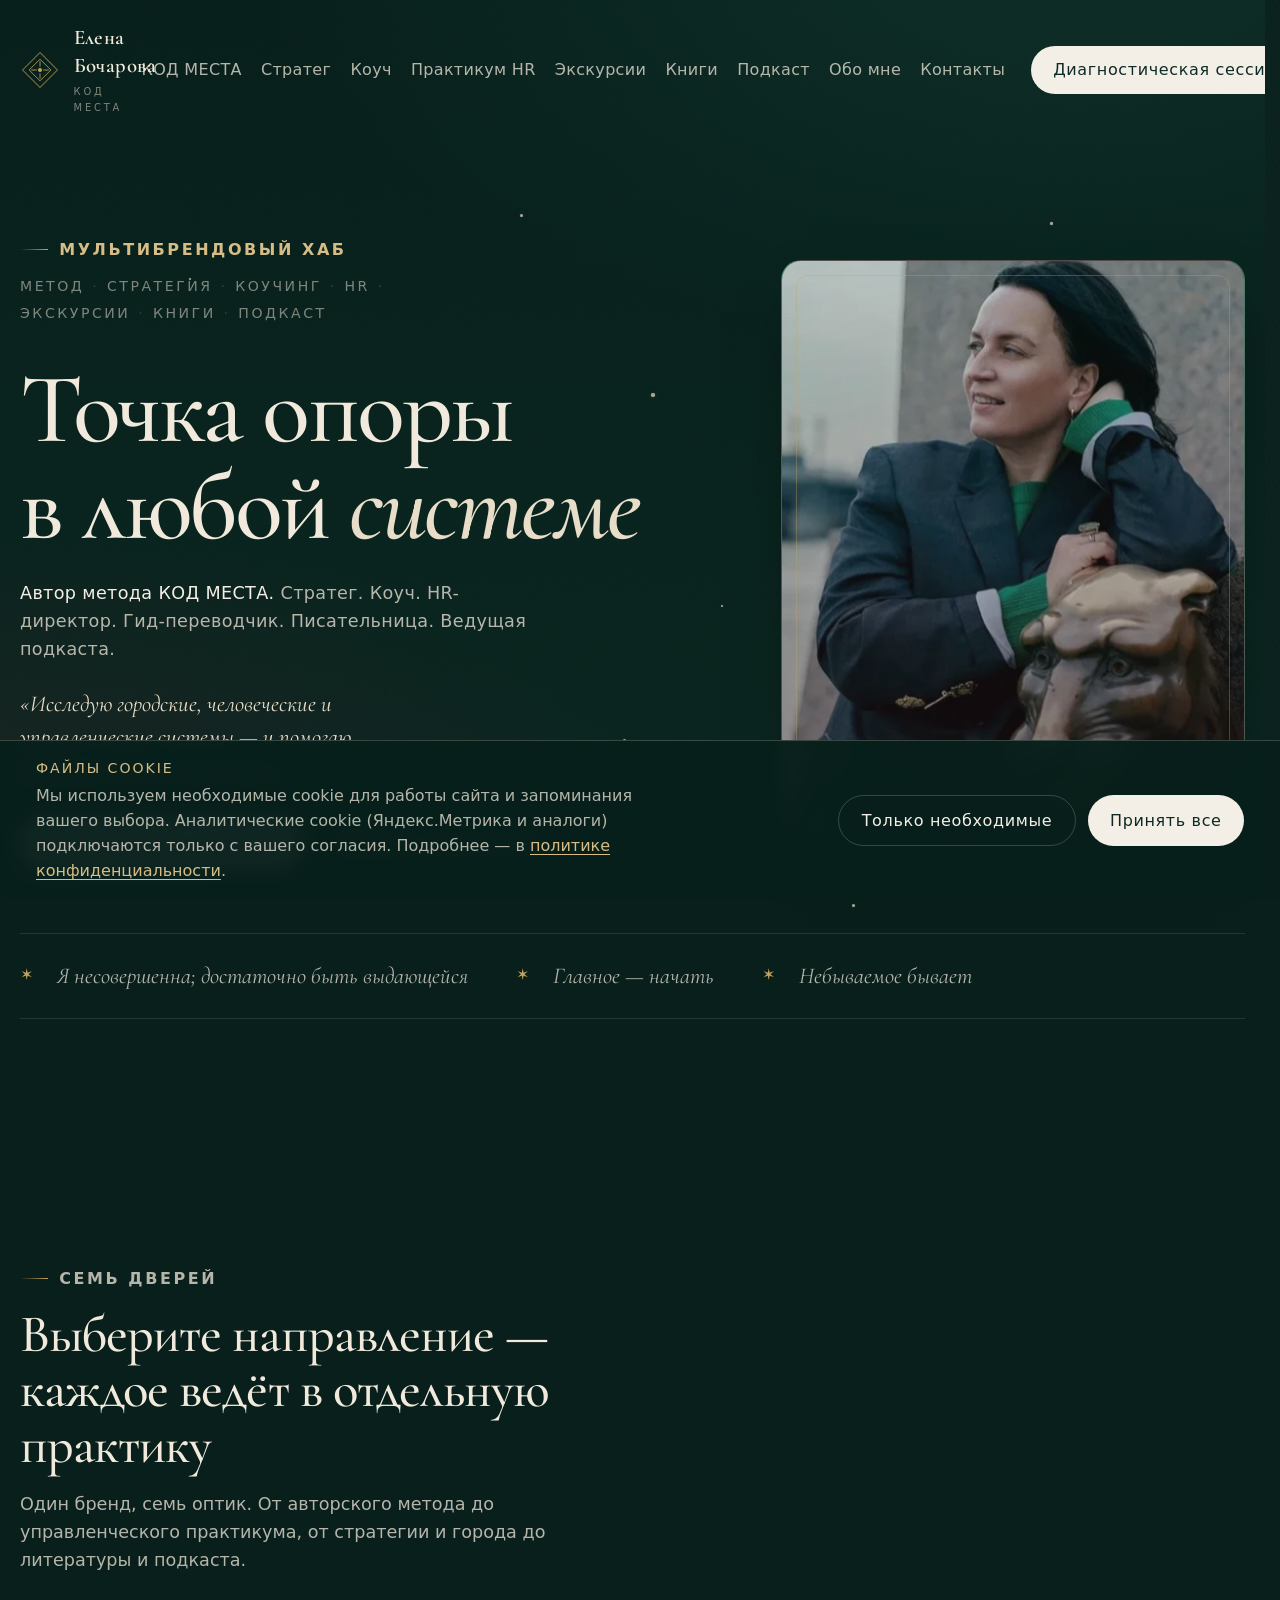
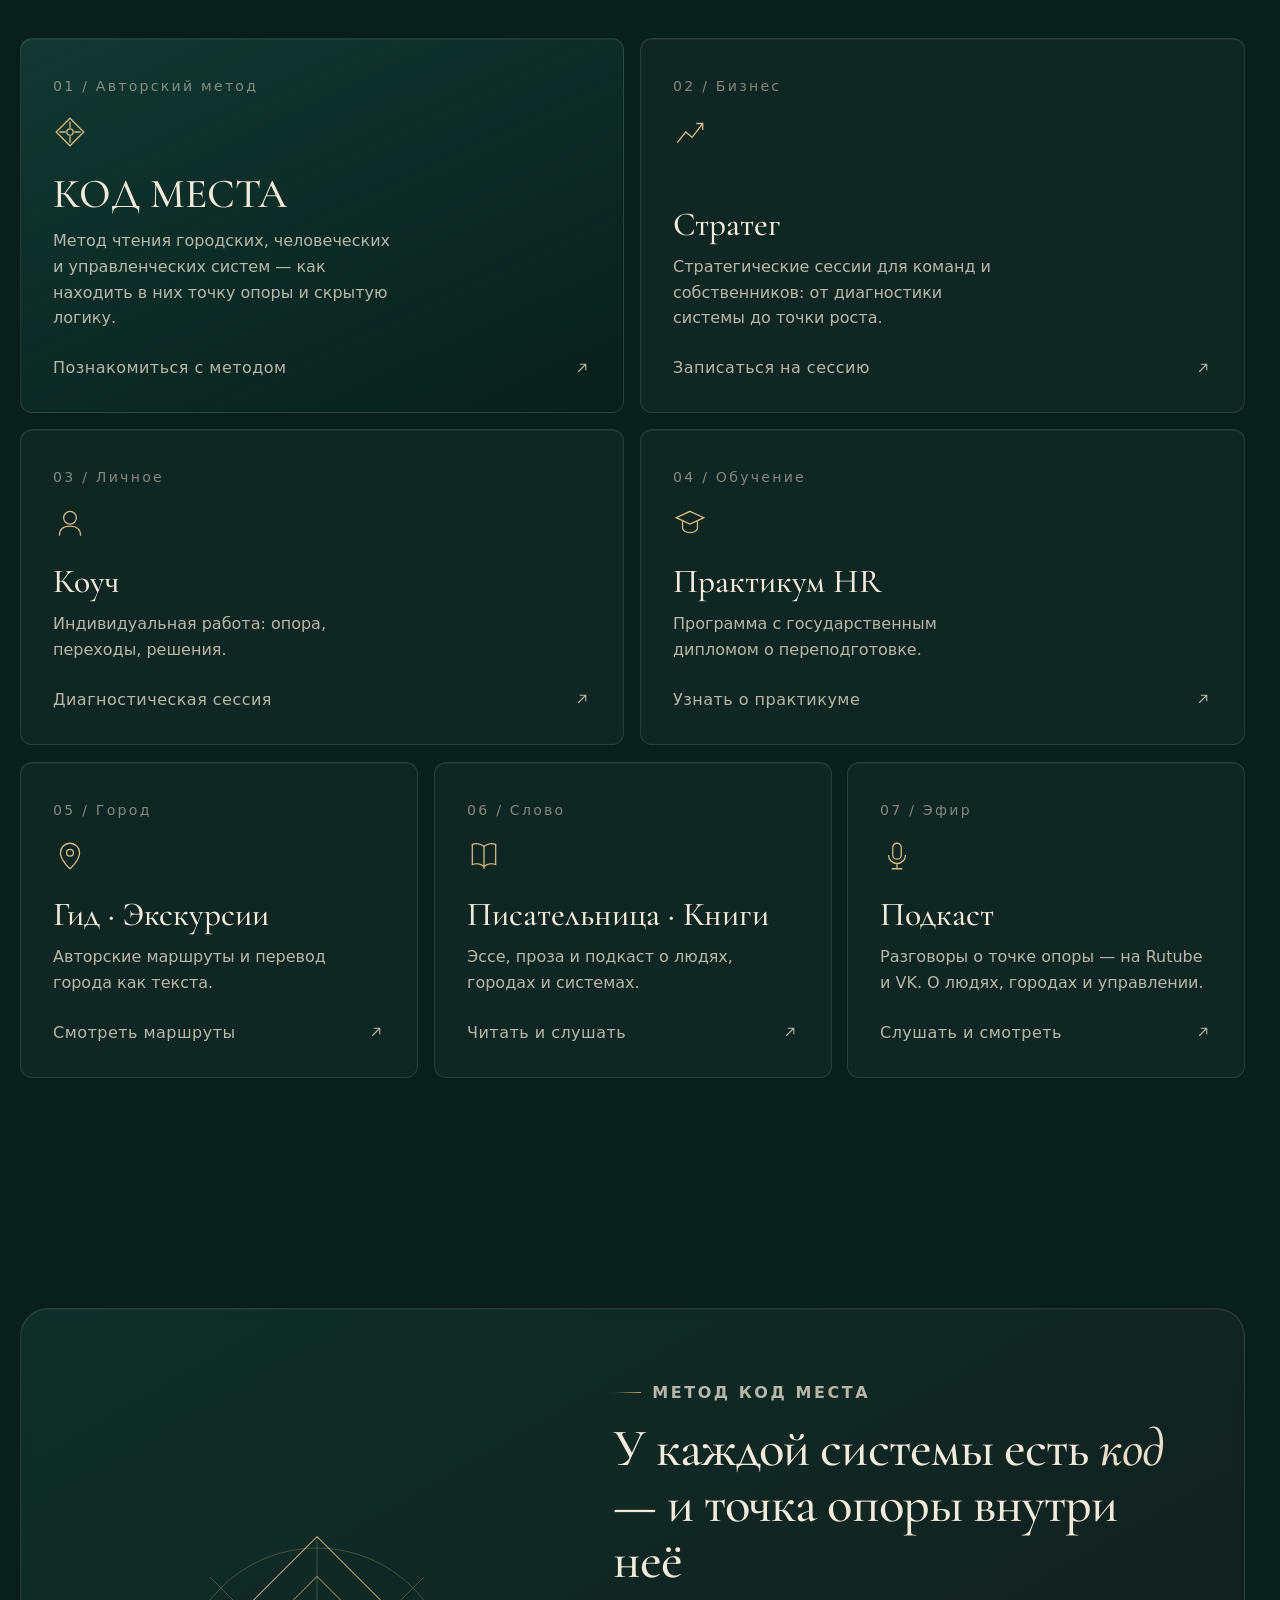
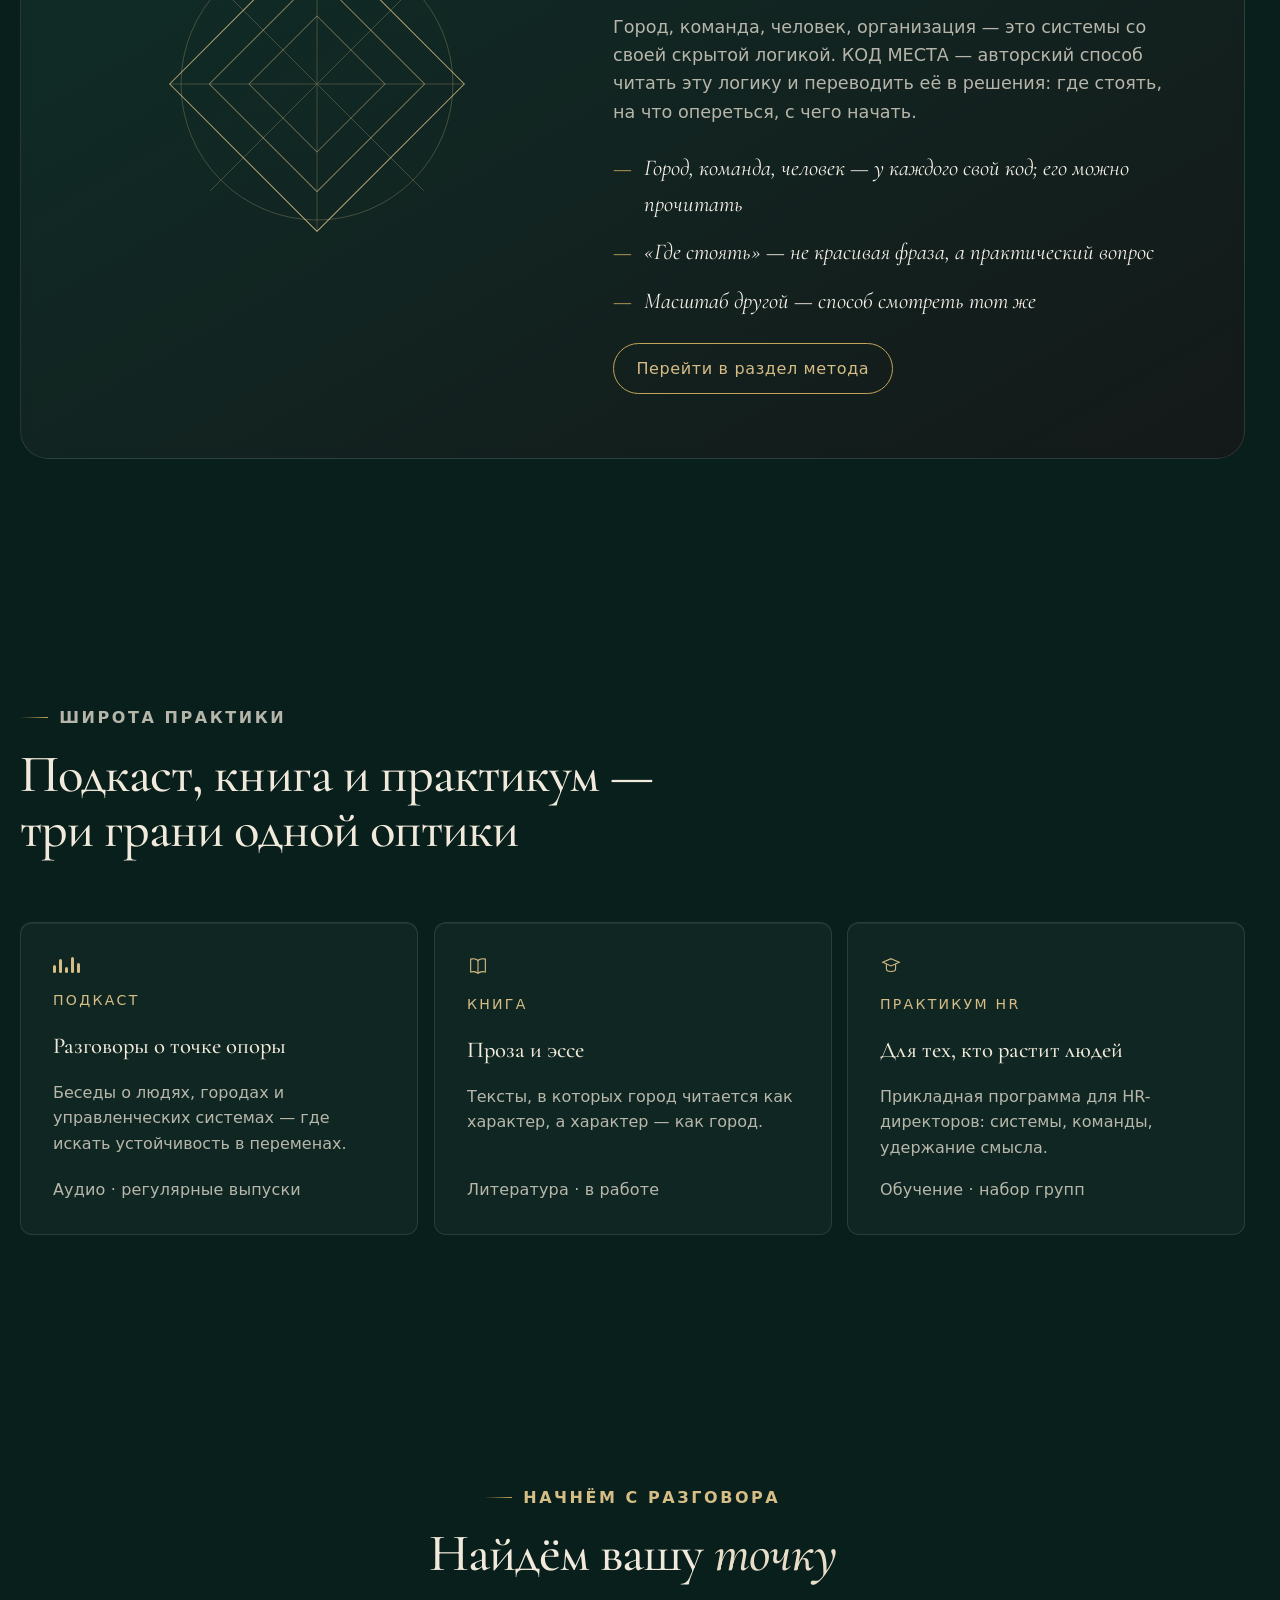
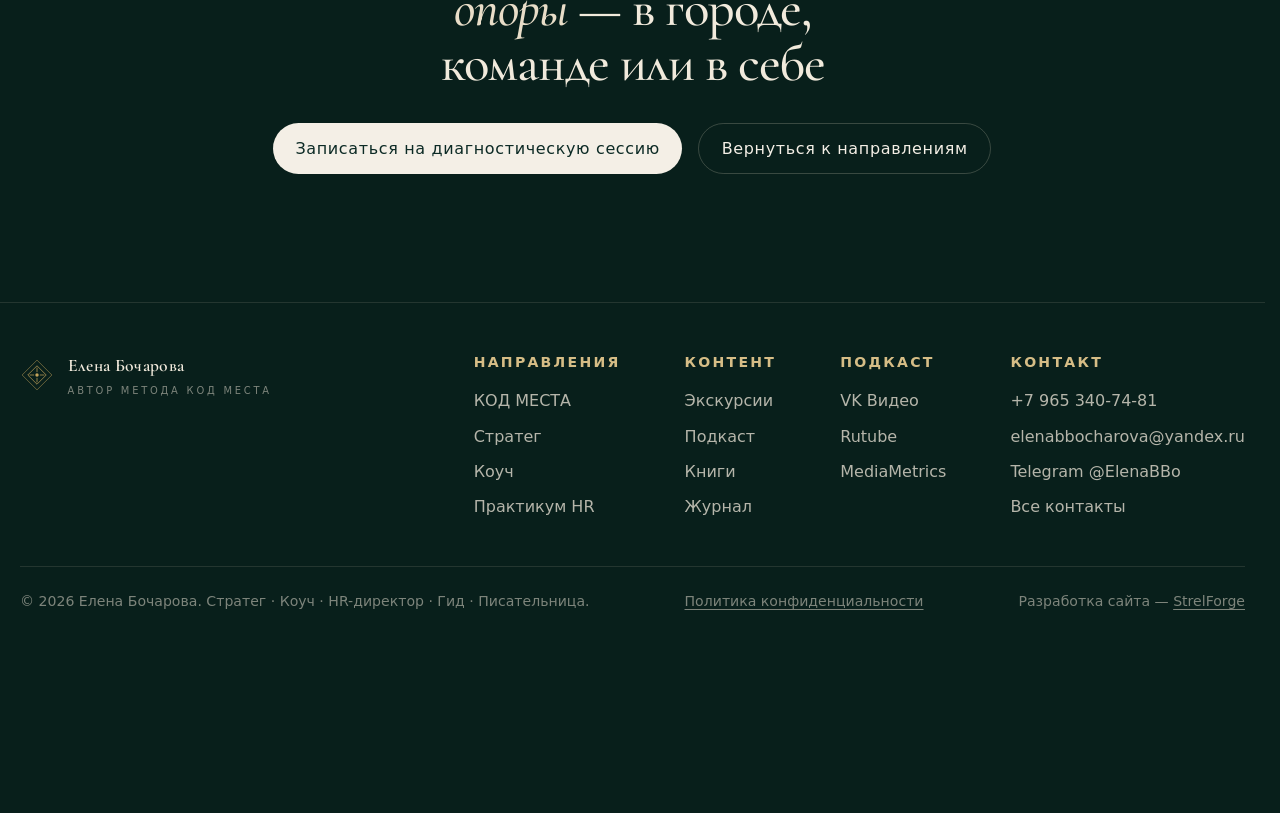
<file: index.html>
﻿<!DOCTYPE html>
<html lang="ru">
<head>
  <meta charset="UTF-8" />
  <script src="assets/js/identity-invite-redirect.js"></script>
  <style>html.pc-cover::before{content:"";position:fixed;inset:0;z-index:700;background:#081f1b}</style>
  <script>try{if(sessionStorage.getItem('pc-transit')==='1')document.documentElement.classList.add('pc-cover')}catch(e){}</script>
  <meta name="viewport" content="width=device-width, initial-scale=1.0" />
  <title>Елена Бочарова — Хаб направлений · КОД МЕСТА</title>
  <meta name="description" content="Елена Бочарова — автор метода КОД МЕСТА. Стратег, коуч, HR-директор, гид, писательница. Мультибрендовый хаб: метод, стратегия, коучинг, практикум HR, экскурсии, книги." />
  <link rel="canonical" href="https://elenabbocharova.ru/" />
  <meta property="og:title" content="Елена Бочарова — Хаб направлений" />
  <meta property="og:description" content="Исследую городские, человеческие и управленческие системы — и помогаю находить в них точку опоры." />
  <meta property="og:type" content="website" />
  <meta property="og:url" content="https://elenabbocharova.ru/" />
  <meta property="og:image" content="https://elenabbocharova.ru/assets/img/og-default.svg" />
  <meta name="twitter:card" content="summary_large_image" />

    <meta name="robots" content="index, follow" />
  <meta name="author" content="Елена Бочарова" />
  <meta name="theme-color" content="#081f1b" />
  <meta property="og:locale" content="ru_RU" />
  <meta property="og:site_name" content="Елена Бочарова · КОД МЕСТА" />
  <meta name="twitter:title" content="Елена Бочарова — Хаб направлений" />
  <meta name="twitter:description" content="Исследую городские, человеческие и управленческие системы — и помогаю находить в них точку опоры." />
  <meta name="twitter:image" content="https://elenabbocharova.ru/assets/img/og-default.svg" />
  <link rel="alternate" hreflang="ru" href="https://elenabbocharova.ru/" />
  <link rel="alternate" hreflang="x-default" href="https://elenabbocharova.ru/" />
<link rel="preconnect" href="https://api.fontshare.com" crossorigin />
  <link rel="preconnect" href="https://fonts.googleapis.com" />
  <link rel="preconnect" href="https://fonts.gstatic.com" crossorigin />
  <link href="https://api.fontshare.com/v2/css?f[]=switzer@300,400,500,600&display=swap" rel="stylesheet" />
  <link href="https://fonts.googleapis.com/css2?family=Cormorant+Garamond:ital,wght@0,400;0,500;0,600;1,400;1,500&family=Cormorant:ital,wght@0,400;0,500;1,400&display=swap" rel="stylesheet" />
  <link rel="stylesheet" href="assets/css/base.css" />
  <link rel="stylesheet" href="assets/css/style.css?v=20260723" />

  <link rel="icon" href="data:image/svg+xml,%3Csvg xmlns='http://www.w3.org/2000/svg' viewBox='0 0 32 32'%3E%3Crect width='32' height='32' rx='6' fill='%23081f1b'/%3E%3Cpath d='M16 5 L27 16 L16 27 L5 16 Z' fill='none' stroke='%23c4a35a' stroke-width='1.4'/%3E%3Ccircle cx='16' cy='16' r='3' fill='%23c4a35a'/%3E%3C/svg%3E" />

  <script type="application/ld+json">
  {
    "@context": "https://schema.org",
    "@type": "Person",
    "name": "Елена Бочарова",
    "jobTitle": ["Стратег", "Коуч", "HR-директор", "Гид-переводчик", "Писательница"],
    "description": "Автор метода КОД МЕСТА. Исследует городские, человеческие и управленческие системы.",
    "url": "https://elenabbocharova.ru/"
  }
  </script>

  <script type="application/ld+json">
  {
    "@context": "https://schema.org",
    "@type": "WebSite",
    "name": "Елена Бочарова · КОД МЕСТА",
    "url": "https://elenabbocharova.ru/",
    "description": "Официальный сайт Елены Бочаровой — автор метода КОД МЕСТА. Стратегия, коучинг, HR, экскурсии, книги, журнал.",
    "inLanguage": "ru-RU",
    "publisher": { "@type": "Person", "name": "Елена Бочарова" }
  }
  </script>
</head>
<body class="is-home">
  <a href="#main" class="btn btn-ghost skip-link">К содержанию</a>

  <div data-header></div>

  <main id="main">
    <!-- ===================== HERO ===================== -->
    <section class="hero wrap" aria-labelledby="hero-title">
      <div class="hero-grid">
        <div>
          <p class="eyebrow hero-eyebrow reveal" data-delay="60">Мультибрендовый хаб</p>
          <nav class="crumbs crumbs--hero reveal" aria-label="Направления" data-delay="100">
            <a href="kod-mesta/index.html">Метод</a><span class="sep" aria-hidden="true">·</span>
            <a href="strateg/index.html">Стратегия</a><span class="sep" aria-hidden="true">·</span>
            <a href="coach/index.html">Коучинг</a><span class="sep" aria-hidden="true">·</span>
            <a href="praktikum-hr/index.html">HR</a><span class="sep" aria-hidden="true">·</span>
            <a href="kod-mesta/excursions/index.html">Экскурсии</a><span class="sep" aria-hidden="true">·</span>
            <a href="books/index.html">Книги</a><span class="sep" aria-hidden="true">·</span>
            <a href="kod-mesta/podcast/index.html">Подкаст</a>
          </nav>
          <h1 id="hero-title" class="reveal reveal-mask" data-delay="140">Точка опоры<br>в любой <span class="accent">системе</span></h1>
          <p class="roles reveal" data-delay="300">
            <b>Автор метода КОД МЕСТА.</b> Стратег. Коуч. HR-директор. Гид-переводчик. Писательница. Ведущая подкаста.
          </p>
          <p class="lede reveal reveal-blur" data-delay="380">«Исследую городские, человеческие и управленческие системы — и помогаю находить в них точку опоры.»</p>
          <div class="hero-cta reveal" data-delay="460">
            <a href="kod-mesta/index.html" class="btn btn-primary">Познакомиться с методом</a>
            <a href="#doors" class="btn btn-ghost">Выбрать направление
              <svg width="15" height="15" viewBox="0 0 24 24" fill="none" stroke="currentColor" stroke-width="1.5"><path d="M5 12h14M13 6l6 6-6 6"/></svg>
            </a>
          </div>
        </div>

        <figure class="portrait portrait--photo reveal reveal-right" data-delay="220" aria-label="Елена Бочарова">
          <img src="assets/img/elena/elena-hero.webp" alt="Елена Бочарова — автор метода КОД МЕСТА" width="960" height="1200" loading="eager" decoding="async" />
          <div class="frame-line"></div>
        </figure>
      </div>

      <div class="motto-strip reveal" data-delay="560" data-stagger="120">
        <span class="reveal reveal-scale">Я несовершенна; достаточно быть выдающейся</span>
        <span class="reveal reveal-scale">Главное — начать</span>
        <span class="reveal reveal-scale">Небываемое бывает</span>
      </div>
    </section>

    <!-- ===================== DOORS ===================== -->
    <section class="section wrap" id="doors" aria-labelledby="doors-h">
      <div class="section-head" data-stagger="80">
        <p class="eyebrow reveal reveal-down">Семь дверей</p>
        <h2 id="doors-h" class="reveal reveal-blur">Выберите направление — каждое ведёт в отдельную практику</h2>
        <p class="reveal reveal-soft">Один бренд, семь оптик. От авторского метода до управленческого практикума, от стратегии и города до литературы и подкаста.</p>
      </div>

      <div class="doors" data-stagger="110">
        <a href="kod-mesta/index.html" class="door door--lg reveal reveal-left" style="background:linear-gradient(155deg, rgba(28,82,71,0.5), rgba(8,31,27,0.2));">
          <div>
            <span class="door-num">01 / Авторский метод</span>
            <svg class="door-icon" viewBox="0 0 32 32" fill="none" stroke="currentColor" stroke-width="1.2" style="margin-top:1rem"><path d="M16 3 L29 16 L16 29 L3 16 Z"/><circle cx="16" cy="16" r="3"/><path d="M16 6v6M16 20v6M6 16h6M20 16h6"/></svg>
          </div>
          <div>
            <h3 class="door-title">КОД&nbsp;МЕСТА</h3>
            <p class="door-desc">Метод чтения городских, человеческих и управленческих систем — как находить в них точку опоры и скрытую логику.</p>
            <div class="door-foot">
              <span class="door-cta">Познакомиться с методом</span>
              <svg class="door-arrow" viewBox="0 0 24 24" fill="none" stroke="currentColor" stroke-width="1.5"><path d="M7 17 L17 7M9 7h8v8"/></svg>
            </div>
          </div>
        </a>

        <a href="strateg/index.html" class="door door--md reveal reveal-right">
          <div>
            <span class="door-num">02 / Бизнес</span>
            <svg class="door-icon" viewBox="0 0 32 32" fill="none" stroke="currentColor" stroke-width="1.2" style="margin-top:1rem"><path d="M4 26 L12 16 L18 21 L28 8"/><path d="M22 8h6v6"/></svg>
          </div>
          <div>
            <h3 class="door-title">Стратег</h3>
            <p class="door-desc">Стратегические сессии для команд и собственников: от диагностики системы до точки роста.</p>
            <div class="door-foot">
              <span class="door-cta">Записаться на сессию</span>
              <svg class="door-arrow" viewBox="0 0 24 24" fill="none" stroke="currentColor" stroke-width="1.5"><path d="M7 17 L17 7M9 7h8v8"/></svg>
            </div>
          </div>
        </a>

        <a href="coach/index.html" class="door door--md reveal reveal-left">
          <div>
            <span class="door-num">03 / Личное</span>
            <svg class="door-icon" viewBox="0 0 32 32" fill="none" stroke="currentColor" stroke-width="1.2" style="margin-top:1rem"><circle cx="16" cy="11" r="6"/><path d="M6 28c0-6 4-9 10-9s10 3 10 9"/></svg>
          </div>
          <div>
            <h3 class="door-title">Коуч</h3>
            <p class="door-desc">Индивидуальная работа: опора, переходы, решения.</p>
            <div class="door-foot">
              <span class="door-cta">Диагностическая сессия</span>
              <svg class="door-arrow" viewBox="0 0 24 24" fill="none" stroke="currentColor" stroke-width="1.5"><path d="M7 17 L17 7M9 7h8v8"/></svg>
            </div>
          </div>
        </a>

        <a href="praktikum-hr/index.html" class="door door--md reveal reveal-right">
          <div>
            <span class="door-num">04 / Обучение</span>
            <svg class="door-icon" viewBox="0 0 32 32" fill="none" stroke="currentColor" stroke-width="1.2" style="margin-top:1rem"><path d="M16 5 L29 11 L16 17 L3 11 Z"/><path d="M9 14v7c0 2 3 4 7 4s7-2 7-4v-7"/></svg>
          </div>
          <div>
            <h3 class="door-title">Практикум&nbsp;HR</h3>
            <p class="door-desc">Программа с государственным дипломом о переподготовке.</p>
            <div class="door-foot">
              <span class="door-cta">Узнать о практикуме</span>
              <svg class="door-arrow" viewBox="0 0 24 24" fill="none" stroke="currentColor" stroke-width="1.5"><path d="M7 17 L17 7M9 7h8v8"/></svg>
            </div>
          </div>
        </a>

        <a href="kod-mesta/excursions/index.html" class="door door--sm reveal reveal-soft">
          <div>
            <span class="door-num">05 / Город</span>
            <svg class="door-icon" viewBox="0 0 32 32" fill="none" stroke="currentColor" stroke-width="1.2" style="margin-top:1rem"><path d="M16 28s9-8 9-15a9 9 0 1 0-18 0c0 7 9 15 9 15Z"/><circle cx="16" cy="13" r="3.2"/></svg>
          </div>
          <div>
            <h3 class="door-title">Гид · Экскурсии</h3>
            <p class="door-desc">Авторские маршруты и перевод города как текста.</p>
            <div class="door-foot">
              <span class="door-cta">Смотреть маршруты</span>
              <svg class="door-arrow" viewBox="0 0 24 24" fill="none" stroke="currentColor" stroke-width="1.5"><path d="M7 17 L17 7M9 7h8v8"/></svg>
            </div>
          </div>
        </a>

        <a href="books/index.html" class="door door--sm reveal reveal-scale">
          <div>
            <span class="door-num">06 / Слово</span>
            <svg class="door-icon" viewBox="0 0 32 32" fill="none" stroke="currentColor" stroke-width="1.2" style="margin-top:1rem"><path d="M16 7c-3-3-8-3-11-2v19c3-1 8-1 11 2 3-3 8-3 11-2V5c-3-1-8-1-11 2Z"/><path d="M16 7v21"/></svg>
          </div>
          <div>
            <h3 class="door-title">Писательница · Книги</h3>
            <p class="door-desc">Эссе, проза и подкаст о людях, городах и системах.</p>
            <div class="door-foot">
              <span class="door-cta">Читать и слушать</span>
              <svg class="door-arrow" viewBox="0 0 24 24" fill="none" stroke="currentColor" stroke-width="1.5"><path d="M7 17 L17 7M9 7h8v8"/></svg>
            </div>
          </div>
        </a>

        <a href="kod-mesta/podcast/index.html" class="door door--sm reveal reveal-right">
          <div>
            <span class="door-num">07 / Эфир</span>
            <svg class="door-icon" viewBox="0 0 32 32" fill="none" stroke="currentColor" stroke-width="1.2" style="margin-top:1rem"><rect x="12" y="4" width="8" height="15" rx="4"/><path d="M8 15a8 8 0 0 0 16 0M16 23v5M11 28h10"/></svg>
          </div>
          <div>
            <h3 class="door-title">Подкаст</h3>
            <p class="door-desc">Разговоры о точке опоры — на Rutube и VK. О людях, городах и управлении.</p>
            <div class="door-foot">
              <span class="door-cta">Слушать и смотреть</span>
              <svg class="door-arrow" viewBox="0 0 24 24" fill="none" stroke="currentColor" stroke-width="1.5"><path d="M7 17 L17 7M9 7h8v8"/></svg>
            </div>
          </div>
        </a>
      </div>
    </section>

    <!-- ===================== METHOD / PHILOSOPHY ===================== -->
    <section class="section wrap" id="method" aria-labelledby="method-h">
      <div class="method">
        <div class="glyph-stage reveal reveal-left">
          <canvas class="path-atmosphere path-atmosphere--glyph" data-path-graph="diamond" aria-hidden="true"></canvas>
          <svg class="glyph-svg" viewBox="0 0 300 300" fill="none" aria-hidden="true">
            <g stroke="currentColor" stroke-width="0.9" opacity="0.85">
              <path d="M150 20 L280 150 L150 280 L20 150 Z"/>
              <path d="M150 55 L245 150 L150 245 L55 150 Z" opacity="0.7"/>
              <path d="M150 90 L210 150 L150 210 L90 150 Z" opacity="0.55"/>
            </g>
            <g stroke="currentColor" stroke-width="0.6" opacity="0.4">
              <line x1="150" y1="150" x2="150" y2="20"/>
              <line x1="150" y1="150" x2="280" y2="150"/>
              <line x1="150" y1="150" x2="150" y2="280"/>
              <line x1="150" y1="150" x2="20" y2="150"/>
              <line x1="150" y1="150" x2="244" y2="56"/>
              <line x1="150" y1="150" x2="56" y2="56"/>
              <line x1="150" y1="150" x2="244" y2="244"/>
              <line x1="150" y1="150" x2="56" y2="244"/>
              <circle cx="150" cy="150" r="120" stroke-dasharray="2 6"/>
            </g>
          </svg>
        </div>
        <div class="reveal reveal-right" data-delay="140">
          <p class="eyebrow">Метод КОД МЕСТА</p>
          <h2 id="method-h">У каждой системы есть <em>код</em> — и точка опоры внутри неё</h2>
          <p>Город, команда, человек, организация — это системы со своей скрытой логикой. КОД МЕСТА — авторский способ читать эту логику и переводить её в решения: где стоять, на что опереться, с чего начать.</p>
          <ul class="principles">
            <li>Город, команда, человек — у каждого свой код; его можно прочитать</li>
            <li>«Где стоять» — не красивая фраза, а практический вопрос</li>
            <li>Масштаб другой — способ смотреть тот же</li>
          </ul>
          <div class="hero-cta">
            <a href="kod-mesta/index.html" class="btn btn-gold">Перейти в раздел метода</a>
          </div>
        </div>
      </div>
    </section>

    <!-- ===================== PROOF OF BREADTH ===================== -->
    <section class="section wrap" id="breadth" aria-labelledby="breadth-h">
      <div class="section-head reveal">
        <p class="eyebrow">Широта практики</p>
        <h2 id="breadth-h">Подкаст, книга и практикум — три грани одной оптики</h2>
      </div>
      <div class="proof" data-stagger="100">
        <a href="kod-mesta/podcast/index.html" class="proof-card reveal">
          <div class="wave" aria-hidden="true"><i style="height:8px"></i><i style="height:14px"></i><i style="height:6px"></i><i style="height:16px"></i><i style="height:10px"></i></div>
          <span class="proof-kicker">Подкаст</span>
          <h3>Разговоры о точке опоры</h3>
          <p>Беседы о людях, городах и управленческих системах — где искать устойчивость в переменах.</p>
          <span class="proof-meta">Аудио · регулярные выпуски</span>
        </a>
        <a href="books/index.html" class="proof-card reveal">
          <svg width="22" height="22" viewBox="0 0 24 24" fill="none" stroke="var(--gold-soft)" stroke-width="1.2" aria-hidden="true"><path d="M12 6c-2-2-6-2-8-1.5v14c2-.5 6-.5 8 1.5 2-2 6-2 8-1.5v-14C18 4 14 4 12 6Z"/><path d="M12 6v14"/></svg>
          <span class="proof-kicker">Книга</span>
          <h3>Проза и эссе</h3>
          <p>Тексты, в которых город читается как характер, а характер — как город.</p>
          <span class="proof-meta">Литература · в работе</span>
        </a>
        <a href="praktikum-hr/index.html" class="proof-card reveal">
          <svg width="22" height="22" viewBox="0 0 24 24" fill="none" stroke="var(--gold-soft)" stroke-width="1.2" aria-hidden="true"><path d="M12 4 L21 8 L12 12 L3 8 Z"/><path d="M7 10v5c0 1.6 2.2 3 5 3s5-1.4 5-3v-5"/></svg>
          <span class="proof-kicker">Практикум HR</span>
          <h3>Для тех, кто растит людей</h3>
          <p>Прикладная программа для HR-директоров: системы, команды, удержание смысла.</p>
          <span class="proof-meta">Обучение · набор групп</span>
        </a>
      </div>
    </section>

    <!-- ===================== CLOSER / CTA ===================== -->
    <section class="closer wrap" id="contact" aria-labelledby="closer-h">
      <p class="eyebrow reveal" style="justify-content:center">Начнём с разговора</p>
      <h2 id="closer-h" class="reveal">Найдём вашу <em>точку опоры</em> — в городе, команде или в себе</h2>
      <div class="closer-cta reveal">
        <a href="strateg/index.html#contact" class="btn btn-primary">Записаться на диагностическую сессию</a>
        <a href="#doors" class="btn btn-ghost">Вернуться к направлениям</a>
      </div>
    </section>
  </main>

  <div data-footer></div>

  <script src="assets/js/forms.js" defer></script>
  <script src="assets/js/seo.js" defer></script>
  <script src="content/bundle.js" defer></script>
  <script src="assets/js/content.js" defer></script>
  <script src="assets/js/path-atmosphere.js?v=20260721" defer></script>
  <script src="assets/js/site.js" defer></script>
</body>
</html>
</file>
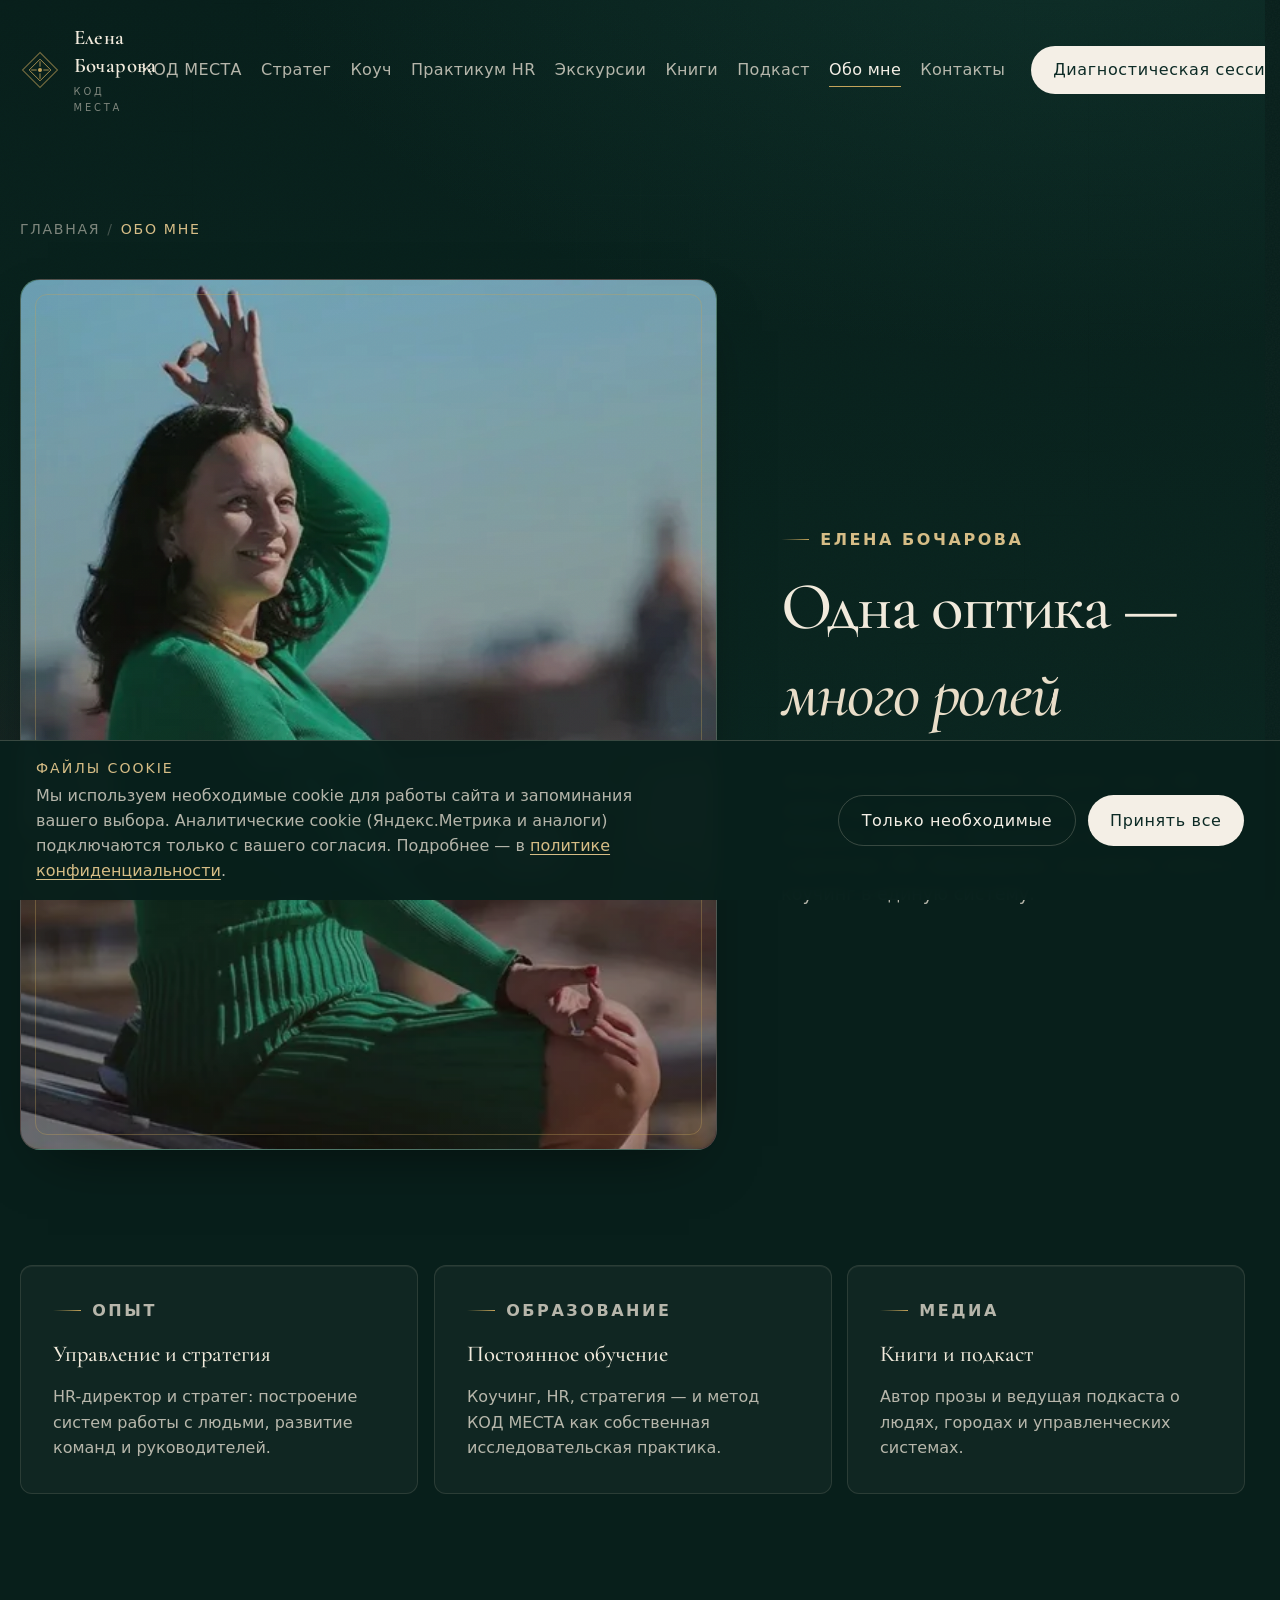
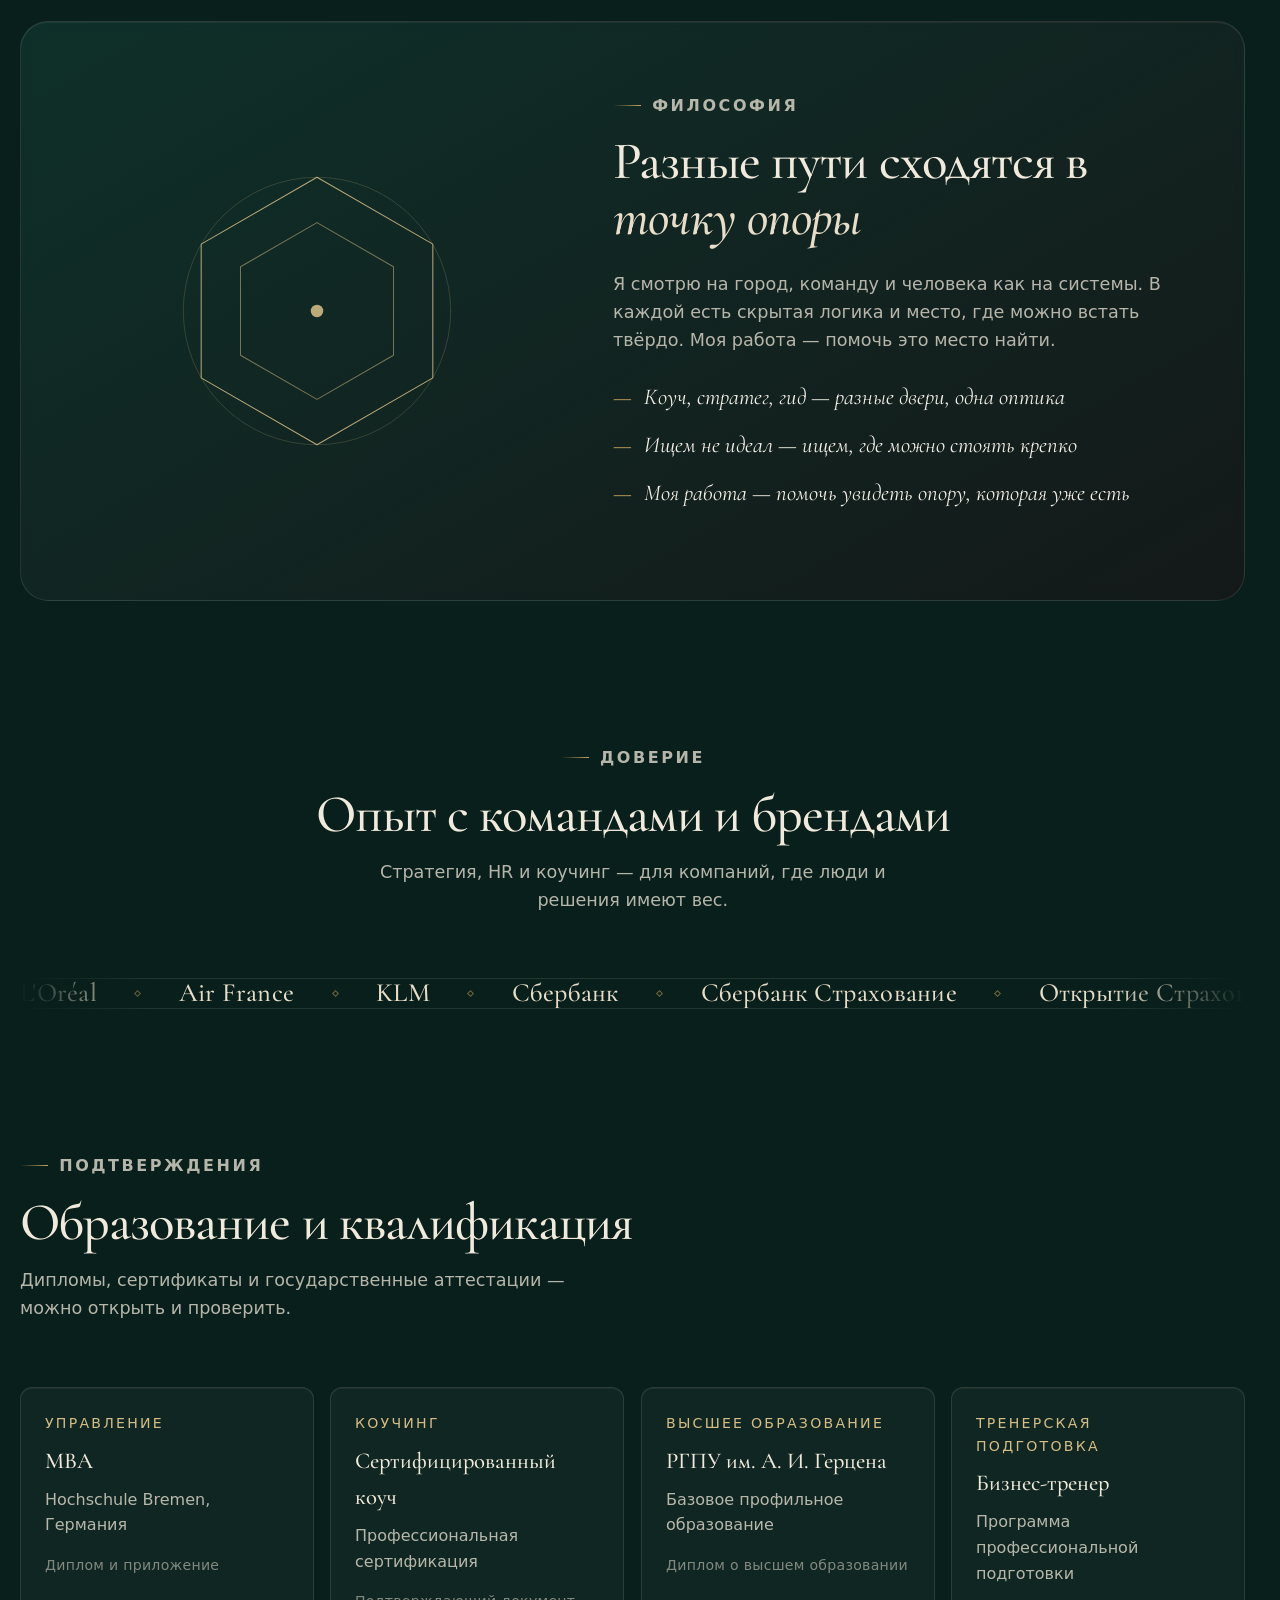
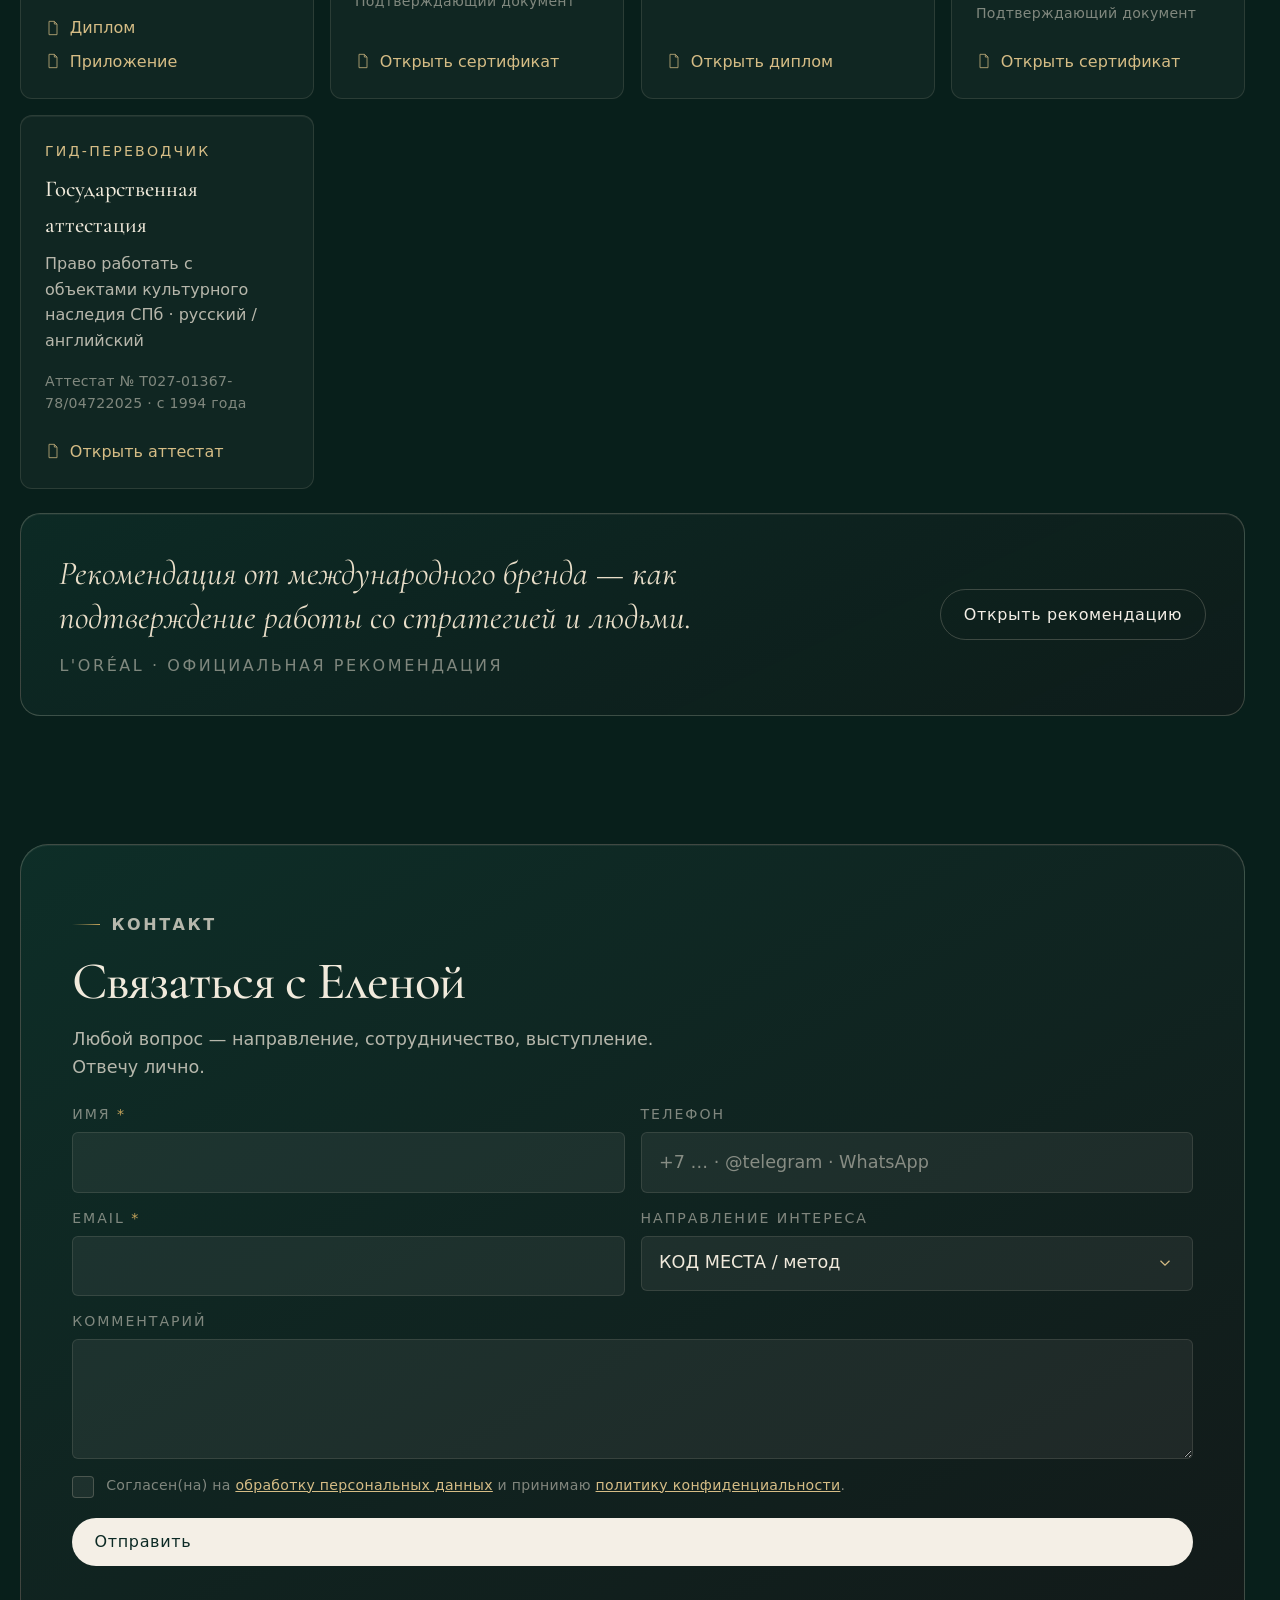
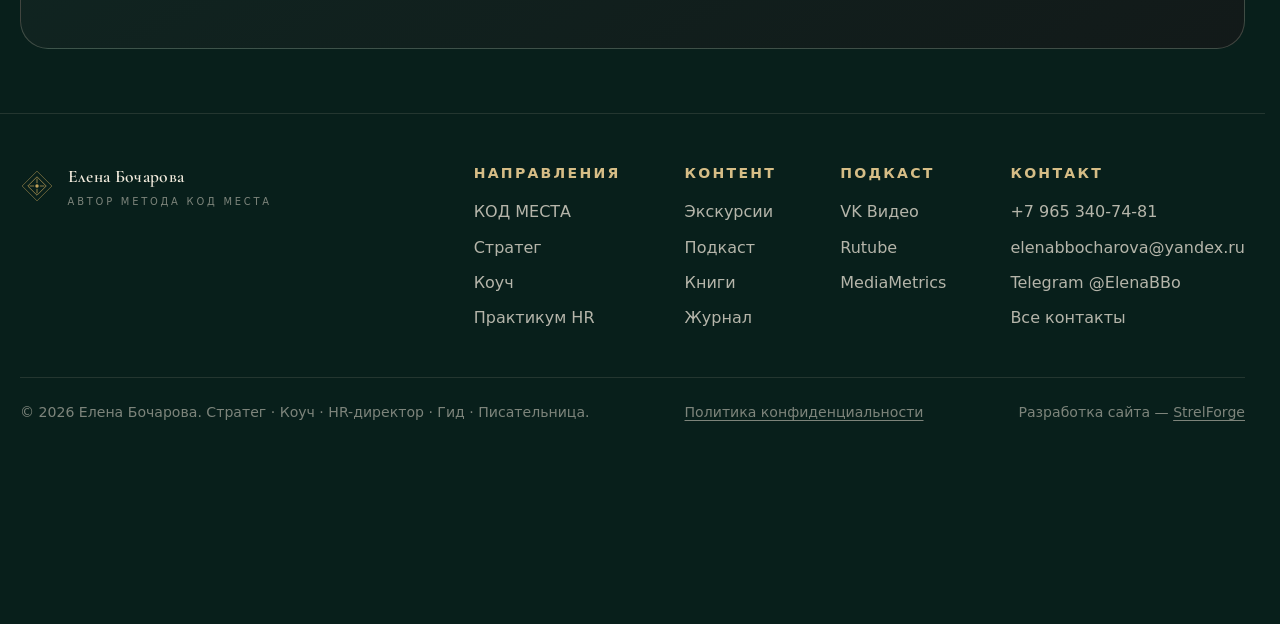
<file: about/index.html>
﻿<!DOCTYPE html>
<html lang="ru">
<head>
  <meta charset="UTF-8" />
  <style>html.pc-cover::before{content:"";position:fixed;inset:0;z-index:700;background:#081f1b}</style>
  <script>try{if(sessionStorage.getItem('pc-transit')==='1')document.documentElement.classList.add('pc-cover')}catch(e){}</script>
  <meta name="viewport" content="width=device-width, initial-scale=1.0" />
  <title>Обо мне — Елена Бочарова · биография и опыт</title>
  <meta name="description" content="Елена Бочарова: автор метода КОД МЕСТА, стратег, коуч, HR-директор, гид-переводчик, писательница и ведущая подкаста. Опыт, образование, философия и контакты." />
  <link rel="canonical" href="https://elenabbocharova.ru/about/" />
  <meta property="og:title" content="Обо мне — Елена Бочарова" />
  <meta property="og:description" content="Биография, опыт, образование и философия." />
  <meta property="og:type" content="profile" />
  <meta property="og:url" content="https://elenabbocharova.ru/about/" />
  <meta property="og:image" content="https://elenabbocharova.ru/assets/img/og-default.svg" />

    <meta name="robots" content="index, follow" />
  <meta name="author" content="Елена Бочарова" />
  <meta name="theme-color" content="#081f1b" />
  <meta property="og:locale" content="ru_RU" />
  <meta property="og:site_name" content="Елена Бочарова · КОД МЕСТА" />
  <meta name="twitter:card" content="summary_large_image" />
  <meta name="twitter:title" content="Обо мне — Елена Бочарова" />
  <meta name="twitter:description" content="Биография, опыт, образование и философия." />
  <meta name="twitter:image" content="https://elenabbocharova.ru/assets/img/og-default.svg" />
  <link rel="alternate" hreflang="ru" href="https://elenabbocharova.ru/about/" />
  <link rel="alternate" hreflang="x-default" href="https://elenabbocharova.ru/about/" /><link rel="preconnect" href="https://api.fontshare.com" crossorigin />
  <link rel="preconnect" href="https://fonts.googleapis.com" />
  <link rel="preconnect" href="https://fonts.gstatic.com" crossorigin />
  <link href="https://api.fontshare.com/v2/css?f[]=switzer@300,400,500,600&display=swap" rel="stylesheet" />
  <link href="https://fonts.googleapis.com/css2?family=Cormorant+Garamond:ital,wght@0,400;0,500;0,600;1,400;1,500&family=Cormorant:ital,wght@0,400;0,500;1,400&display=swap" rel="stylesheet" />
  <link rel="stylesheet" href="../assets/css/base.css" />
  <link rel="stylesheet" href="../assets/css/style.css?v=20260723" />
  <link rel="icon" href="data:image/svg+xml,%3Csvg xmlns='http://www.w3.org/2000/svg' viewBox='0 0 32 32'%3E%3Crect width='32' height='32' rx='6' fill='%23081f1b'/%3E%3Cpath d='M16 5 L27 16 L16 27 L5 16 Z' fill='none' stroke='%23c4a35a' stroke-width='1.4'/%3E%3Ccircle cx='16' cy='16' r='3' fill='%23c4a35a'/%3E%3C/svg%3E" />
</head>
<body>
  <a href="#main" class="btn btn-ghost skip-link">К содержанию</a>
  <div data-header></div>

  <main id="main">
    <section class="subhero wrap">
      <nav class="crumbs reveal" aria-label="Хлебные крошки">
        <a href="../index.html">Главная</a><span class="sep">/</span><span aria-current="page">Обо мне</span>
      </nav>
      <div class="hero-grid" style="align-items:center; margin-top:1rem">
        <figure class="portrait portrait--photo reveal reveal-left" data-delay="220" aria-label="Елена Бочарова">
          <img src="../assets/img/elena/elena-guide.webp" alt="Елена Бочарова" width="960" height="1200" loading="lazy" decoding="async" />
          <div class="frame-line"></div>
        </figure>
        <div>
          <p class="eyebrow reveal" data-delay="60">Елена Бочарова</p>
          <h1 data-split>Одна оптика — <em>много ролей</em></h1>
          <p class="subhero-roles reveal reveal-blur" data-delay="280">Автор метода КОД МЕСТА. Стратег, коуч, HR-директор, гид-переводчик, писательница и ведущая подкаста. Объединяю город, людей, стратегию, HR, образование, экскурсии, книги и коучинг в единую систему.</p>
        </div>
      </div>
    </section>

    <section class="section section--tight wrap">
      <div class="feature-grid" data-stagger="100">
        <div class="feature reveal"><p class="eyebrow">Опыт</p><h3>Управление и стратегия</h3><p>HR-директор и стратег: построение систем работы с людьми, развитие команд и руководителей.</p></div>
        <div class="feature reveal"><p class="eyebrow">Образование</p><h3>Постоянное обучение</h3><p>Коучинг, HR, стратегия — и метод КОД МЕСТА как собственная исследовательская практика.</p></div>
        <div class="feature reveal"><p class="eyebrow">Медиа</p><h3>Книги и подкаст</h3><p>Автор прозы и ведущая подкаста о людях, городах и управленческих системах.</p></div>
      </div>
    </section>

    <section class="section section--tight wrap">
      <div class="method">
        <div class="glyph-stage reveal reveal-left">
          <canvas class="path-atmosphere path-atmosphere--glyph" data-path-graph="roles-six" aria-hidden="true"></canvas>
          <svg class="glyph-svg" viewBox="0 0 300 300" fill="none" aria-hidden="true">
            <g stroke="currentColor" stroke-width="0.9" opacity="0.85">
              <path d="M150 32 L252.2 91 L252.2 209 L150 268 L47.8 209 L47.8 91 Z"/>
              <path d="M150 72 L217.5 111 L217.5 189 L150 228 L82.5 189 L82.5 111 Z" opacity="0.62"/>
            </g>
            <circle cx="150" cy="150" r="118" stroke="currentColor" stroke-width="0.55" stroke-dasharray="2 7" opacity="0.32"/>
            <circle cx="150" cy="150" r="5.5" fill="currentColor" opacity="0.88"/>
          </svg>
        </div>
        <div class="reveal reveal-right" data-delay="120">
          <p class="eyebrow">Философия</p>
          <h2>Разные пути сходятся в <em>точку опоры</em></h2>
          <p>Я смотрю на город, команду и человека как на системы. В каждой есть скрытая логика и место, где можно встать твёрдо. Моя работа — помочь это место найти.</p>
          <ul class="principles">
            <li>Коуч, стратег, гид — разные двери, одна оптика</li>
            <li>Ищем не идеал — ищем, где можно стоять крепко</li>
            <li>Моя работа — помочь увидеть опору, которая уже есть</li>
          </ul>
        </div>
      </div>
    </section>

    <section class="section section--tight wrap" aria-labelledby="clients-title">
      <div class="section-head section-head--center reveal reveal-down">
        <p class="eyebrow">Доверие</p>
        <h2 id="clients-title">Опыт с командами и брендами</h2>
        <p>Стратегия, HR и коучинг — для компаний, где люди и решения имеют вес.</p>
      </div>
      <ul class="client-wall reveal reveal-soft" data-marquee aria-label="Клиенты и бренды">
        <li><span class="cw-name">L'Oréal</span></li>
        <li><span class="cw-name">Air France</span></li>
        <li><span class="cw-name">KLM</span></li>
        <li><span class="cw-name">Сбербанк</span></li>
        <li><span class="cw-name">Сбербанк Страхование</span></li>
        <li><span class="cw-name">Открытие Страхование</span></li>
        <li><span class="cw-name">РЖД</span></li>
        <li><span class="cw-name">Parallels</span></li>
        <li><span class="cw-name">ERGO</span></li>
        <li><span class="cw-name">Райффайзен Лайф</span></li>
        <li><span class="cw-name">hh.ru</span></li>
      </ul>
    </section>

    <section class="section section--tight wrap" aria-labelledby="creds-title">
      <div class="section-head reveal reveal-down">
        <p class="eyebrow">Подтверждения</p>
        <h2 id="creds-title">Образование и квалификация</h2>
        <p>Дипломы, сертификаты и государственные аттестации — можно открыть и проверить.</p>
      </div>
      <div class="cred-grid" data-stagger="90">
        <article class="cred-card reveal">
          <span class="cred-type">Управление</span>
          <h3>MBA</h3>
          <p>Hochschule Bremen, Германия</p>
          <span class="cred-detail">Диплом и приложение</span>
          <div class="cred-links">
            <a class="cred-doc" href="../assets/documents/Bocharova_MBA1.pdf" target="_blank" rel="noopener">
              <svg viewBox="0 0 24 24" fill="none" stroke="currentColor" stroke-width="1.4"><path d="M6 2h8l4 4v16H6Z"/><path d="M14 2v4h4"/></svg>Диплом</a>
            <a class="cred-doc" href="../assets/documents/Bocharova_MBA2.pdf" target="_blank" rel="noopener">
              <svg viewBox="0 0 24 24" fill="none" stroke="currentColor" stroke-width="1.4"><path d="M6 2h8l4 4v16H6Z"/><path d="M14 2v4h4"/></svg>Приложение</a>
          </div>
        </article>
        <article class="cred-card reveal">
          <span class="cred-type">Коучинг</span>
          <h3>Сертифицированный коуч</h3>
          <p>Профессиональная сертификация</p>
          <span class="cred-detail">Подтверждающий документ</span>
          <div class="cred-links">
            <a class="cred-doc" href="../assets/documents/Bocharova_Coach.pdf" target="_blank" rel="noopener">
              <svg viewBox="0 0 24 24" fill="none" stroke="currentColor" stroke-width="1.4"><path d="M6 2h8l4 4v16H6Z"/><path d="M14 2v4h4"/></svg>Открыть сертификат</a>
          </div>
        </article>
        <article class="cred-card reveal">
          <span class="cred-type">Высшее образование</span>
          <h3>РГПУ им. А. И. Герцена</h3>
          <p>Базовое профильное образование</p>
          <span class="cred-detail">Диплом о высшем образовании</span>
          <div class="cred-links">
            <a class="cred-doc" href="../assets/documents/Bocharova_RGPU.pdf" target="_blank" rel="noopener">
              <svg viewBox="0 0 24 24" fill="none" stroke="currentColor" stroke-width="1.4"><path d="M6 2h8l4 4v16H6Z"/><path d="M14 2v4h4"/></svg>Открыть диплом</a>
          </div>
        </article>
        <article class="cred-card reveal">
          <span class="cred-type">Тренерская подготовка</span>
          <h3>Бизнес-тренер</h3>
          <p>Программа профессиональной подготовки</p>
          <span class="cred-detail">Подтверждающий документ</span>
          <div class="cred-links">
            <a class="cred-doc" href="../assets/documents/Bocharova_Trainer.pdf" target="_blank" rel="noopener">
              <svg viewBox="0 0 24 24" fill="none" stroke="currentColor" stroke-width="1.4"><path d="M6 2h8l4 4v16H6Z"/><path d="M14 2v4h4"/></svg>Открыть сертификат</a>
          </div>
        </article>
        <article class="cred-card reveal">
          <span class="cred-type">Гид-переводчик</span>
          <h3>Государственная аттестация</h3>
          <p>Право работать с объектами культурного наследия СПб · русский / английский</p>
          <span class="cred-detail">Аттестат № T027-01367-78/04722025 · с 1994 года</span>
          <div class="cred-links">
            <a class="cred-doc" href="../assets/img/elena/elena-badge.webp" target="_blank" rel="noopener">
              <svg viewBox="0 0 24 24" fill="none" stroke="currentColor" stroke-width="1.4"><path d="M6 2h8l4 4v16H6Z"/><path d="M14 2v4h4"/></svg>Открыть аттестат</a>
          </div>
        </article>
      </div>

      <div class="recommend reveal reveal-scale">
        <p class="rec-quote">Рекомендация от международного бренда — как подтверждение работы со стратегией и людьми.<span class="rec-by">L'Oréal · официальная рекомендация</span></p>
        <a class="btn btn-ghost" href="../assets/documents/recommendation-loreal.jpg" target="_blank" rel="noopener">Открыть рекомендацию</a>
      </div>
    </section>

    <section class="section section--tight wrap" id="contact">
      <div class="panel reveal reveal-right">
        <div class="section-head" style="margin-bottom:1.5rem">
          <p class="eyebrow">Контакт</p>
          <h2>Связаться с Еленой</h2>
          <p>Любой вопрос — направление, сотрудничество, выступление. Отвечу лично.</p>
        </div>
        <form class="form form--wide" data-form="contact" name="contact" method="POST" data-netlify="true" netlify-honeypot="bot-field">
          <input type="hidden" name="form-name" value="contact" />
          <p class="visually-hidden" aria-hidden="true"><label>Не заполняйте: <input name="bot-field" tabindex="-1" autocomplete="off" /></label></p>
          <div class="form-row">
          <div class="field"><label for="ab-name">Имя <span class="req">*</span></label><input id="ab-name" name="name" required /></div>
          <div class="field"><label for="ab-phone">Телефон</label><input id="ab-phone" name="phone" type="tel" /></div>
          </div>
          <div class="form-row">
          <div class="field"><label for="ab-email">Email <span class="req">*</span></label><input id="ab-email" name="email" type="email" required /></div>
          <div class="field">
            <label for="ab-interest">Направление интереса</label>
            <select id="ab-interest" name="interest">
              <option>КОД МЕСТА / метод</option>
              <option>Стратег / бизнес</option>
              <option>Коучинг</option>
              <option>Практикум HR</option>
              <option>Экскурсии</option>
              <option>Подкаст</option>
              <option>Книги</option>
              <option>Другое</option>
            </select>
          </div>
          </div>
          <div class="field field--full"><label for="ab-msg">Комментарий</label><textarea id="ab-msg" name="message"></textarea></div>
          <div class="field field--full consent">
            <input type="checkbox" id="ab-consent" name="consent" required />
            <label for="ab-consent">Согласен(на) на <a href="../privacy/index.html#consent">обработку персональных данных</a> и принимаю <a href="../privacy/index.html">политику конфиденциальности</a>.</label>
          </div>
          <div class="field field--full">
            <button type="submit" class="btn btn-primary">Отправить</button>
            <p class="form-status" role="status" aria-live="polite"></p>
          </div>
        </form>
      </div>
    </section>
  </main>

  <div data-footer></div>
  <script src="../assets/js/forms.js" defer></script>
  <script src="../assets/js/seo.js" defer></script>
  <script src="../content/bundle.js" defer></script>
  <script src="../assets/js/content.js" defer></script>
  <script src="../assets/js/path-atmosphere.js?v=20260721" defer></script>
  <script src="../assets/js/site.js" defer></script>
</body>
</html>
</file>
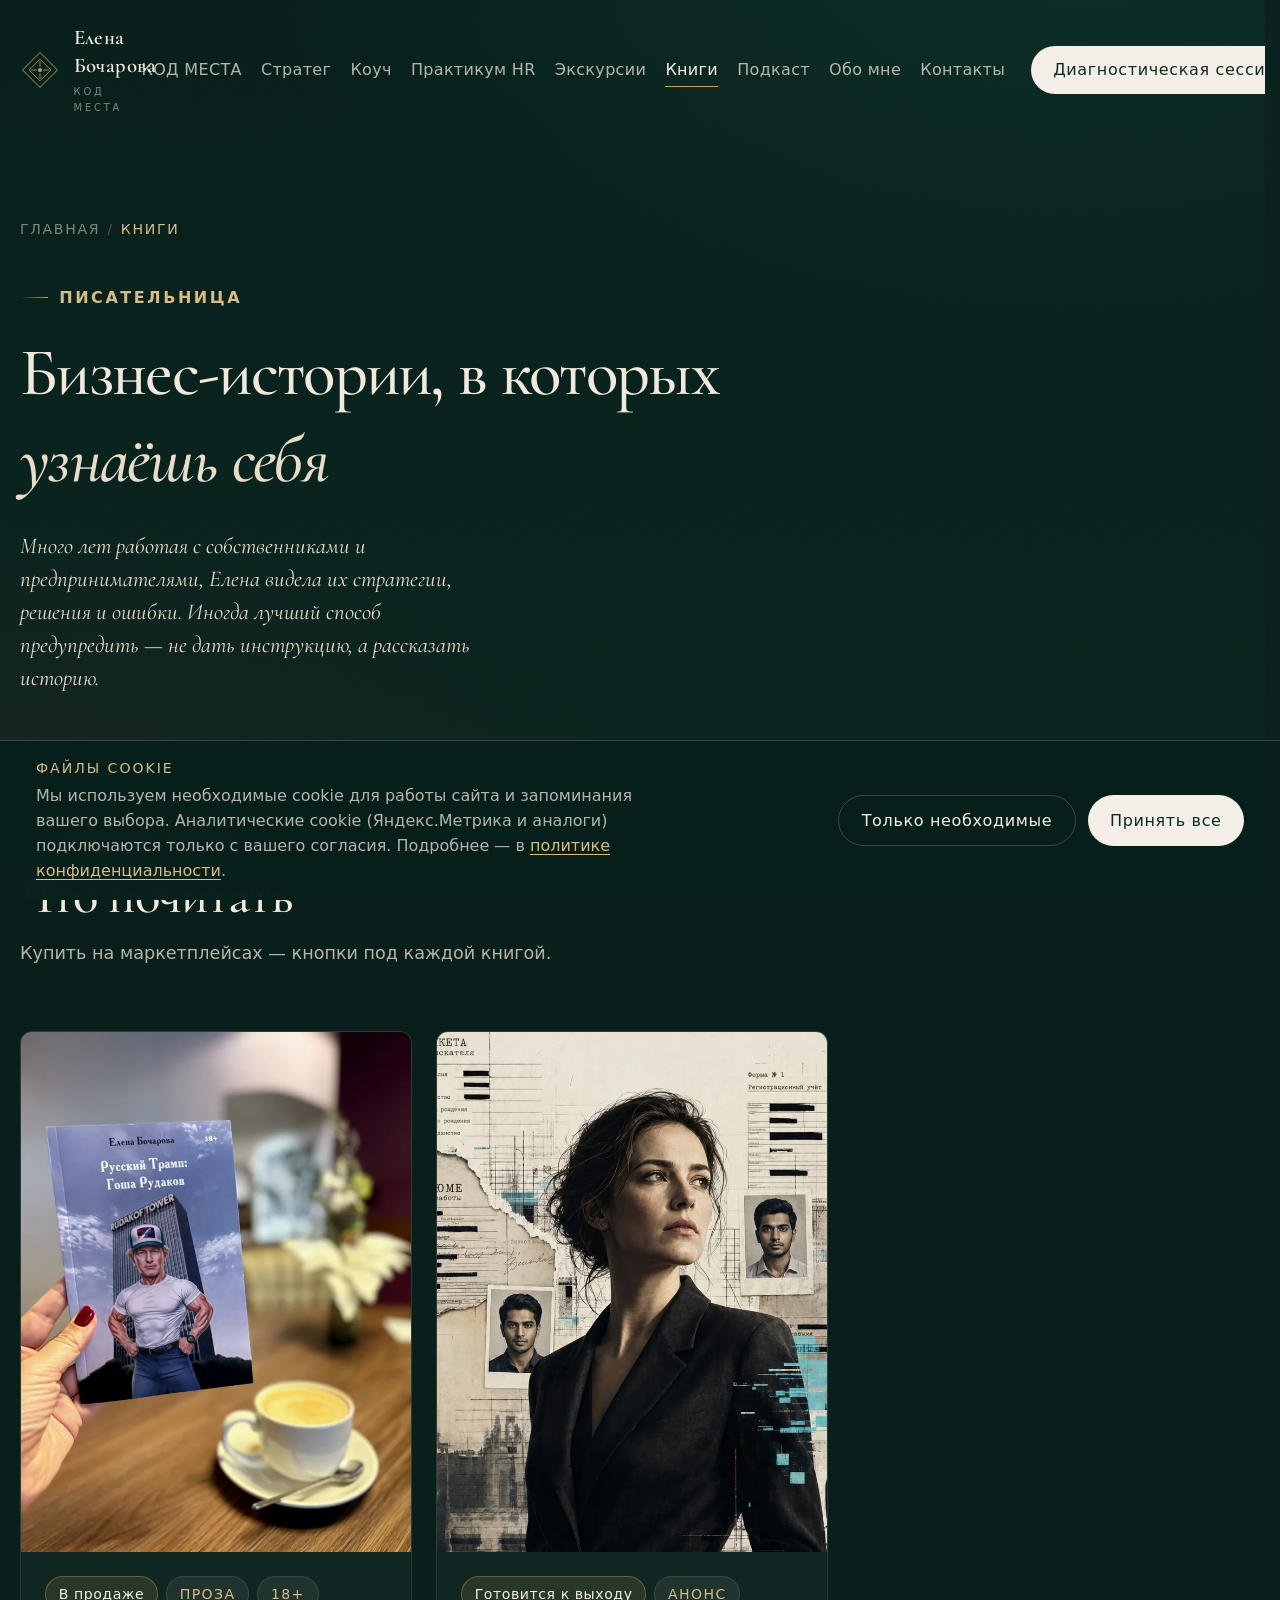
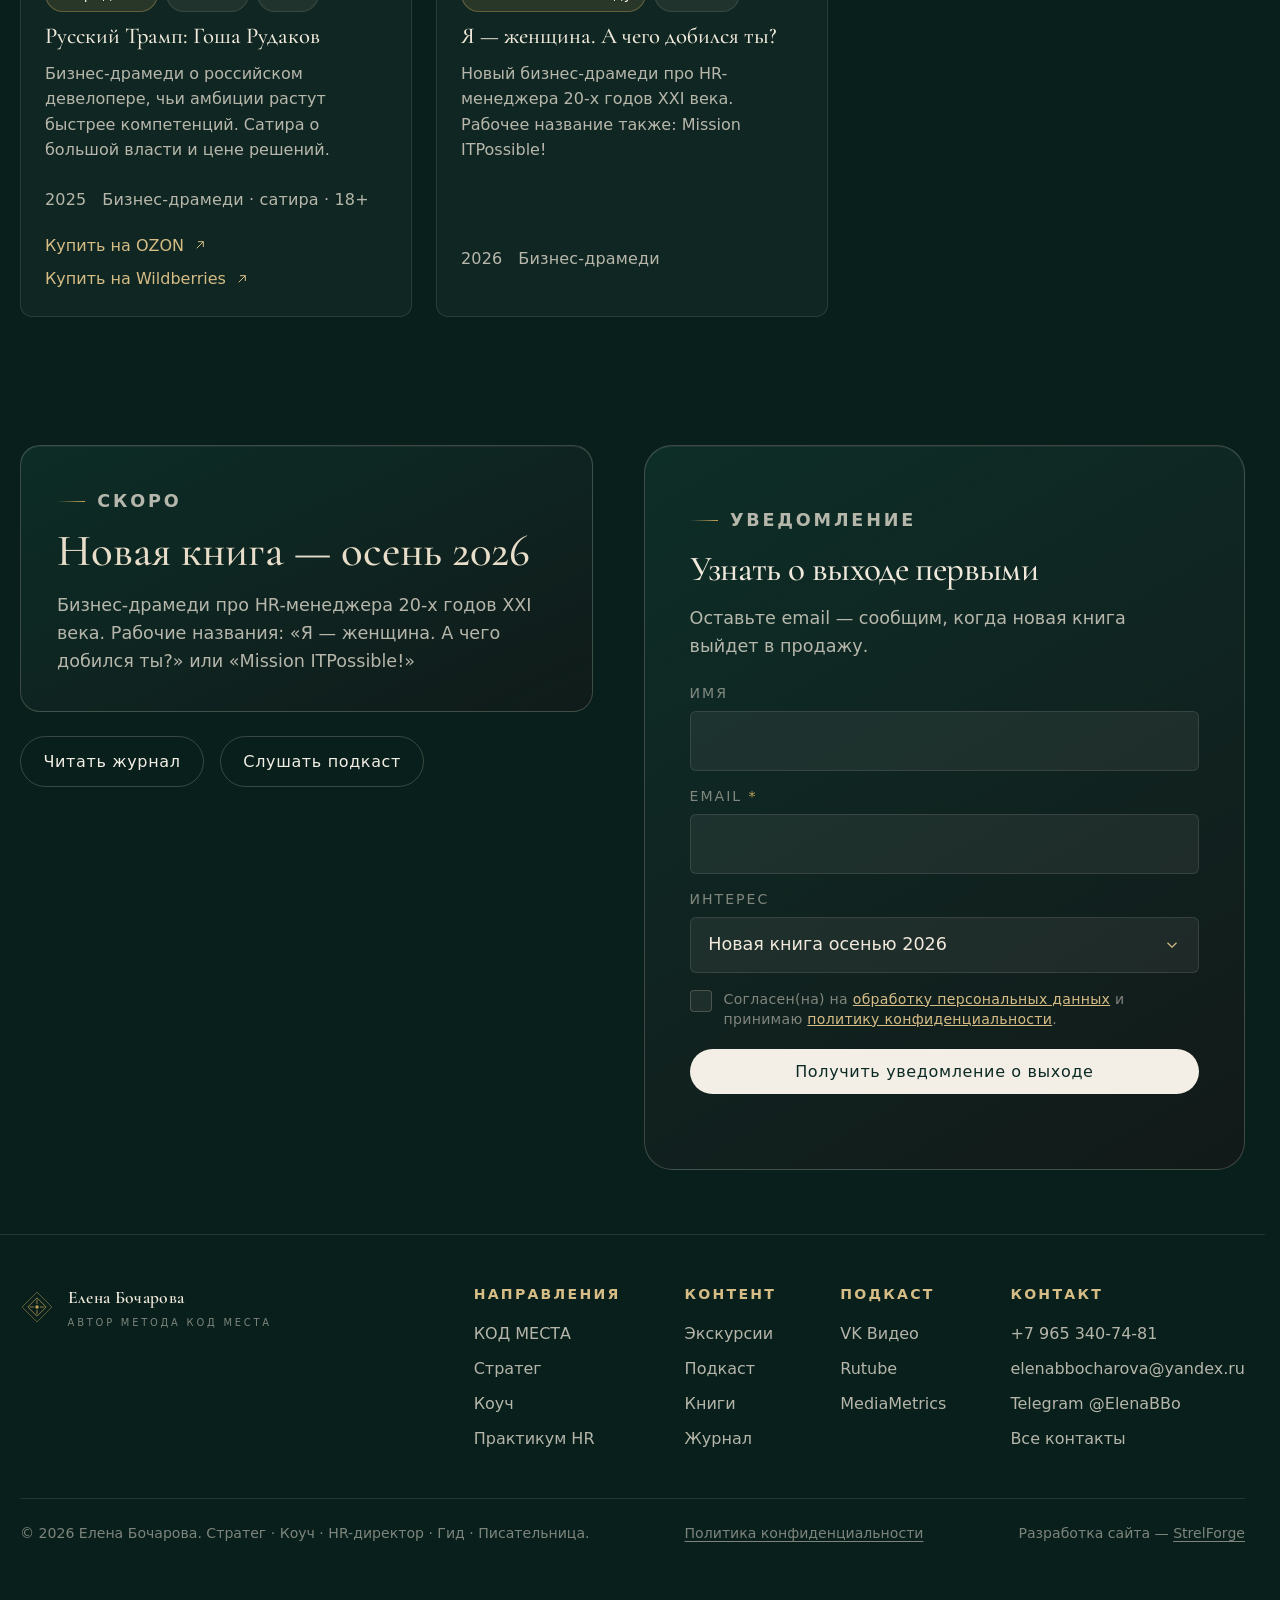
<file: books/index.html>
﻿<!DOCTYPE html>

<html lang="ru">

<head>

  <meta charset="UTF-8" />
  <style>html.pc-cover::before{content:"";position:fixed;inset:0;z-index:700;background:#081f1b}</style>
  <script>try{if(sessionStorage.getItem('pc-transit')==='1')document.documentElement.classList.add('pc-cover')}catch(e){}</script>

  <meta name="viewport" content="width=device-width, initial-scale=1.0" />

  <title>Книги — проза и эссе · Елена Бочарова</title>

  <meta name="description" content="Книги Елены Бочаровой: бизнес-драмеди «Русский Трамп: Гоша Рудаков» и анонс новой книги. Купить на маркетплейсах или получить уведомление о выходе." />

  <link rel="canonical" href="https://elenabbocharova.ru/books/" />

  <meta property="og:title" content="Книги — проза и эссе" />

  <meta property="og:description" content="Бизнес-истории как способ увидеть себя со стороны." />

  <meta property="og:type" content="website" />

  <meta property="og:url" content="https://elenabbocharova.ru/books/" />

  <meta property="og:image" content="https://elenabbocharova.ru/assets/img/og-default.svg" />



    <meta name="robots" content="index, follow" />
  <meta name="author" content="Елена Бочарова" />
  <meta name="theme-color" content="#081f1b" />
  <meta property="og:locale" content="ru_RU" />
  <meta property="og:site_name" content="Елена Бочарова · КОД МЕСТА" />
  <meta name="twitter:card" content="summary_large_image" />
  <meta name="twitter:title" content="Книги — проза и эссе" />
  <meta name="twitter:description" content="Бизнес-истории как способ увидеть себя со стороны." />
  <meta name="twitter:image" content="https://elenabbocharova.ru/assets/img/og-default.svg" />
  <link rel="alternate" hreflang="ru" href="https://elenabbocharova.ru/books/" />
  <link rel="alternate" hreflang="x-default" href="https://elenabbocharova.ru/books/" />
<link rel="preconnect" href="https://api.fontshare.com" crossorigin />
  <link rel="preconnect" href="https://fonts.googleapis.com" />
  <link rel="preconnect" href="https://fonts.gstatic.com" crossorigin />
  <link href="https://api.fontshare.com/v2/css?f[]=switzer@300,400,500,600&display=swap" rel="stylesheet" />
  <link href="https://fonts.googleapis.com/css2?family=Cormorant+Garamond:ital,wght@0,400;0,500;0,600;1,400;1,500&family=Cormorant:ital,wght@0,400;0,500;1,400&display=swap" rel="stylesheet" />
  <link rel="stylesheet" href="../assets/css/base.css" />

  <link rel="stylesheet" href="../assets/css/style.css?v=20260710" />

  <link rel="icon" href="data:image/svg+xml,%3Csvg xmlns='http://www.w3.org/2000/svg' viewBox='0 0 32 32'%3E%3Crect width='32' height='32' rx='6' fill='%23081f1b'/%3E%3Cpath d='M16 5 L27 16 L16 27 L5 16 Z' fill='none' stroke='%23c4a35a' stroke-width='1.4'/%3E%3Ccircle cx='16' cy='16' r='3' fill='%23c4a35a'/%3E%3C/svg%3E" />

</head>

<body>

  <a href="#main" class="btn btn-ghost skip-link">К содержанию</a>

  <div data-header></div>



  <main id="main">

    <section class="subhero wrap">

      <nav class="crumbs reveal" aria-label="Хлебные крошки">

        <a href="../index.html">Главная</a><span class="sep">/</span><span aria-current="page">Книги</span>

      </nav>

      <div class="subhero-inner">

        <p class="eyebrow reveal" data-delay="60">Писательница</p>

        <h1 data-split>Бизнес-истории, в которых <em>узнаёшь себя</em></h1>

        <p class="lede reveal reveal-blur" data-delay="280">Много лет работая с собственниками и предпринимателями, Елена видела их стратегии, решения и ошибки. Иногда лучший способ предупредить — не дать инструкцию, а рассказать историю.</p>

      </div>

    </section>



    <section class="section section--tight wrap">

      <div class="section-head reveal reveal-down">

        <p class="eyebrow">Библиография</p>

        <h2>Что почитать</h2>

        <p>Купить на маркетплейсах — кнопки под каждой книгой.</p>

      </div>

      <div class="card-grid card-grid--2" id="books" data-stagger="110"></div>

    </section>



    <section class="section section--tight wrap" id="notify">

      <div class="funnel-grid">

        <div class="funnel-aside reveal reveal-left">

          <div class="offer-highlight reveal reveal-scale" data-delay="80">

            <p class="eyebrow offer-kicker">Скоро</p>

            <p class="offer-time">Новая книга — осень 2026</p>

            <p>Бизнес-драмеди про HR-менеджера 20-х годов XXI века. Рабочие названия: «Я — женщина. А чего добился ты?» или «Mission ITPossible!»</p>

          </div>

          <div class="hero-cta" style="margin-top:1.5rem">

            <a href="../journal/index.html" class="btn btn-ghost">Читать журнал</a>

            <a href="../kod-mesta/podcast/index.html" class="btn btn-ghost">Слушать подкаст</a>

          </div>

        </div>



        <div class="panel panel--funnel">

          <div class="section-head">

            <p class="eyebrow">Уведомление</p>

            <h2>Узнать о выходе первыми</h2>

            <p>Оставьте email — сообщим, когда новая книга выйдет в продажу.</p>

          </div>

          <form class="form" data-form="book-notify" name="book-notify" method="POST" data-netlify="true" netlify-honeypot="bot-field"

            data-success="Спасибо! Сообщим о выходе новой книги на указанный email.">

            <input type="hidden" name="form-name" value="book-notify" />

            <p class="visually-hidden" aria-hidden="true"><label>Не заполняйте: <input name="bot-field" tabindex="-1" autocomplete="off" /></label></p>

            <div class="form-row">
            <div class="field"><label for="bn-name">Имя</label><input id="bn-name" name="name" /></div>

            <div class="field"><label for="bn-email">Email <span class="req">*</span></label><input id="bn-email" name="email" type="email" required /></div>
            </div>

            <div class="field field--full">

              <label for="bn-interest">Интерес</label>

              <select id="bn-interest" name="interest">

                <option>Новая книга осенью 2026</option>

                <option>Обе книги и анонсы</option>

              </select>

            </div>

            <div class="field consent">

              <input type="checkbox" id="bn-consent" name="consent" required />

              <label for="bn-consent">Согласен(на) на <a href="../privacy/index.html#consent">обработку персональных данных</a> и принимаю <a href="../privacy/index.html">политику конфиденциальности</a>.</label>

            </div>

            <div class="field">

              <button type="submit" class="btn btn-primary">Получить уведомление о выходе</button>

              <p class="form-status" role="status" aria-live="polite"></p>

            </div>

          </form>

        </div>

      </div>

    </section>

  </main>



  <div data-footer></div>

  <script src="../assets/js/forms.js" defer></script>

  <script src="../assets/js/seo.js" defer></script>
  <script src="../content/bundle.js" defer></script>

  <script src="../assets/js/content.js" defer></script>

  <script src="../assets/js/site.js" defer></script>

  <script>

    document.addEventListener('DOMContentLoaded', function () {

      window.SiteContent.renderCollection({ mount: '#books', path: '/content/books.json', type: 'book', emptyText: 'Книги скоро появятся.' });

    });

  </script>

</body>

</html>
</file>
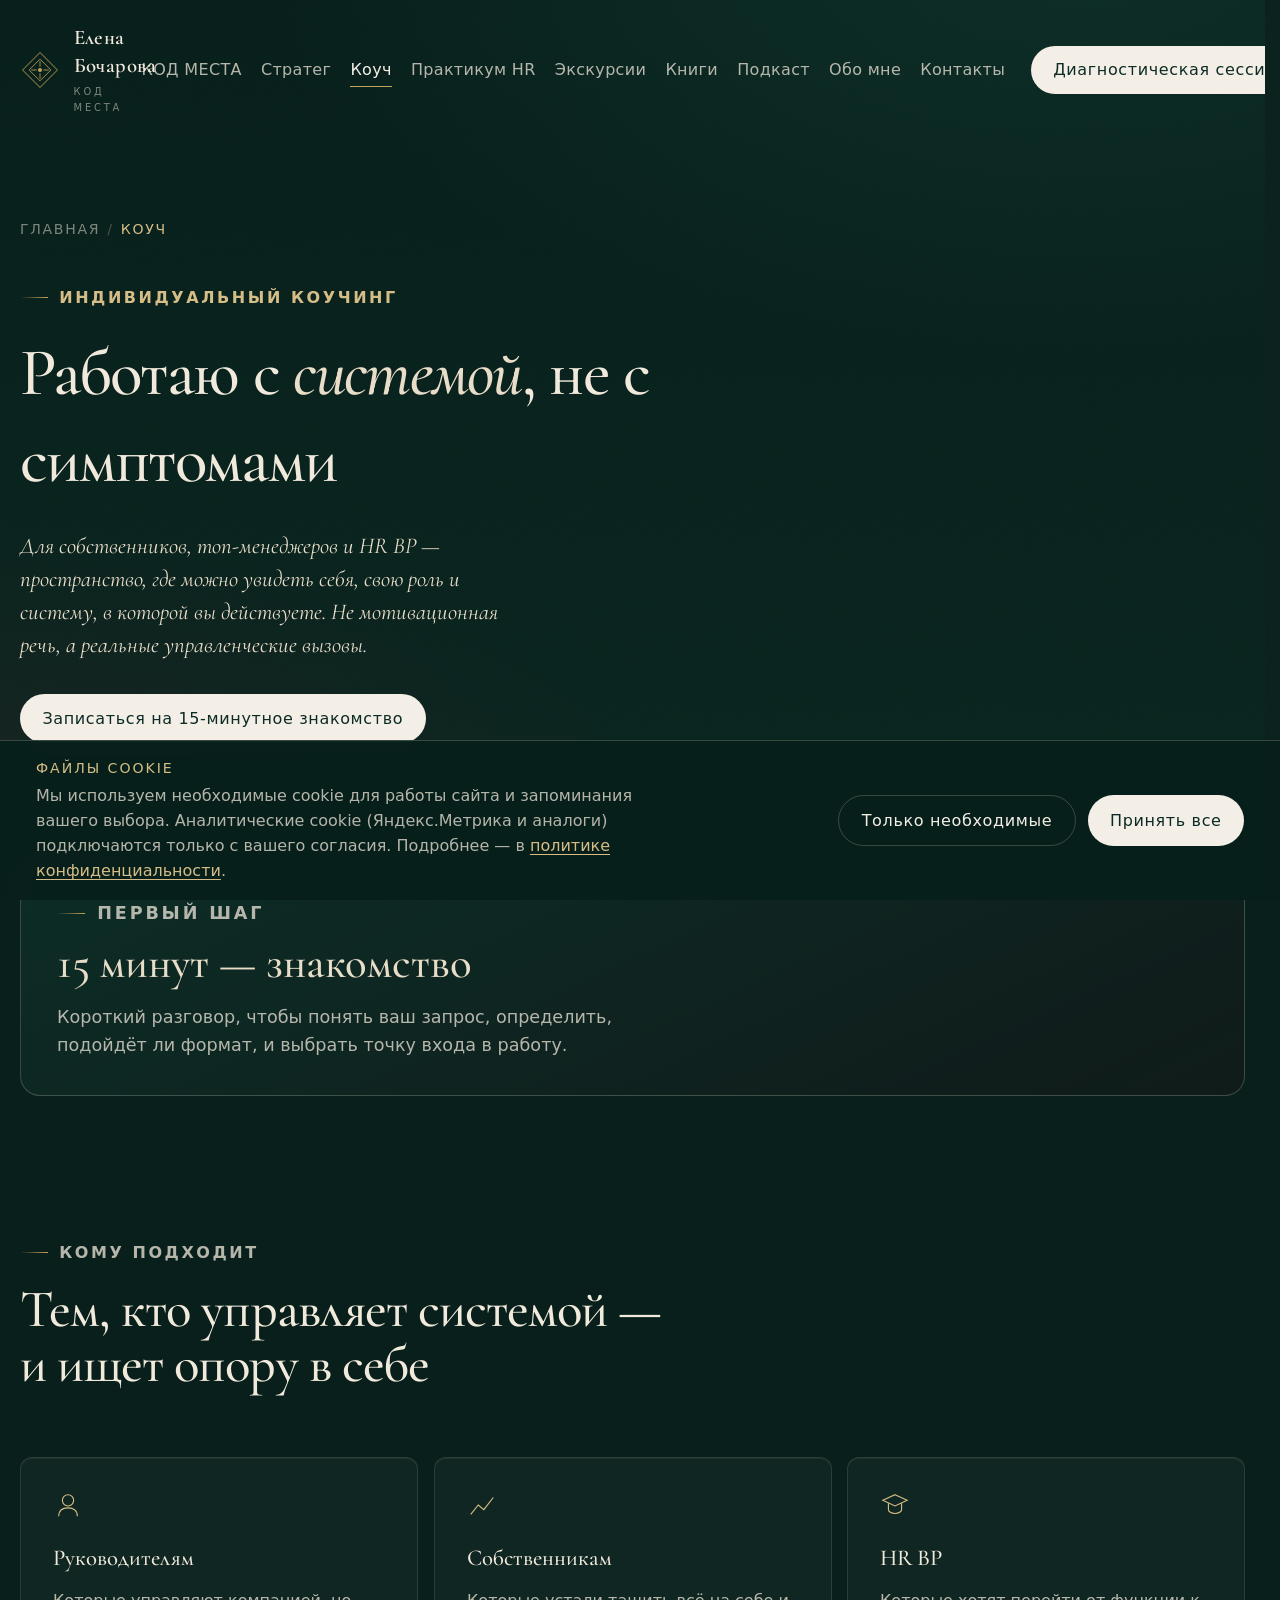
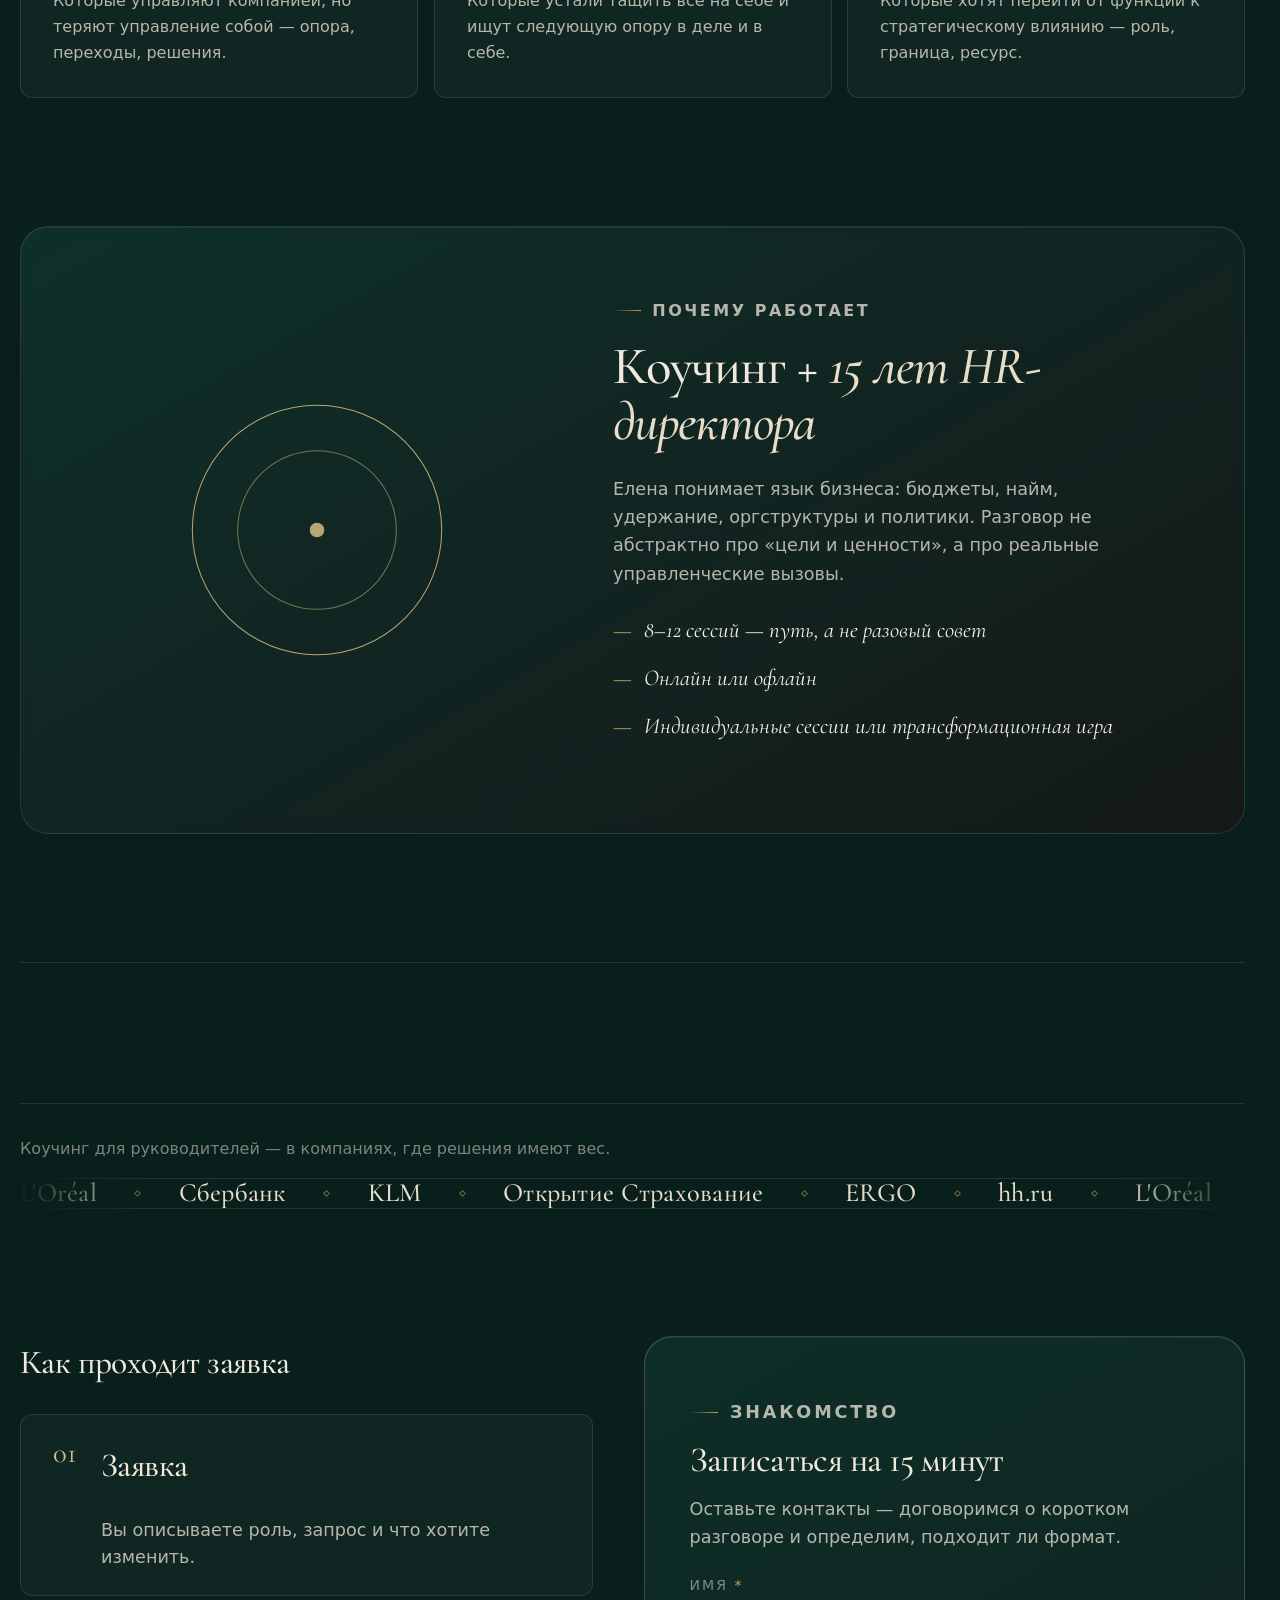
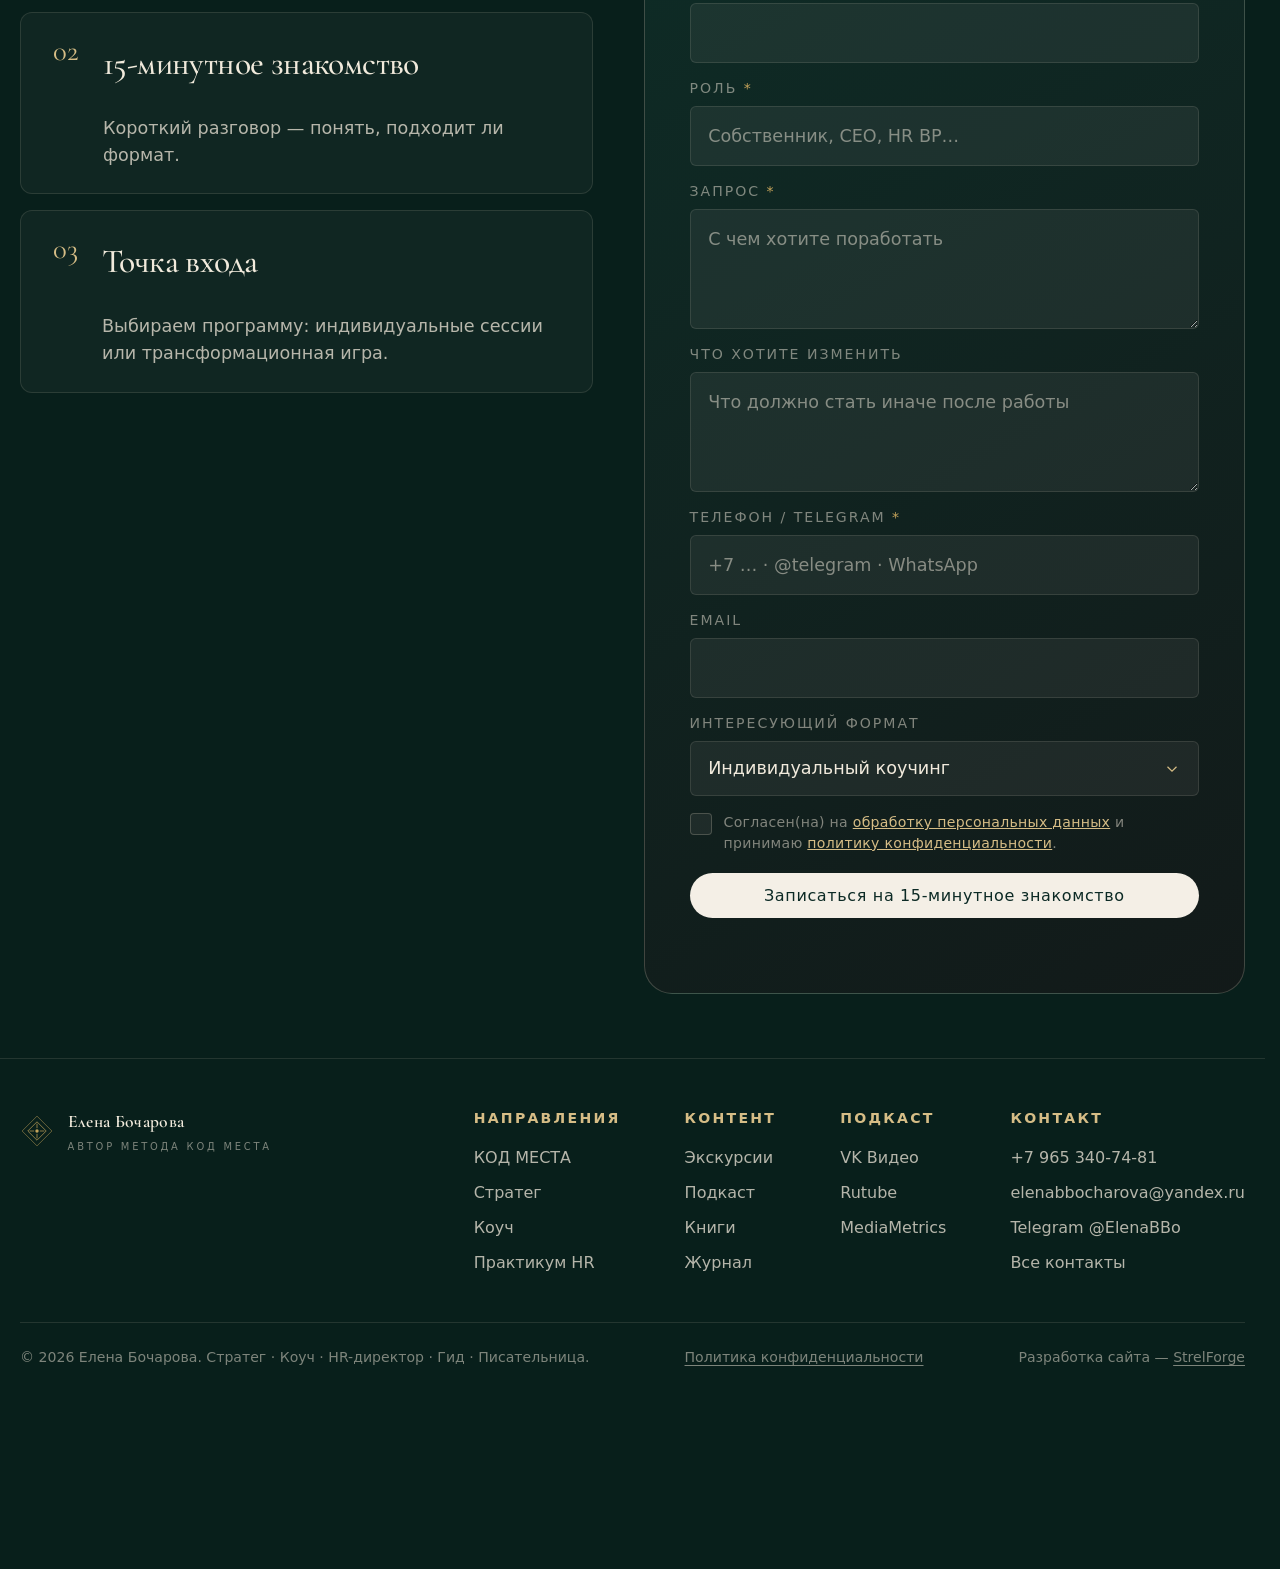
<file: coach/index.html>
﻿<!DOCTYPE html>

<html lang="ru">

<head>

  <meta charset="UTF-8" />
  <style>html.pc-cover::before{content:"";position:fixed;inset:0;z-index:700;background:#081f1b}</style>
  <script>try{if(sessionStorage.getItem('pc-transit')==='1')document.documentElement.classList.add('pc-cover')}catch(e){}</script>

  <meta name="viewport" content="width=device-width, initial-scale=1.0" />

  <title>Коуч — индивидуальный коучинг для руководителей и HR · Елена Бочарова</title>

  <meta name="description" content="Коучинг для собственников, топ-менеджеров и HR BP. 15-минутное знакомство — понять запрос и выбрать точку входа в работу." />

  <link rel="canonical" href="https://elenabbocharova.ru/coach/" />

  <meta property="og:title" content="Коуч — индивидуальная работа" />

  <meta property="og:description" content="Работа с системой, а не с симптомами. Коучинг + 15 лет опыта HR-директора." />

  <meta property="og:type" content="website" />

  <meta property="og:url" content="https://elenabbocharova.ru/coach/" />

  <meta property="og:image" content="https://elenabbocharova.ru/assets/img/og-default.svg" />



    <meta name="robots" content="index, follow" />
  <meta name="author" content="Елена Бочарова" />
  <meta name="theme-color" content="#081f1b" />
  <meta property="og:locale" content="ru_RU" />
  <meta property="og:site_name" content="Елена Бочарова · КОД МЕСТА" />
  <meta name="twitter:card" content="summary_large_image" />
  <meta name="twitter:title" content="Коуч — индивидуальная работа" />
  <meta name="twitter:description" content="Работа с системой, а не с симптомами. Коучинг + 15 лет опыта HR-директора." />
  <meta name="twitter:image" content="https://elenabbocharova.ru/assets/img/og-default.svg" />
  <link rel="alternate" hreflang="ru" href="https://elenabbocharova.ru/coach/" />
  <link rel="alternate" hreflang="x-default" href="https://elenabbocharova.ru/coach/" />
<link rel="preconnect" href="https://api.fontshare.com" crossorigin />
  <link rel="preconnect" href="https://fonts.googleapis.com" />
  <link rel="preconnect" href="https://fonts.gstatic.com" crossorigin />
  <link href="https://api.fontshare.com/v2/css?f[]=switzer@300,400,500,600&display=swap" rel="stylesheet" />
  <link href="https://fonts.googleapis.com/css2?family=Cormorant+Garamond:ital,wght@0,400;0,500;0,600;1,400;1,500&family=Cormorant:ital,wght@0,400;0,500;1,400&display=swap" rel="stylesheet" />
  <link rel="stylesheet" href="../assets/css/base.css" />

  <link rel="stylesheet" href="../assets/css/style.css?v=20260718" />

  <link rel="icon" href="data:image/svg+xml,%3Csvg xmlns='http://www.w3.org/2000/svg' viewBox='0 0 32 32'%3E%3Crect width='32' height='32' rx='6' fill='%23081f1b'/%3E%3Cpath d='M16 5 L27 16 L16 27 L5 16 Z' fill='none' stroke='%23c4a35a' stroke-width='1.4'/%3E%3Ccircle cx='16' cy='16' r='3' fill='%23c4a35a'/%3E%3C/svg%3E" />

</head>

<body>

  <a href="#main" class="btn btn-ghost skip-link">К содержанию</a>

  <div data-header></div>



  <main id="main">

    <section class="subhero wrap">

      <nav class="crumbs reveal" aria-label="Хлебные крошки">

        <a href="../index.html">Главная</a><span class="sep">/</span><span aria-current="page">Коуч</span>

      </nav>

      <div class="subhero-inner">

        <p class="eyebrow reveal" data-delay="60">Индивидуальный коучинг</p>

        <h1 data-split>Работаю с <em>системой</em>, не с симптомами</h1>

        <p class="lede reveal reveal-blur" data-delay="280">Для собственников, топ-менеджеров и HR BP — пространство, где можно увидеть себя, свою роль и систему, в которой вы действуете. Не мотивационная речь, а реальные управленческие вызовы.</p>

        <div class="hero-cta reveal" data-delay="380">

          <a href="#contact" class="btn btn-primary">Записаться на 15-минутное знакомство</a>

        </div>

      </div>

    </section>



    <section class="section section--tight wrap">

      <div class="offer-highlight reveal reveal-right">

        <p class="eyebrow offer-kicker">Первый шаг</p>

        <p class="offer-time">15 минут — знакомство</p>

        <p>Короткий разговор, чтобы понять ваш запрос, определить, подойдёт ли формат, и выбрать точку входа в работу.</p>

      </div>

    </section>



    <section class="section section--tight wrap">

      <div class="section-head reveal reveal-down">

        <p class="eyebrow">Кому подходит</p>

        <h2>Тем, кто управляет системой — и ищет опору в себе</h2>

      </div>

      <div class="feature-grid" data-stagger="100">

        <div class="feature reveal">

          <svg class="f-icon" viewBox="0 0 32 32" fill="none" stroke="currentColor" stroke-width="1.2"><circle cx="16" cy="11" r="6"/><path d="M6 28c0-6 4-9 10-9s10 3 10 9"/></svg>

          <h3>Руководителям</h3>

          <p>Которые управляют компанией, но теряют управление собой — опора, переходы, решения.</p>

        </div>

        <div class="feature reveal">

          <svg class="f-icon" viewBox="0 0 32 32" fill="none" stroke="currentColor" stroke-width="1.2"><path d="M4 26 L12 16 L18 21 L28 8"/></svg>

          <h3>Собственникам</h3>

          <p>Которые устали тащить всё на себе и ищут следующую опору в деле и в себе.</p>

        </div>

        <div class="feature reveal">

          <svg class="f-icon" viewBox="0 0 32 32" fill="none" stroke="currentColor" stroke-width="1.2"><path d="M16 5 L29 11 L16 17 L3 11 Z"/><path d="M9 14v7c0 2 3 4 7 4s7-2 7-4v-7"/></svg>

          <h3>HR BP</h3>

          <p>Которые хотят перейти от функции к стратегическому влиянию — роль, граница, ресурс.</p>

        </div>

      </div>

    </section>



    <section class="section section--tight wrap">

      <div class="method">

        <div class="glyph-stage reveal reveal-left">

          <canvas class="path-atmosphere path-atmosphere--glyph" data-path-graph="orbit" aria-hidden="true"></canvas>

          <svg class="glyph-svg" viewBox="0 0 300 300" fill="none" aria-hidden="true">

            <g stroke="currentColor" stroke-width="0.9" opacity="0.85">

              <circle cx="150" cy="150" r="110"/>

              <circle cx="150" cy="150" r="70" opacity="0.6"/>

              <circle cx="150" cy="150" r="6" fill="currentColor"/>

            </g>

          </svg>

        </div>

        <div class="reveal reveal-right" data-delay="120">

          <p class="eyebrow">Почему работает</p>

          <h2>Коучинг + <em>15 лет HR-директора</em></h2>

          <p>Елена понимает язык бизнеса: бюджеты, найм, удержание, оргструктуры и политики. Разговор не абстрактно про «цели и ценности», а про реальные управленческие вызовы.</p>

          <ul class="principles">

            <li>8–12 сессий — путь, а не разовый совет</li>

            <li>Онлайн или офлайн</li>

            <li>Индивидуальные сессии или трансформационная игра</li>

          </ul>

        </div>

      </div>

    </section>



    <section class="section section--tight wrap">

      <div class="stats" data-stagger="70">

        <div class="stat reveal"><b>ICF</b><span>сертифицированный коуч</span></div>

        <div class="stat reveal"><b>15+</b><span>лет HR-директор</span></div>

        <div class="stat reveal"><b>8–12</b><span>сессий в программе</span></div>

        <div class="stat reveal"><b>СПб</b><span>и онлайн</span></div>

      </div>

      <div class="funnel-trust reveal reveal-soft">

        <p>Коучинг для руководителей — в компаниях, где решения имеют вес.</p>

        <ul class="client-wall" data-marquee aria-label="Клиенты и бренды">

          <li><span class="cw-name">L'Oréal</span></li>

          <li><span class="cw-name">Сбербанк</span></li>

          <li><span class="cw-name">KLM</span></li>

          <li><span class="cw-name">Открытие Страхование</span></li>
          <li><span class="cw-name">ERGO</span></li>
          <li><span class="cw-name">hh.ru</span></li>

        </ul>

      </div>

    </section>



    <section class="section section--tight wrap" id="contact">

      <div class="funnel-grid">

        <div class="funnel-aside reveal reveal-left">

          <h3>Как проходит заявка</h3>

          <div class="steps steps--3">

            <div class="step">

              <span class="step-num">01</span>

              <div>

                <h3>Заявка</h3>

                <p>Вы описываете роль, запрос и что хотите изменить.</p>

              </div>

            </div>

            <div class="step">

              <span class="step-num">02</span>

              <div>

                <h3>15-минутное знакомство</h3>

                <p>Короткий разговор — понять, подходит ли формат.</p>

              </div>

            </div>

            <div class="step">

              <span class="step-num">03</span>

              <div>

                <h3>Точка входа</h3>

                <p>Выбираем программу: индивидуальные сессии или трансформационная игра.</p>

              </div>

            </div>

          </div>

        </div>



        <div class="panel panel--funnel">

          <div class="section-head">

            <p class="eyebrow">Знакомство</p>

            <h2>Записаться на 15 минут</h2>

            <p>Оставьте контакты — договоримся о коротком разговоре и определим, подходит ли формат.</p>

          </div>

          <form class="form form--wide" data-form="coaching" name="coaching" method="POST" data-netlify="true" netlify-honeypot="bot-field"

            data-success="Спасибо! Договоримся о 15-минутном знакомстве и определим точку входа в работу.">

            <input type="hidden" name="form-name" value="coaching" />

            <p class="visually-hidden" aria-hidden="true"><label>Не заполняйте: <input name="bot-field" tabindex="-1" autocomplete="off" /></label></p>

            <div class="form-row">
            <div class="field"><label for="co-name">Имя <span class="req">*</span></label><input id="co-name" name="name" required /></div>

            <div class="field"><label for="co-role">Роль <span class="req">*</span></label><input id="co-role" name="role" placeholder="Собственник, CEO, HR BP…" required /></div>
            </div>

            <div class="field field--full"><label for="co-request">Запрос <span class="req">*</span></label><textarea id="co-request" name="request" placeholder="С чем хотите поработать" required></textarea></div>

            <div class="field field--full"><label for="co-change">Что хотите изменить</label><textarea id="co-change" name="change_goal" placeholder="Что должно стать иначе после работы"></textarea></div>

            <div class="form-row">
            <div class="field"><label for="co-phone">Телефон / Telegram <span class="req">*</span></label><input id="co-phone" name="phone" type="tel" required /></div>

            <div class="field"><label for="co-email">Email</label><input id="co-email" name="email" type="email" /></div>
            </div>

            <div class="field field--full">

              <label for="co-format">Интересующий формат</label>

              <select id="co-format" name="interest">

                <option>Индивидуальный коучинг</option>

                <option>Коуч для HR BP</option>

                <option>Трансформационная игра</option>

                <option>Пока не знаю</option>

              </select>

            </div>

            <div class="field field--full consent">

              <input type="checkbox" id="co-consent" name="consent" required />

              <label for="co-consent">Согласен(на) на <a href="../privacy/index.html#consent">обработку персональных данных</a> и принимаю <a href="../privacy/index.html">политику конфиденциальности</a>.</label>

            </div>

            <div class="field field--full">

              <button type="submit" class="btn btn-primary">Записаться на 15-минутное знакомство</button>

              <p class="form-status" role="status" aria-live="polite"></p>

            </div>

          </form>

        </div>

      </div>

    </section>

  </main>



  <div data-footer></div>

  <script src="../assets/js/forms.js" defer></script>

  <script src="../assets/js/seo.js" defer></script>
  <script src="../content/bundle.js" defer></script>

  <script src="../assets/js/content.js" defer></script>

  <script src="../assets/js/path-atmosphere.js?v=20260718" defer></script>

  <script src="../assets/js/site.js" defer></script>

</body>

</html>
</file>
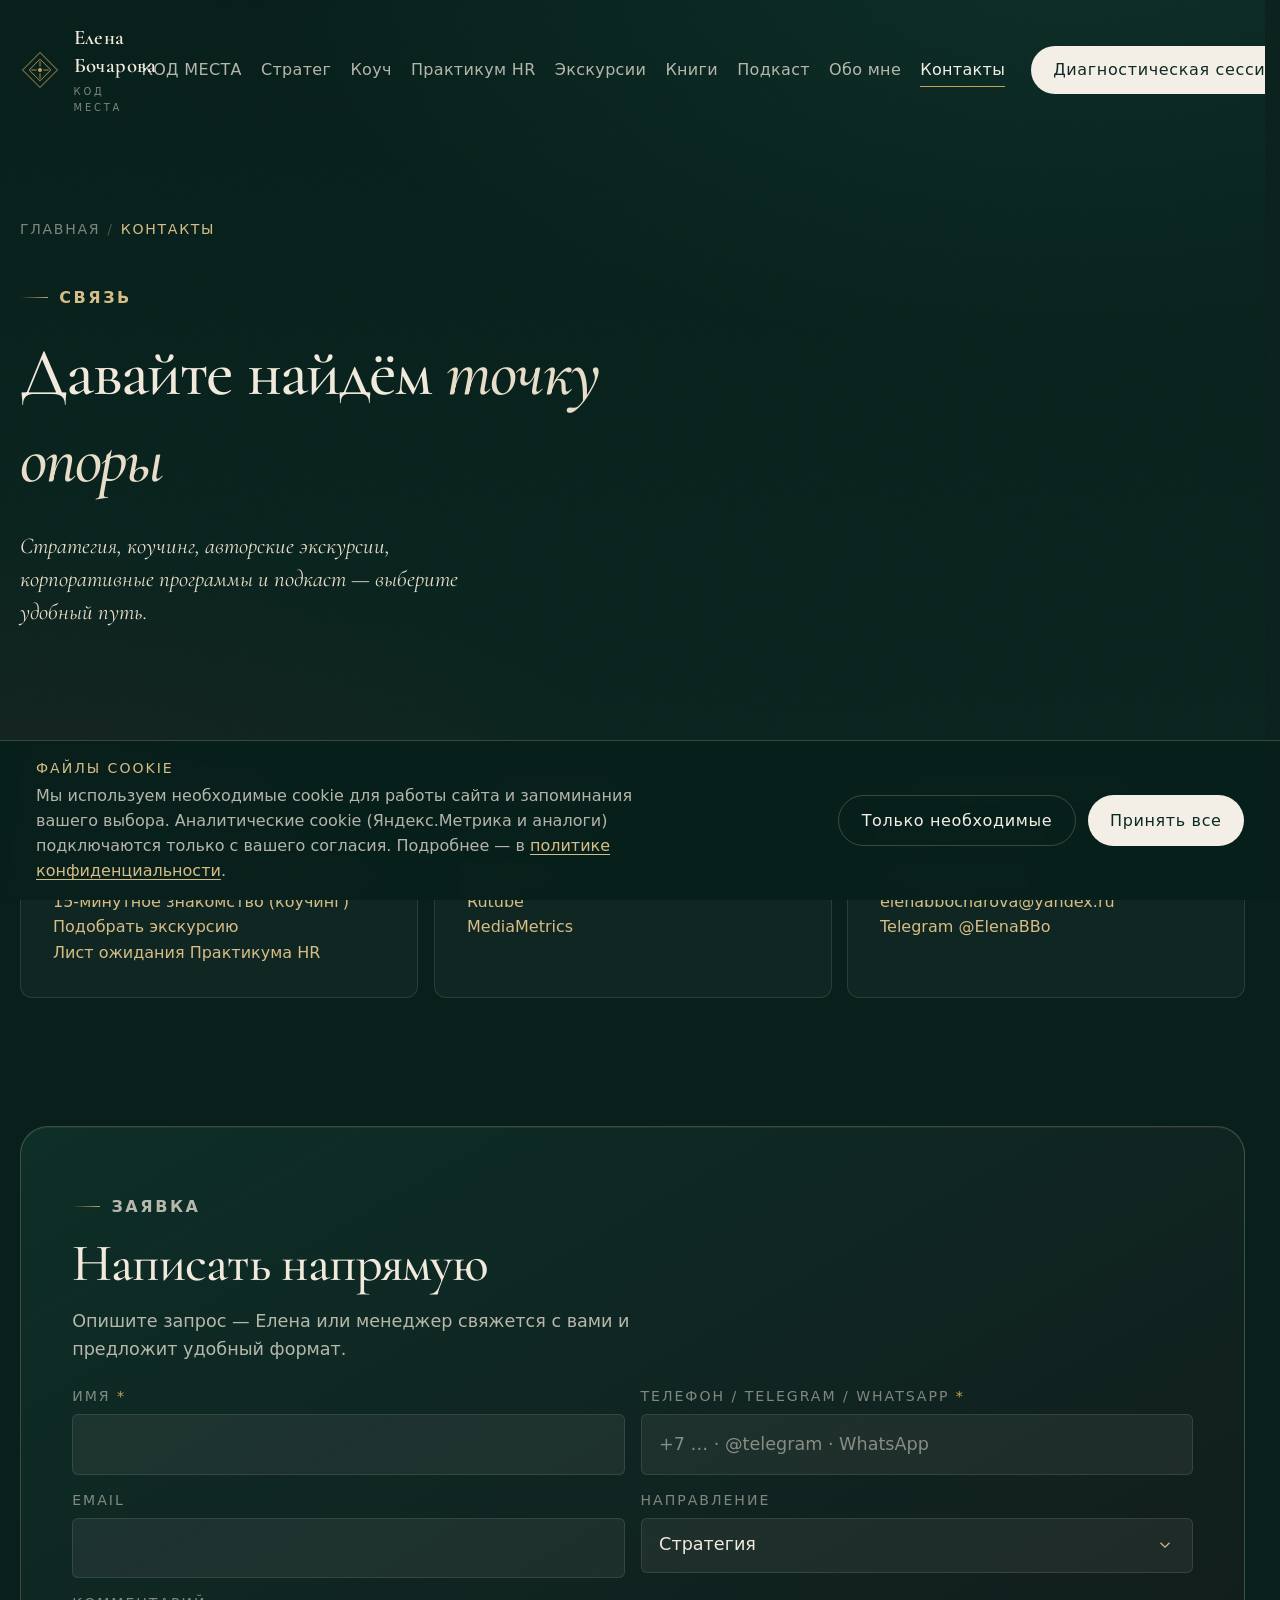
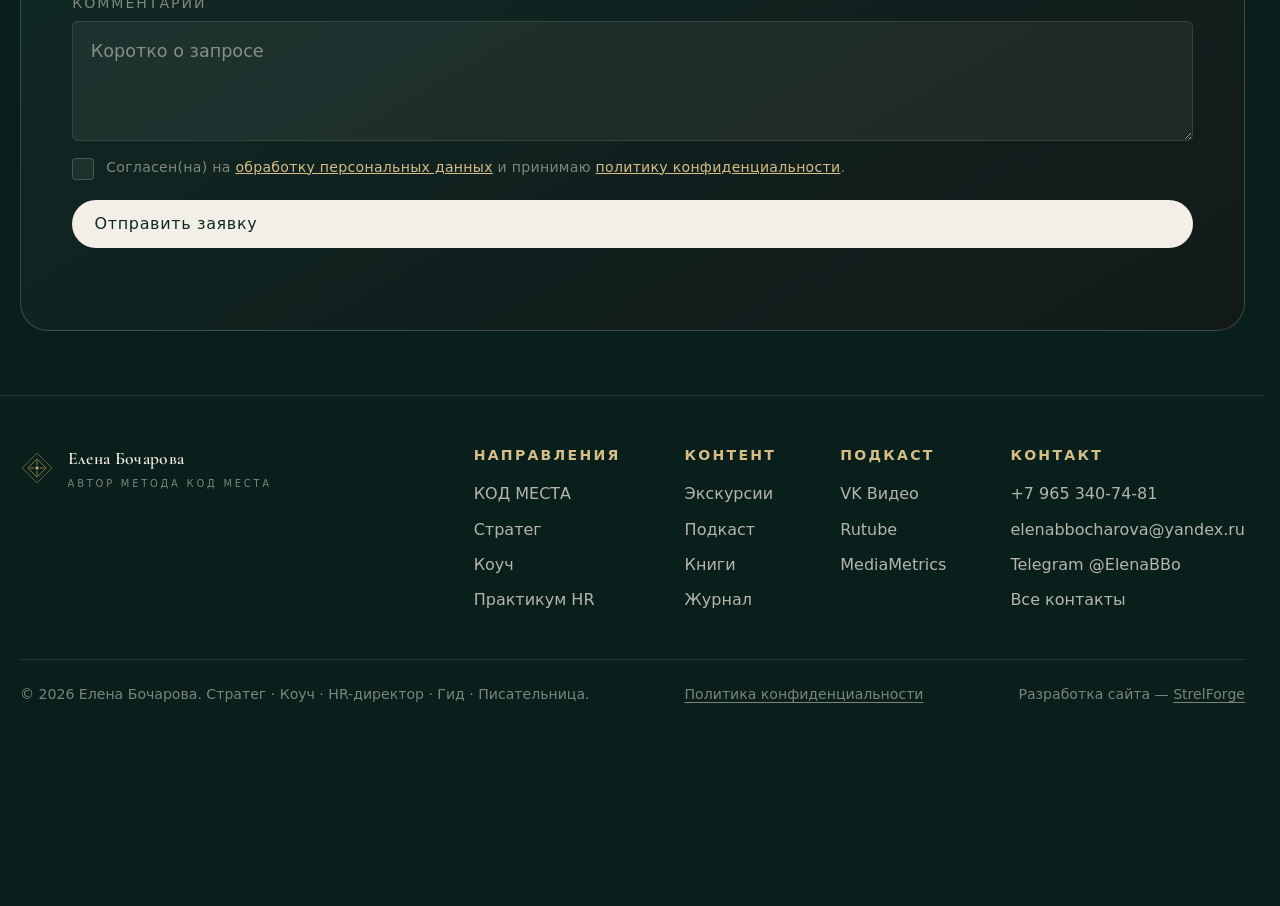
<file: contacts/index.html>
﻿<!DOCTYPE html>
<html lang="ru">
<head>
  <meta charset="UTF-8" />
  <style>html.pc-cover::before{content:"";position:fixed;inset:0;z-index:700;background:#081f1b}</style>
  <script>try{if(sessionStorage.getItem('pc-transit')==='1')document.documentElement.classList.add('pc-cover')}catch(e){}</script>
  <meta name="viewport" content="width=device-width, initial-scale=1.0" />
  <title>Контакты · Елена Бочарова · КОД МЕСТА</title>
  <meta name="description" content="Связаться с Еленой Бочаровой: общая заявка, стратегические сессии, коучинг, экскурсии, подкаст. Санкт-Петербург." />
  <link rel="canonical" href="https://elenabbocharova.ru/contacts/" />
  <meta property="og:title" content="Контакты · Елена Бочарова" />
  <meta property="og:description" content="Связаться с Еленой Бочаровой: стратегия, коучинг, экскурсии, подкаст." />
  <meta property="og:type" content="website" />
  <meta property="og:url" content="https://elenabbocharova.ru/contacts/" />
  <meta property="og:image" content="https://elenabbocharova.ru/assets/img/og-default.svg" />

    <meta name="robots" content="index, follow" />
  <meta name="author" content="Елена Бочарова" />
  <meta name="theme-color" content="#081f1b" />
  <meta property="og:locale" content="ru_RU" />
  <meta property="og:site_name" content="Елена Бочарова · КОД МЕСТА" />
  <meta name="twitter:card" content="summary_large_image" />
  <meta name="twitter:title" content="Контакты · Елена Бочарова" />
  <meta name="twitter:description" content="Связаться с Еленой Бочаровой: стратегия, коучинг, экскурсии, подкаст." />
  <meta name="twitter:image" content="https://elenabbocharova.ru/assets/img/og-default.svg" />
  <link rel="alternate" hreflang="ru" href="https://elenabbocharova.ru/contacts/" />
  <link rel="alternate" hreflang="x-default" href="https://elenabbocharova.ru/contacts/" /><link rel="preconnect" href="https://api.fontshare.com" crossorigin />
  <link rel="preconnect" href="https://fonts.googleapis.com" />
  <link rel="preconnect" href="https://fonts.gstatic.com" crossorigin />
  <link href="https://api.fontshare.com/v2/css?f[]=switzer@300,400,500,600&display=swap" rel="stylesheet" />
  <link href="https://fonts.googleapis.com/css2?family=Cormorant+Garamond:ital,wght@0,400;0,500;0,600;1,400;1,500&family=Cormorant:ital,wght@0,400;0,500;1,400&display=swap" rel="stylesheet" />
  <link rel="stylesheet" href="../assets/css/base.css" />
  <link rel="stylesheet" href="../assets/css/style.css?v=20260710" />
  <link rel="icon" href="data:image/svg+xml,%3Csvg xmlns='http://www.w3.org/2000/svg' viewBox='0 0 32 32'%3E%3Crect width='32' height='32' rx='6' fill='%23081f1b'/%3E%3Cpath d='M16 5 L27 16 L16 27 L5 16 Z' fill='none' stroke='%23c4a35a' stroke-width='1.4'/%3E%3Ccircle cx='16' cy='16' r='3' fill='%23c4a35a'/%3E%3C/svg%3E" />
</head>
<body>
  <a href="#main" class="btn btn-ghost skip-link">К содержанию</a>
  <div data-header></div>

  <main id="main">
    <section class="subhero wrap">
      <nav class="crumbs reveal" aria-label="Хлебные крошки">
        <a href="../index.html">Главная</a><span class="sep">/</span><span aria-current="page">Контакты</span>
      </nav>
      <div class="subhero-inner">
        <p class="eyebrow reveal" data-delay="60">Связь</p>
        <h1 data-split>Давайте найдём <em>точку опоры</em></h1>
        <p class="lede reveal reveal-blur" data-delay="280">Стратегия, коучинг, авторские экскурсии, корпоративные программы и подкаст — выберите удобный путь.</p>
      </div>
    </section>

    <section class="section section--tight wrap">
      <div class="feature-grid" data-stagger="100">
        <div class="feature reveal">
          <p class="eyebrow">Направления</p>
          <h3>Куда написать</h3>
          <p>
            <a class="link-arrow" href="../strateg/index.html#contact">Диагностическая сессия (стратегия)</a><br>
            <a class="link-arrow" href="../coach/index.html#contact">15-минутное знакомство (коучинг)</a><br>
            <a class="link-arrow" href="../kod-mesta/excursions/index.html#contact">Подобрать экскурсию</a><br>
            <a class="link-arrow" href="../praktikum-hr/index.html#prereg">Лист ожидания Практикума HR</a>
          </p>
        </div>
        <div class="feature reveal">
          <p class="eyebrow">Подкаст</p>
          <h3>КОД МЕСТА</h3>
          <p>
            <a class="link-arrow" href="https://vk.ru/kodmesta" target="_blank" rel="noopener">VK Видео</a><br>
            <a class="link-arrow" href="https://rutube.ru/channel/73837855/" target="_blank" rel="noopener">Rutube</a><br>
            <a class="link-arrow" href="https://radio.mediametrics.ru/Kod%20mesta/" target="_blank" rel="noopener">MediaMetrics</a>
          </p>
        </div>
        <div class="feature reveal">
          <p class="eyebrow">Прямой контакт</p>
          <h3>Санкт-Петербург</h3>
          <p>
            <a class="link-arrow" href="tel:+79653407481">+7 965 340-74-81</a><br>
            <a class="link-arrow" href="mailto:Elenabbocharova@yandex.ru">Elenabbocharova@yandex.ru</a><br>
            <a class="link-arrow" href="https://t.me/ElenaBBo" target="_blank" rel="noopener">Telegram @ElenaBBo</a>
          </p>
        </div>
      </div>
    </section>

    <section class="section section--tight wrap" id="contact">
      <div class="panel reveal reveal-left">
        <div class="section-head" style="margin-bottom:1.5rem">
          <p class="eyebrow">Заявка</p>
          <h2>Написать напрямую</h2>
          <p>Опишите запрос — Елена или менеджер свяжется с вами и предложит удобный формат.</p>
        </div>
        <form class="form form--wide" data-form="contact-general" name="contact-general" method="POST" data-netlify="true" netlify-honeypot="bot-field">
          <input type="hidden" name="form-name" value="contact-general" />
          <p class="visually-hidden" aria-hidden="true"><label>Не заполняйте: <input name="bot-field" tabindex="-1" autocomplete="off" /></label></p>
          <div class="form-row">
          <div class="field"><label for="c-name">Имя <span class="req">*</span></label><input id="c-name" name="name" required /></div>
          <div class="field"><label for="c-contact">Телефон / Telegram / WhatsApp <span class="req">*</span></label><input id="c-contact" name="phone" required /></div>
          </div>
          <div class="form-row">
          <div class="field"><label for="c-email">Email</label><input id="c-email" name="email" type="email" /></div>
          <div class="field">
            <label for="c-topic">Направление</label>
            <select id="c-topic" name="direction">
              <option>Стратегия</option>
              <option>Коучинг</option>
              <option>Экскурсия</option>
              <option>Корпоративная программа</option>
              <option>Практикум HR</option>
              <option>Подкаст</option>
              <option>Другое</option>
            </select>
          </div>
          </div>
          <div class="field field--full"><label for="c-msg">Комментарий</label><textarea id="c-msg" name="message" placeholder="Коротко о запросе"></textarea></div>
          <div class="field field--full consent">
            <input type="checkbox" id="c-consent" name="consent" required />
            <label for="c-consent">Согласен(на) на <a href="../privacy/index.html#consent">обработку персональных данных</a> и принимаю <a href="../privacy/index.html">политику конфиденциальности</a>.</label>
          </div>
          <div class="field field--full">
            <button type="submit" class="btn btn-primary">Отправить заявку</button>
            <p class="form-status" role="status" aria-live="polite"></p>
          </div>
        </form>
      </div>
    </section>
  </main>

  <div data-footer></div>
  <script src="../assets/js/forms.js" defer></script>
  <script src="../assets/js/seo.js" defer></script>
  <script src="../content/bundle.js" defer></script>
  <script src="../assets/js/content.js" defer></script>
  <script src="../assets/js/site.js" defer></script>
</body>
</html>
</file>
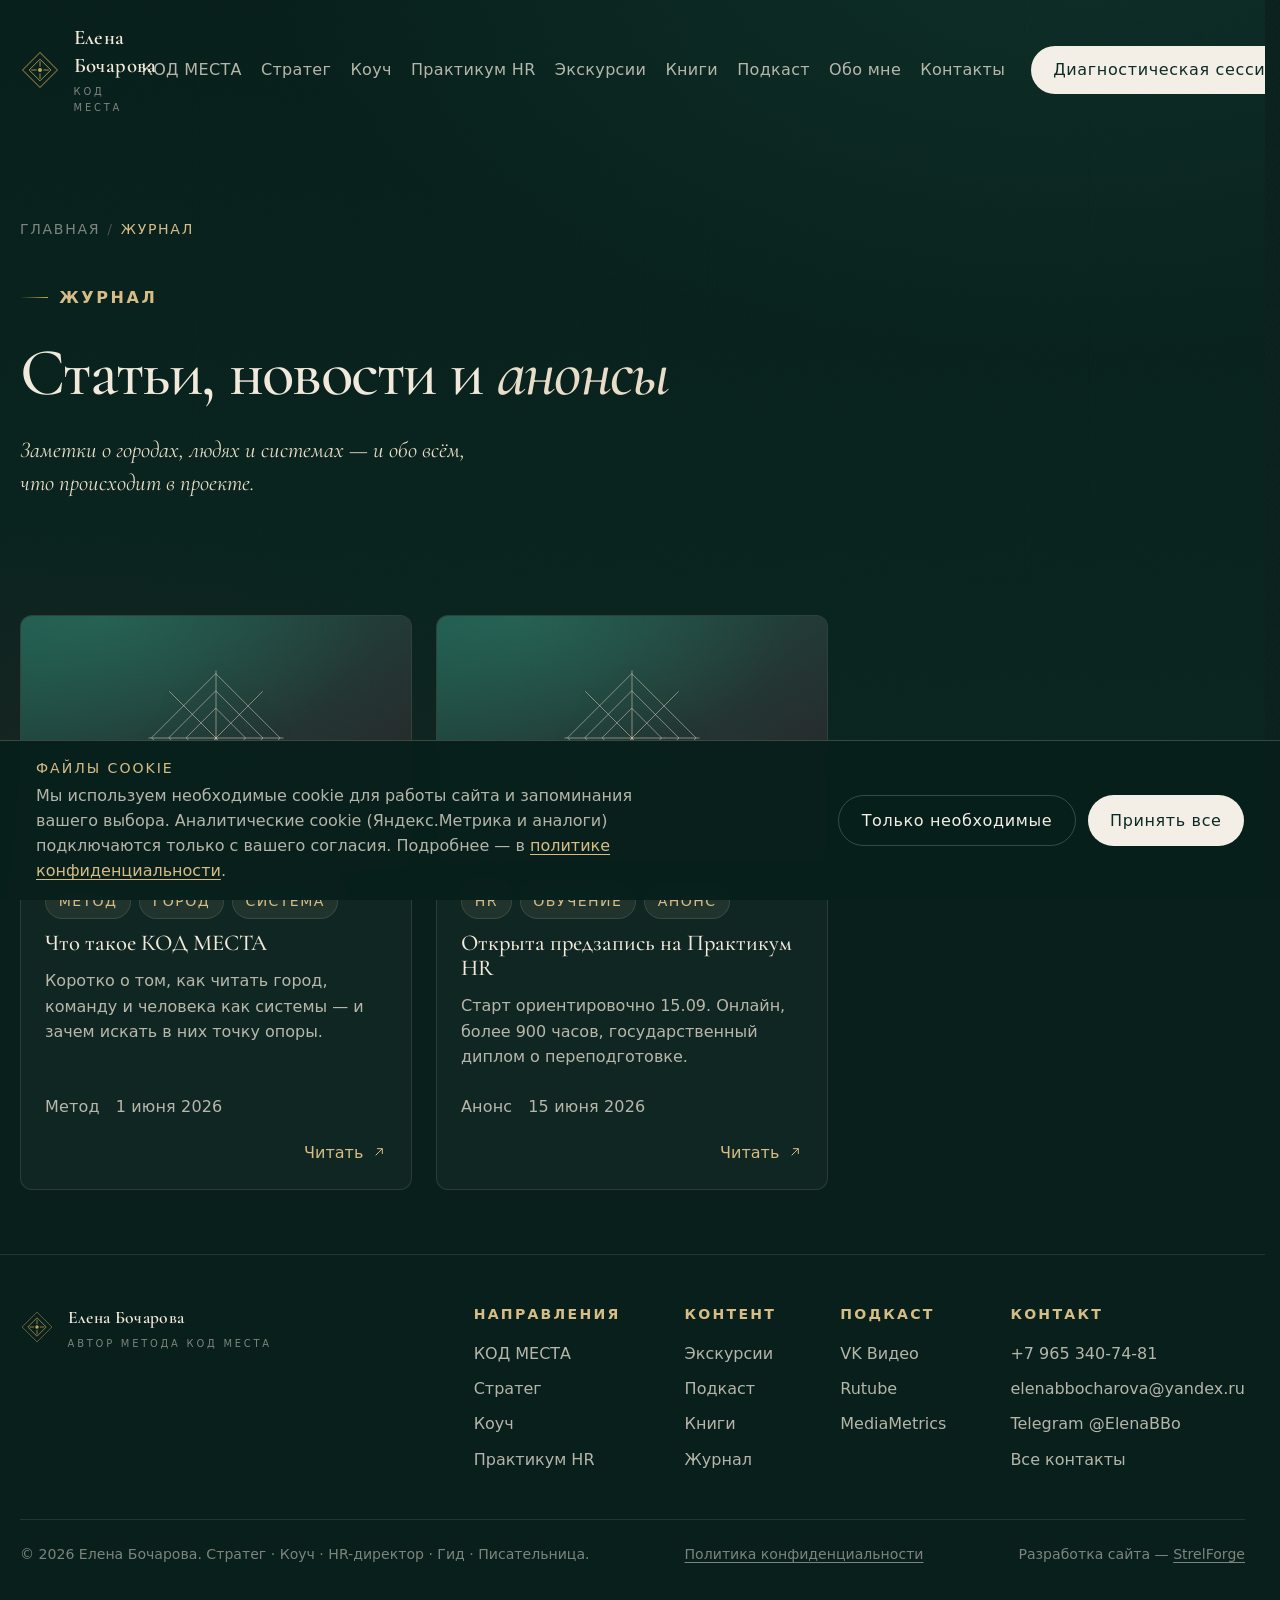
<file: journal/index.html>
﻿<!DOCTYPE html>
<html lang="ru">
<head>
  <meta charset="UTF-8" />
  <style>html.pc-cover::before{content:"";position:fixed;inset:0;z-index:700;background:#081f1b}</style>
  <script>try{if(sessionStorage.getItem('pc-transit')==='1')document.documentElement.classList.add('pc-cover')}catch(e){}</script>
  <meta name="viewport" content="width=device-width, initial-scale=1.0" />
  <title>Журнал — статьи, новости и анонсы · Елена Бочарова</title>
  <meta name="description" content="Журнал Елены Бочаровой: статьи о методе КОД МЕСТА, новости, анонсы экскурсий и выпусков подкаста, события и публикации." />
  <link rel="canonical" href="https://elenabbocharova.ru/journal/" />
  <meta property="og:title" content="Журнал — статьи, новости и анонсы" />
  <meta property="og:description" content="Материалы о городах, людях и управленческих системах." />
  <meta property="og:type" content="website" />
  <meta property="og:url" content="https://elenabbocharova.ru/journal/" />
  <meta property="og:image" content="https://elenabbocharova.ru/assets/img/og-default.svg" />

    <meta name="robots" content="index, follow" />
  <meta name="author" content="Елена Бочарова" />
  <meta name="theme-color" content="#081f1b" />
  <meta property="og:locale" content="ru_RU" />
  <meta property="og:site_name" content="Елена Бочарова · КОД МЕСТА" />
  <meta name="twitter:card" content="summary_large_image" />
  <meta name="twitter:title" content="Журнал — статьи, новости и анонсы" />
  <meta name="twitter:description" content="Материалы о городах, людях и управленческих системах." />
  <meta name="twitter:image" content="https://elenabbocharova.ru/assets/img/og-default.svg" />
  <link rel="alternate" hreflang="ru" href="https://elenabbocharova.ru/journal/" />
  <link rel="alternate" hreflang="x-default" href="https://elenabbocharova.ru/journal/" /><link rel="preconnect" href="https://api.fontshare.com" crossorigin />
  <link rel="preconnect" href="https://fonts.googleapis.com" />
  <link rel="preconnect" href="https://fonts.gstatic.com" crossorigin />
  <link href="https://api.fontshare.com/v2/css?f[]=switzer@300,400,500,600&display=swap" rel="stylesheet" />
  <link href="https://fonts.googleapis.com/css2?family=Cormorant+Garamond:ital,wght@0,400;0,500;0,600;1,400;1,500&family=Cormorant:ital,wght@0,400;0,500;1,400&display=swap" rel="stylesheet" />
  <link rel="stylesheet" href="../assets/css/base.css" />
  <link rel="stylesheet" href="../assets/css/style.css?v=20260710" />
  <link rel="icon" href="data:image/svg+xml,%3Csvg xmlns='http://www.w3.org/2000/svg' viewBox='0 0 32 32'%3E%3Crect width='32' height='32' rx='6' fill='%23081f1b'/%3E%3Cpath d='M16 5 L27 16 L16 27 L5 16 Z' fill='none' stroke='%23c4a35a' stroke-width='1.4'/%3E%3Ccircle cx='16' cy='16' r='3' fill='%23c4a35a'/%3E%3C/svg%3E" />
</head>
<body>
  <a href="#main" class="btn btn-ghost skip-link">К содержанию</a>
  <div data-header></div>

  <main id="main">
    <section class="subhero wrap">
      <nav class="crumbs reveal" aria-label="Хлебные крошки">
        <a href="../index.html">Главная</a><span class="sep">/</span><span aria-current="page">Журнал</span>
      </nav>
      <div class="subhero-inner">
        <p class="eyebrow reveal">Журнал</p>
        <h1 class="reveal">Статьи, новости и <em>анонсы</em></h1>
        <p class="lede reveal">Заметки о городах, людях и системах — и обо всём, что происходит в проекте.</p>
      </div>
    </section>

    <section class="section section--tight wrap">
      <div class="card-grid" id="journal" data-stagger="100"></div>
    </section>
  </main>

  <div data-footer></div>
  <script src="../assets/js/forms.js" defer></script>
  <script src="../assets/js/seo.js" defer></script>
  <script src="../content/bundle.js" defer></script>
  <script src="../assets/js/content.js" defer></script>
  <script src="../assets/js/site.js" defer></script>
  <script>
    document.addEventListener('DOMContentLoaded', function () {
      window.SiteContent.renderCollection({ mount: '#journal', path: '/content/journal.json', type: 'journal', emptyText: 'Материалы скоро появятся.' });
    });
  </script>
</body>
</html>
</file>
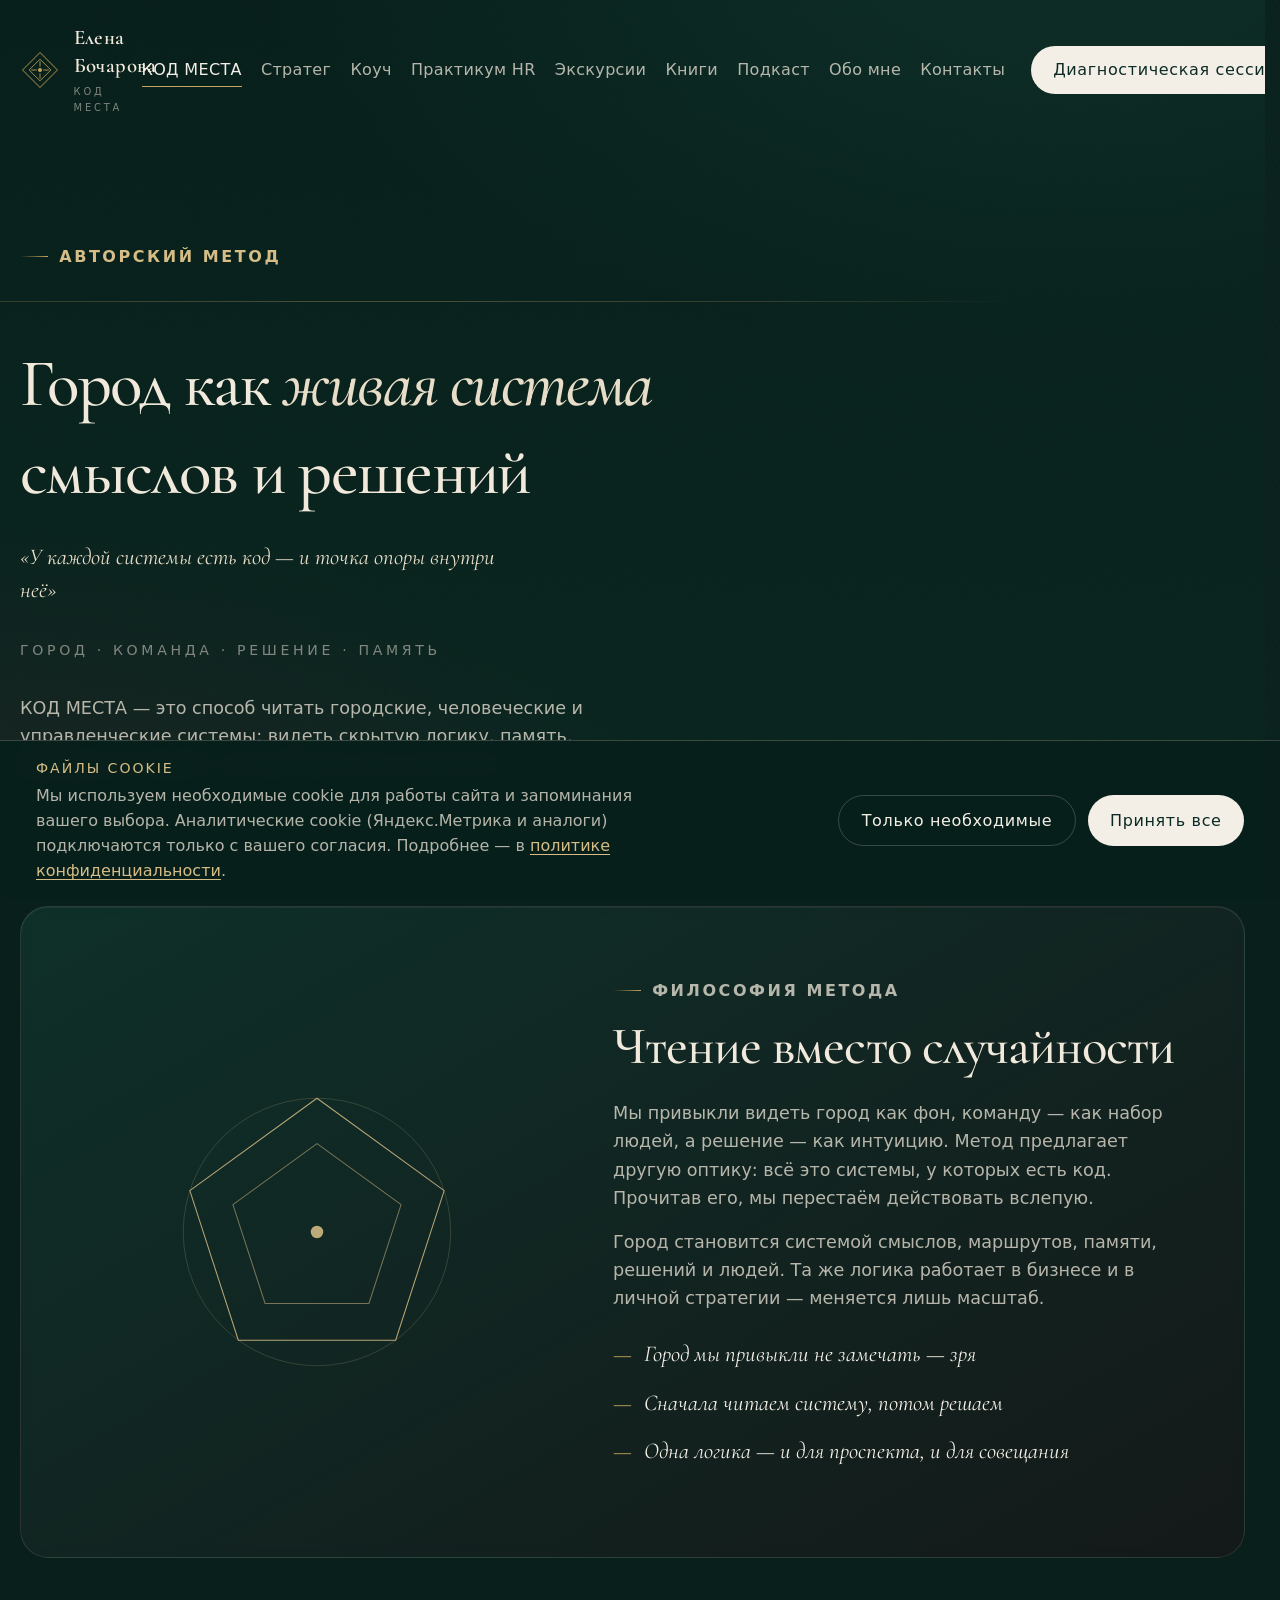
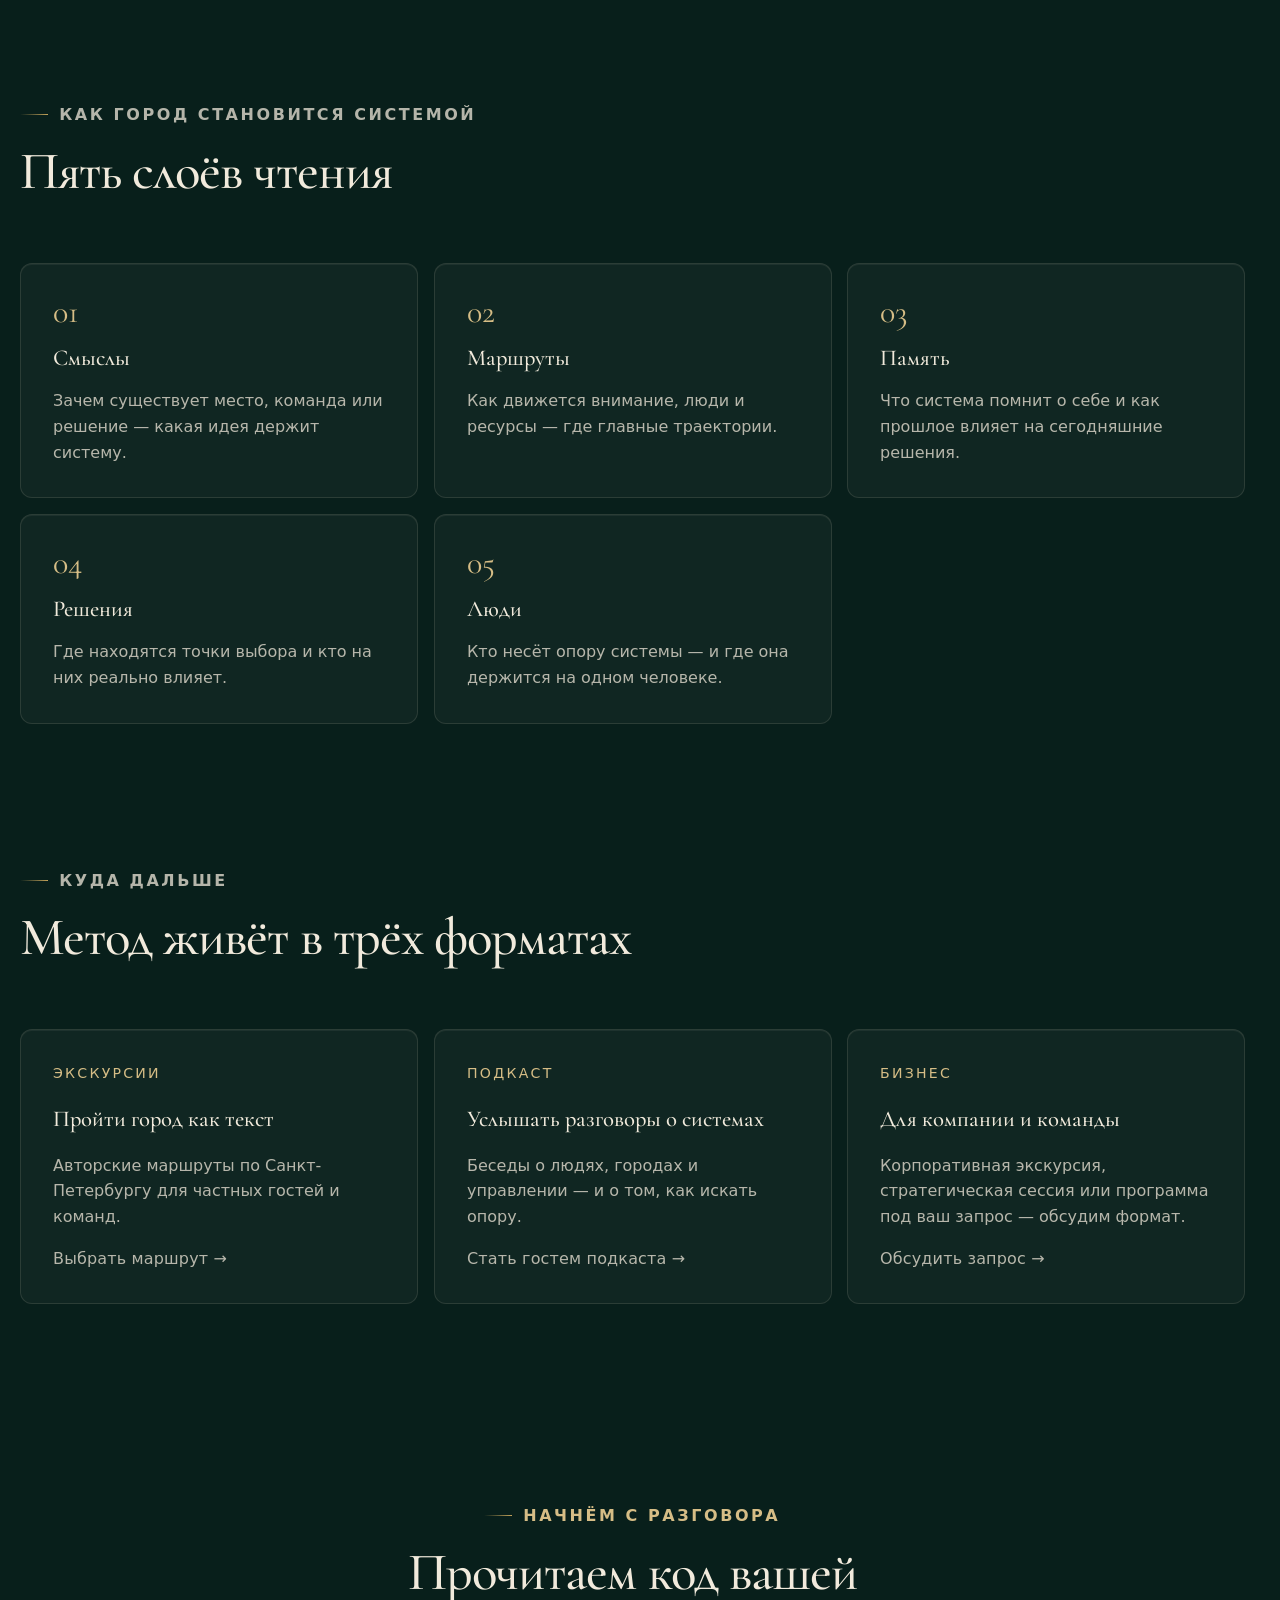
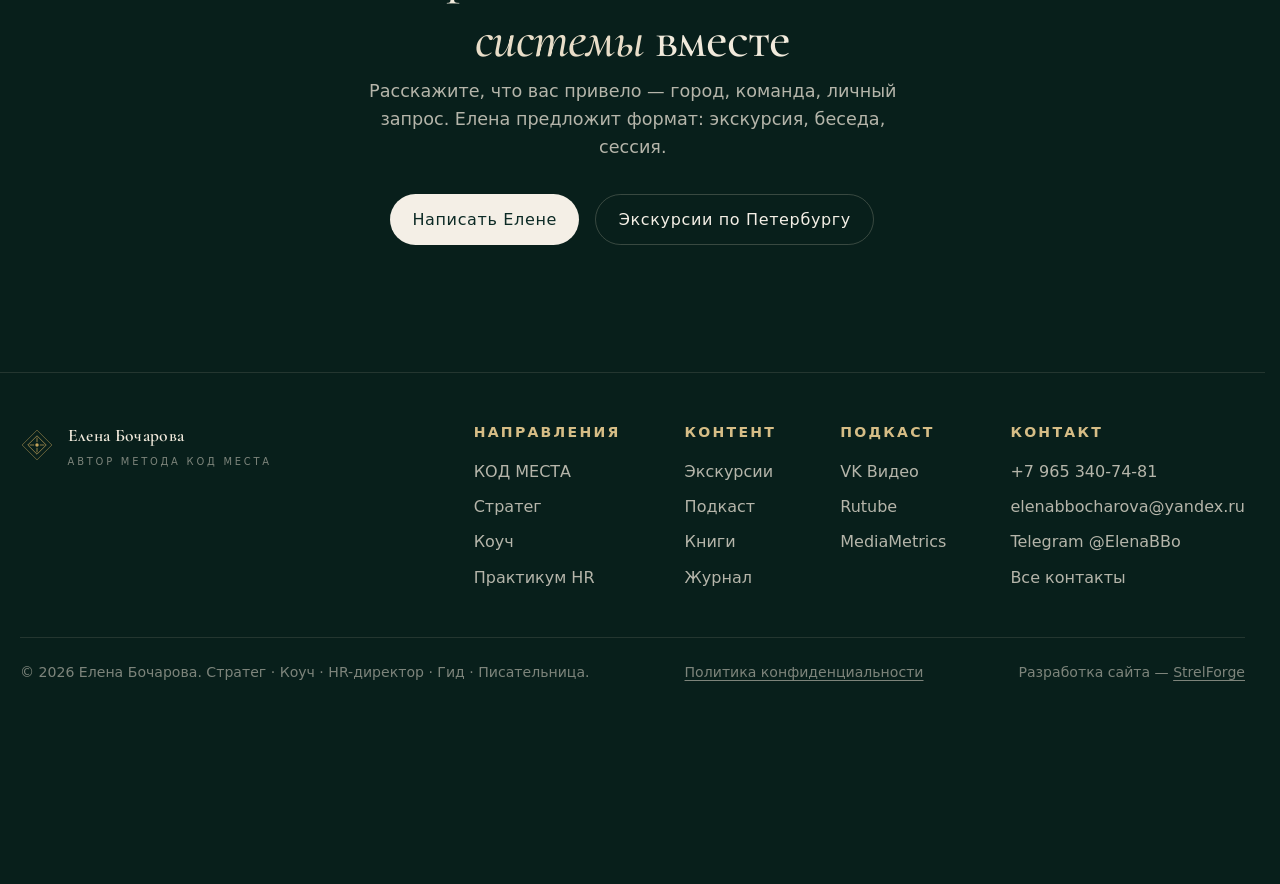
<file: kod-mesta/index.html>
﻿<!DOCTYPE html>
<html lang="ru">
<head>
  <meta charset="UTF-8" />
  <style>html.pc-cover::before{content:"";position:fixed;inset:0;z-index:700;background:#081f1b}</style>
  <script>try{if(sessionStorage.getItem('pc-transit')==='1')document.documentElement.classList.add('pc-cover')}catch(e){}</script>
  <meta name="viewport" content="width=device-width, initial-scale=1.0" />
  <title>КОД МЕСТА — метод чтения систем · Елена Бочарова</title>
  <meta name="description" content="КОД МЕСТА — авторский метод Елены Бочаровой: как читать город, команду и человека как живые системы и находить в них точку опоры." />
  <link rel="canonical" href="https://elenabbocharova.ru/kod-mesta/" />
  <meta property="og:title" content="КОД МЕСТА — метод чтения систем" />
  <meta property="og:description" content="Город как живая система смыслов, маршрутов, памяти, решений и людей." />
  <meta property="og:type" content="website" />
  <meta property="og:url" content="https://elenabbocharova.ru/kod-mesta/" />
  <meta property="og:image" content="https://elenabbocharova.ru/assets/img/og-default.svg" />

    <meta name="robots" content="index, follow" />
  <meta name="author" content="Елена Бочарова" />
  <meta name="theme-color" content="#081f1b" />
  <meta property="og:locale" content="ru_RU" />
  <meta property="og:site_name" content="Елена Бочарова · КОД МЕСТА" />
  <meta name="twitter:card" content="summary_large_image" />
  <meta name="twitter:title" content="КОД МЕСТА — метод чтения систем" />
  <meta name="twitter:description" content="Город как живая система смыслов, маршрутов, памяти, решений и людей." />
  <meta name="twitter:image" content="https://elenabbocharova.ru/assets/img/og-default.svg" />
  <link rel="alternate" hreflang="ru" href="https://elenabbocharova.ru/kod-mesta/" />
  <link rel="alternate" hreflang="x-default" href="https://elenabbocharova.ru/kod-mesta/" /><link rel="preconnect" href="https://api.fontshare.com" crossorigin />
  <link rel="preconnect" href="https://fonts.googleapis.com" />
  <link rel="preconnect" href="https://fonts.gstatic.com" crossorigin />
  <link href="https://api.fontshare.com/v2/css?f[]=switzer@300,400,500,600&display=swap" rel="stylesheet" />
  <link href="https://fonts.googleapis.com/css2?family=Cormorant+Garamond:ital,wght@0,400;0,500;0,600;1,400;1,500&family=Cormorant:ital,wght@0,400;0,500;1,400&display=swap" rel="stylesheet" />
  <link rel="stylesheet" href="../assets/css/base.css" />
  <link rel="stylesheet" href="../assets/css/style.css?v=20260718" />
  <link rel="icon" href="data:image/svg+xml,%3Csvg xmlns='http://www.w3.org/2000/svg' viewBox='0 0 32 32'%3E%3Crect width='32' height='32' rx='6' fill='%23081f1b'/%3E%3Cpath d='M16 5 L27 16 L16 27 L5 16 Z' fill='none' stroke='%23c4a35a' stroke-width='1.4'/%3E%3Ccircle cx='16' cy='16' r='3' fill='%23c4a35a'/%3E%3C/svg%3E" />
</head>
<body class="is-kod-mesta">
  <a href="#main" class="btn btn-ghost skip-link">К содержанию</a>
  <div data-header></div>

  <main id="main">
    <section class="subhero wrap path-hero">
      <div class="subhero-inner">
        <p class="eyebrow reveal" data-delay="60">Авторский метод</p>
        <div class="path-hero-rule reveal" data-delay="120" aria-hidden="true"></div>
        <h1 data-split>Город как <em>живая система</em> смыслов и решений</h1>
        <p class="lede reveal reveal-blur" data-delay="260">«У каждой системы есть код — и точка опоры внутри неё»</p>
        <p class="hero-anchor reveal" data-delay="320">город · команда · решение · память</p>
        <p class="subhero-roles reveal" data-delay="400">КОД МЕСТА — это способ читать городские, человеческие и управленческие системы: видеть скрытую логику, память, маршруты и людей — и переводить это в решения.</p>
      </div>
    </section>

    <section class="section section--tight wrap">
      <div class="method">
        <div class="glyph-stage reveal reveal-left">
          <canvas class="path-atmosphere path-atmosphere--glyph" data-path-graph="place-layers" aria-hidden="true"></canvas>
          <svg class="glyph-svg" viewBox="0 0 300 300" fill="none" aria-hidden="true">
            <g stroke="currentColor" stroke-width="0.9" opacity="0.85">
              <path d="M150 32 L262.2 113.5 L219.4 245.5 L80.6 245.5 L37.8 113.5 Z"/>
              <path d="M150 72 L224.2 125.9 L195.8 213.1 L104.2 213.1 L75.8 125.9 Z" opacity="0.62"/>
            </g>
            <g stroke="currentColor" stroke-width="0.55" opacity="0.32">
              <circle cx="150" cy="150" r="118" stroke-dasharray="2 7"/>
            </g>
            <circle cx="150" cy="150" r="5.5" fill="currentColor" opacity="0.88"/>
          </svg>
        </div>
        <div class="reveal reveal-right" data-delay="120">
          <p class="eyebrow">Философия метода</p>
          <h2>Чтение вместо случайности</h2>
          <p>Мы привыкли видеть город как фон, команду — как набор людей, а решение — как интуицию. Метод предлагает другую оптику: всё это системы, у которых есть код. Прочитав его, мы перестаём действовать вслепую.</p>
          <p>Город становится системой смыслов, маршрутов, памяти, решений и людей. Та же логика работает в бизнесе и в личной стратегии — меняется лишь масштаб.</p>
          <ul class="principles">
            <li>Город мы привыкли не замечать — зря</li>
            <li>Сначала читаем систему, потом решаем</li>
            <li>Одна логика — и для проспекта, и для совещания</li>
          </ul>
        </div>
      </div>
    </section>

    <section class="section section--tight wrap">
      <div class="section-head reveal reveal-down">
        <p class="eyebrow">Как город становится системой</p>
        <h2>Пять слоёв чтения</h2>
      </div>
      <div class="feature-grid" data-stagger="80">
        <div class="feature reveal"><span class="f-num">01</span><h3>Смыслы</h3><p>Зачем существует место, команда или решение — какая идея держит систему.</p></div>
        <div class="feature reveal"><span class="f-num">02</span><h3>Маршруты</h3><p>Как движется внимание, люди и ресурсы — где главные траектории.</p></div>
        <div class="feature reveal"><span class="f-num">03</span><h3>Память</h3><p>Что система помнит о себе и как прошлое влияет на сегодняшние решения.</p></div>
        <div class="feature reveal"><span class="f-num">04</span><h3>Решения</h3><p>Где находятся точки выбора и кто на них реально влияет.</p></div>
        <div class="feature reveal"><span class="f-num">05</span><h3>Люди</h3><p>Кто несёт опору системы — и где она держится на одном человеке.</p></div>
      </div>
    </section>

    <section class="section section--tight wrap">
      <div class="section-head reveal reveal-down">
        <p class="eyebrow">Куда дальше</p>
        <h2>Метод живёт в трёх форматах</h2>
      </div>
      <div class="proof" data-stagger="110">
        <a href="../kod-mesta/excursions/index.html" class="proof-card reveal">
          <span class="proof-kicker">Экскурсии</span>
          <h3>Пройти город как текст</h3>
          <p>Авторские маршруты по Санкт-Петербургу для частных гостей и команд.</p>
          <span class="proof-meta">Выбрать маршрут →</span>
        </a>
        <a href="../kod-mesta/podcast/index.html" class="proof-card reveal">
          <span class="proof-kicker">Подкаст</span>
          <h3>Услышать разговоры о системах</h3>
          <p>Беседы о людях, городах и управлении — и о том, как искать опору.</p>
          <span class="proof-meta">Стать гостем подкаста →</span>
        </a>
        <a href="../contacts/index.html" class="proof-card reveal">
          <span class="proof-kicker">Бизнес</span>
          <h3>Для компании и команды</h3>
          <p>Корпоративная экскурсия, стратегическая сессия или программа под ваш запрос — обсудим формат.</p>
          <span class="proof-meta">Обсудить запрос →</span>
        </a>
      </div>
    </section>

    <section class="closer wrap">
      <p class="eyebrow reveal reveal-down" data-delay="60" style="justify-content:center">Начнём с разговора</p>
      <h2 data-split>Прочитаем код вашей <em>системы</em> вместе</h2>
      <p class="lede reveal" data-delay="180" style="text-align:center;margin-inline:auto">Расскажите, что вас привело — город, команда, личный запрос. Елена предложит формат: экскурсия, беседа, сессия.</p>
      <div class="closer-cta reveal" data-delay="260">
        <a href="../contacts/index.html" class="btn btn-primary">Написать Елене</a>
        <a href="../kod-mesta/excursions/index.html" class="btn btn-ghost">Экскурсии по Петербургу</a>
      </div>
    </section>
  </main>

  <div data-footer></div>
  <script src="../assets/js/forms.js" defer></script>
  <script src="../assets/js/seo.js" defer></script>
  <script src="../content/bundle.js" defer></script>
  <script src="../assets/js/content.js" defer></script>
  <script src="../assets/js/path-atmosphere.js?v=20260721" defer></script>
  <script src="../assets/js/site.js" defer></script>
</body>
</html>
</file>
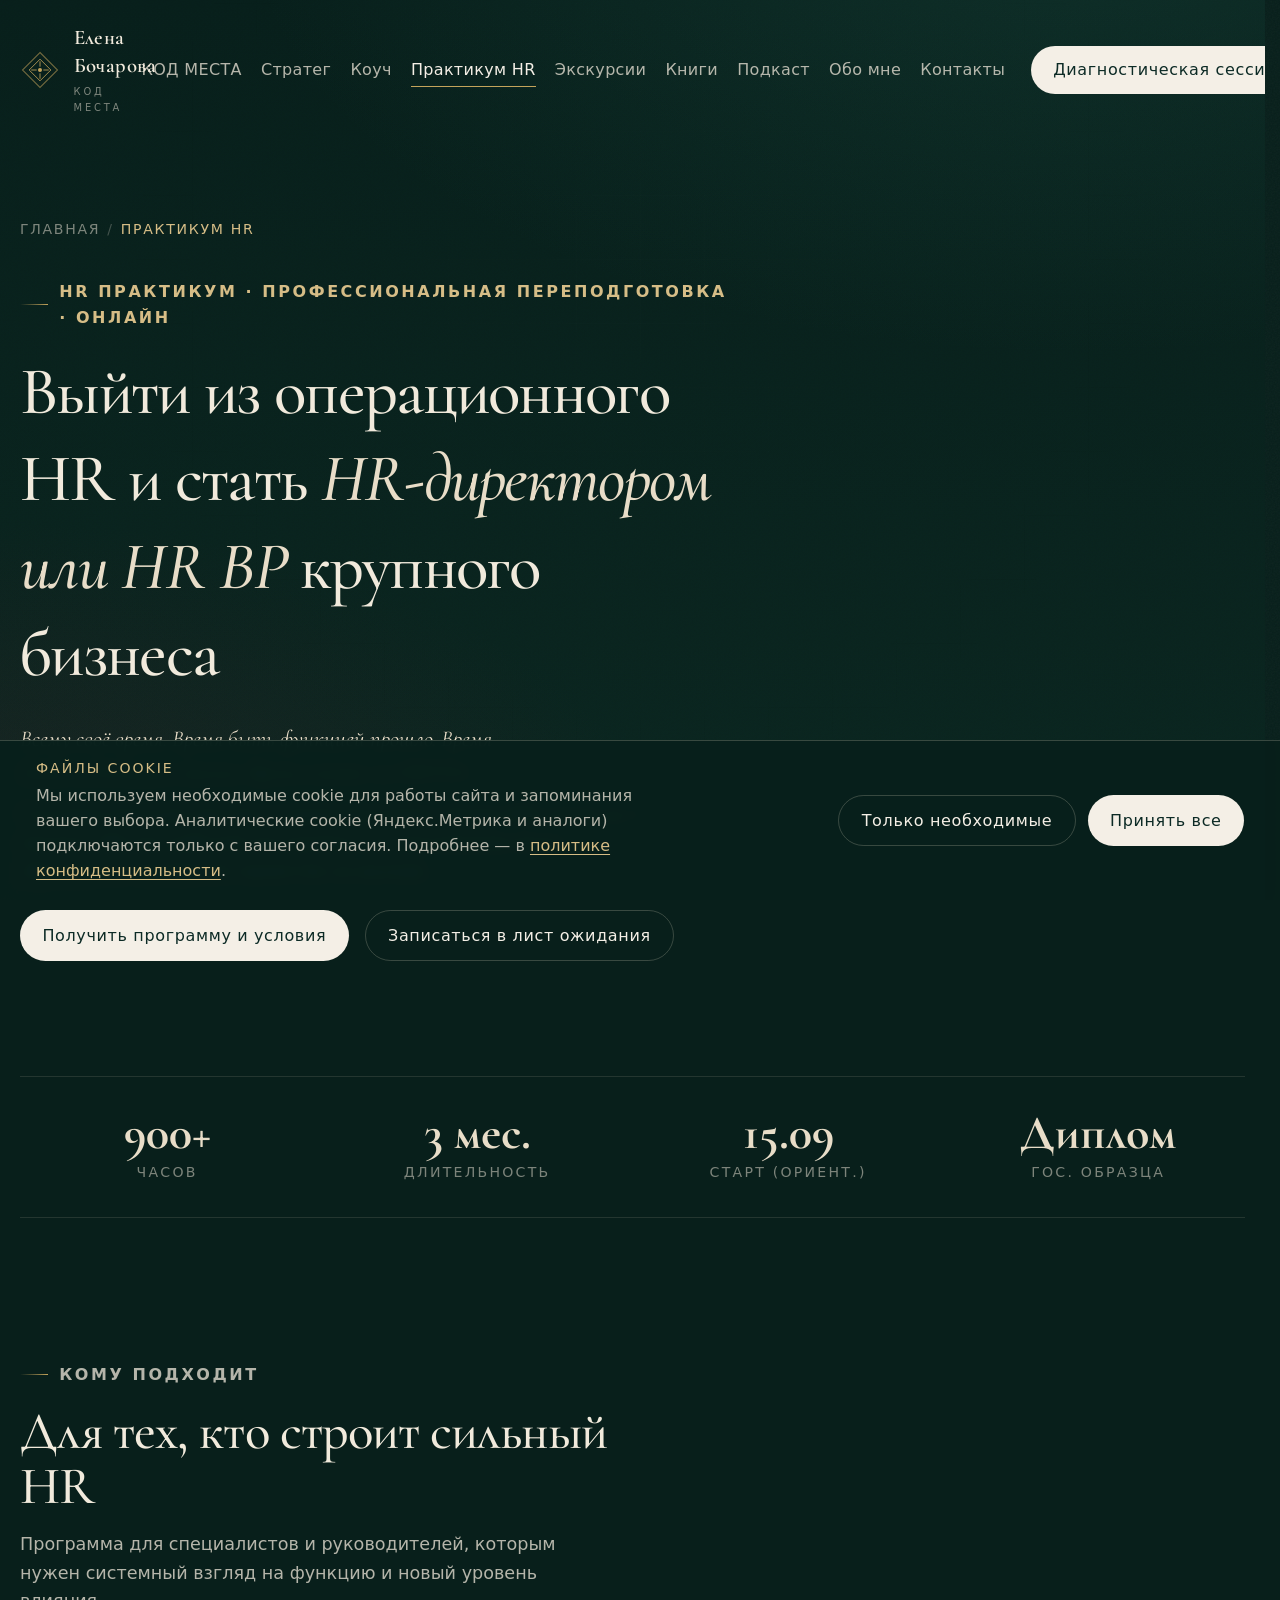
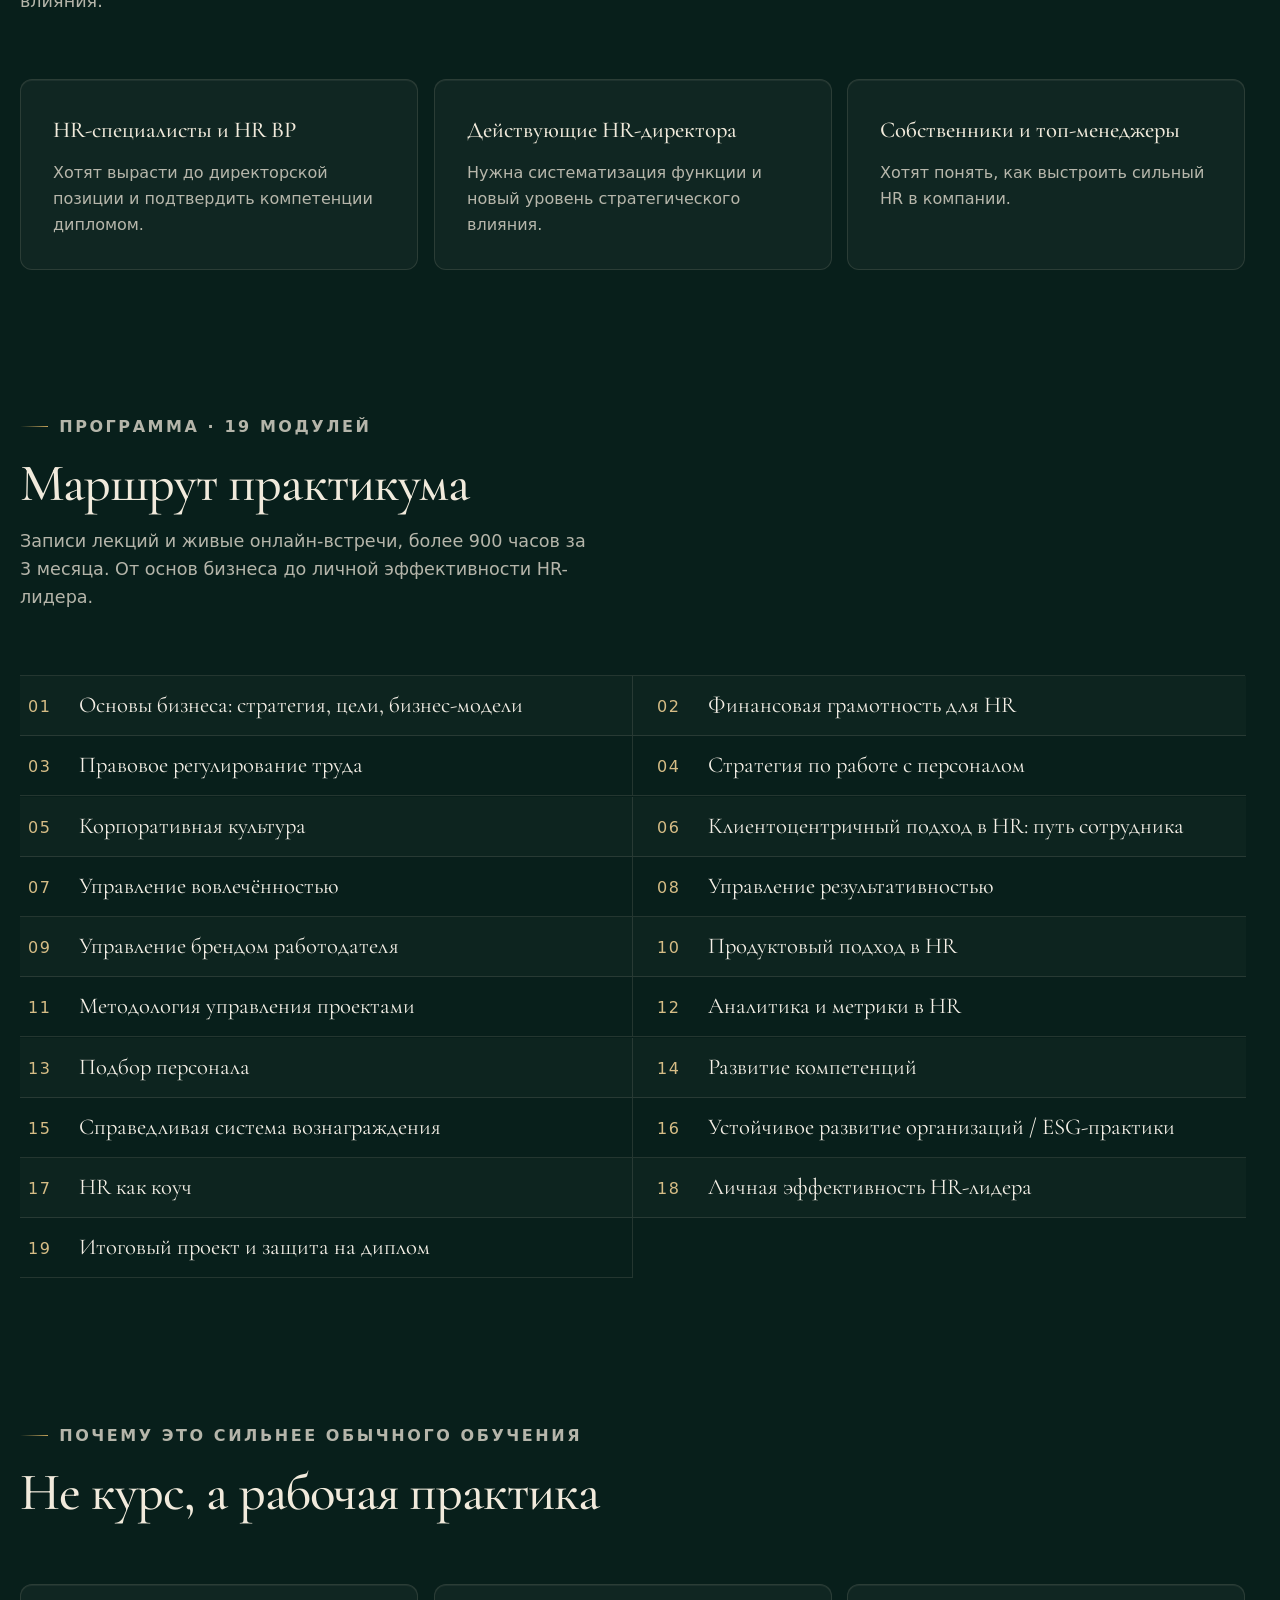
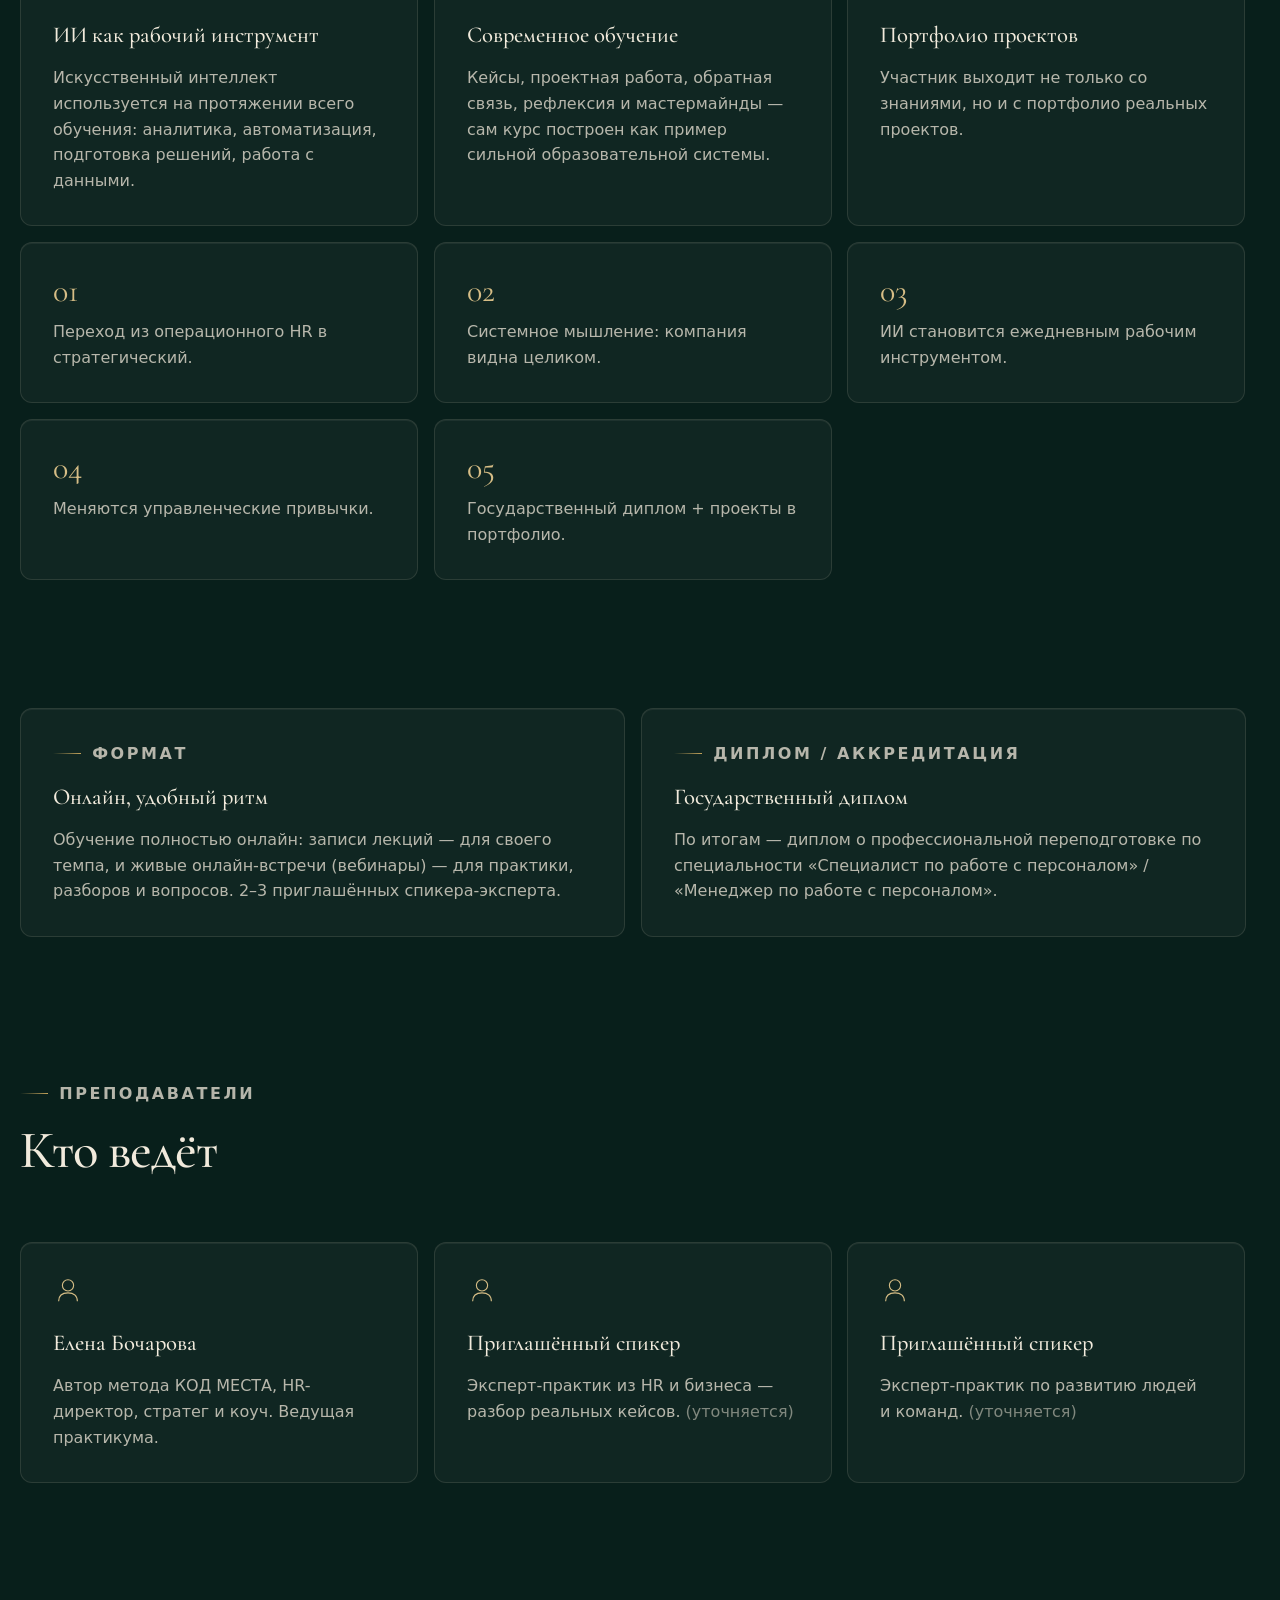
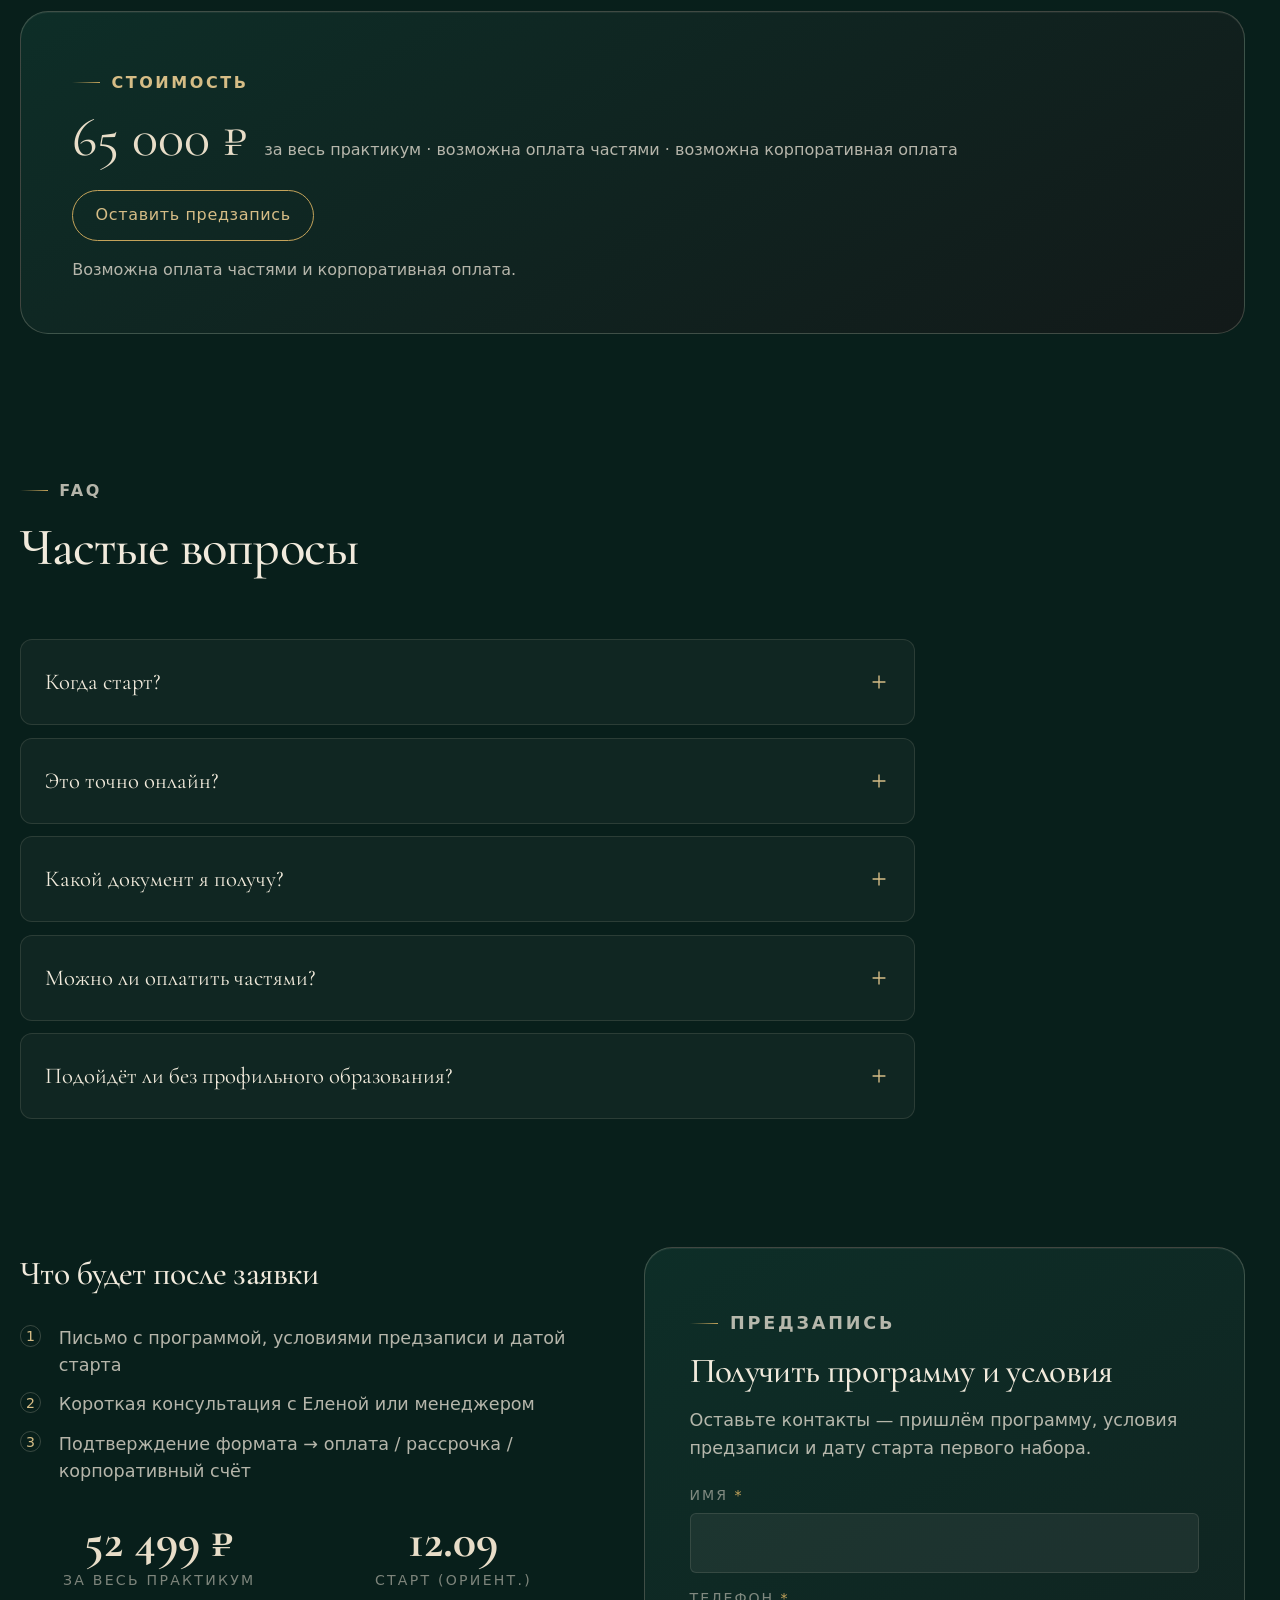
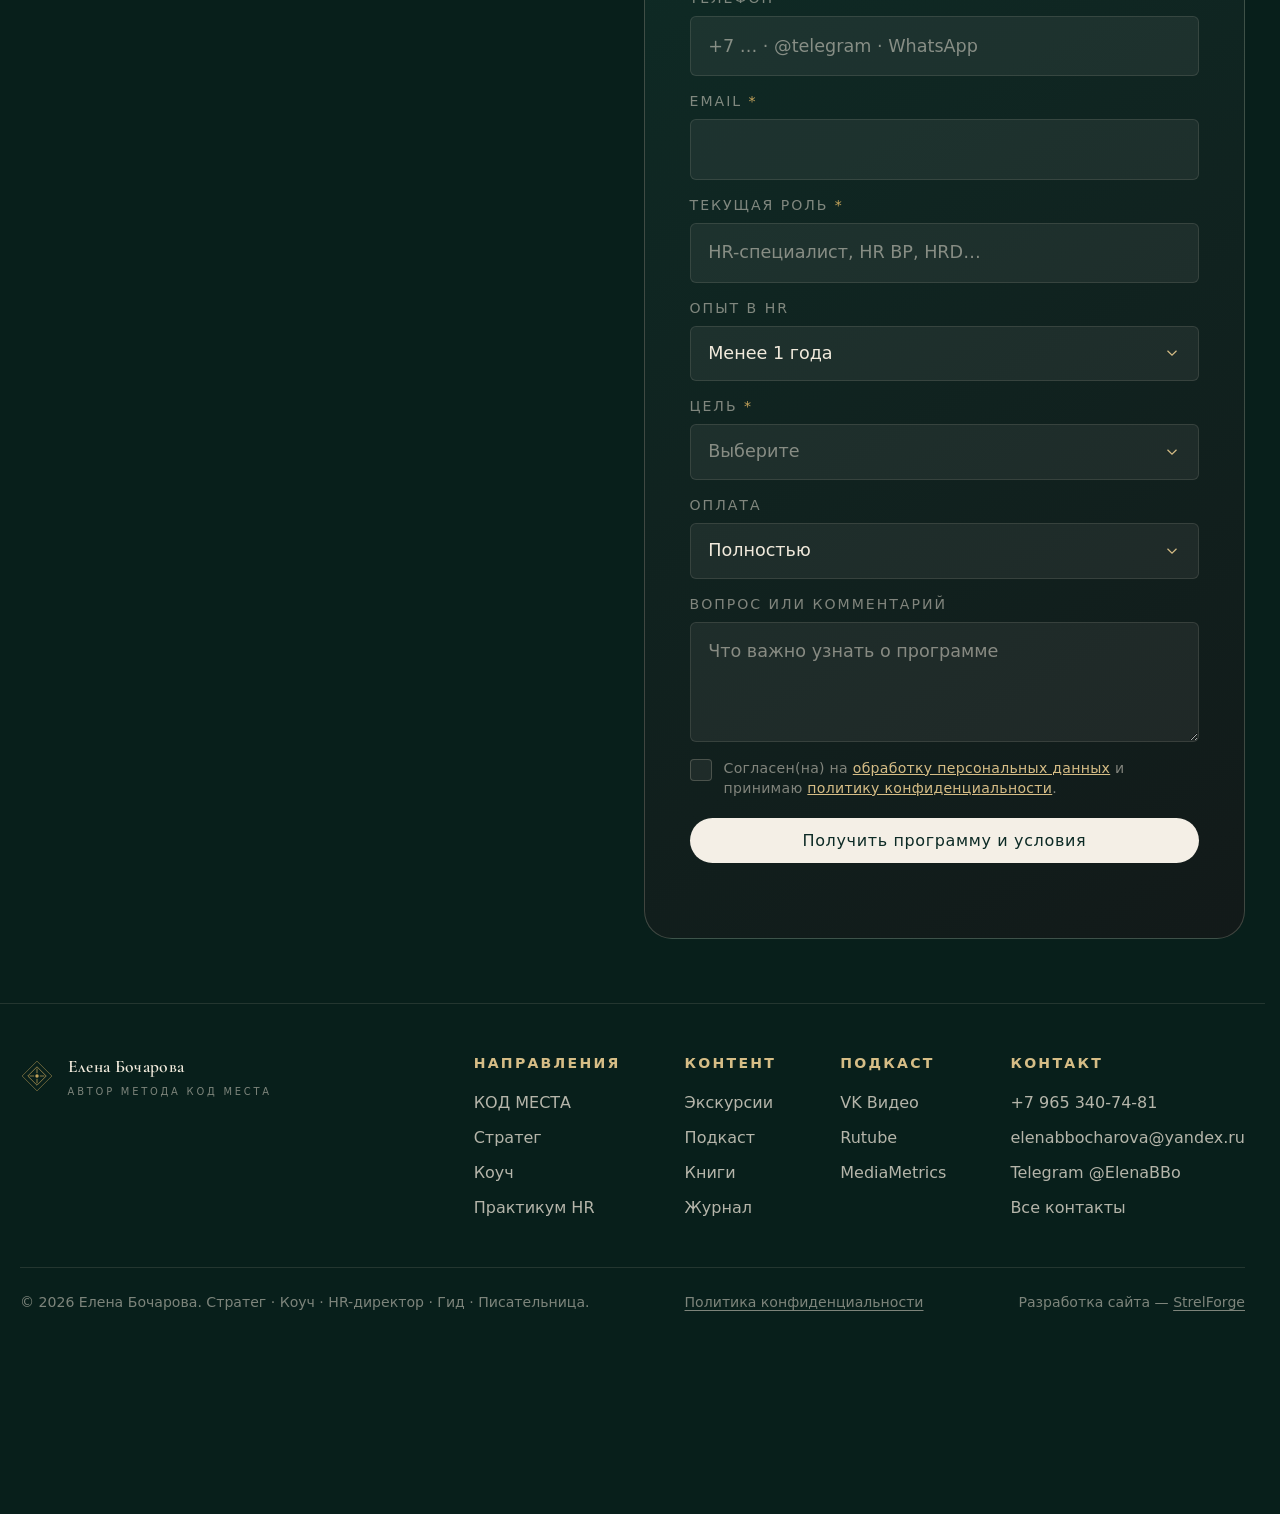
<file: praktikum-hr/index.html>
﻿<!DOCTYPE html>
<html lang="ru">
<head>
  <meta charset="UTF-8" />
  <style>html.pc-cover::before{content:"";position:fixed;inset:0;z-index:700;background:#081f1b}</style>
  <script>try{if(sessionStorage.getItem('pc-transit')==='1')document.documentElement.classList.add('pc-cover')}catch(e){}</script>
  <meta name="viewport" content="width=device-width, initial-scale=1.0" />
  <title>Практикум HR — переподготовка с государственным дипломом · Елена Бочарова</title>
  <meta name="description" content="Практикум для HR-профессионалов с государственным дипломом о переподготовке. Онлайн, 3 месяца, более 900 часов, старт ориентировочно 15.09. Предзапись открыта." />
  <link rel="canonical" href="https://elenabbocharova.ru/praktikum-hr/" />
  <meta property="og:title" content="Практикум HR — диплом о переподготовке" />
  <meta property="og:description" content="Онлайн, 3 месяца, 900+ часов. Для HR-специалистов, которые хотят вырасти до HR BP и HR-директора." />
  <meta property="og:type" content="website" />
  <meta property="og:url" content="https://elenabbocharova.ru/praktikum-hr/" />
  <meta property="og:image" content="https://elenabbocharova.ru/assets/img/og-default.svg" />

    <meta name="robots" content="index, follow" />
  <meta name="author" content="Елена Бочарова" />
  <meta name="theme-color" content="#081f1b" />
  <meta property="og:locale" content="ru_RU" />
  <meta property="og:site_name" content="Елена Бочарова · КОД МЕСТА" />
  <meta name="twitter:card" content="summary_large_image" />
  <meta name="twitter:title" content="Практикум HR — диплом о переподготовке" />
  <meta name="twitter:description" content="Онлайн, 3 месяца, 900+ часов. Для HR-специалистов, которые хотят вырасти до HR BP и HR-директора." />
  <meta name="twitter:image" content="https://elenabbocharova.ru/assets/img/og-default.svg" />
  <link rel="alternate" hreflang="ru" href="https://elenabbocharova.ru/praktikum-hr/" />
  <link rel="alternate" hreflang="x-default" href="https://elenabbocharova.ru/praktikum-hr/" /><link rel="preconnect" href="https://api.fontshare.com" crossorigin />
  <link rel="preconnect" href="https://fonts.googleapis.com" />
  <link rel="preconnect" href="https://fonts.gstatic.com" crossorigin />
  <link href="https://api.fontshare.com/v2/css?f[]=switzer@300,400,500,600&display=swap" rel="stylesheet" />
  <link href="https://fonts.googleapis.com/css2?family=Cormorant+Garamond:ital,wght@0,400;0,500;0,600;1,400;1,500&family=Cormorant:ital,wght@0,400;0,500;1,400&display=swap" rel="stylesheet" />
  <link rel="stylesheet" href="../assets/css/base.css" />
  <link rel="stylesheet" href="../assets/css/style.css?v=20260710" />
  <link rel="icon" href="data:image/svg+xml,%3Csvg xmlns='http://www.w3.org/2000/svg' viewBox='0 0 32 32'%3E%3Crect width='32' height='32' rx='6' fill='%23081f1b'/%3E%3Cpath d='M16 5 L27 16 L16 27 L5 16 Z' fill='none' stroke='%23c4a35a' stroke-width='1.4'/%3E%3Ccircle cx='16' cy='16' r='3' fill='%23c4a35a'/%3E%3C/svg%3E" />

  <script type="application/ld+json">
  {
    "@context": "https://schema.org",
    "@type": "Course",
    "name": "Практикум HR — профессиональная переподготовка",
    "description": "Программа для HR-специалистов с государственным дипломом о переподготовке по специальности «Специалист по работе с персоналом».",
    "provider": { "@type": "Person", "name": "Елена Бочарова" },
    "offers": { "@type": "Offer", "price": "65000", "priceCurrency": "RUB" }
  }
  </script>
</head>
<body class="is-praktikum">
  <a href="#main" class="btn btn-ghost skip-link">К содержанию</a>
  <div data-header></div>

  <main id="main">
    <!-- 1. Первый экран -->
    <section class="subhero wrap">
      <nav class="crumbs reveal" aria-label="Хлебные крошки">
        <a href="../index.html">Главная</a><span class="sep">/</span><span aria-current="page">Практикум HR</span>
      </nav>
      <div class="subhero-inner">
        <p class="eyebrow reveal" data-delay="60">HR&nbsp;ПРАКТИКУМ · Профессиональная переподготовка · Онлайн</p>
        <h1 data-split>Выйти из операционного HR и стать <em>HR-директором или HR&nbsp;BP</em> крупного бизнеса</h1>
        <p class="lede reveal reveal-blur" data-delay="260">Всему своё время. Время быть функцией прошло. Время быть за большим столом. Время влиять на EBITDA</p>
        <p class="subhero-roles reveal" data-delay="340">Государственный диплом о переподготовке, более 900 часов за 3 месяца, ИИ как рабочий инструмент на протяжении всего обучения и портфолио проектов на выходе.</p>
        <div class="hero-cta reveal" data-delay="420" style="margin-top:1.5rem">
          <a href="#prereg" class="btn btn-primary" data-set-intent="program">Получить программу и условия</a>
          <a href="#prereg" class="btn btn-ghost" data-set-intent="waitlist">Записаться в лист ожидания</a>
        </div>
      </div>
    </section>

    <section class="section section--tight wrap">
      <div class="stats" data-stagger="70">
        <div class="stat reveal"><b>900+</b><span>часов</span></div>
        <div class="stat reveal"><b>3 мес.</b><span>длительность</span></div>
        <div class="stat reveal"><b>15.09</b><span>старт (ориент.)</span></div>
        <div class="stat reveal"><b>Диплом</b><span>гос. образца</span></div>
      </div>
    </section>

    <!-- 2. Кому подходит -->
    <section class="section section--tight wrap">
      <div class="section-head reveal reveal-down">
        <p class="eyebrow">Кому подходит</p>
        <h2>Для тех, кто строит сильный HR</h2>
        <p>Программа для специалистов и руководителей, которым нужен системный взгляд на функцию и новый уровень влияния.</p>
      </div>
      <div class="feature-grid" data-stagger="100">
        <div class="feature reveal"><h3>HR-специалисты и HR&nbsp;BP</h3><p>Хотят вырасти до директорской позиции и подтвердить компетенции дипломом.</p></div>
        <div class="feature reveal"><h3>Действующие HR-директора</h3><p>Нужна систематизация функции и новый уровень стратегического влияния.</p></div>
        <div class="feature reveal"><h3>Собственники и топ-менеджеры</h3><p>Хотят понять, как выстроить сильный HR в компании.</p></div>
      </div>
    </section>

    <!-- 3. Программа -->
    <section class="section section--tight wrap" id="program">
      <div class="section-head reveal reveal-down">
        <p class="eyebrow">Программа · 19 модулей</p>
        <h2>Маршрут практикума</h2>
        <p>Записи лекций и живые онлайн-встречи, более 900 часов за 3 месяца. От основ бизнеса до личной эффективности HR-лидера.</p>
      </div>
      <ol class="modules" data-stagger="35">
        <li class="reveal"><span class="m-num">01</span> Основы бизнеса: стратегия, цели, бизнес-модели</li>
        <li class="reveal"><span class="m-num">02</span> Финансовая грамотность для HR</li>
        <li class="reveal"><span class="m-num">03</span> Правовое регулирование труда</li>
        <li class="reveal"><span class="m-num">04</span> Стратегия по работе с персоналом</li>
        <li class="reveal"><span class="m-num">05</span> Корпоративная культура</li>
        <li class="reveal"><span class="m-num">06</span> Клиентоцентричный подход в HR: путь сотрудника</li>
        <li class="reveal"><span class="m-num">07</span> Управление вовлечённостью</li>
        <li class="reveal"><span class="m-num">08</span> Управление результативностью</li>
        <li class="reveal"><span class="m-num">09</span> Управление брендом работодателя</li>
        <li class="reveal"><span class="m-num">10</span> Продуктовый подход в HR</li>
        <li class="reveal"><span class="m-num">11</span> Методология управления проектами</li>
        <li class="reveal"><span class="m-num">12</span> Аналитика и метрики в HR</li>
        <li class="reveal"><span class="m-num">13</span> Подбор персонала</li>
        <li class="reveal"><span class="m-num">14</span> Развитие компетенций</li>
        <li class="reveal"><span class="m-num">15</span> Справедливая система вознаграждения</li>
        <li class="reveal"><span class="m-num">16</span> Устойчивое развитие организаций / ESG-практики</li>
        <li class="reveal"><span class="m-num">17</span> HR как коуч</li>
        <li class="reveal"><span class="m-num">18</span> Личная эффективность HR-лидера</li>
        <li class="reveal"><span class="m-num">19</span> Итоговый проект и защита на диплом</li>
      </ol>
    </section>

    <!-- 3b. Что делает практикум сильнее -->
    <section class="section section--tight wrap">
      <div class="section-head reveal reveal-down">
        <p class="eyebrow">Почему это сильнее обычного обучения</p>
        <h2>Не курс, а рабочая практика</h2>
      </div>
      <div class="feature-grid" data-stagger="100">
        <div class="feature reveal"><h3>ИИ как рабочий инструмент</h3><p>Искусственный интеллект используется на протяжении всего обучения: аналитика, автоматизация, подготовка решений, работа с данными.</p></div>
        <div class="feature reveal"><h3>Современное обучение</h3><p>Кейсы, проектная работа, обратная связь, рефлексия и мастермайнды — сам курс построен как пример сильной образовательной системы.</p></div>
        <div class="feature reveal"><h3>Портфолио проектов</h3><p>Участник выходит не только со знаниями, но и с портфолио реальных проектов.</p></div>
      </div>
      <div class="feature-grid" data-stagger="80" style="margin-top:1rem">
        <div class="feature reveal"><span class="f-num">01</span><p>Переход из операционного HR в стратегический.</p></div>
        <div class="feature reveal"><span class="f-num">02</span><p>Системное мышление: компания видна целиком.</p></div>
        <div class="feature reveal"><span class="f-num">03</span><p>ИИ становится ежедневным рабочим инструментом.</p></div>
        <div class="feature reveal"><span class="f-num">04</span><p>Меняются управленческие привычки.</p></div>
        <div class="feature reveal"><span class="f-num">05</span><p>Государственный диплом + проекты в портфолио.</p></div>
      </div>
    </section>

    <!-- 4 + 5. Формат и диплом -->
    <section class="section section--tight wrap">
      <div class="feature-grid--2 feature-grid" data-stagger="120">
        <div class="feature reveal reveal-left">
          <p class="eyebrow">Формат</p>
          <h3>Онлайн, удобный ритм</h3>
          <p>Обучение полностью онлайн: записи лекций — для своего темпа, и живые онлайн-встречи (вебинары) — для практики, разборов и вопросов. 2–3 приглашённых спикера-эксперта.</p>
        </div>
        <div class="feature reveal reveal-right">
          <p class="eyebrow">Диплом / аккредитация</p>
          <h3>Государственный диплом</h3>
          <p>По итогам — диплом о профессиональной переподготовке по специальности «Специалист по работе с персоналом» / «Менеджер по работе с персоналом».</p>
        </div>
      </div>
    </section>

    <!-- 6. Преподаватели -->
    <section class="section section--tight wrap">
      <div class="section-head reveal reveal-down">
        <p class="eyebrow">Преподаватели</p>
        <h2>Кто ведёт</h2>
      </div>
      <div class="feature-grid" data-stagger="100">
        <div class="feature reveal">
          <svg class="f-icon" viewBox="0 0 32 32" fill="none" stroke="currentColor" stroke-width="1.2"><circle cx="16" cy="11" r="6"/><path d="M6 28c0-6 4-9 10-9s10 3 10 9"/></svg>
          <h3>Елена Бочарова</h3>
          <p>Автор метода КОД МЕСТА, HR-директор, стратег и коуч. Ведущая практикума.</p>
        </div>
        <div class="feature reveal">
          <svg class="f-icon" viewBox="0 0 32 32" fill="none" stroke="currentColor" stroke-width="1.2"><circle cx="16" cy="11" r="6"/><path d="M6 28c0-6 4-9 10-9s10 3 10 9"/></svg>
          <h3>Приглашённый спикер</h3>
          <p>Эксперт-практик из HR и бизнеса — разбор реальных кейсов. <span style="color:var(--text-faint)">(уточняется)</span></p>
        </div>
        <div class="feature reveal">
          <svg class="f-icon" viewBox="0 0 32 32" fill="none" stroke="currentColor" stroke-width="1.2"><circle cx="16" cy="11" r="6"/><path d="M6 28c0-6 4-9 10-9s10 3 10 9"/></svg>
          <h3>Приглашённый спикер</h3>
          <p>Эксперт-практик по развитию людей и команд. <span style="color:var(--text-faint)">(уточняется)</span></p>
        </div>
      </div>
    </section>

    <!-- 7. Стоимость -->
    <section class="section section--tight wrap">
      <div class="panel reveal reveal-scale">
        <p class="eyebrow">Стоимость</p>
        <div class="price-row" style="margin-top:1rem">
          <span class="price-now">65 000 ₽</span>
          <span class="price-note">за весь практикум · возможна оплата частями · возможна корпоративная оплата</span>
        </div>
        <div class="hero-cta" style="margin-top:1.5rem">
          <a href="#prereg" class="btn btn-gold" data-set-intent="waitlist">Оставить предзапись</a>
        </div>
        <p class="price-note" style="margin-top:1rem">Возможна оплата частями и корпоративная оплата.</p>
      </div>
    </section>

    <!-- 8. FAQ -->
    <section class="section section--tight wrap">
      <div class="section-head reveal reveal-down">
        <p class="eyebrow">FAQ</p>
        <h2>Частые вопросы</h2>
      </div>
      <div class="faq" data-stagger="70">
        <details class="faq-item reveal"><summary class="faq-q">Когда старт?<svg class="faq-ic" viewBox="0 0 24 24" fill="none" stroke="currentColor" stroke-width="1.5"><path d="M12 5v14M5 12h14"/></svg></summary><div class="faq-a">Ориентировочно 15 сентября. Точная дата сообщается участникам предзаписи.</div></details>
        <details class="faq-item reveal"><summary class="faq-q">Это точно онлайн?<svg class="faq-ic" viewBox="0 0 24 24" fill="none" stroke="currentColor" stroke-width="1.5"><path d="M12 5v14M5 12h14"/></svg></summary><div class="faq-a">Да, обучение полностью онлайн и без офлайн-встреч. Формат состоит из записей лекций, которые вы смотрите в удобном темпе, и живых онлайн-встреч (вебинаров) для практики, разборов и вопросов.</div></details>
        <details class="faq-item reveal"><summary class="faq-q">Какой документ я получу?<svg class="faq-ic" viewBox="0 0 24 24" fill="none" stroke="currentColor" stroke-width="1.5"><path d="M12 5v14M5 12h14"/></svg></summary><div class="faq-a">Диплом о профессиональной переподготовке государственного образца по специальности в области работы с персоналом.</div></details>
        <details class="faq-item reveal"><summary class="faq-q">Можно ли оплатить частями?<svg class="faq-ic" viewBox="0 0 24 24" fill="none" stroke="currentColor" stroke-width="1.5"><path d="M12 5v14M5 12h14"/></svg></summary><div class="faq-a">Да, возможна оплата частями, а также корпоративная оплата от компании.</div></details>
        <details class="faq-item reveal"><summary class="faq-q">Подойдёт ли без профильного образования?<svg class="faq-ic" viewBox="0 0 24 24" fill="none" stroke="currentColor" stroke-width="1.5"><path d="M12 5v14M5 12h14"/></svg></summary><div class="faq-a">Да, практикум как раз для HR-специалистов с опытом 1–15 лет без профильного диплома.</div></details>
      </div>
    </section>

    <!-- 9. Форма предзаписи -->
    <section class="section section--tight wrap" id="prereg">
      <div class="funnel-grid">

        <div class="funnel-aside reveal reveal-left">
          <h3>Что будет после заявки</h3>
          <div class="funnel-next" style="margin-top:0;padding-top:0;border:0">
            <ol>
              <li>Письмо с программой, условиями предзаписи и датой старта</li>
              <li>Короткая консультация с Еленой или менеджером</li>
              <li>Подтверждение формата → оплата / рассрочка / корпоративный счёт</li>
            </ol>
          </div>
          <div class="stats" style="margin-top:var(--space-8);border:0;padding:0">
            <div class="stat"><b>65 000 ₽</b><span>за весь практикум</span></div>
            <div class="stat"><b>15.09</b><span>старт (ориент.)</span></div>
          </div>
        </div>

        <div class="panel panel--funnel">
          <div class="section-head">
            <p class="eyebrow">Предзапись</p>
            <h2>Получить программу и условия</h2>
            <p>Оставьте контакты — пришлём программу, условия предзаписи и дату старта первого набора.</p>
          </div>
        <form class="form form--wide" data-form="praktikum-hr" name="praktikum-hr" method="POST" data-netlify="true" netlify-honeypot="bot-field"
          data-success="Спасибо! Пришлём программу и условия на ваш email. Елена или менеджер свяжется для короткой консультации.">
          <input type="hidden" name="form-name" value="praktikum-hr" />
          <input type="hidden" name="intent" value="program" />
          <p class="visually-hidden" aria-hidden="true"><label>Не заполняйте: <input name="bot-field" tabindex="-1" autocomplete="off" /></label></p>
          <div class="form-row">
          <div class="field"><label for="hr-name">Имя <span class="req">*</span></label><input id="hr-name" name="name" required /></div>
          <div class="field"><label for="hr-phone">Телефон <span class="req">*</span></label><input id="hr-phone" name="phone" type="tel" required /></div>
          </div>
          <div class="form-row">
          <div class="field"><label for="hr-email">Email <span class="req">*</span></label><input id="hr-email" name="email" type="email" required /></div>
          <div class="field"><label for="hr-role">Текущая роль <span class="req">*</span></label><input id="hr-role" name="current_role" placeholder="HR-специалист, HR BP, HRD…" required /></div>
          </div>
          <div class="form-row">
          <div class="field">
            <label for="hr-exp">Опыт в HR</label>
            <select id="hr-exp" name="hr_experience">
              <option>Менее 1 года</option>
              <option>1–3 года</option>
              <option>3–7 лет</option>
              <option>7–15 лет</option>
              <option>15+ лет</option>
            </select>
          </div>
          <div class="field">
            <label for="hr-goal">Цель <span class="req">*</span></label>
            <select id="hr-goal" name="goal" required>
              <option value="">Выберите</option>
              <option>Рост до HR BP</option>
              <option>Рост до HR-директора</option>
              <option>Систематизация функции HR</option>
              <option>Корпоративное обучение команды</option>
              <option>Другое</option>
            </select>
          </div>
          </div>
          <div class="field field--full">
            <label for="hr-pay">Оплата</label>
            <select id="hr-pay" name="payment">
              <option>Полностью</option>
              <option>Частями</option>
              <option>Корпоративная оплата</option>
            </select>
          </div>
          <div class="field field--full"><label for="hr-msg">Вопрос или комментарий</label><textarea id="hr-msg" name="message" placeholder="Что важно узнать о программе"></textarea></div>
          <div class="field field--full consent">
            <input type="checkbox" id="hr-consent" name="consent" required />
            <label for="hr-consent">Согласен(на) на <a href="../privacy/index.html#consent">обработку персональных данных</a> и принимаю <a href="../privacy/index.html">политику конфиденциальности</a>.</label>
          </div>
          <div class="field field--full">
            <button type="submit" class="btn btn-primary">Получить программу и условия</button>
            <p class="form-status" role="status" aria-live="polite"></p>
          </div>
        </form>
        </div>
      </div>
    </section>
  </main>

  <div data-footer></div>
  <script src="../assets/js/forms.js" defer></script>
  <script src="../assets/js/seo.js" defer></script>
  <script src="../content/bundle.js" defer></script>
  <script src="../assets/js/content.js" defer></script>
  <script src="../assets/js/site.js" defer></script>
</body>
</html>
</file>
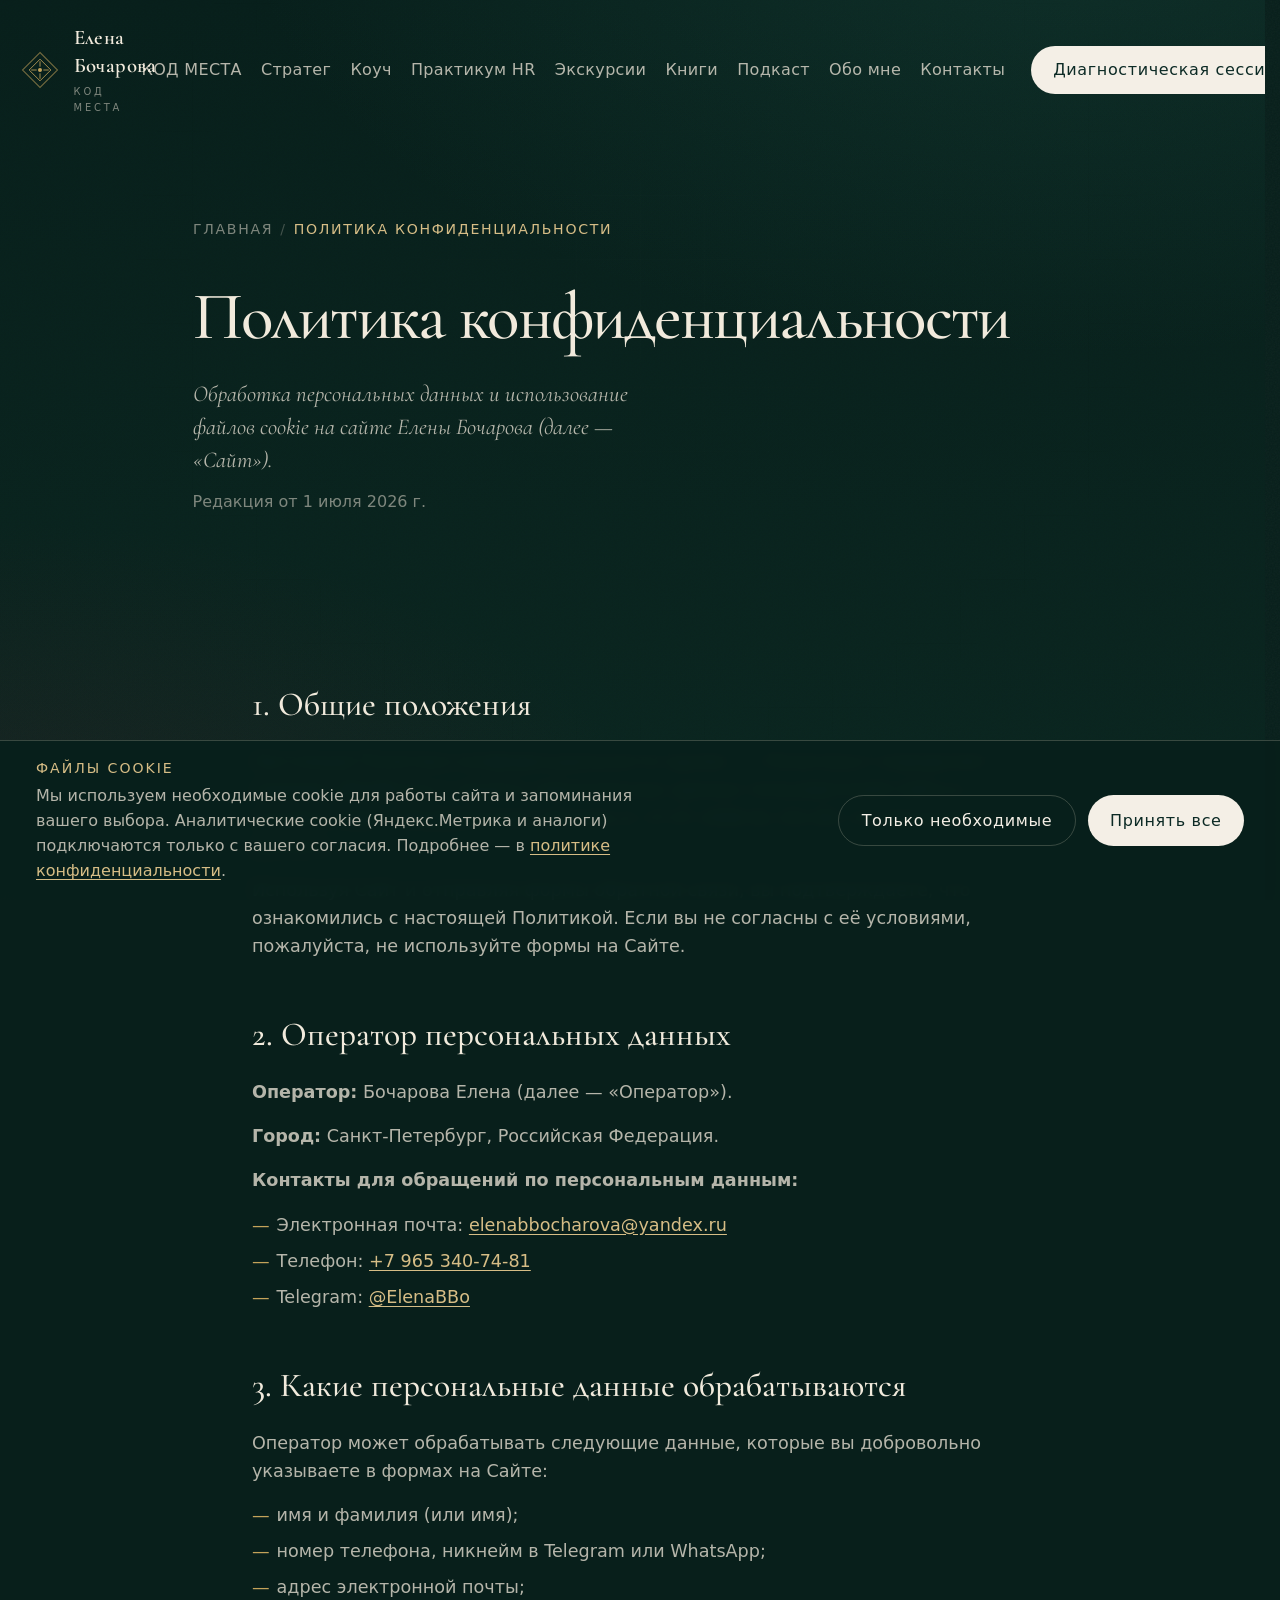
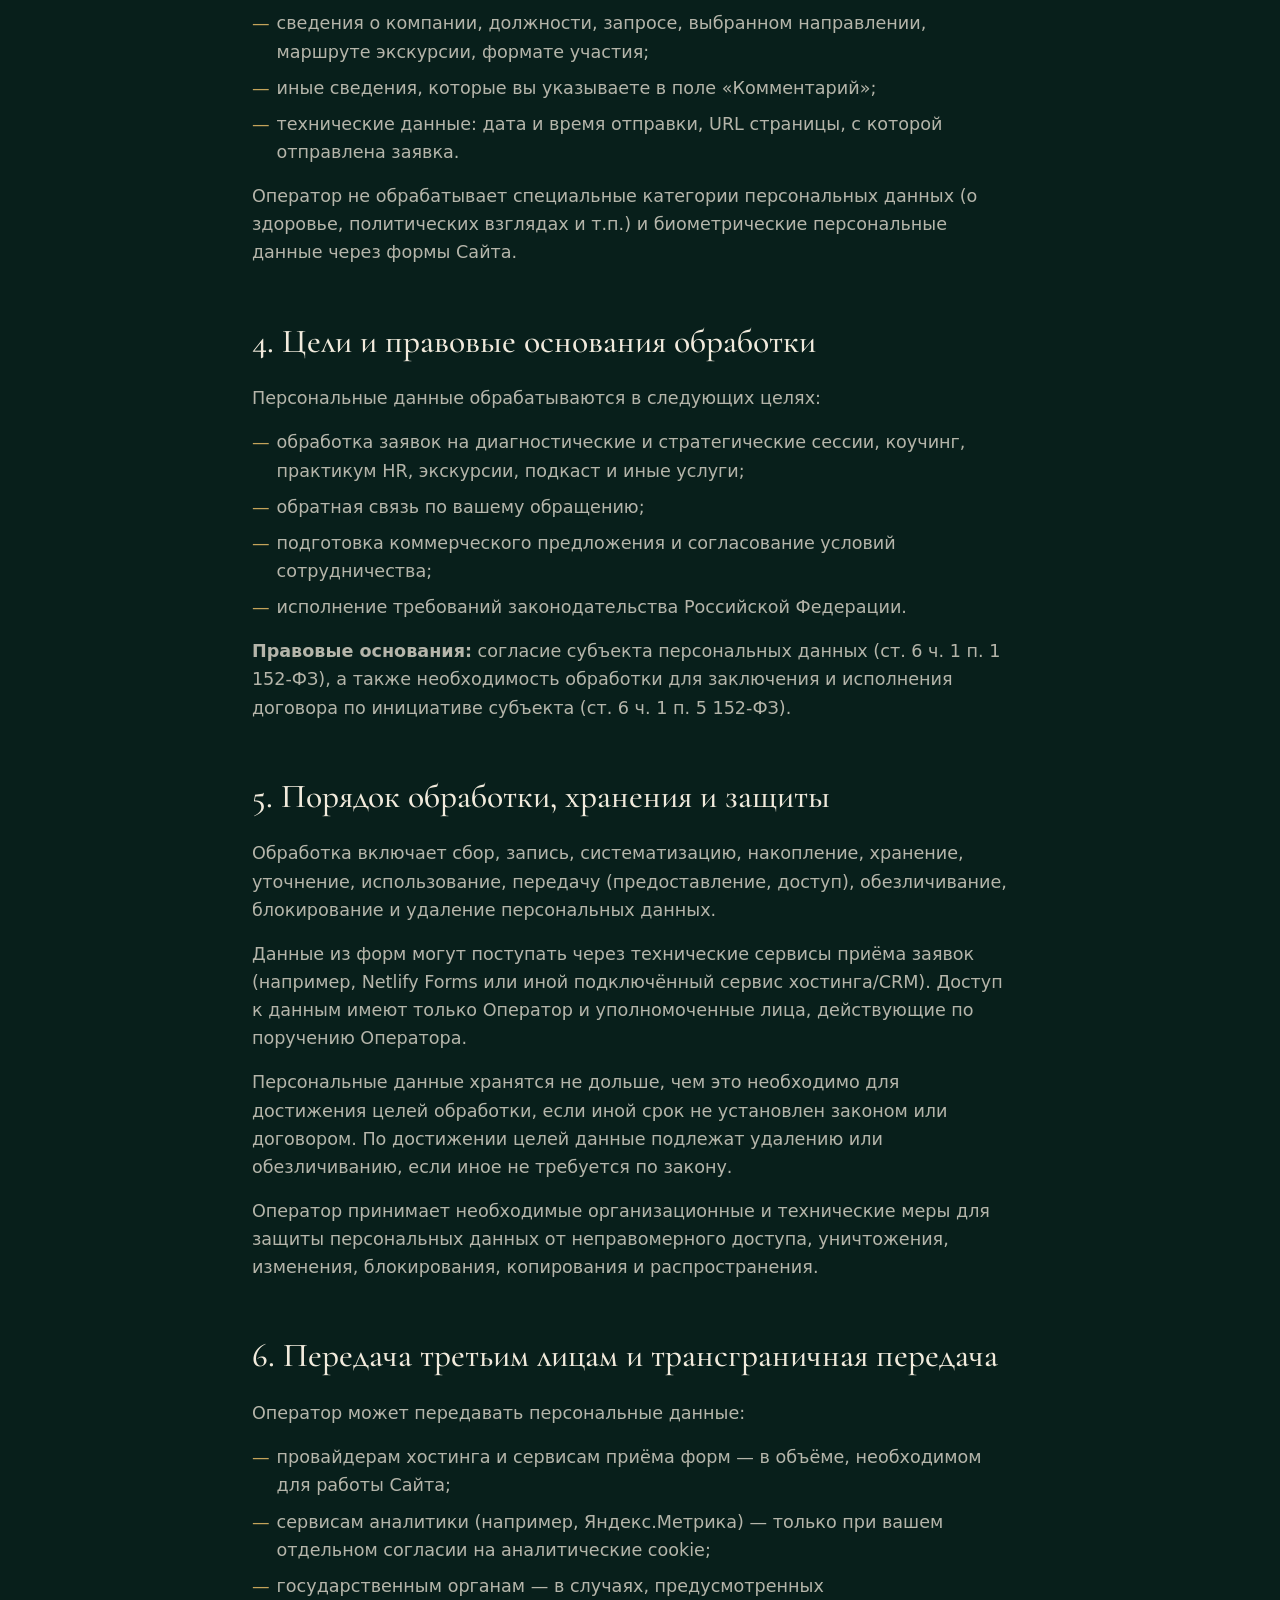
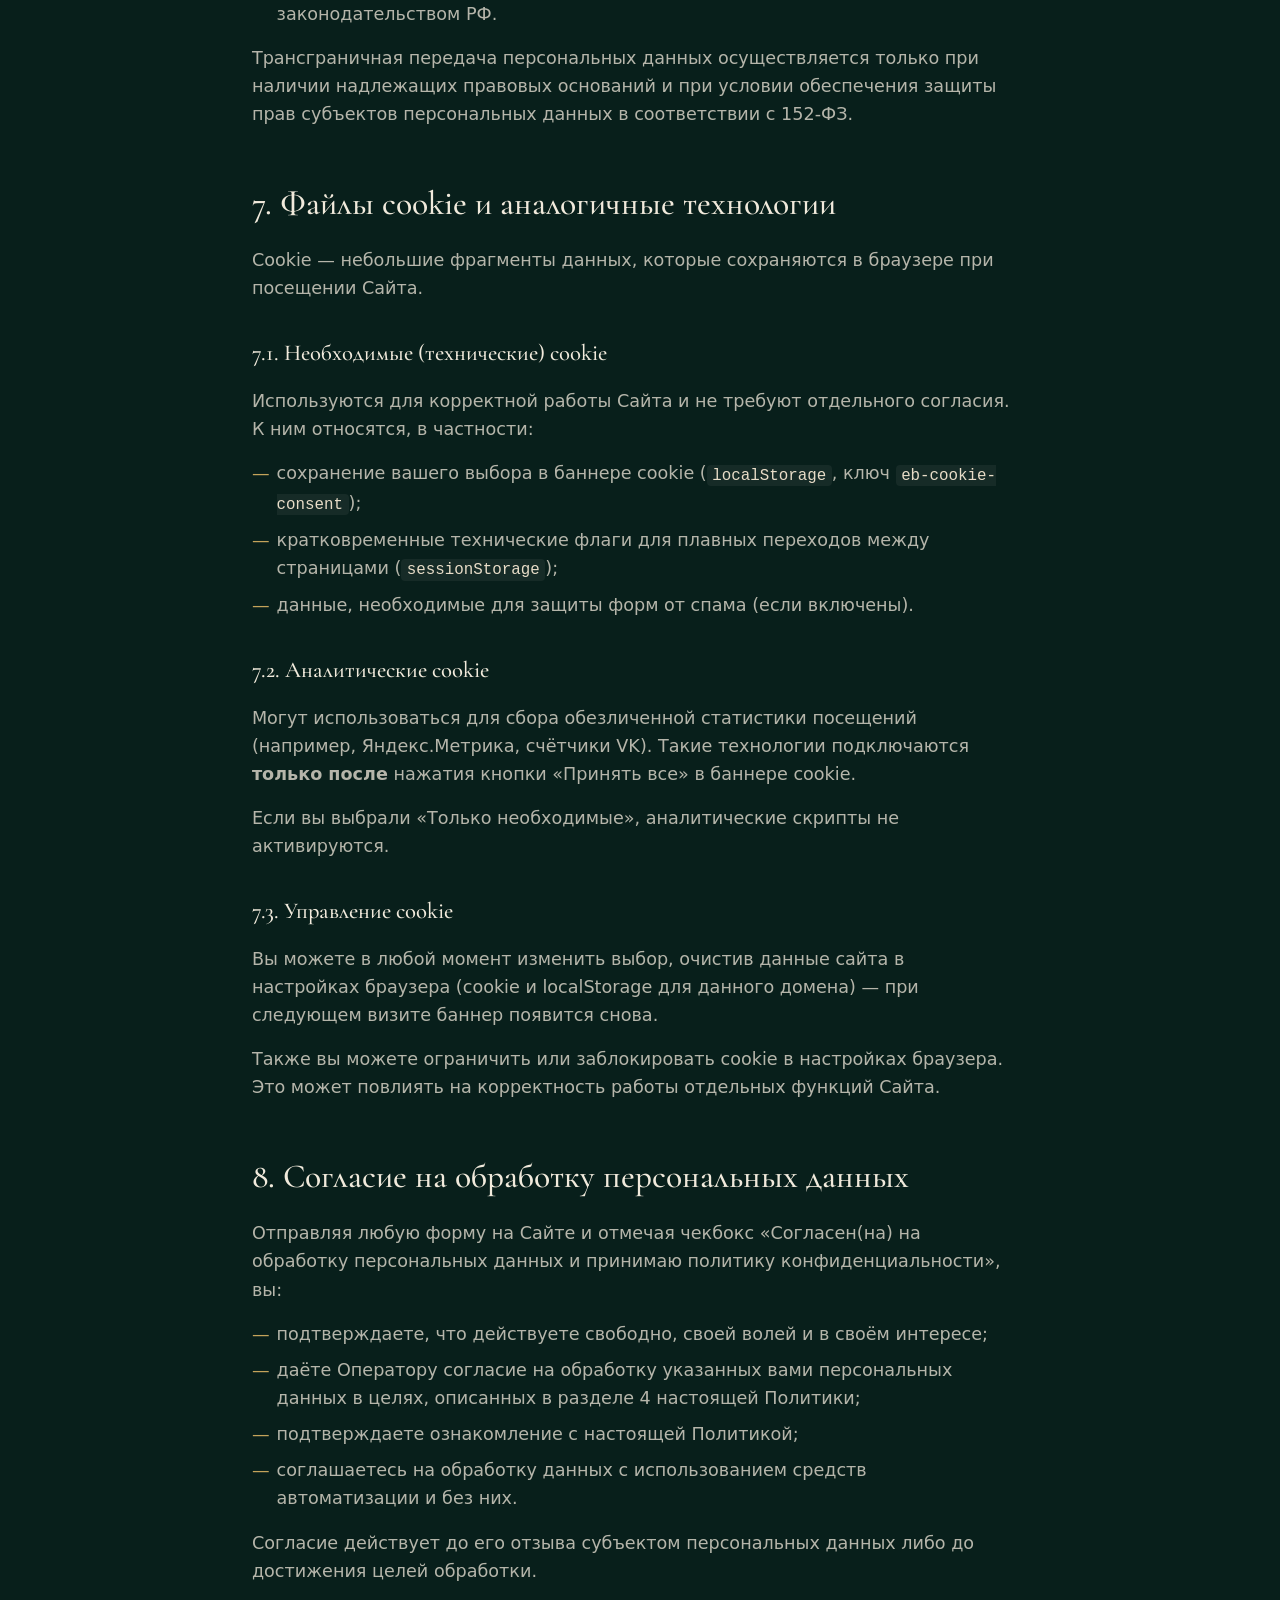
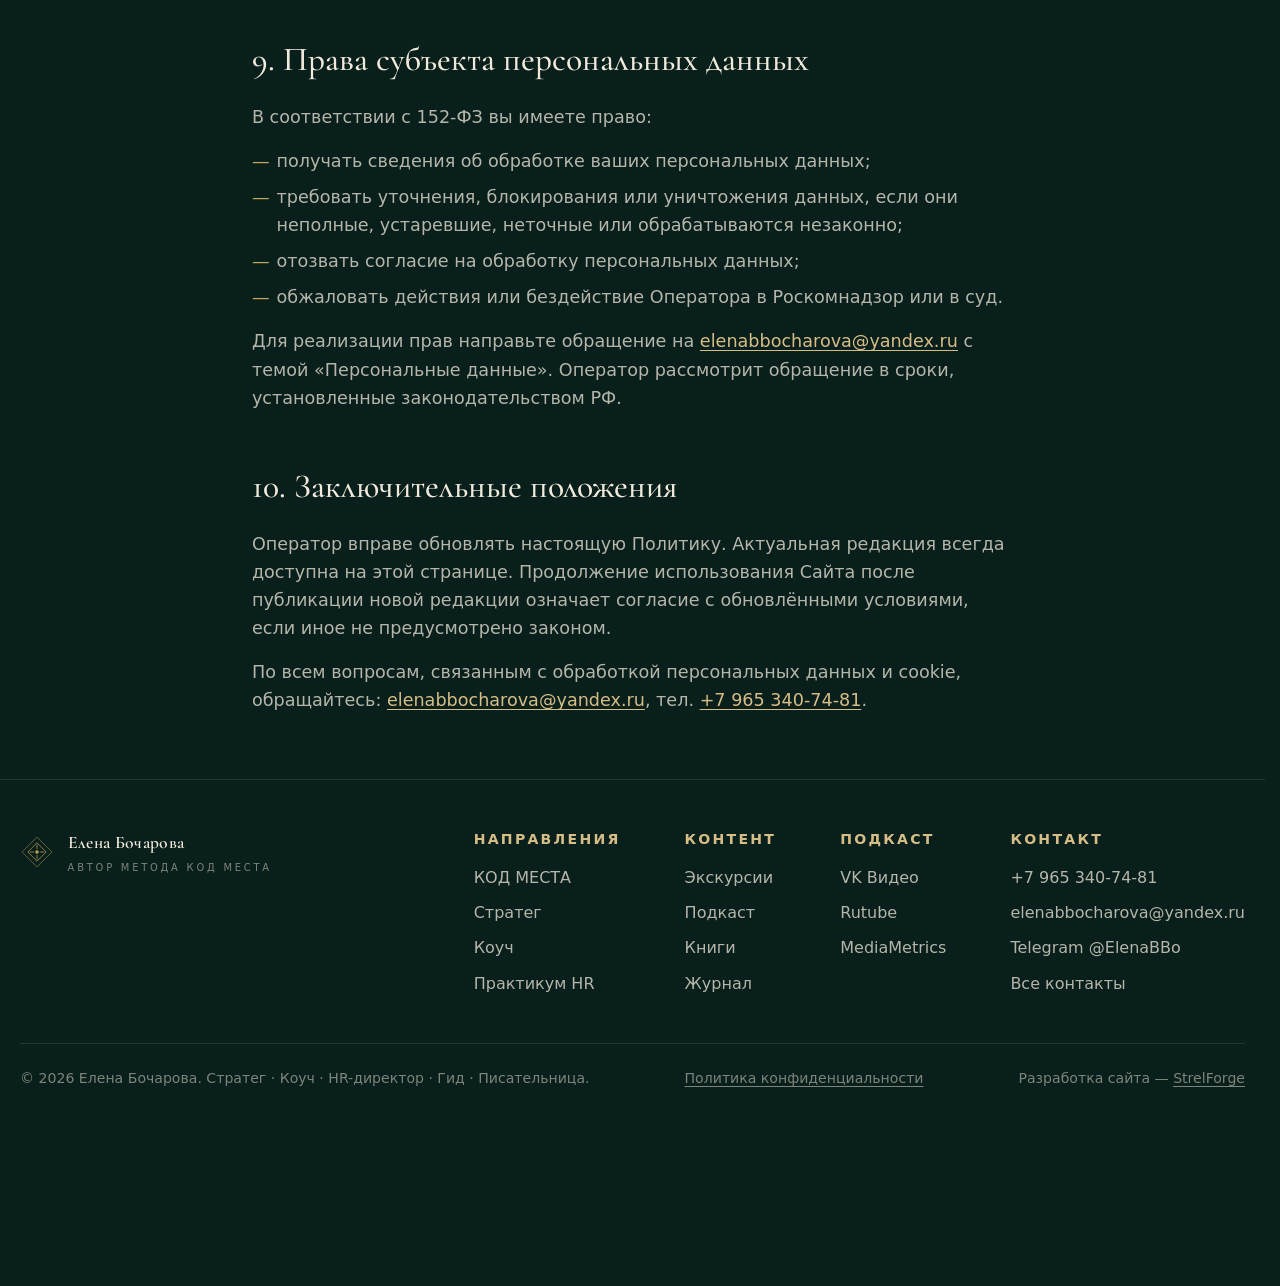
<file: privacy/index.html>
﻿<!DOCTYPE html>
<html lang="ru">
<head>
  <meta charset="UTF-8" />
  <style>html.pc-cover::before{content:"";position:fixed;inset:0;z-index:700;background:#081f1b}</style>
  <script>try{if(sessionStorage.getItem('pc-transit')==='1')document.documentElement.classList.add('pc-cover')}catch(e){}</script>
  <meta name="viewport" content="width=device-width, initial-scale=1.0" />
  <title>Политика конфиденциальности · Елена Бочарова</title>
  <meta name="description" content="Политика обработки персональных данных и использования файлов cookie на сайте Елены Бочарова. Соответствие 152-ФЗ." />
  <link rel="canonical" href="https://elenabbocharova.ru/privacy/" />
    <meta property="og:title" content="Политика конфиденциальности · Елена Бочарова" />
  <meta property="og:description" content="Политика обработки персональных данных и использования файлов cookie на сайте Елены Бочарова. Соответствие 152-ФЗ." />
  <meta property="og:type" content="website" />
  <meta property="og:url" content="https://elenabbocharova.ru/privacy/" />
  <meta property="og:image" content="https://elenabbocharova.ru/assets/img/og-default.svg" />
  <meta name="robots" content="index, follow" />
  <meta name="author" content="Елена Бочарова" />
  <meta name="theme-color" content="#081f1b" />
  <meta property="og:locale" content="ru_RU" />
  <meta property="og:site_name" content="Елена Бочарова · КОД МЕСТА" />
  <meta name="twitter:card" content="summary_large_image" />
  <meta name="twitter:title" content="Политика конфиденциальности · Елена Бочарова" />
  <meta name="twitter:description" content="Политика обработки персональных данных и использования файлов cookie на сайте Елены Бочарова. Соответствие 152-ФЗ." />
  <meta name="twitter:image" content="https://elenabbocharova.ru/assets/img/og-default.svg" />
  <link rel="alternate" hreflang="ru" href="https://elenabbocharova.ru/privacy/" />
  <link rel="alternate" hreflang="x-default" href="https://elenabbocharova.ru/privacy/" /><link rel="preconnect" href="https://api.fontshare.com" crossorigin />
  <link rel="preconnect" href="https://fonts.googleapis.com" />
  <link rel="preconnect" href="https://fonts.gstatic.com" crossorigin />
  <link href="https://api.fontshare.com/v2/css?f[]=switzer@300,400,500,600&display=swap" rel="stylesheet" />
  <link href="https://fonts.googleapis.com/css2?family=Cormorant+Garamond:ital,wght@0,400;0,500;0,600;1,400;1,500&family=Cormorant:ital,wght@0,400;0,500;1,400&display=swap" rel="stylesheet" />
  <link rel="stylesheet" href="../assets/css/base.css" />
  <link rel="stylesheet" href="../assets/css/style.css?v=20260710" />
  <link rel="icon" href="data:image/svg+xml,%3Csvg xmlns='http://www.w3.org/2000/svg' viewBox='0 0 32 32'%3E%3Crect width='32' height='32' rx='6' fill='%23081f1b'/%3E%3Cpath d='M16 5 L27 16 L16 27 L5 16 Z' fill='none' stroke='%23c4a35a' stroke-width='1.4'/%3E%3Ccircle cx='16' cy='16' r='3' fill='%23c4a35a'/%3E%3C/svg%3E" />
</head>
<body>
  <a href="#main" class="btn btn-ghost skip-link">К содержанию</a>
  <div data-header></div>
  <main id="main">
    <section class="subhero wrap--narrow">
      <nav class="crumbs" aria-label="Хлебные крошки">
        <a href="../index.html">Главная</a><span class="sep">/</span><span aria-current="page">Политика конфиденциальности</span>
      </nav>
      <h1 style="font-family:var(--font-display); font-weight:500; font-size:clamp(2rem,1.5rem+2vw,3.4rem); margin-top:1.5rem">Политика конфиденциальности</h1>
      <p class="lede" style="margin-top:1rem; color:var(--text-soft)">Обработка персональных данных и использование файлов cookie на сайте Елены Бочарова (далее — «Сайт»).</p>
      <p style="font-size:var(--text-sm); color:var(--text-faint); margin-top:.75rem">Редакция от 1 июля 2026 г.</p>
    </section>

    <section class="section section--tight wrap--narrow prose">
      <h2>1. Общие положения</h2>
      <p>Настоящая Политика конфиденциальности (далее — «Политика») определяет порядок обработки и защиты персональных данных пользователей Сайта в соответствии с Федеральным законом от 27.07.2006 № 152-ФЗ «О персональных данных».</p>
      <p>Используя Сайт и отправляя формы обратной связи, вы подтверждаете, что ознакомились с настоящей Политикой. Если вы не согласны с её условиями, пожалуйста, не используйте формы на Сайте.</p>

      <h2>2. Оператор персональных данных</h2>
      <p><strong>Оператор:</strong> Бочарова Елена (далее — «Оператор»).</p>
      <p><strong>Город:</strong> Санкт-Петербург, Российская Федерация.</p>
      <p><strong>Контакты для обращений по персональным данным:</strong></p>
      <ul>
        <li>Электронная почта: <a id="footerEmail" href="mailto:Elenabbocharova@yandex.ru">Elenabbocharova@yandex.ru</a></li>
        <li>Телефон: <a href="tel:+79653407481">+7 965 340-74-81</a></li>
        <li>Telegram: <a href="https://t.me/ElenaBBo" target="_blank" rel="noopener">@ElenaBBo</a></li>
      </ul>

      <h2>3. Какие персональные данные обрабатываются</h2>
      <p>Оператор может обрабатывать следующие данные, которые вы добровольно указываете в формах на Сайте:</p>
      <ul>
        <li>имя и фамилия (или имя);</li>
        <li>номер телефона, никнейм в Telegram или WhatsApp;</li>
        <li>адрес электронной почты;</li>
        <li>сведения о компании, должности, запросе, выбранном направлении, маршруте экскурсии, формате участия;</li>
        <li>иные сведения, которые вы указываете в поле «Комментарий»;</li>
        <li>технические данные: дата и время отправки, URL страницы, с которой отправлена заявка.</li>
      </ul>
      <p>Оператор не обрабатывает специальные категории персональных данных (о здоровье, политических взглядах и т.п.) и биометрические персональные данные через формы Сайта.</p>

      <h2>4. Цели и правовые основания обработки</h2>
      <p>Персональные данные обрабатываются в следующих целях:</p>
      <ul>
        <li>обработка заявок на диагностические и стратегические сессии, коучинг, практикум HR, экскурсии, подкаст и иные услуги;</li>
        <li>обратная связь по вашему обращению;</li>
        <li>подготовка коммерческого предложения и согласование условий сотрудничества;</li>
        <li>исполнение требований законодательства Российской Федерации.</li>
      </ul>
      <p><strong>Правовые основания:</strong> согласие субъекта персональных данных (ст. 6 ч. 1 п. 1 152-ФЗ), а также необходимость обработки для заключения и исполнения договора по инициативе субъекта (ст. 6 ч. 1 п. 5 152-ФЗ).</p>

      <h2>5. Порядок обработки, хранения и защиты</h2>
      <p>Обработка включает сбор, запись, систематизацию, накопление, хранение, уточнение, использование, передачу (предоставление, доступ), обезличивание, блокирование и удаление персональных данных.</p>
      <p>Данные из форм могут поступать через технические сервисы приёма заявок (например, Netlify Forms или иной подключённый сервис хостинга/CRM). Доступ к данным имеют только Оператор и уполномоченные лица, действующие по поручению Оператора.</p>
      <p>Персональные данные хранятся не дольше, чем это необходимо для достижения целей обработки, если иной срок не установлен законом или договором. По достижении целей данные подлежат удалению или обезличиванию, если иное не требуется по закону.</p>
      <p>Оператор принимает необходимые организационные и технические меры для защиты персональных данных от неправомерного доступа, уничтожения, изменения, блокирования, копирования и распространения.</p>

      <h2>6. Передача третьим лицам и трансграничная передача</h2>
      <p>Оператор может передавать персональные данные:</p>
      <ul>
        <li>провайдерам хостинга и сервисам приёма форм — в объёме, необходимом для работы Сайта;</li>
        <li>сервисам аналитики (например, Яндекс.Метрика) — только при вашем отдельном согласии на аналитические cookie;</li>
        <li>государственным органам — в случаях, предусмотренных законодательством РФ.</li>
      </ul>
      <p>Трансграничная передача персональных данных осуществляется только при наличии надлежащих правовых оснований и при условии обеспечения защиты прав субъектов персональных данных в соответствии с 152-ФЗ.</p>

      <h2 id="cookies">7. Файлы cookie и аналогичные технологии</h2>
      <p>Cookie — небольшие фрагменты данных, которые сохраняются в браузере при посещении Сайта.</p>
      <h3>7.1. Необходимые (технические) cookie</h3>
      <p>Используются для корректной работы Сайта и не требуют отдельного согласия. К ним относятся, в частности:</p>
      <ul>
        <li>сохранение вашего выбора в баннере cookie (<code>localStorage</code>, ключ <code>eb-cookie-consent</code>);</li>
        <li>кратковременные технические флаги для плавных переходов между страницами (<code>sessionStorage</code>);</li>
        <li>данные, необходимые для защиты форм от спама (если включены).</li>
      </ul>
      <h3>7.2. Аналитические cookie</h3>
      <p>Могут использоваться для сбора обезличенной статистики посещений (например, Яндекс.Метрика, счётчики VK). Такие технологии подключаются <strong>только после</strong> нажатия кнопки «Принять все» в баннере cookie.</p>
      <p>Если вы выбрали «Только необходимые», аналитические скрипты не активируются.</p>
      <h3>7.3. Управление cookie</h3>
      <p>Вы можете в любой момент изменить выбор, очистив данные сайта в настройках браузера (cookie и localStorage для данного домена) — при следующем визите баннер появится снова.</p>
      <p>Также вы можете ограничить или заблокировать cookie в настройках браузера. Это может повлиять на корректность работы отдельных функций Сайта.</p>

      <h2 id="consent">8. Согласие на обработку персональных данных</h2>
      <p>Отправляя любую форму на Сайте и отмечая чекбокс «Согласен(на) на обработку персональных данных и принимаю политику конфиденциальности», вы:</p>
      <ul>
        <li>подтверждаете, что действуете свободно, своей волей и в своём интересе;</li>
        <li>даёте Оператору согласие на обработку указанных вами персональных данных в целях, описанных в разделе 4 настоящей Политики;</li>
        <li>подтверждаете ознакомление с настоящей Политикой;</li>
        <li>соглашаетесь на обработку данных с использованием средств автоматизации и без них.</li>
      </ul>
      <p>Согласие действует до его отзыва субъектом персональных данных либо до достижения целей обработки.</p>

      <h2>9. Права субъекта персональных данных</h2>
      <p>В соответствии с 152-ФЗ вы имеете право:</p>
      <ul>
        <li>получать сведения об обработке ваших персональных данных;</li>
        <li>требовать уточнения, блокирования или уничтожения данных, если они неполные, устаревшие, неточные или обрабатываются незаконно;</li>
        <li>отозвать согласие на обработку персональных данных;</li>
        <li>обжаловать действия или бездействие Оператора в Роскомнадзор или в суд.</li>
      </ul>
      <p>Для реализации прав направьте обращение на <a href="mailto:Elenabbocharova@yandex.ru">Elenabbocharova@yandex.ru</a> с темой «Персональные данные». Оператор рассмотрит обращение в сроки, установленные законодательством РФ.</p>

      <h2>10. Заключительные положения</h2>
      <p>Оператор вправе обновлять настоящую Политику. Актуальная редакция всегда доступна на этой странице. Продолжение использования Сайта после публикации новой редакции означает согласие с обновлёнными условиями, если иное не предусмотрено законом.</p>
      <p>По всем вопросам, связанным с обработкой персональных данных и cookie, обращайтесь: <a href="mailto:Elenabbocharova@yandex.ru">Elenabbocharova@yandex.ru</a>, тел. <a href="tel:+79653407481">+7 965 340-74-81</a>.</p>
    </section>
  </main>
  <div data-footer></div>
  <script src="../assets/js/cookies.js" defer></script>
  <script src="../assets/js/forms.js" defer></script>
  <script src="../assets/js/seo.js" defer></script>
  <script src="../content/bundle.js" defer></script>
  <script src="../assets/js/content.js" defer></script>
  <script src="../assets/js/site.js" defer></script>
</body>
</html>
</file>
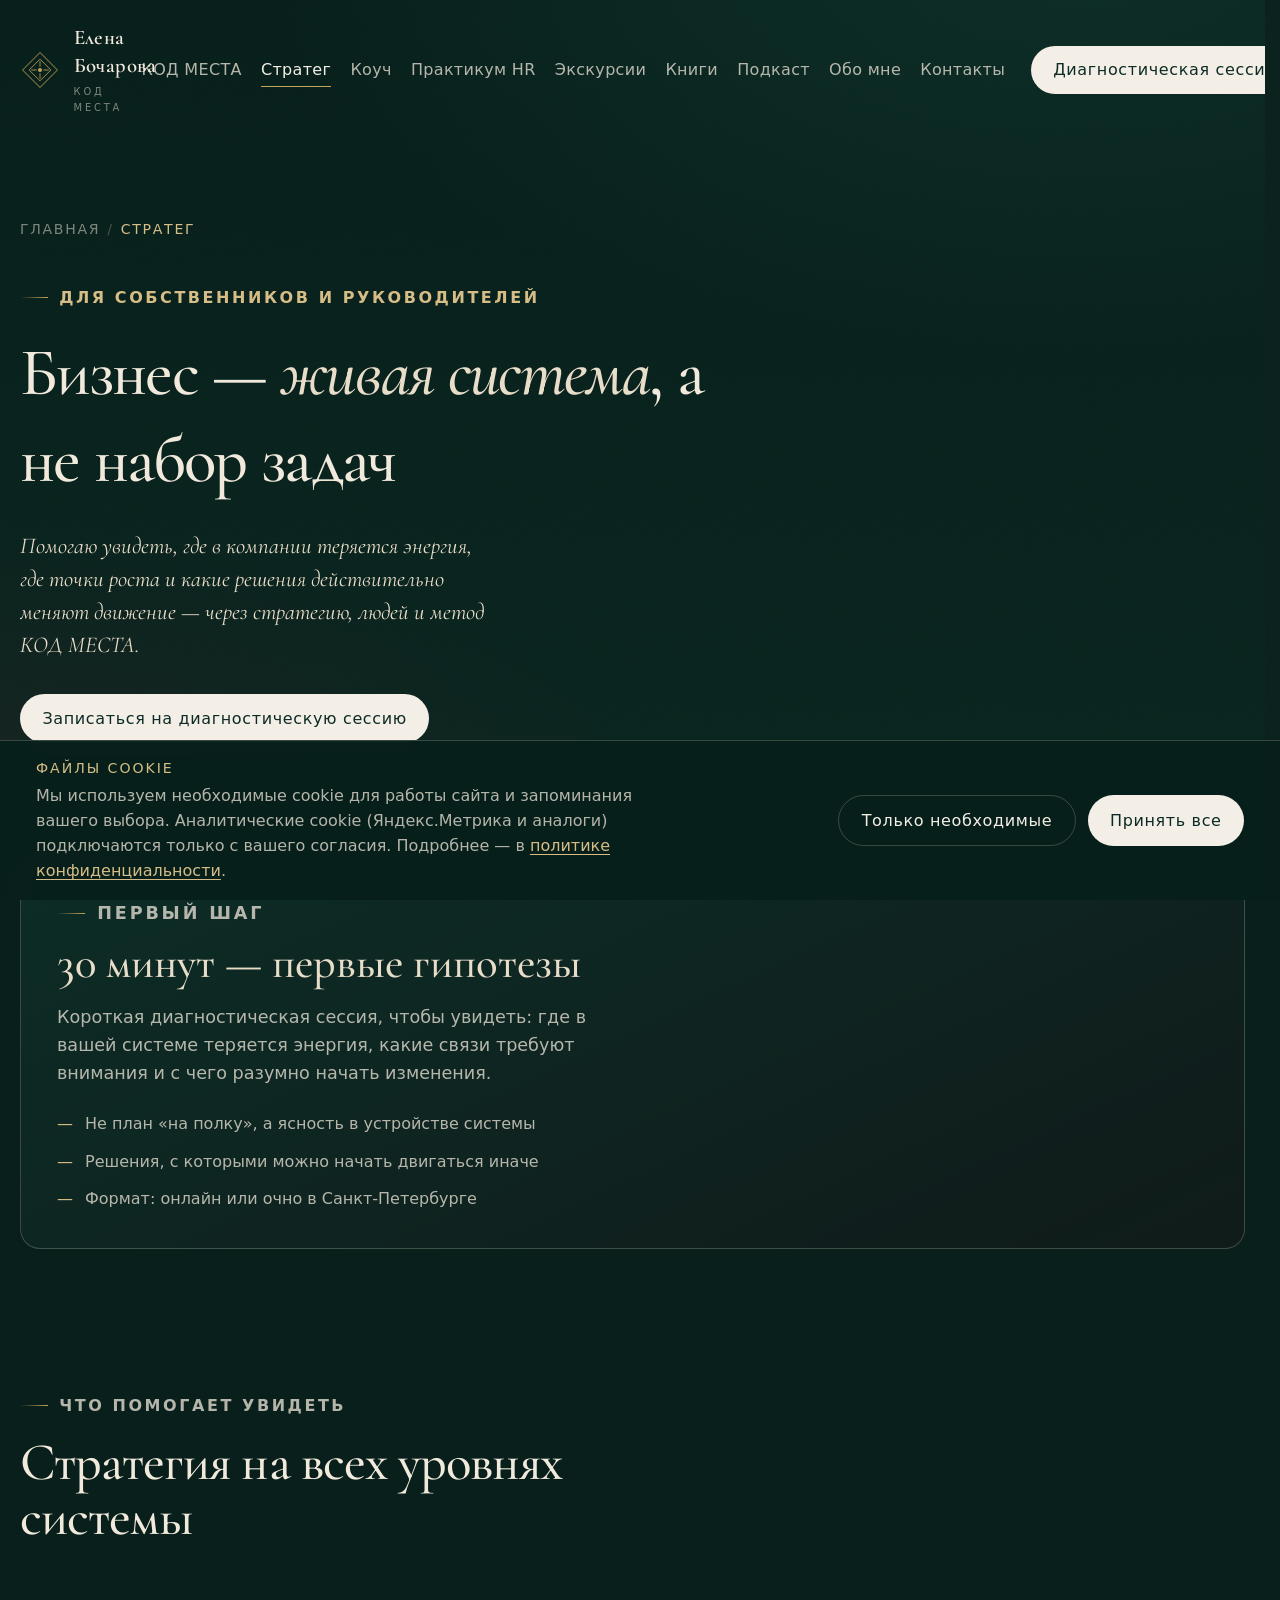
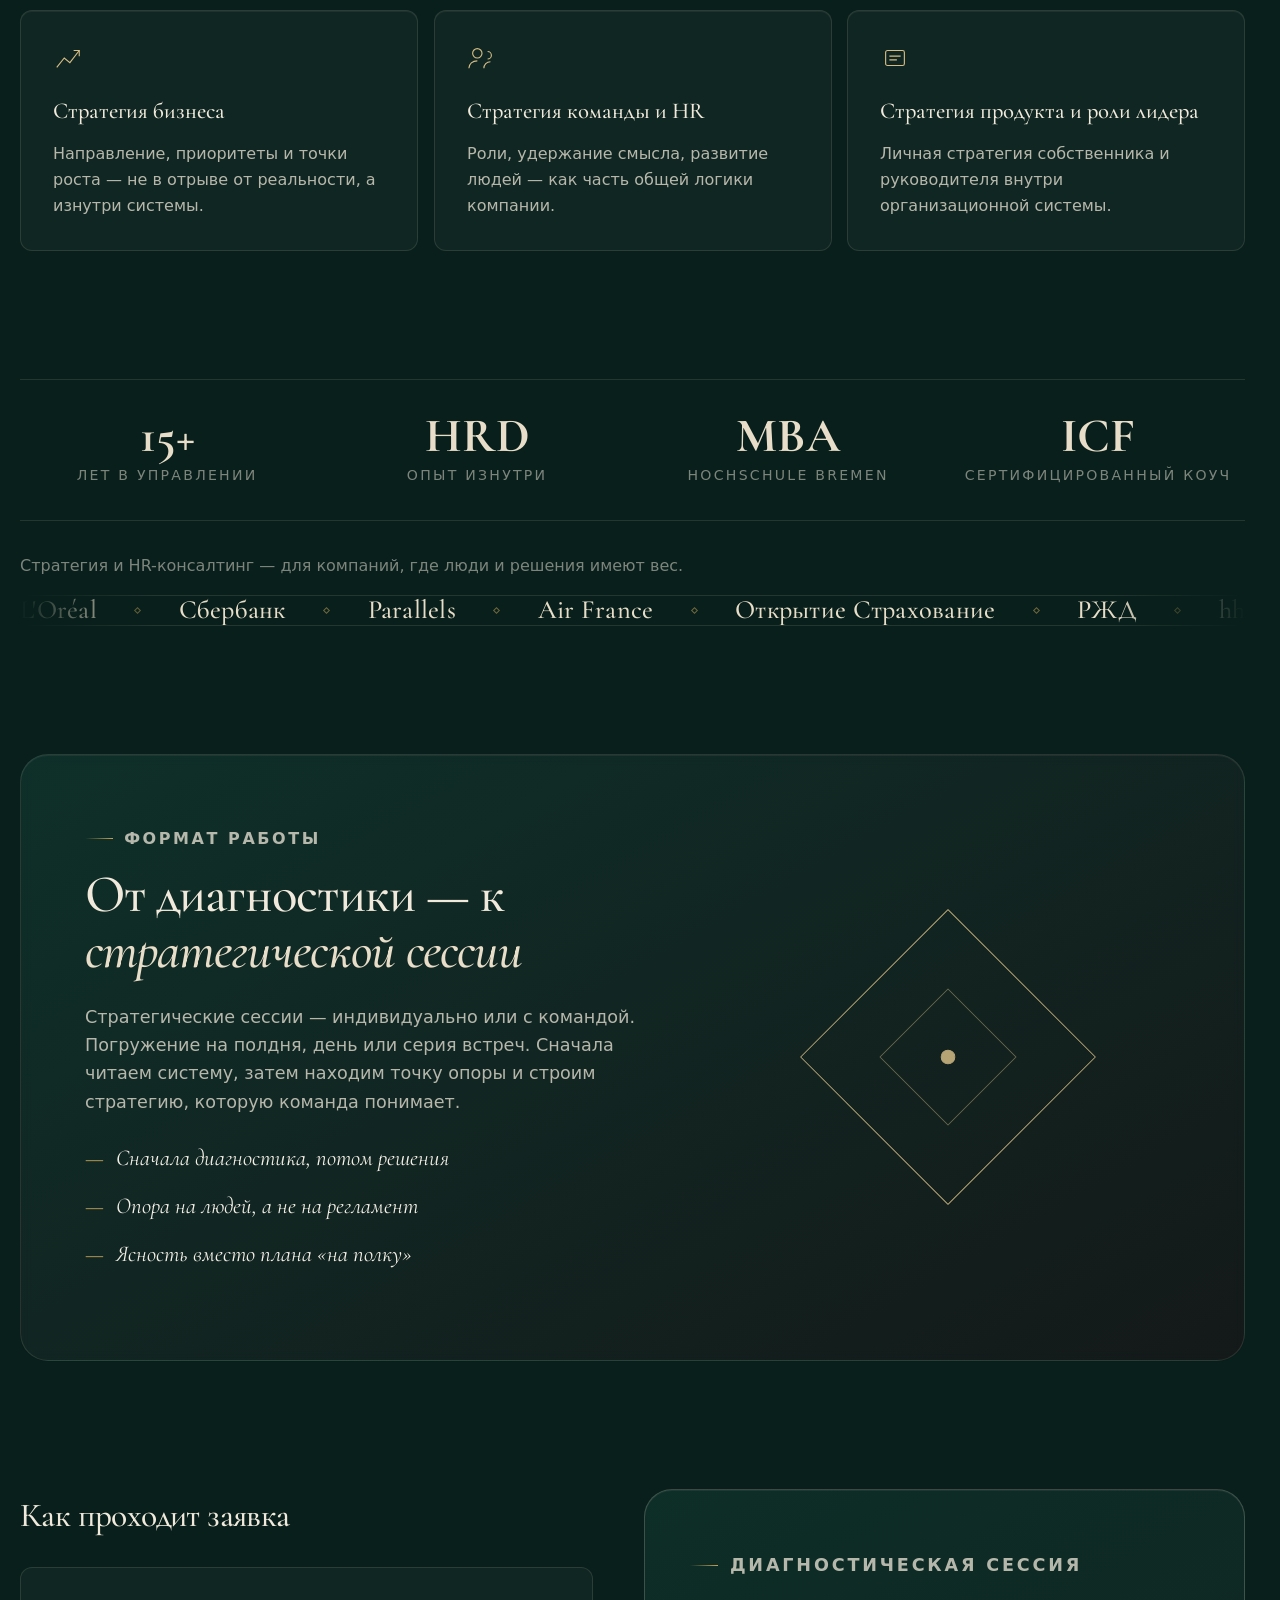
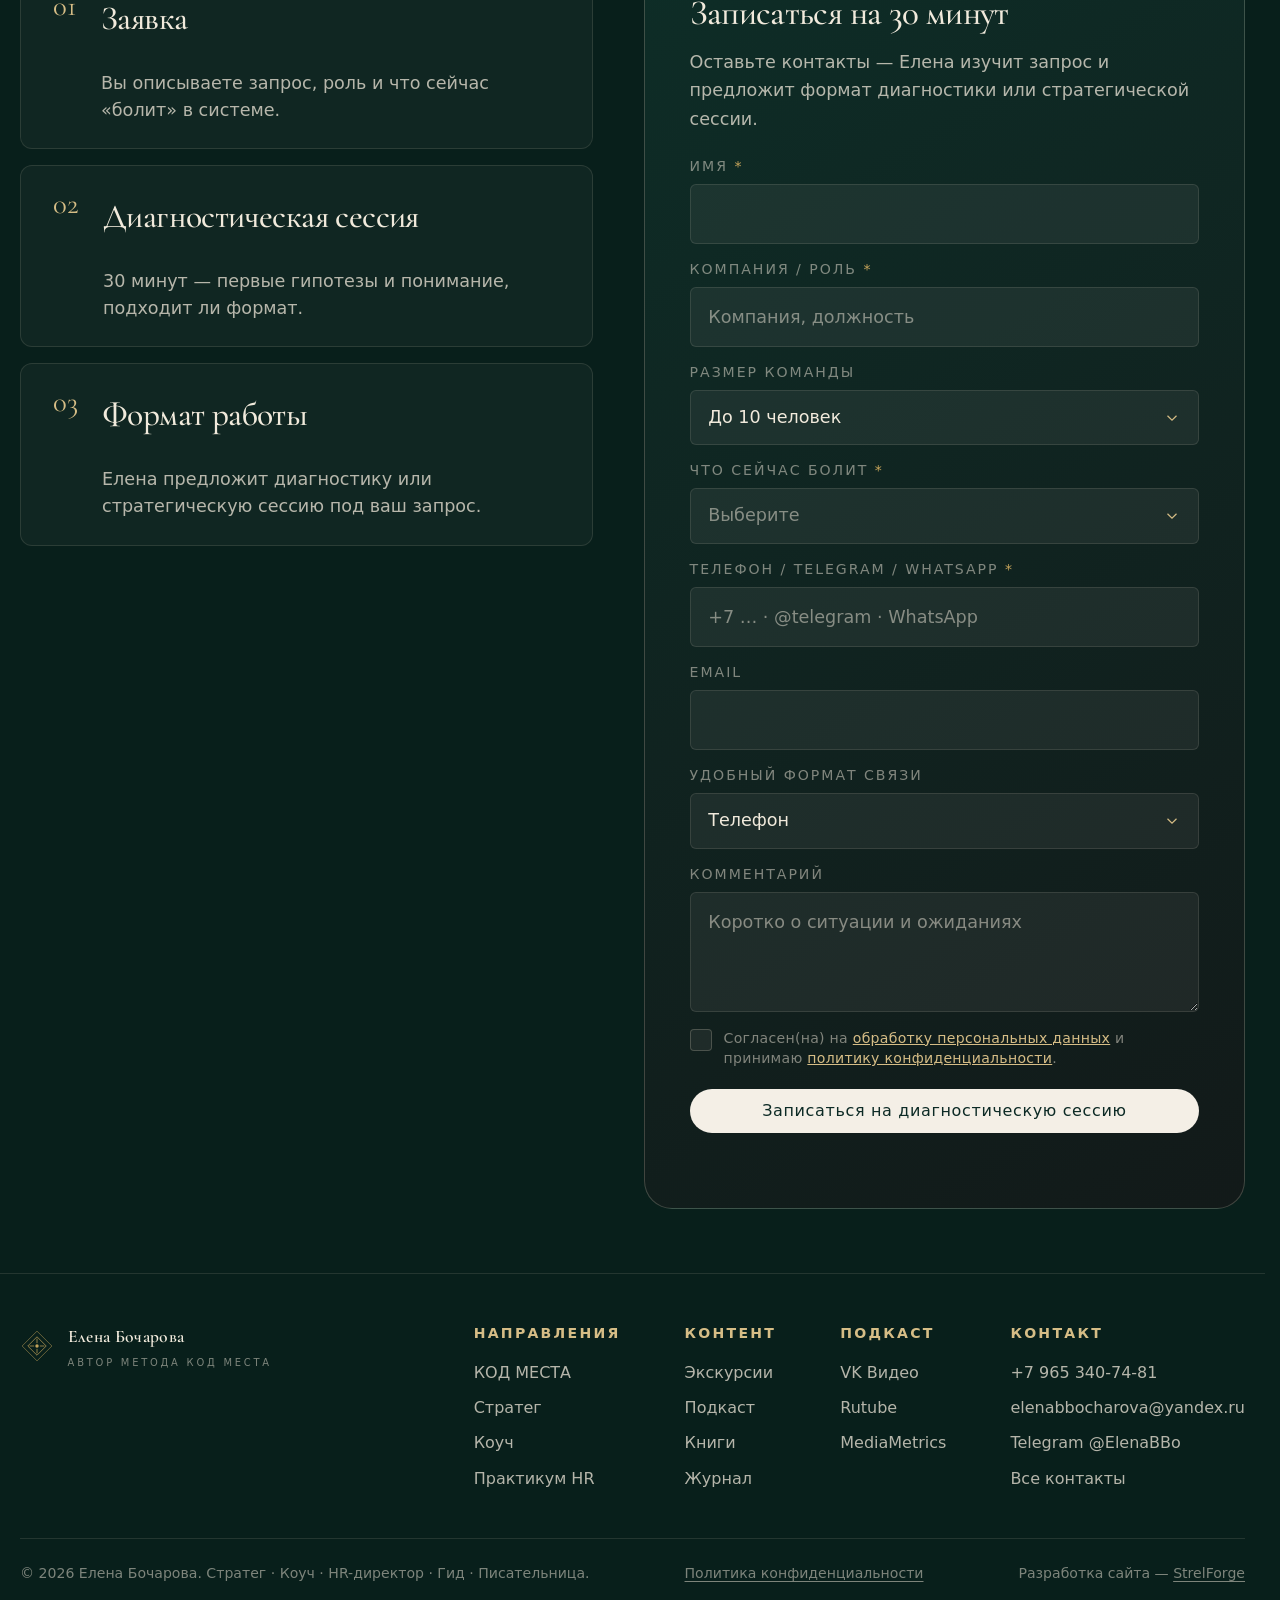
<file: strateg/index.html>
﻿<!DOCTYPE html>

<html lang="ru">

<head>

  <meta charset="UTF-8" />
  <style>html.pc-cover::before{content:"";position:fixed;inset:0;z-index:700;background:#081f1b}</style>
  <script>try{if(sessionStorage.getItem('pc-transit')==='1')document.documentElement.classList.add('pc-cover')}catch(e){}</script>

  <meta name="viewport" content="width=device-width, initial-scale=1.0" />

  <title>Стратег — стратегические сессии и HR-консалтинг · Елена Бочарова</title>

  <meta name="description" content="Стратегические и диагностические сессии для собственников и руководителей. 30 минут — первые гипотезы: где теряется энергия системы и с чего начать изменения." />

  <link rel="canonical" href="https://elenabbocharova.ru/strateg/" />

  <meta property="og:title" content="Стратег — точка опоры в бизнесе" />

  <meta property="og:description" content="Диагностические и стратегические сессии для команд и собственников." />

  <meta property="og:type" content="website" />

  <meta property="og:url" content="https://elenabbocharova.ru/strateg/" />

  <meta property="og:image" content="https://elenabbocharova.ru/assets/img/og-default.svg" />



    <meta name="robots" content="index, follow" />
  <meta name="author" content="Елена Бочарова" />
  <meta name="theme-color" content="#081f1b" />
  <meta property="og:locale" content="ru_RU" />
  <meta property="og:site_name" content="Елена Бочарова · КОД МЕСТА" />
  <meta name="twitter:card" content="summary_large_image" />
  <meta name="twitter:title" content="Стратег — точка опоры в бизнесе" />
  <meta name="twitter:description" content="Диагностические и стратегические сессии для команд и собственников." />
  <meta name="twitter:image" content="https://elenabbocharova.ru/assets/img/og-default.svg" />
  <link rel="alternate" hreflang="ru" href="https://elenabbocharova.ru/strateg/" />
  <link rel="alternate" hreflang="x-default" href="https://elenabbocharova.ru/strateg/" />
<link rel="preconnect" href="https://api.fontshare.com" crossorigin />
  <link rel="preconnect" href="https://fonts.googleapis.com" />
  <link rel="preconnect" href="https://fonts.gstatic.com" crossorigin />
  <link href="https://api.fontshare.com/v2/css?f[]=switzer@300,400,500,600&display=swap" rel="stylesheet" />
  <link href="https://fonts.googleapis.com/css2?family=Cormorant+Garamond:ital,wght@0,400;0,500;0,600;1,400;1,500&family=Cormorant:ital,wght@0,400;0,500;1,400&display=swap" rel="stylesheet" />
  <link rel="stylesheet" href="../assets/css/base.css" />

  <link rel="stylesheet" href="../assets/css/style.css?v=20260718" />

  <link rel="icon" href="data:image/svg+xml,%3Csvg xmlns='http://www.w3.org/2000/svg' viewBox='0 0 32 32'%3E%3Crect width='32' height='32' rx='6' fill='%23081f1b'/%3E%3Cpath d='M16 5 L27 16 L16 27 L5 16 Z' fill='none' stroke='%23c4a35a' stroke-width='1.4'/%3E%3Ccircle cx='16' cy='16' r='3' fill='%23c4a35a'/%3E%3C/svg%3E" />

</head>

<body>

  <a href="#main" class="btn btn-ghost skip-link">К содержанию</a>

  <div data-header></div>



  <main id="main">

    <section class="subhero wrap">

      <nav class="crumbs reveal" aria-label="Хлебные крошки">

        <a href="../index.html">Главная</a><span class="sep">/</span><span aria-current="page">Стратег</span>

      </nav>

      <div class="subhero-inner">

        <p class="eyebrow reveal" data-delay="60">Для собственников и руководителей</p>

        <h1 data-split>Бизнес — <em>живая система</em>, а не набор задач</h1>

        <p class="lede reveal reveal-blur" data-delay="280">Помогаю увидеть, где в компании теряется энергия, где точки роста и какие решения действительно меняют движение — через стратегию, людей и метод КОД МЕСТА.</p>

        <div class="hero-cta reveal" data-delay="380">

          <a href="#contact" class="btn btn-primary">Записаться на диагностическую сессию</a>

        </div>

      </div>

    </section>



    <section class="section section--tight wrap">

      <div class="offer-highlight reveal reveal-left">

        <p class="eyebrow offer-kicker">Первый шаг</p>

        <p class="offer-time">30 минут — первые гипотезы</p>

        <p>Короткая диагностическая сессия, чтобы увидеть: где в вашей системе теряется энергия, какие связи требуют внимания и с чего разумно начать изменения.</p>

        <ul class="offer-list">

          <li>Не план «на полку», а ясность в устройстве системы</li>

          <li>Решения, с которыми можно начать двигаться иначе</li>

          <li>Формат: онлайн или очно в Санкт-Петербурге</li>

        </ul>

      </div>

    </section>



    <section class="section section--tight wrap">

      <div class="section-head reveal reveal-down">

        <p class="eyebrow">Что помогает увидеть</p>

        <h2>Стратегия на всех уровнях системы</h2>

      </div>

      <div class="feature-grid" data-stagger="100">

        <div class="feature reveal">

          <svg class="f-icon" viewBox="0 0 32 32" fill="none" stroke="currentColor" stroke-width="1.2"><path d="M4 26 L12 16 L18 21 L28 8"/><path d="M22 8h6v6"/></svg>

          <h3>Стратегия бизнеса</h3>

          <p>Направление, приоритеты и точки роста — не в отрыве от реальности, а изнутри системы.</p>

        </div>

        <div class="feature reveal">

          <svg class="f-icon" viewBox="0 0 32 32" fill="none" stroke="currentColor" stroke-width="1.2"><circle cx="11" cy="11" r="5"/><path d="M2 27c0-5 4-8 9-8m7 8c0-4 3-7 7-7m-3-3a4 4 0 1 0 0-8"/></svg>

          <h3>Стратегия команды и HR</h3>

          <p>Роли, удержание смысла, развитие людей — как часть общей логики компании.</p>

        </div>

        <div class="feature reveal">

          <svg class="f-icon" viewBox="0 0 32 32" fill="none" stroke="currentColor" stroke-width="1.2"><rect x="6" y="8" width="20" height="16" rx="2"/><path d="M10 14h12M10 18h8"/></svg>

          <h3>Стратегия продукта и роли лидера</h3>

          <p>Личная стратегия собственника и руководителя внутри организационной системы.</p>

        </div>

      </div>

    </section>



    <section class="section section--tight wrap">

      <div class="stats" data-stagger="70">

        <div class="stat reveal"><b>15+</b><span>лет в управлении</span></div>

        <div class="stat reveal"><b>HRD</b><span>опыт изнутри</span></div>

        <div class="stat reveal"><b>MBA</b><span>Hochschule Bremen</span></div>

        <div class="stat reveal"><b>ICF</b><span>сертифицированный коуч</span></div>

      </div>

      <div class="funnel-trust reveal reveal-soft">

        <p>Стратегия и HR-консалтинг — для компаний, где люди и решения имеют вес.</p>

        <ul class="client-wall" data-marquee aria-label="Клиенты и бренды">

          <li><span class="cw-name">L'Oréal</span></li>

          <li><span class="cw-name">Сбербанк</span></li>

          <li><span class="cw-name">Parallels</span></li>

          <li><span class="cw-name">Air France</span></li>

          <li><span class="cw-name">Открытие Страхование</span></li>
          <li><span class="cw-name">РЖД</span></li>
          <li><span class="cw-name">hh.ru</span></li>

        </ul>

      </div>

    </section>



    <section class="section section--tight wrap">

      <div class="method method--reverse">

        <div class="reveal reveal-right" data-delay="120">

          <p class="eyebrow">Формат работы</p>

          <h2>От диагностики — к <em>стратегической сессии</em></h2>

          <p>Стратегические сессии — индивидуально или с командой. Погружение на полдня, день или серия встреч. Сначала читаем систему, затем находим точку опоры и строим стратегию, которую команда понимает.</p>

          <ul class="principles">

            <li>Сначала диагностика, потом решения</li>

            <li>Опора на людей, а не на регламент</li>

            <li>Ясность вместо плана «на полку»</li>

          </ul>

        </div>

        <div class="glyph-stage reveal reveal-left">

          <canvas class="path-atmosphere path-atmosphere--glyph" data-path-graph="diamond-simple" aria-hidden="true"></canvas>

          <svg class="glyph-svg" viewBox="0 0 300 300" fill="none" aria-hidden="true">

            <g stroke="currentColor" stroke-width="0.9" opacity="0.85">

              <path d="M150 20 L280 150 L150 280 L20 150 Z"/>

              <path d="M150 90 L210 150 L150 210 L90 150 Z" opacity="0.55"/>

              <circle cx="150" cy="150" r="6" fill="currentColor"/>

            </g>

          </svg>

        </div>

      </div>

    </section>



    <section class="section section--tight wrap" id="contact">

      <div class="funnel-grid">

        <div class="funnel-aside reveal reveal-left">

          <h3>Как проходит заявка</h3>

          <div class="steps steps--3">

            <div class="step">

              <span class="step-num">01</span>

              <div>

                <h3>Заявка</h3>

                <p>Вы описываете запрос, роль и что сейчас «болит» в системе.</p>

              </div>

            </div>

            <div class="step">

              <span class="step-num">02</span>

              <div>

                <h3>Диагностическая сессия</h3>

                <p>30 минут — первые гипотезы и понимание, подходит ли формат.</p>

              </div>

            </div>

            <div class="step">

              <span class="step-num">03</span>

              <div>

                <h3>Формат работы</h3>

                <p>Елена предложит диагностику или стратегическую сессию под ваш запрос.</p>

              </div>

            </div>

          </div>

        </div>



        <div class="panel panel--funnel">

          <div class="section-head">

            <p class="eyebrow">Диагностическая сессия</p>

            <h2>Записаться на 30 минут</h2>

            <p>Оставьте контакты — Елена изучит запрос и предложит формат диагностики или стратегической сессии.</p>

          </div>

          <form class="form form--wide" data-form="strategy" name="strategy" method="POST" data-netlify="true" netlify-honeypot="bot-field"

            data-success="Спасибо! Елена изучит ваш запрос и предложит формат диагностики или стратегической сессии.">

            <input type="hidden" name="form-name" value="strategy" />

            <p class="visually-hidden" aria-hidden="true"><label>Не заполняйте: <input name="bot-field" tabindex="-1" autocomplete="off" /></label></p>

            <div class="form-row">
            <div class="field"><label for="st-name">Имя <span class="req">*</span></label><input id="st-name" name="name" required /></div>

            <div class="field"><label for="st-company">Компания / роль <span class="req">*</span></label><input id="st-company" name="company_role" placeholder="Компания, должность" required /></div>
            </div>

            <div class="field field--full">

              <label for="st-team">Размер команды</label>

              <select id="st-team" name="team_size">

                <option>До 10 человек</option>

                <option>10–50</option>

                <option>50–200</option>

                <option>200+</option>

                <option data-short="Собственник без команды">Собственник без команды</option>

              </select>

            </div>

            <div class="field field--full">

              <label for="st-pain">Что сейчас болит <span class="req">*</span></label>

              <select id="st-pain" name="pain_point" required>

                <option value="">Выберите</option>

                <option>Стратегия бизнеса</option>

                <option>Команда</option>

                <option>HR / люди</option>

                <option>Продукт</option>

                <option>Личная роль лидера</option>

                <option>Другое</option>

              </select>

            </div>

            <div class="form-row">
            <div class="field"><label for="st-phone">Телефон / Telegram / WhatsApp <span class="req">*</span></label><input id="st-phone" name="phone" type="tel" required /></div>

            <div class="field"><label for="st-email">Email</label><input id="st-email" name="email" type="email" /></div>
            </div>

            <div class="field field--full">

              <label for="st-channel">Удобный формат связи</label>

              <select id="st-channel" name="contact_channel">

                <option>Телефон</option>

                <option>Telegram</option>

                <option>WhatsApp</option>

                <option>Email</option>

              </select>

            </div>

            <div class="field field--full"><label for="st-msg">Комментарий</label><textarea id="st-msg" name="message" placeholder="Коротко о ситуации и ожиданиях"></textarea></div>

            <div class="field field--full consent">

              <input type="checkbox" id="st-consent" name="consent" required />

              <label for="st-consent">Согласен(на) на <a href="../privacy/index.html#consent">обработку персональных данных</a> и принимаю <a href="../privacy/index.html">политику конфиденциальности</a>.</label>

            </div>

            <div class="field field--full">

              <button type="submit" class="btn btn-primary">Записаться на диагностическую сессию</button>

              <p class="form-status" role="status" aria-live="polite"></p>

            </div>

          </form>

        </div>

      </div>

    </section>

  </main>



  <div data-footer></div>

  <script src="../assets/js/forms.js" defer></script>

  <script src="../assets/js/seo.js" defer></script>
  <script src="../content/bundle.js" defer></script>

  <script src="../assets/js/content.js" defer></script>

  <script src="../assets/js/path-atmosphere.js?v=20260718" defer></script>

  <script src="../assets/js/site.js" defer></script>

</body>

</html>
</file>
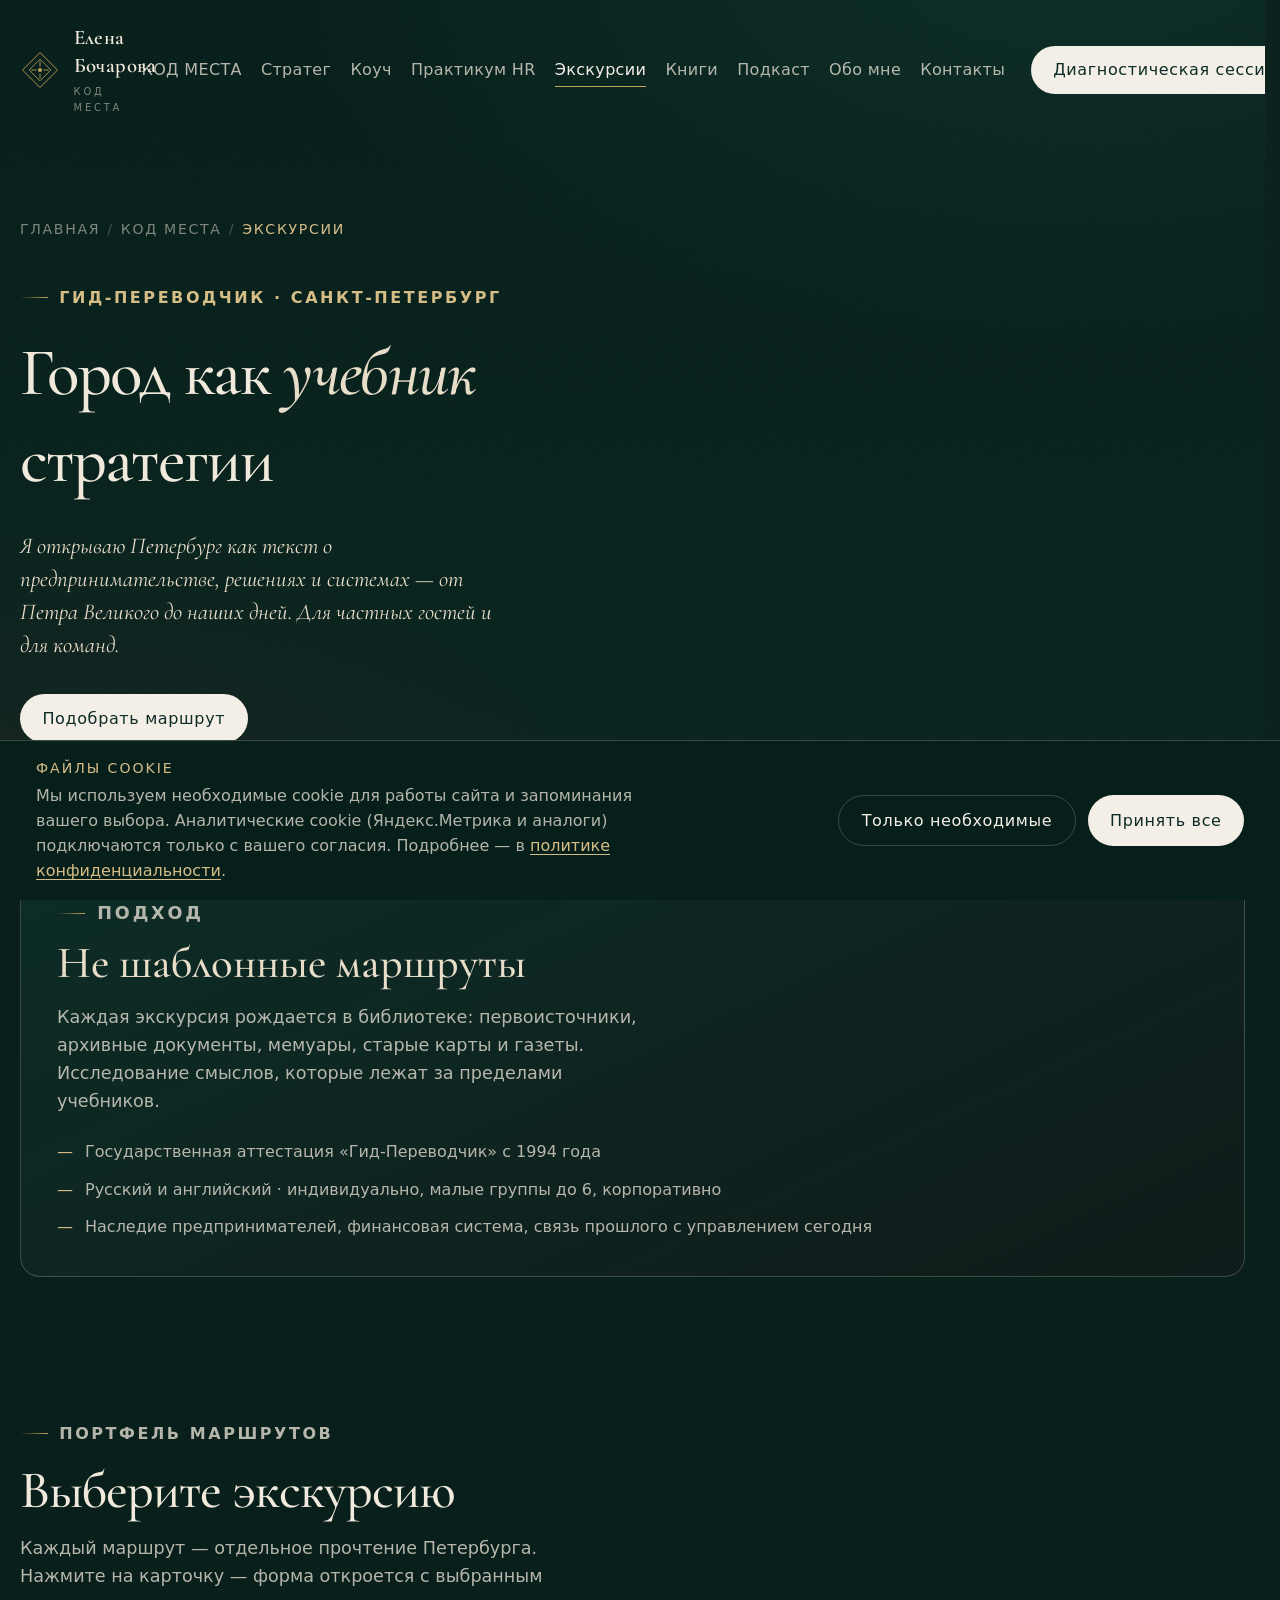
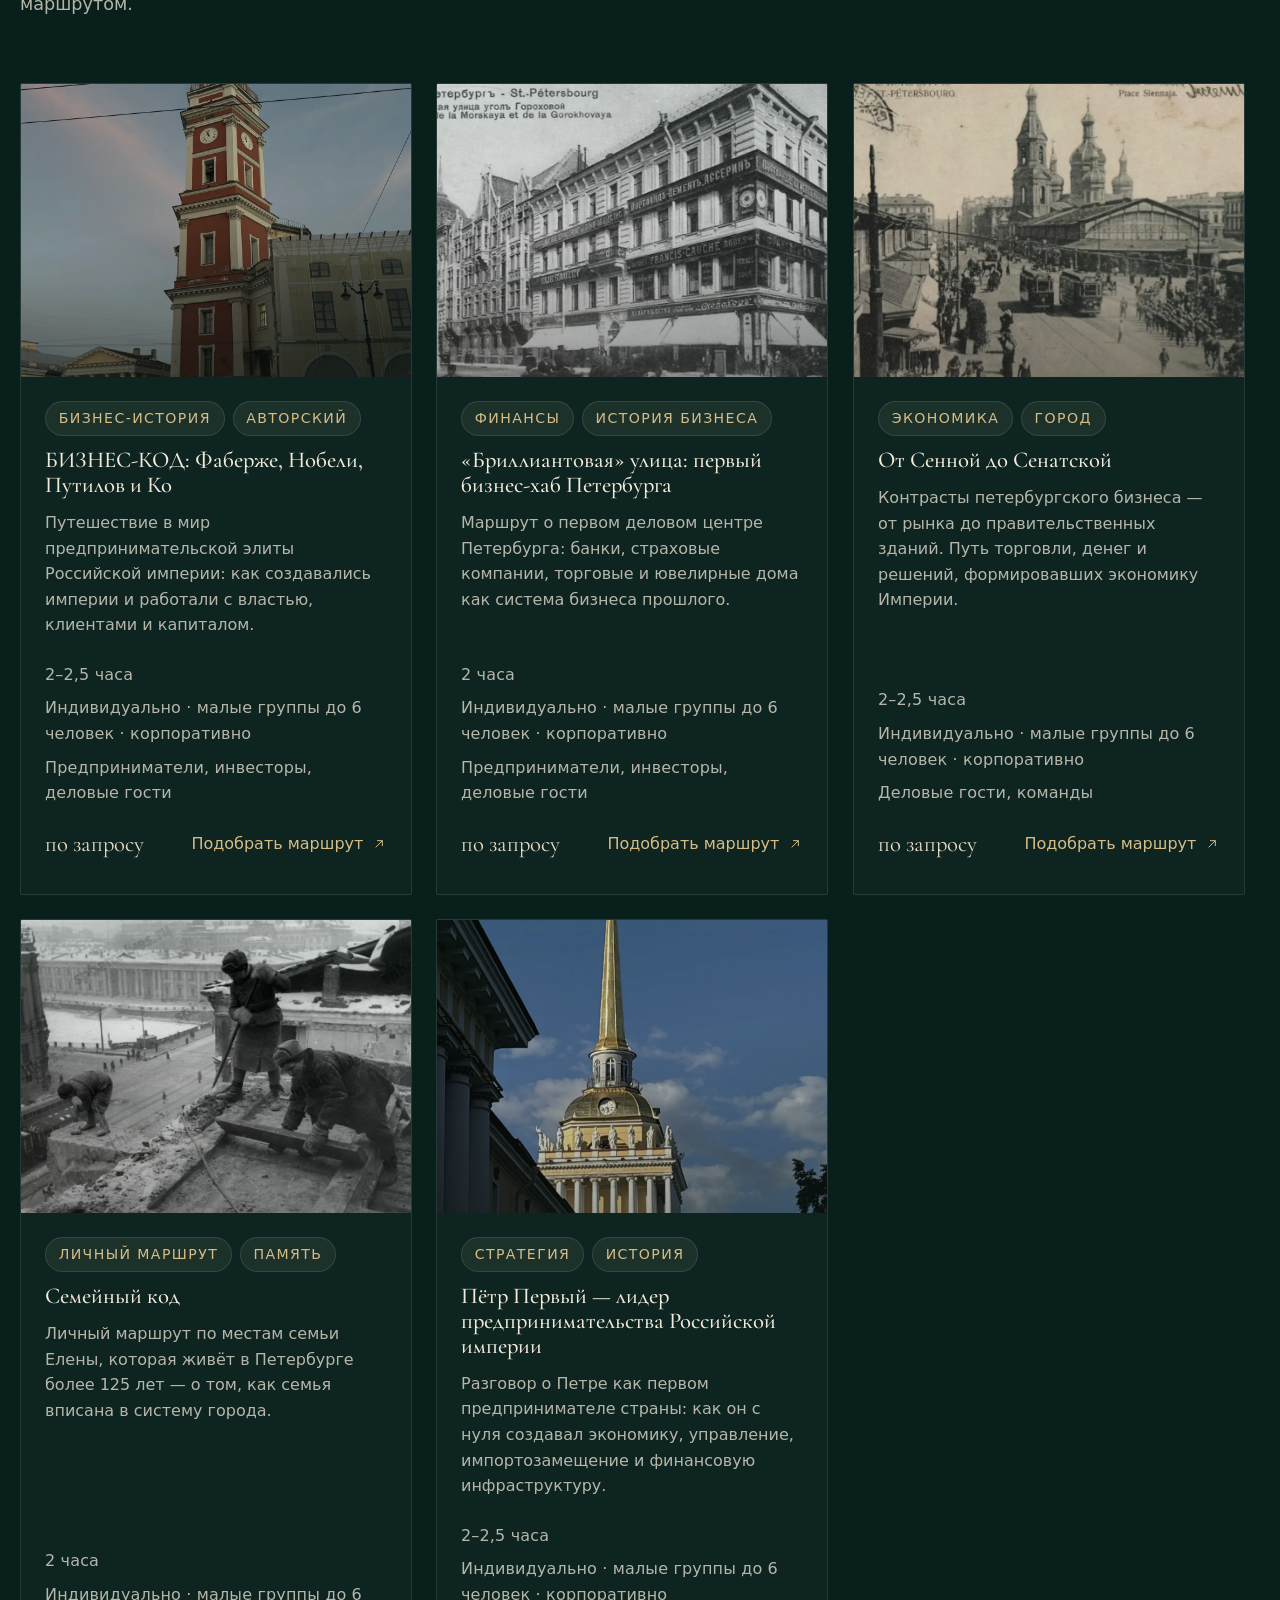
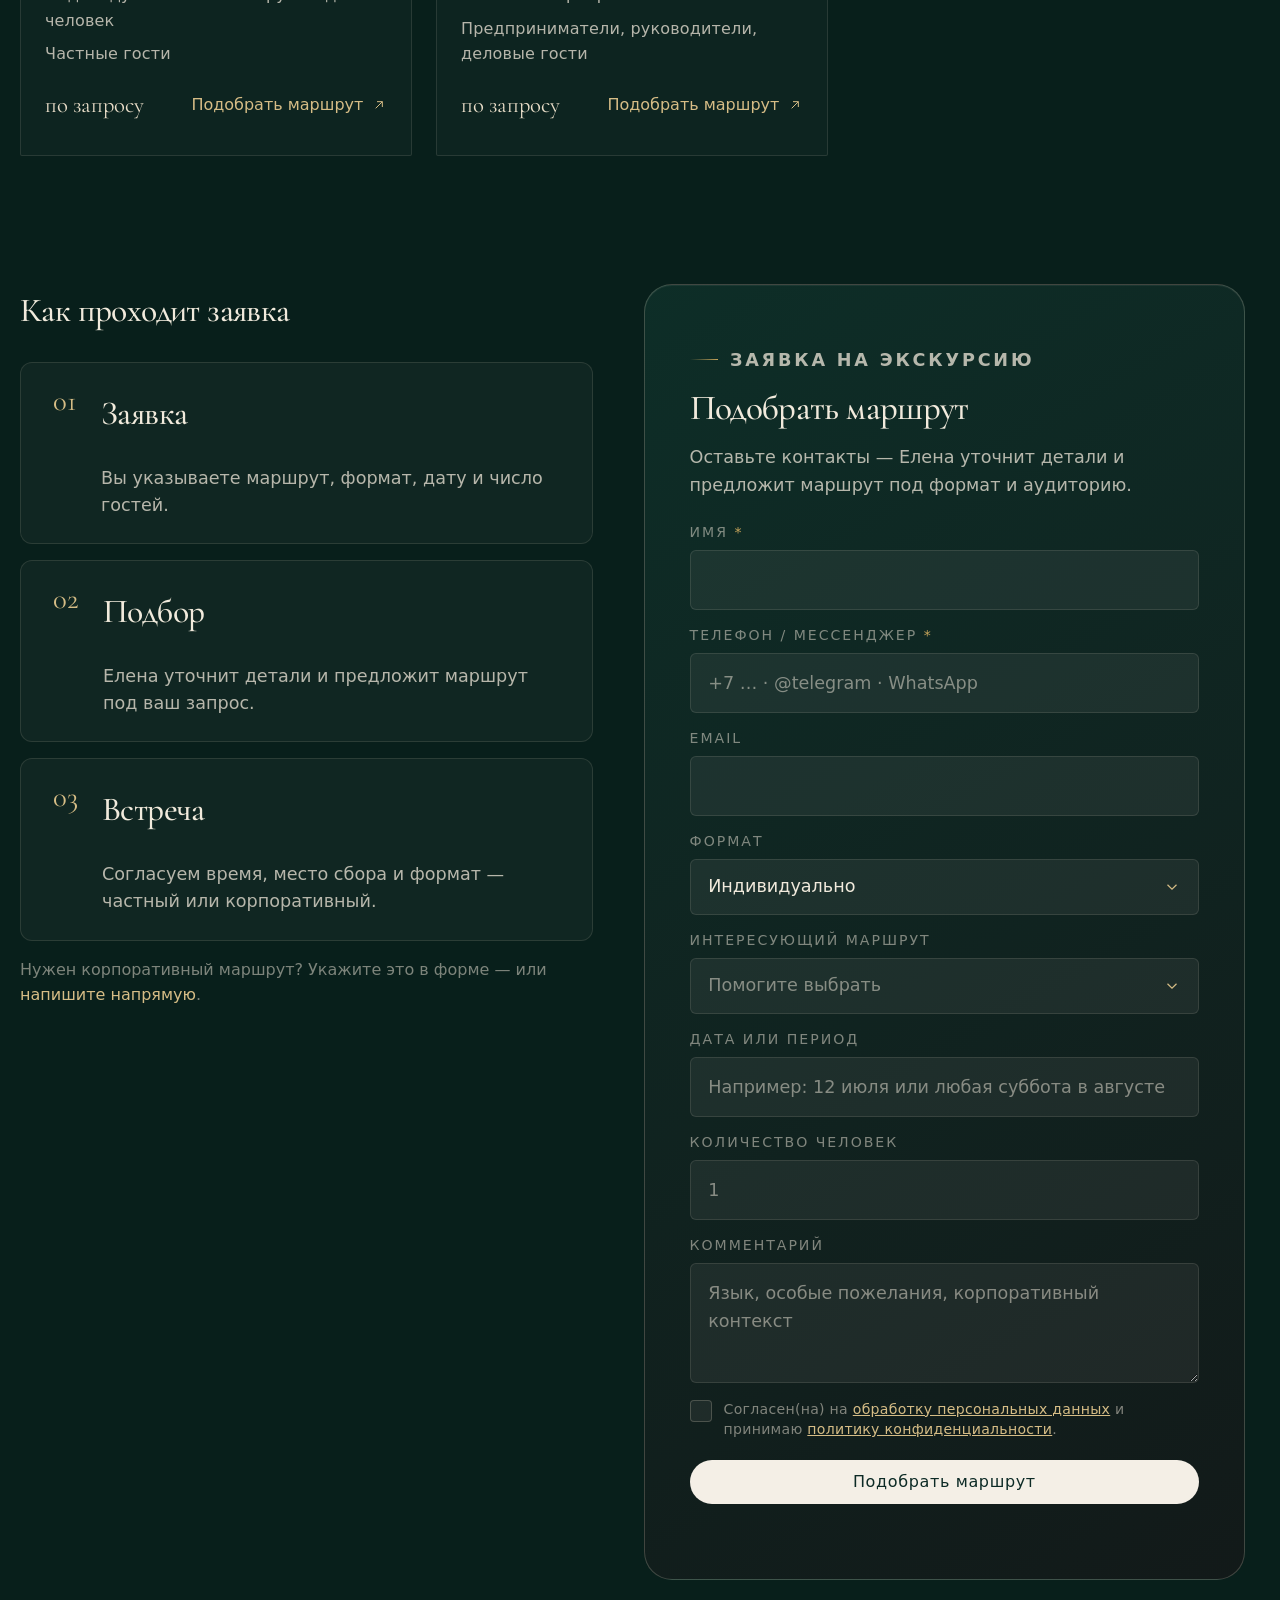
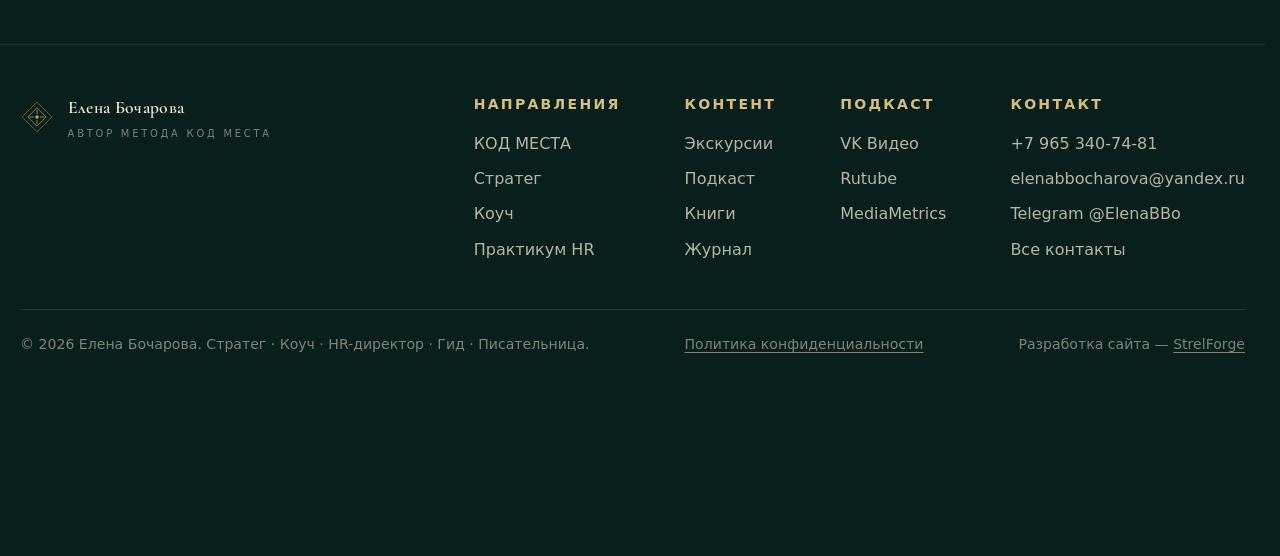
<file: kod-mesta/excursions/index.html>
﻿<!DOCTYPE html>

<html lang="ru">

<head>

  <meta charset="UTF-8" />
  <style>html.pc-cover::before{content:"";position:fixed;inset:0;z-index:700;background:#081f1b}</style>
  <script>try{if(sessionStorage.getItem('pc-transit')==='1')document.documentElement.classList.add('pc-cover')}catch(e){}</script>

  <meta name="viewport" content="width=device-width, initial-scale=1.0" />

  <title>Авторские экскурсии по Санкт-Петербургу · Елена Бочарова</title>

  <meta name="description" content="Авторские маршруты по Петербургу: город как учебник стратегии и предпринимательства. Частные и корпоративные экскурсии на русском и английском." />

  <link rel="canonical" href="https://elenabbocharova.ru/kod-mesta/excursions/" />

  <meta property="og:title" content="Авторские экскурсии по Санкт-Петербургу" />

  <meta property="og:description" content="Маршруты для частных гостей и команд: город как система смыслов." />

  <meta property="og:type" content="website" />

  <meta property="og:url" content="https://elenabbocharova.ru/kod-mesta/excursions/" />

  <meta property="og:image" content="https://elenabbocharova.ru/assets/img/og-default.svg" />



    <meta name="robots" content="index, follow" />
  <meta name="author" content="Елена Бочарова" />
  <meta name="theme-color" content="#081f1b" />
  <meta property="og:locale" content="ru_RU" />
  <meta property="og:site_name" content="Елена Бочарова · КОД МЕСТА" />
  <meta name="twitter:card" content="summary_large_image" />
  <meta name="twitter:title" content="Авторские экскурсии по Санкт-Петербургу" />
  <meta name="twitter:description" content="Маршруты для частных гостей и команд: город как система смыслов." />
  <meta name="twitter:image" content="https://elenabbocharova.ru/assets/img/og-default.svg" />
  <link rel="alternate" hreflang="ru" href="https://elenabbocharova.ru/kod-mesta/excursions/" />
  <link rel="alternate" hreflang="x-default" href="https://elenabbocharova.ru/kod-mesta/excursions/" />
<link rel="preconnect" href="https://api.fontshare.com" crossorigin />
  <link rel="preconnect" href="https://fonts.googleapis.com" />
  <link rel="preconnect" href="https://fonts.gstatic.com" crossorigin />
  <link href="https://api.fontshare.com/v2/css?f[]=switzer@300,400,500,600&display=swap" rel="stylesheet" />
  <link href="https://fonts.googleapis.com/css2?family=Cormorant+Garamond:ital,wght@0,400;0,500;0,600;1,400;1,500&family=Cormorant:ital,wght@0,400;0,500;1,400&display=swap" rel="stylesheet" />
  <link rel="stylesheet" href="../../assets/css/base.css" />

  <link rel="stylesheet" href="../../assets/css/style.css?v=20260710" />

  <link rel="icon" href="data:image/svg+xml,%3Csvg xmlns='http://www.w3.org/2000/svg' viewBox='0 0 32 32'%3E%3Crect width='32' height='32' rx='6' fill='%23081f1b'/%3E%3Cpath d='M16 5 L27 16 L16 27 L5 16 Z' fill='none' stroke='%23c4a35a' stroke-width='1.4'/%3E%3Ccircle cx='16' cy='16' r='3' fill='%23c4a35a'/%3E%3C/svg%3E" />

</head>

<body>

  <a href="#main" class="btn btn-ghost skip-link">К содержанию</a>

  <div data-header></div>



  <main id="main">

    <section class="subhero wrap">

      <nav class="crumbs reveal" aria-label="Хлебные крошки">

        <a href="../../index.html">Главная</a><span class="sep">/</span><a href="../../kod-mesta/index.html">КОД МЕСТА</a><span class="sep">/</span><span aria-current="page">Экскурсии</span>

      </nav>

      <div class="subhero-inner">

        <p class="eyebrow reveal" data-delay="60">Гид-переводчик · Санкт-Петербург</p>

        <h1 data-split>Город как <em>учебник</em> стратегии</h1>

        <p class="lede reveal reveal-blur" data-delay="280">Я открываю Петербург как текст о предпринимательстве, решениях и системах — от Петра Великого до наших дней. Для частных гостей и для команд.</p>

        <div class="hero-cta reveal" data-delay="380">

          <a href="#excursion-request" class="btn btn-primary">Подобрать маршрут</a>

        </div>

      </div>

    </section>



    <section class="section section--tight wrap">

      <div class="offer-highlight reveal reveal-right">

        <p class="eyebrow offer-kicker">Подход</p>

        <p class="offer-time">Не шаблонные маршруты</p>

        <p>Каждая экскурсия рождается в библиотеке: первоисточники, архивные документы, мемуары, старые карты и газеты. Исследование смыслов, которые лежат за пределами учебников.</p>

        <ul class="offer-list">

          <li>Государственная аттестация «Гид-Переводчик» с 1994 года</li>

          <li>Русский и английский · индивидуально, малые группы до 6, корпоративно</li>

          <li>Наследие предпринимателей, финансовая система, связь прошлого с управлением сегодня</li>

        </ul>

      </div>

    </section>



    <section class="section section--tight wrap">

      <div class="section-head reveal reveal-down">

        <p class="eyebrow">Портфель маршрутов</p>

        <h2>Выберите экскурсию</h2>

        <p>Каждый маршрут — отдельное прочтение Петербурга. Нажмите на карточку — форма откроется с выбранным маршрутом.</p>

      </div>

      <div class="card-grid" id="excursions" data-stagger="100"></div>

    </section>



    <section class="section section--tight wrap" id="excursion-request">

      <div class="funnel-grid">

        <div class="funnel-aside reveal reveal-left">

          <h3>Как проходит заявка</h3>

          <div class="steps steps--3">

            <div class="step">

              <span class="step-num">01</span>

              <div>

                <h3>Заявка</h3>

                <p>Вы указываете маршрут, формат, дату и число гостей.</p>

              </div>

            </div>

            <div class="step">

              <span class="step-num">02</span>

              <div>

                <h3>Подбор</h3>

                <p>Елена уточнит детали и предложит маршрут под ваш запрос.</p>

              </div>

            </div>

            <div class="step">

              <span class="step-num">03</span>

              <div>

                <h3>Встреча</h3>

                <p>Согласуем время, место сбора и формат — частный или корпоративный.</p>

              </div>

            </div>

          </div>

          <p class="funnel-alt">Нужен корпоративный маршрут? Укажите это в форме — или <a href="../../contacts/index.html">напишите напрямую</a>.</p>

        </div>



        <div class="panel panel--funnel">

          <div class="section-head">

            <p class="eyebrow">Заявка на экскурсию</p>

            <h2>Подобрать маршрут</h2>

            <p>Оставьте контакты — Елена уточнит детали и предложит маршрут под формат и аудиторию.</p>

          </div>

          <form class="form form--wide" data-form="excursion" name="excursion" method="POST" data-netlify="true" netlify-honeypot="bot-field"

            data-success="Спасибо! Елена уточнит детали и предложит маршрут под ваш запрос.">

            <input type="hidden" name="form-name" value="excursion" />

            <p class="visually-hidden" aria-hidden="true"><label>Не заполняйте: <input name="bot-field" tabindex="-1" autocomplete="off" /></label></p>

            <div class="form-row">
              <div class="field"><label for="ex-name">Имя <span class="req">*</span></label><input id="ex-name" name="name" required /></div>
              <div class="field"><label for="ex-phone">Телефон / мессенджер <span class="req">*</span></label><input id="ex-phone" name="phone" type="tel" required /></div>
            </div>

            <div class="form-row">
              <div class="field"><label for="ex-email">Email</label><input id="ex-email" name="email" type="email" /></div>

            <div class="field">

              <label for="ex-format">Формат</label>

              <select id="ex-format" name="format">

                <option>Индивидуально</option>

                <option>Малая группа (до 6)</option>

                <option>Корпоративно</option>

                <option>Пока не решил(а)</option>

              </select>

            </div>
            </div>

            <div class="field field--full field--route">

              <label for="ex-route">Интересующий маршрут</label>

              <select id="ex-route" name="route">

                <option value="">Помогите выбрать</option>

                <option value="biznes-kod-faberge-nobeli-putilov" data-short="БИЗНЕС-КОД: Фаберже, Нобели, Путилов и Ко">БИЗНЕС-КОД: Фаберже, Нобели, Путилов и Ко</option>

                <option value="brilliantovaya-ulica-pervyy-biznes-hab" data-short="«Бриллиантовая» улица: первый бизнес-хаб">«Бриллиантовая» улица: первый бизнес-хаб Петербурга</option>

                <option value="ot-sennoy-do-senatskoy">От Сенной до Сенатской</option>

                <option value="semeynyy-kod">Семейный код</option>

                <option value="petr-pervyy-lider-predprinimatelstva" data-short="Пётр Первый — лидер предпринимательства">Пётр Первый — лидер предпринимательства Российской империи</option>

              </select>

            </div>

            <div class="form-row">
              <div class="field"><label for="ex-date">Дата или период</label><input id="ex-date" name="date_period" placeholder="Например: 12 июля или любая суббота в августе" /></div>

            <div class="field"><label for="ex-guests">Количество человек</label><input id="ex-guests" name="guests" type="number" min="1" placeholder="1" /></div>
            </div>

            <div class="field field--full"><label for="ex-msg">Комментарий</label><textarea id="ex-msg" name="message" placeholder="Язык, особые пожелания, корпоративный контекст"></textarea></div>

            <div class="field field--full consent">

              <input type="checkbox" id="ex-consent" name="consent" required />

              <label for="ex-consent">Согласен(на) на <a href="../../privacy/index.html#consent">обработку персональных данных</a> и принимаю <a href="../../privacy/index.html">политику конфиденциальности</a>.</label>

            </div>

            <div class="field field--full">

              <button type="submit" class="btn btn-primary">Подобрать маршрут</button>

              <p class="form-status" role="status" aria-live="polite"></p>

            </div>

          </form>

        </div>

      </div>

    </section>

  </main>



  <div data-footer></div>

  <script src="../../assets/js/forms.js" defer></script>

  <script src="../../assets/js/seo.js" defer></script>
  <script src="../../content/bundle.js" defer></script>

  <script src="../../assets/js/content.js" defer></script>

  <script src="../../assets/js/site.js" defer></script>

  <script>

    document.addEventListener('DOMContentLoaded', function () {
      window.SiteContent.renderCollection({ mount: '#excursions', path: '/content/excursions.json', type: 'excursion', emptyText: 'Маршруты скоро появятся.' });
    });

  </script>

</body>

</html>
</file>
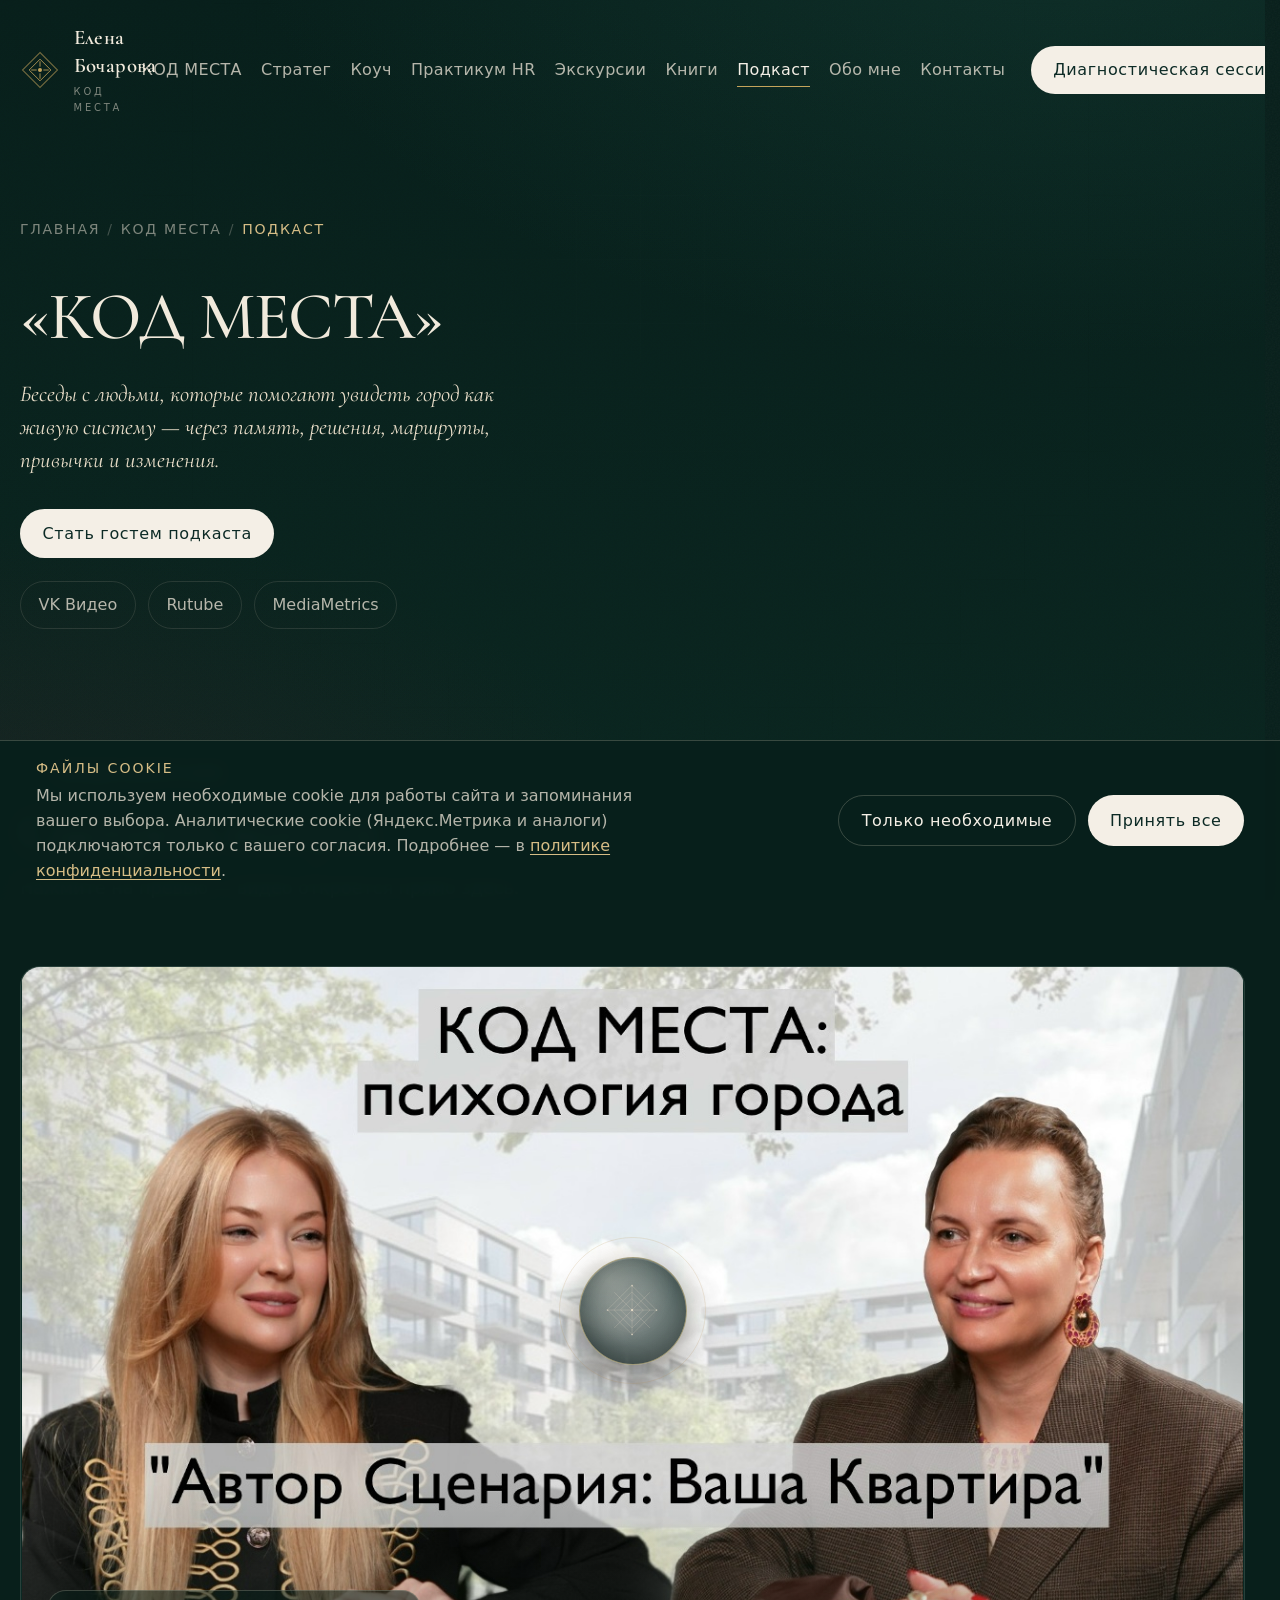
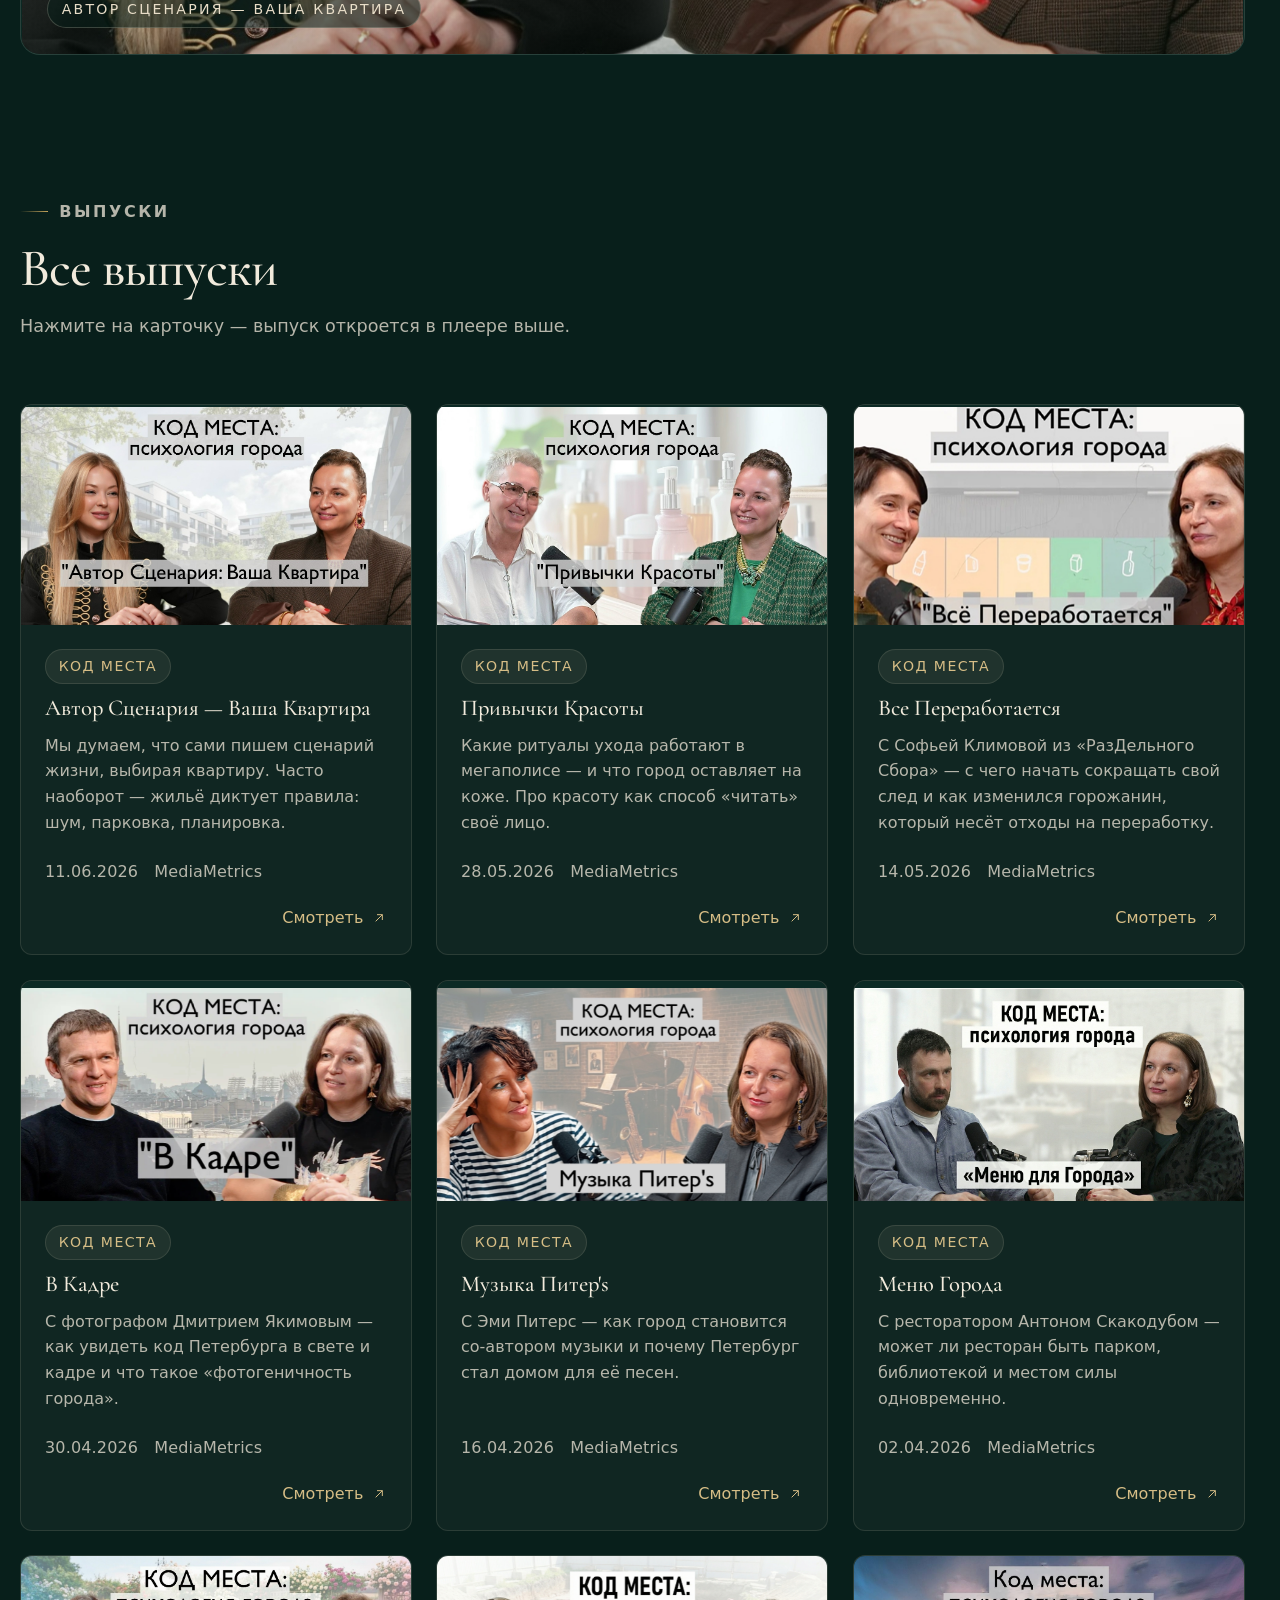
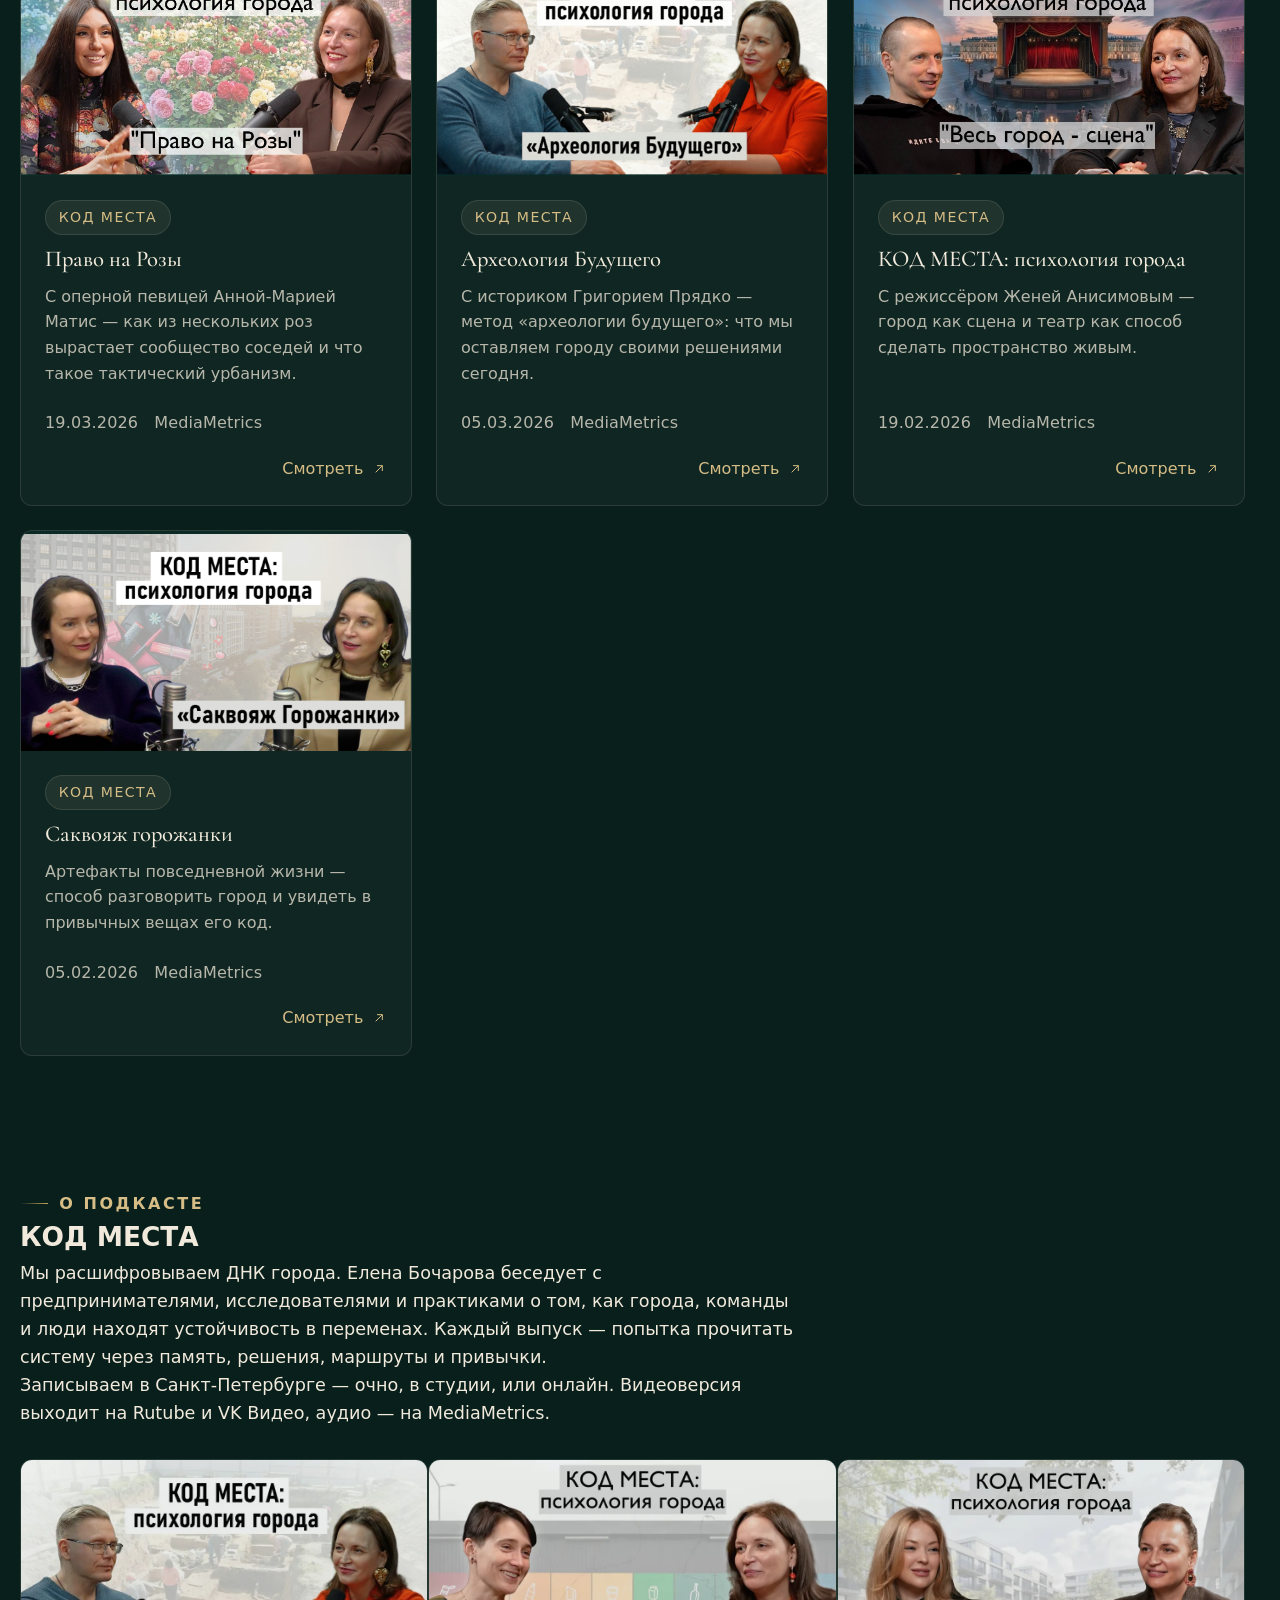
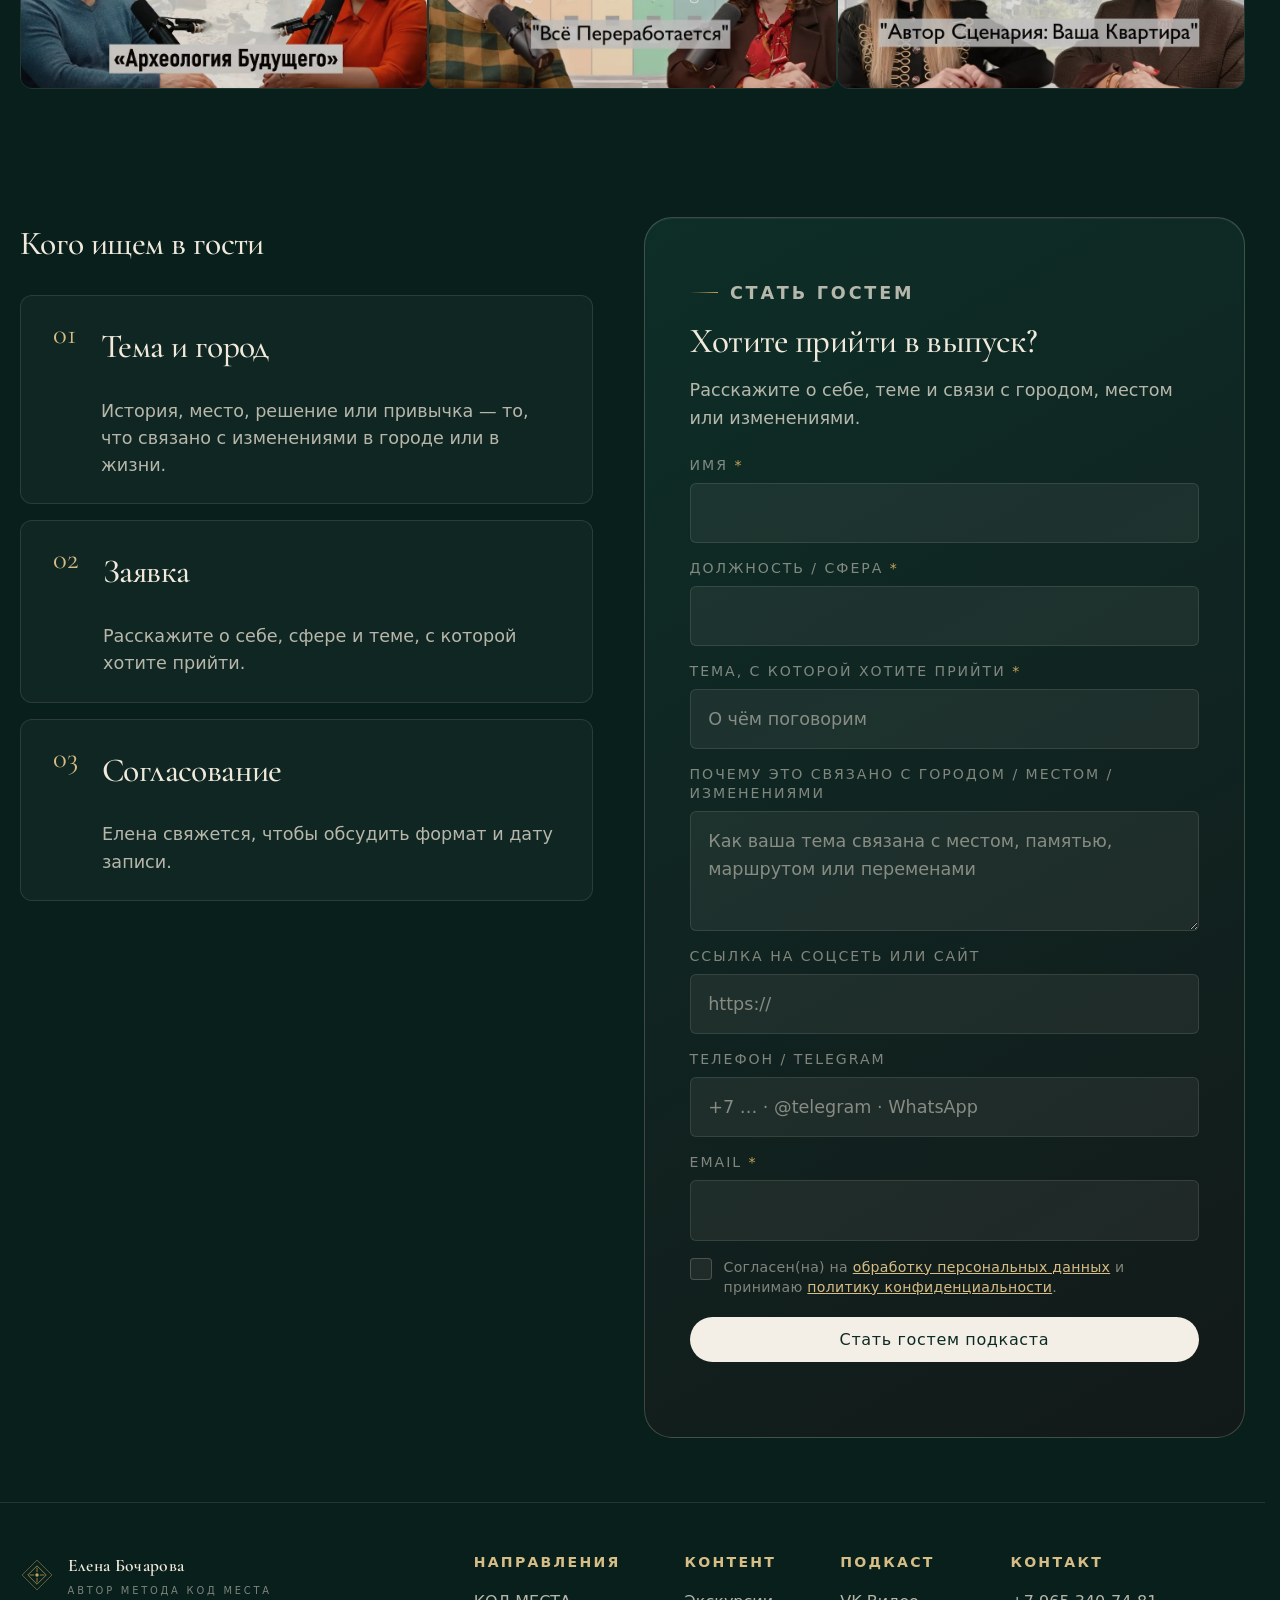
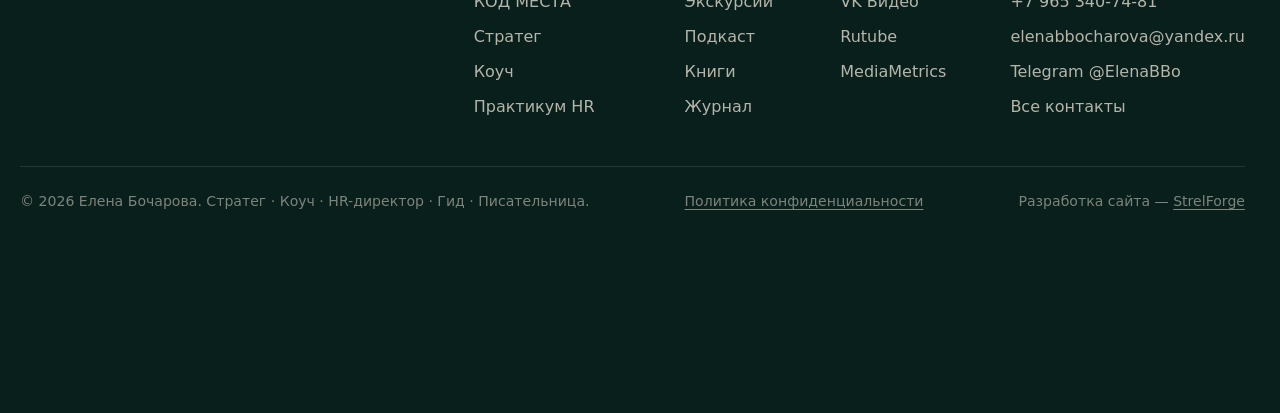
<file: kod-mesta/podcast/index.html>
﻿<!DOCTYPE html>

<html lang="ru">

<head>

  <meta charset="UTF-8" />
  <style>html.pc-cover::before{content:"";position:fixed;inset:0;z-index:700;background:#081f1b}</style>
  <script>try{if(sessionStorage.getItem('pc-transit')==='1')document.documentElement.classList.add('pc-cover')}catch(e){}</script>

  <meta name="viewport" content="width=device-width, initial-scale=1.0" />

  <title>Подкаст «КОД МЕСТА» · Елена Бочарова</title>

  <meta name="description" content="Подкаст КОД МЕСТА — лаборатория метода. Разговоры о городе, людях и изменениях. Стать гостем выпуска." />

  <link rel="canonical" href="https://elenabbocharova.ru/kod-mesta/podcast/" />

  <meta property="og:title" content="Подкаст «КОД МЕСТА»" />

  <meta property="og:description" content="Беседы о людях, городах и управленческих системах." />

  <meta property="og:type" content="website" />

  <meta property="og:url" content="https://elenabbocharova.ru/kod-mesta/podcast/" />

  <meta property="og:image" content="https://elenabbocharova.ru/assets/img/og-default.svg" />



    <meta name="robots" content="index, follow" />
  <meta name="author" content="Елена Бочарова" />
  <meta name="theme-color" content="#081f1b" />
  <meta property="og:locale" content="ru_RU" />
  <meta property="og:site_name" content="Елена Бочарова · КОД МЕСТА" />
  <meta name="twitter:card" content="summary_large_image" />
  <meta name="twitter:title" content="Подкаст «КОД МЕСТА»" />
  <meta name="twitter:description" content="Беседы о людях, городах и управленческих системах." />
  <meta name="twitter:image" content="https://elenabbocharova.ru/assets/img/og-default.svg" />
  <link rel="alternate" hreflang="ru" href="https://elenabbocharova.ru/kod-mesta/podcast/" />
  <link rel="alternate" hreflang="x-default" href="https://elenabbocharova.ru/kod-mesta/podcast/" />
<link rel="preconnect" href="https://api.fontshare.com" crossorigin />
  <link rel="preconnect" href="https://fonts.googleapis.com" />
  <link rel="preconnect" href="https://fonts.gstatic.com" crossorigin />
  <link href="https://api.fontshare.com/v2/css?f[]=switzer@300,400,500,600&display=swap" rel="stylesheet" />
  <link href="https://fonts.googleapis.com/css2?family=Cormorant+Garamond:ital,wght@0,400;0,500;0,600;1,400;1,500&family=Cormorant:ital,wght@0,400;0,500;1,400&display=swap" rel="stylesheet" />
  <link rel="stylesheet" href="../../assets/css/base.css" />

  <link rel="stylesheet" href="../../assets/css/style.css?v=20260710" />

  <link rel="icon" href="data:image/svg+xml,%3Csvg xmlns='http://www.w3.org/2000/svg' viewBox='0 0 32 32'%3E%3Crect width='32' height='32' rx='6' fill='%23081f1b'/%3E%3Cpath d='M16 5 L27 16 L16 27 L5 16 Z' fill='none' stroke='%23c4a35a' stroke-width='1.4'/%3E%3Ccircle cx='16' cy='16' r='3' fill='%23c4a35a'/%3E%3C/svg%3E" />

</head>

<body>

  <a href="#main" class="btn btn-ghost skip-link">К содержанию</a>

  <div data-header></div>



  <main id="main">

    <section class="subhero wrap">

      <nav class="crumbs reveal" aria-label="Хлебные крошки">

        <a href="../../index.html">Главная</a><span class="sep">/</span><a href="../../kod-mesta/index.html">КОД МЕСТА</a><span class="sep">/</span><span aria-current="page">Подкаст</span>

      </nav>

      <div class="subhero-inner">

        <h1 class="podcast-title reveal reveal-mask" data-delay="120">«КОД&nbsp;МЕСТА»</h1>

        <p class="lede reveal reveal-blur" data-delay="280">Беседы с людьми, которые помогают увидеть город как живую систему — через память, решения, маршруты, привычки и изменения.</p>

        <div class="hero-cta reveal" data-delay="360">

          <a href="#guest" class="btn btn-primary">Стать гостем подкаста</a>

        </div>

        <div class="platform-links reveal" data-delay="440">

          <a href="https://vk.ru/kodmesta" target="_blank" rel="noopener">VK Видео</a>

          <a href="https://rutube.ru/channel/73837855/" target="_blank" rel="noopener">Rutube</a>

          <a href="https://radio.mediametrics.ru/Kod%20mesta/" target="_blank" rel="noopener">MediaMetrics</a>

        </div>

      </div>

    </section>



    <section class="section section--tight wrap">

      <div class="section-head reveal reveal-down">

        <p class="eyebrow">Видеоверсия</p>

        <h2>Смотреть выпуск</h2>

        <p>Нажмите на превью — видео откроется прямо здесь.</p>

      </div>

      <div class="video-frame video-frame--poster reveal reveal-scale" id="podcast-player"
         role="button" tabindex="0"
         aria-label="Смотреть подкаст «КОД МЕСТА»">

        <img src="../../assets/img/podcast/kod-mesta-cover-1.webp" alt="Подкаст «КОД МЕСТА»" loading="eager" decoding="async" />

        <span class="video-play" aria-hidden="true">
          <svg class="pc-glyph pc-glyph--play" viewBox="0 0 300 300" fill="none" aria-hidden="true">
            <g stroke="currentColor" stroke-width="1.1">
              <line class="pc-line" x1="150" y1="150" x2="150" y2="14"/>
              <line class="pc-line" x1="150" y1="150" x2="150" y2="286"/>
              <line class="pc-line" x1="150" y1="150" x2="14" y2="150"/>
              <line class="pc-line" x1="150" y1="150" x2="286" y2="150"/>
              <line class="pc-line" x1="150" y1="150" x2="244" y2="56"/>
              <line class="pc-line" x1="150" y1="150" x2="56" y2="56"/>
              <line class="pc-line" x1="150" y1="150" x2="244" y2="244"/>
              <line class="pc-line" x1="150" y1="150" x2="56" y2="244"/>
              <path class="pc-ring" d="M150 20 L280 150 L150 280 L20 150 Z"/>
              <path class="pc-ring" d="M150 55 L245 150 L150 245 L55 150 Z"/>
              <path class="pc-ring" d="M150 90 L210 150 L150 210 L90 150 Z"/>
            </g>
            <circle class="pc-dash" cx="150" cy="150" r="120" stroke="currentColor" stroke-width="0.75" stroke-dasharray="2 7"/>
            <g class="pc-nodes" fill="currentColor">
              <circle cx="150" cy="20" r="3.6"/>
              <circle cx="280" cy="150" r="3.6"/>
              <circle cx="150" cy="280" r="3.6"/>
              <circle cx="20" cy="150" r="3.6"/>
            </g>
            <circle class="pc-core" cx="150" cy="150" r="6" fill="currentColor"/>
          </svg>
        </span>

        <span class="video-tag">Смотреть</span>

      </div>

    </section>



    <section class="section section--tight wrap">

      <div class="section-head reveal reveal-down">

        <p class="eyebrow">Выпуски</p>

        <h2>Все выпуски</h2>

        <p>Нажмите на карточку — выпуск откроется в плеере выше.</p>

      </div>

      <div class="card-grid" id="podcast" data-stagger="100"></div>

    </section>



    <section class="section section--tight wrap">

      <div class="pod-about pod-about--solo">

        <div class="reveal reveal-up">

          <p class="eyebrow">О подкасте</p>

          <h2>КОД МЕСТА</h2>

          <p>Мы расшифровываем ДНК города. Елена Бочарова беседует с предпринимателями, исследователями и практиками о том, как города, команды и люди находят устойчивость в переменах. Каждый выпуск — попытка прочитать систему через память, решения, маршруты и привычки.</p>

          <p>Записываем в Санкт-Петербурге — очно, в студии, или онлайн. Видеоверсия выходит на Rutube и VK Видео, аудио — на MediaMetrics.</p>

          <div class="pod-photos" aria-hidden="true">

            <img src="../../assets/img/podcast/kod-mesta-cover-1.webp" alt="" loading="lazy" decoding="async" />

            <img src="../../assets/img/podcast/kod-mesta-cover-2.webp" alt="" loading="lazy" decoding="async" />

            <img src="../../assets/img/podcast/kod-mesta-cover-3.webp" alt="" loading="lazy" decoding="async" />

          </div>

        </div>

      </div>

    </section>



    <section class="section section--tight wrap" id="guest">

      <div class="funnel-grid">

        <div class="funnel-aside reveal reveal-left">

          <h3>Кого ищем в гости</h3>

          <div class="steps">

            <div class="step">

              <span class="step-num">01</span>

              <div>

                <h3>Тема и город</h3>

                <p>История, место, решение или привычка — то, что связано с изменениями в городе или в жизни.</p>

              </div>

            </div>

            <div class="step">

              <span class="step-num">02</span>

              <div>

                <h3>Заявка</h3>

                <p>Расскажите о себе, сфере и теме, с которой хотите прийти.</p>

              </div>

            </div>

            <div class="step">

              <span class="step-num">03</span>

              <div>

                <h3>Согласование</h3>

                <p>Елена свяжется, чтобы обсудить формат и дату записи.</p>

              </div>

            </div>

          </div>

        </div>



        <div class="panel panel--funnel">

          <div class="section-head">

            <p class="eyebrow">Стать гостем</p>

            <h2>Хотите прийти в выпуск?</h2>

            <p>Расскажите о себе, теме и связи с городом, местом или изменениями.</p>

          </div>

          <form class="form form--wide" data-form="podcast-guest" name="podcast-guest" method="POST" data-netlify="true" netlify-honeypot="bot-field"

            data-success="Спасибо! Елена свяжется с вами, чтобы обсудить тему и формат участия.">

            <input type="hidden" name="form-name" value="podcast-guest" />

            <p class="visually-hidden" aria-hidden="true"><label>Не заполняйте: <input name="bot-field" tabindex="-1" autocomplete="off" /></label></p>

            <div class="form-row">
            <div class="field"><label for="pg-name">Имя <span class="req">*</span></label><input id="pg-name" name="name" required /></div>

            <div class="field"><label for="pg-position">Должность / сфера <span class="req">*</span></label><input id="pg-position" name="position" required /></div>
            </div>

            <div class="field field--full"><label for="pg-topic">Тема, с которой хотите прийти <span class="req">*</span></label><input id="pg-topic" name="topic" placeholder="О чём поговорим" required /></div>

            <div class="field field--full"><label for="pg-city">Почему это связано с городом / местом / изменениями</label><textarea id="pg-city" name="city_connection" placeholder="Как ваша тема связана с местом, памятью, маршрутом или переменами"></textarea></div>

            <div class="field field--full"><label for="pg-social">Ссылка на соцсеть или сайт</label><input id="pg-social" name="social_link" type="url" placeholder="https://" /></div>

            <div class="form-row">
            <div class="field"><label for="pg-phone">Телефон / Telegram</label><input id="pg-phone" name="phone" type="tel" /></div>

            <div class="field"><label for="pg-email">Email <span class="req">*</span></label><input id="pg-email" name="email" type="email" required /></div>
            </div>

            <div class="field field--full consent">

              <input type="checkbox" id="pg-consent" name="consent" required />

              <label for="pg-consent">Согласен(на) на <a href="../../privacy/index.html#consent">обработку персональных данных</a> и принимаю <a href="../../privacy/index.html">политику конфиденциальности</a>.</label>

            </div>

            <div class="field field--full">

              <button type="submit" class="btn btn-primary">Стать гостем подкаста</button>

              <p class="form-status" role="status" aria-live="polite"></p>

            </div>

          </form>

        </div>

      </div>

    </section>

  </main>



  <div data-footer></div>

  <script src="../../assets/js/forms.js" defer></script>

  <script src="../../assets/js/seo.js" defer></script>
  <script src="../../content/bundle.js" defer></script>

  <script src="../../assets/js/content.js" defer></script>

  <script src="../../assets/js/site.js" defer></script>

  <script>
    document.addEventListener('DOMContentLoaded', async function () {
      await window.SiteContent.renderCollection({ mount: '#podcast', path: '/content/podcast.json', type: 'podcast', emptyText: 'Выпуски скоро появятся.' });
      window.SiteContent.initPodcastPlayer();
    });
  </script>

</body>

</html>
</file>
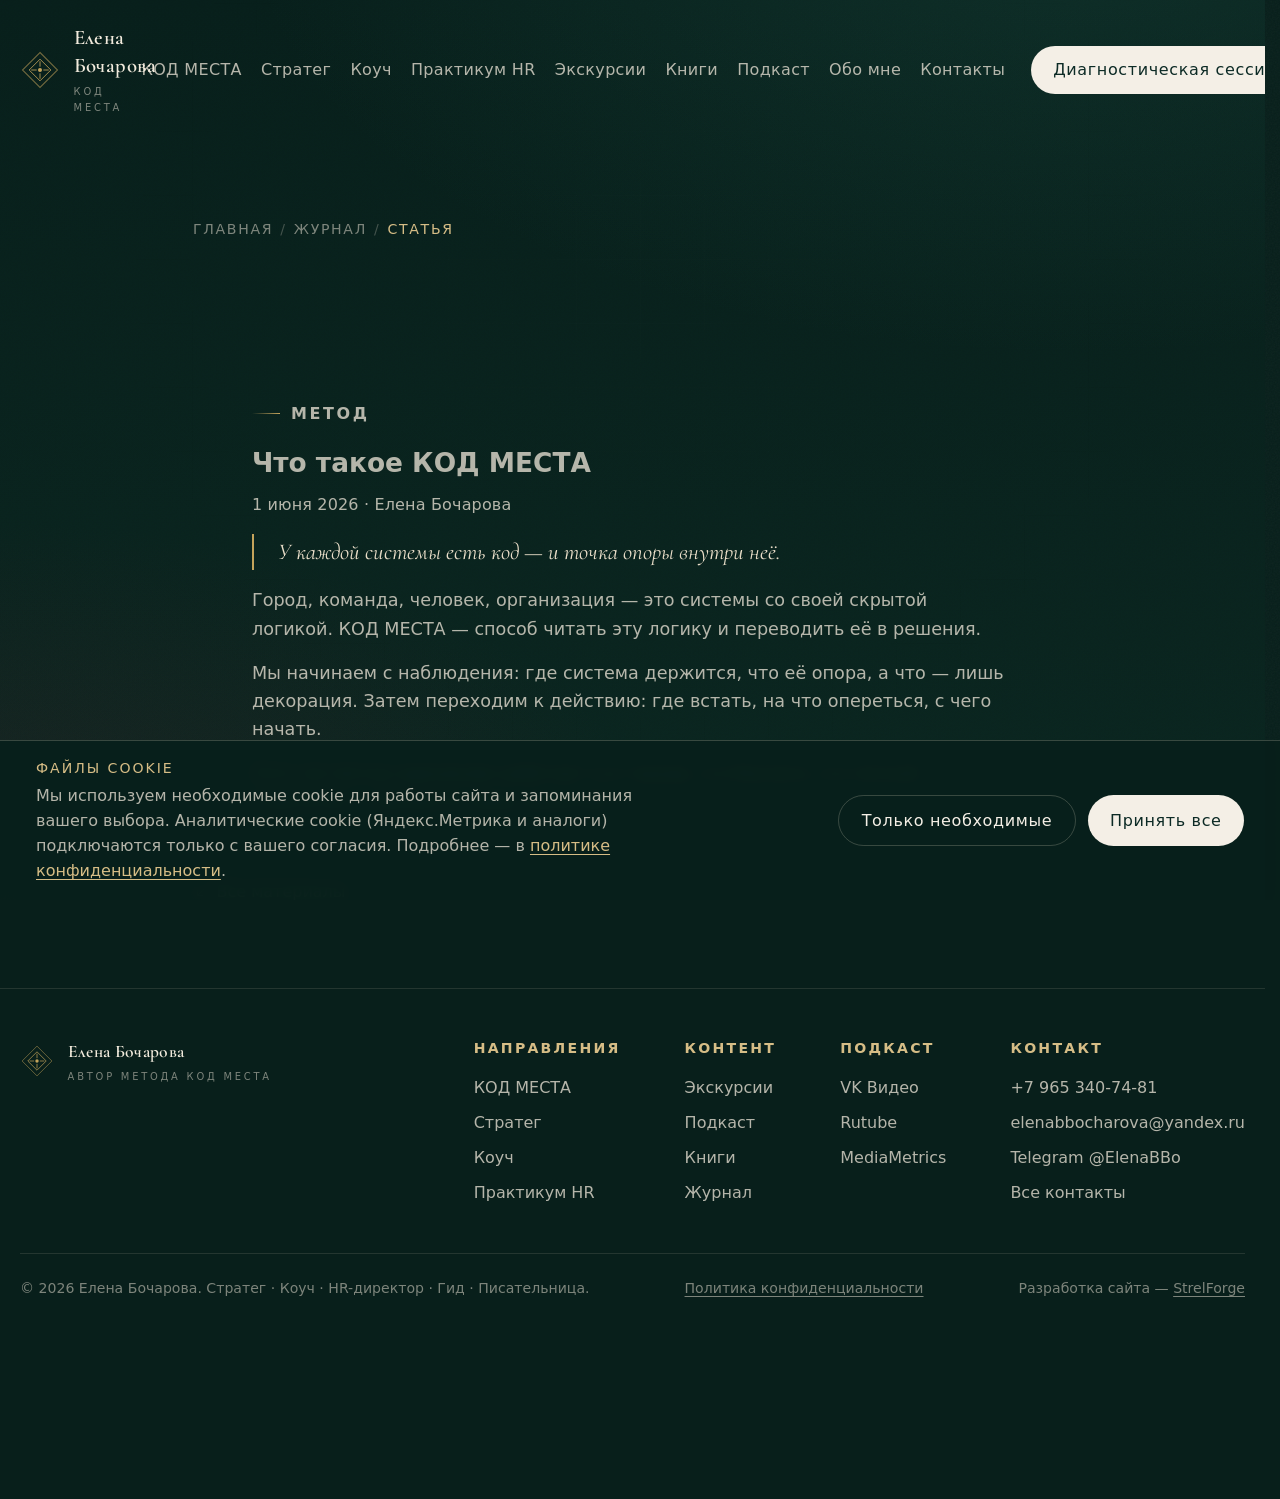
<file: journal/article.html>
﻿<!DOCTYPE html>
<html lang="ru">
<head>
  <meta charset="UTF-8" />
  <style>html.pc-cover::before{content:"";position:fixed;inset:0;z-index:700;background:#081f1b}</style>
  <script>try{if(sessionStorage.getItem('pc-transit')==='1')document.documentElement.classList.add('pc-cover')}catch(e){}</script>
  <meta name="viewport" content="width=device-width, initial-scale=1.0" />
  <title>Статья · Журнал · Елена Бочарова</title>
  <meta name="description" content="Материал из журнала Елены Бочаровой." />
    <link rel="canonical" href="https://elenabbocharova.ru/journal/article.html" />
  <meta property="og:title" content="Статья · Журнал · Елена Бочарова" />
  <meta property="og:description" content="Материал из журнала Елены Бочаровой." />
  <meta property="og:url" content="https://elenabbocharova.ru/journal/article.html" />
  <meta property="og:type" content="article" />
  <meta property="og:image" content="https://elenabbocharova.ru/assets/img/og-default.svg" />

    <meta name="robots" content="index, follow" />
  <meta name="author" content="Елена Бочарова" />
  <meta name="theme-color" content="#081f1b" />
  <meta property="og:locale" content="ru_RU" />
  <meta property="og:site_name" content="Елена Бочарова · КОД МЕСТА" />
  <meta name="twitter:card" content="summary_large_image" />
  <meta name="twitter:title" content="Статья · Журнал · Елена Бочарова" />
  <meta name="twitter:description" content="Материал из журнала Елены Бочаровой." />
  <meta name="twitter:image" content="https://elenabbocharova.ru/assets/img/og-default.svg" />
  <link rel="alternate" hreflang="ru" href="https://elenabbocharova.ru/journal/article.html" />
  <link rel="alternate" hreflang="x-default" href="https://elenabbocharova.ru/journal/article.html" /><link rel="preconnect" href="https://api.fontshare.com" crossorigin />
  <link rel="preconnect" href="https://fonts.googleapis.com" />
  <link rel="preconnect" href="https://fonts.gstatic.com" crossorigin />
  <link href="https://api.fontshare.com/v2/css?f[]=switzer@300,400,500,600&display=swap" rel="stylesheet" />
  <link href="https://fonts.googleapis.com/css2?family=Cormorant+Garamond:ital,wght@0,400;0,500;0,600;1,400;1,500&family=Cormorant:ital,wght@0,400;0,500;1,400&display=swap" rel="stylesheet" />
  <link rel="stylesheet" href="../assets/css/base.css" />
  <link rel="stylesheet" href="../assets/css/style.css?v=20260710" />
  <link rel="icon" href="data:image/svg+xml,%3Csvg xmlns='http://www.w3.org/2000/svg' viewBox='0 0 32 32'%3E%3Crect width='32' height='32' rx='6' fill='%23081f1b'/%3E%3Cpath d='M16 5 L27 16 L16 27 L5 16 Z' fill='none' stroke='%23c4a35a' stroke-width='1.4'/%3E%3Ccircle cx='16' cy='16' r='3' fill='%23c4a35a'/%3E%3C/svg%3E" />
</head>
<body>
  <a href="#main" class="btn btn-ghost skip-link">К содержанию</a>
  <div data-header></div>

  <main id="main">
    <section class="subhero wrap--narrow">
      <nav class="crumbs" aria-label="Хлебные крошки">
        <a href="../index.html">Главная</a><span class="sep">/</span><a href="../journal/index.html">Журнал</a><span class="sep">/</span><span aria-current="page">Статья</span>
      </nav>
    </section>

    <article class="section section--tight wrap--narrow prose" id="article"></article>

    <section class="wrap--narrow" style="padding-bottom:5rem">
      <a href="../journal/index.html" class="link-arrow"><svg viewBox="0 0 24 24" fill="none" stroke="currentColor" stroke-width="1.5" style="transform:rotate(180deg)"><path d="M7 17 L17 7M9 7h8v8"/></svg> Все материалы</a>
    </section>
  </main>

  <div data-footer></div>
  <script src="../assets/js/forms.js" defer></script>
  <script src="../assets/js/seo.js" defer></script>
  <script src="../content/bundle.js" defer></script>
  <script src="../assets/js/content.js" defer></script>
  <script src="../assets/js/site.js" defer></script>
  <script>
    document.addEventListener('DOMContentLoaded', function () {
      window.SiteContent.renderArticle({ mount: '#article', path: '/content/journal.json' });
    });
  </script>
</body>
</html>
</file>
<file: assets/css/base.css>
/* ============================================================
   base.css — reset, tokens, primitives
   Project: Елена Бочарова — мультибрендовый хаб «Тихая роскошь»
   ============================================================ */

*, *::before, *::after { box-sizing: border-box; }
* { margin: 0; }
html {
  -webkit-text-size-adjust: 100%;
  scroll-behavior: smooth;
  overflow-x: hidden;
  width: 100%;
  max-width: 100%;
  scrollbar-gutter: stable;
  min-height: 100%;
  background-color: var(--bg);
  color-scheme: dark;
}
@media (prefers-reduced-motion: reduce) {
  html { scroll-behavior: auto; }
  *, *::before, *::after {
    animation-duration: .001ms !important;
    animation-iteration-count: 1 !important;
    transition-duration: .001ms !important;
  }
}
body { line-height: 1.6; -webkit-font-smoothing: antialiased; text-rendering: optimizeLegibility; overflow-x: hidden; width: 100%; max-width: 100%; position: relative; }
img, picture, svg, video { display: block; max-width: 100%; }
input, button, textarea, select { font: inherit; color: inherit; }
button { background: none; border: none; cursor: pointer; }
a { color: inherit; text-decoration: none; }
ul, ol { list-style: none; padding: 0; }
:focus-visible {
  outline: 2px solid var(--gold);
  outline-offset: 3px;
  border-radius: 2px;
}

/* ---------- Design Tokens ---------- */
:root {
  /* Core palette — Quiet Luxury */
  --emerald-deep:  #0c2a25;   /* cat's-eye / темный изумруд */
  --emerald:       #103b32;
  --emerald-mid:   #1c5247;
  --emerald-glow:  #2f7a68;
  --bordeaux-deep: #2c0f17;
  --bordeaux:      #5a1f2c;
  --bordeaux-wine: #7a2a3a;
  --ivory:         #f4efe6;   /* теплый айвори */
  --champagne:     #e8ddc8;
  --champagne-2:   #d8c9ac;
  --gold:          #c4a35a;   /* металл/золото — только микродетали */
  --gold-soft:     #d6bd86;

  /* Semantic surfaces (dark, emerald-based) */
  --bg:            #081f1b;
  --bg-2:          #0b2620;
  --surface:       rgba(244,239,230,0.035);
  --surface-2:     rgba(244,239,230,0.06);
  --surface-3:     rgba(244,239,230,0.09);
  --border:        rgba(232,221,200,0.12);
  --border-strong: rgba(232,221,200,0.22);

  /* Text */
  --text:          #f1eadc;
  --text-soft:     rgba(241,234,220,0.74);
  --text-faint:    rgba(241,234,220,0.5);

  /* Type scale (fluid) */
  --text-xs:   clamp(0.8rem, 0.77rem + 0.14vw, 0.88rem);
  --text-sm:   clamp(0.9rem, 0.87rem + 0.18vw, 1rem);
  --text-base: clamp(1.02rem, 0.98rem + 0.2vw, 1.1rem);
  --text-lg:   clamp(1.2rem, 1.12rem + 0.4vw, 1.42rem);
  --text-xl:   clamp(1.5rem, 1.3rem + 1vw, 2.1rem);
  --text-2xl:  clamp(2.1rem, 1.7rem + 2vw, 3.4rem);
  --text-hero: clamp(3rem, 2.2rem + 5vw, 6.4rem);

  /* Spacing */
  --space-1: 0.25rem;  --space-2: 0.5rem;  --space-3: 0.75rem;
  --space-4: 1rem;     --space-6: 1.5rem;  --space-8: 2rem;
  --space-12: 3rem;    --space-16: 4rem;   --space-20: 5rem;
  --space-24: 6rem;    --space-32: 8rem;

  /* Radius */
  --radius-sm: 6px; --radius-md: 12px; --radius-lg: 20px; --radius-xl: 28px;

  /* Tracking discipline (Refero: Sequel — sculpted display, restrained labels) */
  --track-display: -0.025em;  /* большие serif-заголовки: «вылепленные», плотные */
  --track-head:    -0.018em;  /* секционные h2 */
  --track-label:    0.16em;   /* мелкие капс-подписи: сдержанно, читаемо */

  /* Fonts — Cormorant + Switzer; грузятся неблокирующе в HTML */
  --font-display: 'Cormorant Garamond', 'Cormorant', Georgia, serif;
  --font-body: 'Switzer', system-ui, -apple-system, 'Segoe UI', sans-serif;

  --shadow-soft: 0 24px 60px -28px rgba(0,0,0,0.6);
  /* Возвышение карточек — внутренняя подсветка сверху + мягкая тень (Sequel) */
  --edge-top: inset 0 1px 0 0 rgba(244,239,230,0.06);
  --shadow-card: 0 18px 40px -24px rgba(0,0,0,0.55), var(--edge-top);
  --ease: cubic-bezier(0.16, 1, 0.3, 1);
  --maxw: 1280px;
}

/* ---------- Primitive utilities ---------- */
.wrap { width: min(100% - 2.5rem, var(--maxw)); margin-inline: auto; }
.wrap--narrow { width: min(100% - 2.5rem, 880px); margin-inline: auto; }

.eyebrow {
  font-family: var(--font-body);
  font-size: var(--text-sm);
  letter-spacing: var(--track-label);
  text-transform: uppercase;
  color: var(--gold-soft);
  font-weight: 600;
  display: inline-flex; align-items: center; gap: 0.7em;
}
.eyebrow::before {
  content: ""; width: 28px; height: 1px; flex: none;
  background: linear-gradient(90deg, transparent, var(--gold));
}

.btn {
  display: inline-flex; align-items: center; gap: 0.6em;
  font-size: var(--text-sm); letter-spacing: 0.04em;
  padding: 0.72em 1.4em; border-radius: 999px;
  --mag-x: 0px; --mag-y: 0px;
  transform: translate(var(--mag-x), var(--mag-y));
  transition: transform .3s var(--ease), background .3s var(--ease), border-color .3s var(--ease), color .3s var(--ease);
  white-space: nowrap;
}
.btn-primary {
  background: var(--ivory); color: var(--emerald-deep); font-weight: 500;
}
.btn-primary:hover { transform: translate(var(--mag-x), calc(var(--mag-y) - 2px)); background: var(--champagne); }
.btn-ghost {
  border: 1px solid var(--border-strong); color: var(--ivory);
}
.btn-ghost:hover { border-color: var(--gold); color: var(--gold-soft); }
.btn-gold {
  border: 1px solid var(--gold); color: var(--gold-soft);
}
.btn-gold:hover { background: var(--gold); color: var(--emerald-deep); transform: translate(var(--mag-x), calc(var(--mag-y) - 2px)); }

/* Visually-hidden helper */
.visually-hidden {
  position: absolute !important; width: 1px !important; height: 1px !important;
  padding: 0 !important; margin: -1px !important; overflow: hidden !important;
  clip: rect(0 0 0 0) !important; clip-path: inset(50%) !important;
  white-space: nowrap; border: 0;
}

/* Skip link: не уводим за экран — иначе на мобильных появляется горизонтальный скролл */
.skip-link,
a[href="#main"].btn-ghost {
  position: fixed !important;
  top: 0.75rem !important;
  left: 0.75rem !important;
  z-index: 200;
  width: 1px !important;
  height: 1px !important;
  padding: 0 !important;
  margin: 0 !important;
  overflow: hidden !important;
  clip: rect(0 0 0 0) !important;
  clip-path: inset(50%) !important;
  white-space: nowrap;
  border: 0;
}
.skip-link:focus,
a[href="#main"].btn-ghost:focus {
  width: auto !important;
  height: auto !important;
  clip: auto !important;
  clip-path: none !important;
  overflow: visible !important;
  padding: 0.72em 1.4em;
}
</file>
<file: assets/css/style.css>
/* ============================================================
   style.css — layout & components
   ============================================================ */

body {
  font-family: var(--font-body);
  font-size: var(--text-base);
  color: var(--text);
  background-color: var(--bg);
  background-image:
    radial-gradient(120% 90% at 85% -10%, rgba(47,122,104,0.18), transparent 55%),
    radial-gradient(90% 70% at 0% 100%, rgba(90,31,44,0.22), transparent 60%),
    linear-gradient(180deg, var(--bg) 0%, var(--bg-2) 100%);
  background-attachment: fixed;
  min-height: 100vh;
  min-height: 100dvh;
  min-height: -webkit-fill-available;
  overflow-x: hidden;
  max-width: 100%;
  width: 100%;
}

/* Subtle grain/texture overlay */
body::before {
  content: "";
  position: fixed; inset: 0;
  pointer-events: none; z-index: 0;
  opacity: 0.5;
  background-image:
    repeating-linear-gradient(90deg, rgba(232,221,200,0.018) 0 1px, transparent 1px 64px),
    repeating-linear-gradient(0deg, rgba(232,221,200,0.018) 0 1px, transparent 1px 64px);
  mask-image: radial-gradient(circle at 50% 30%, #000 0%, transparent 80%);
}

/* ---------------- Header ---------------- */
.site-header {
  position: sticky; top: 0; z-index: 50;
  max-width: 100%; overflow-x: clip;
  transition: background .4s var(--ease), backdrop-filter .4s var(--ease), border-color .4s var(--ease);
  border-bottom: 1px solid transparent;
}
.site-header.scrolled {
  background: rgba(8,31,27,0.72);
  backdrop-filter: blur(16px) saturate(120%);
  border-bottom: 1px solid var(--border);
}
.header-inner {
  display: flex; align-items: center; justify-content: space-between;
  padding-block: var(--space-6); gap: clamp(1rem, 2vw, var(--space-8));
}
.brand { display: flex; align-items: center; gap: 0.85rem; }
.brand .logo-svg { width: 40px; height: 40px; color: var(--gold); flex: none; }
.brand .brand-name {
  font-family: var(--font-display);
  font-size: 1.3rem; font-weight: 600; letter-spacing: 0.02em;
  line-height: 1;
}
.brand .brand-sub {
  display: block; font-family: var(--font-body);
  font-size: 0.62rem; letter-spacing: 0.28em; text-transform: uppercase;
  color: var(--text-faint); margin-top: 4px;
}
.nav { display: flex; align-items: center; gap: clamp(0.9rem, 1.5vw, 1.7rem); }
.nav a {
  font-size: var(--text-sm); color: var(--text-soft);
  letter-spacing: 0.02em; white-space: nowrap; position: relative; padding-block: 4px;
  transition: color .3s var(--ease);
}
.nav a::after {
  content: ""; position: absolute; left: 0; bottom: 0; height: 1px; width: 0;
  background: var(--gold); transition: width .35s var(--ease);
}
.nav a:hover, .nav a[aria-current="page"] { color: var(--ivory); }
.nav a:hover::after, .nav a[aria-current="page"]::after { width: 100%; }

.nav-toggle {
  display: none; width: 44px; height: 44px; color: var(--ivory);
  align-items: center; justify-content: center;
  position: relative; z-index: 52;
  border-radius: var(--radius-sm);
  transition: color .3s var(--ease), background .3s var(--ease);
}
.nav-toggle:hover { color: var(--champagne); }
.nav-toggle.is-active { color: var(--champagne); }
.nav-toggle-box {
  display: grid; gap: 6px; width: 22px;
  transition: transform .45s cubic-bezier(0.22, 1, 0.36, 1);
}
.nav-toggle-line {
  display: block; height: 1.4px; width: 100%;
  background: currentColor; border-radius: 1px;
  transform-origin: center;
  transition: transform .45s cubic-bezier(0.22, 1, 0.36, 1),
              opacity .3s var(--ease),
              width .35s var(--ease);
}
.nav-toggle.is-active .nav-toggle-line:nth-child(1) { transform: translateY(7.4px) rotate(45deg); }
.nav-toggle.is-active .nav-toggle-line:nth-child(2) { opacity: 0; transform: scaleX(0); }
.nav-toggle.is-active .nav-toggle-line:nth-child(3) { transform: translateY(-7.4px) rotate(-45deg); }

.nav-backdrop {
  display: none;
}
.nav-close,
.nav-dismiss-zone { display: none; }
.nav-mobile-cta { display: none; }

/* ---------------- Hero (home) ---------------- */
.hero { position: relative; z-index: 1; padding-block: clamp(3rem, 7vw, 7rem) clamp(4rem, 9vw, 9rem); }
.hero-grid {
  display: grid; grid-template-columns: 1.35fr 0.9fr;
  gap: clamp(2rem, 5vw, 5rem); align-items: center;
}
.hero-eyebrow { margin-bottom: var(--space-6); }
.is-home .hero .crumbs--hero {
  margin: -0.75rem 0 clamp(1.35rem, 2.8vw, 2.25rem);
  gap: 0.35em 0.55em;
  letter-spacing: 0.18em;
  max-width: 52ch;
}
.is-home .hero .crumbs--hero .sep { opacity: 0.32; user-select: none; }
.is-home .hero-grid,
.is-home .hero .motto-strip { position: relative; z-index: 1; }
.hero-drift {
  position: absolute;
  inset: 0;
  z-index: 0;
  pointer-events: none;
  overflow: hidden;
}
.hero-drift__mote {
  position: absolute;
  left: var(--x, 50%);
  top: var(--y, 50%);
  width: var(--s, 2.5px);
  height: var(--s, 2.5px);
  border-radius: 50%;
  background: rgba(232, 221, 200, 0.72);
  box-shadow:
    0 0 1px rgba(232, 221, 200, 0.5),
    0 0 var(--g, 8px) rgba(198, 167, 108, 0.22);
  animation: hero-drift-float var(--dur, 18s) var(--delay, 0s) ease-in-out infinite;
  will-change: transform, opacity;
}
@keyframes hero-drift-float {
  0%, 100% {
    transform: translate3d(0, 0, 0);
    opacity: var(--o, 0.32);
  }
  50% {
    transform: translate3d(var(--dx, 16px), var(--dy, -22px), 0);
    opacity: min(0.62, calc(var(--o, 0.32) * 1.25));
  }
}
.hero h1 {
  font-family: var(--font-display);
  font-size: var(--text-hero); font-weight: 500; line-height: 0.98;
  letter-spacing: var(--track-display); margin-bottom: var(--space-6);
}
.hero h1 .accent { font-style: italic; color: var(--champagne); }
.hero .roles {
  font-size: var(--text-base); color: var(--text-soft);
  letter-spacing: 0.02em; margin-bottom: var(--space-6);
  max-width: 46ch;
}
.hero .roles b { color: var(--ivory); font-weight: 500; }
.hero .lede {
  font-family: var(--font-display); font-style: italic;
  font-size: var(--text-lg); color: var(--champagne);
  max-width: 40ch; line-height: 1.45; margin-bottom: var(--space-8);
}
.hero-cta { display: flex; flex-wrap: wrap; gap: var(--space-4); }

/* Portrait art-direction plate */
.portrait {
  position: relative; aspect-ratio: 4 / 5; border-radius: var(--radius-lg);
  overflow: hidden;
  background:
    radial-gradient(120% 80% at 30% 10%, rgba(47,122,104,0.5), transparent 60%),
    linear-gradient(160deg, var(--emerald-mid), var(--bordeaux-deep) 120%);
  border: 1px solid var(--border-strong);
  box-shadow: var(--shadow-soft);
}
.portrait .frame-line {
  position: absolute; inset: 14px; border: 1px solid rgba(196,163,90,0.35);
  border-radius: calc(var(--radius-lg) - 8px); pointer-events: none;
}
.portrait .pt-svg { position: absolute; inset: 0; width: 100%; height: 100%; }
.portrait .pt-label {
  position: absolute; left: 22px; bottom: 20px; z-index: 2;
  font-size: var(--text-xs); letter-spacing: var(--track-label); text-transform: uppercase;
  color: var(--champagne-2);
}
.portrait .pt-mono {
  position: absolute; right: 20px; top: 18px; z-index: 2;
  font-family: var(--font-display); font-size: 1.4rem; color: var(--gold-soft);
  opacity: 0.85;
}
.portrait img { position: absolute; inset: 0; width: 100%; height: 100%; object-fit: cover; }
.portrait--photo::after {
  content: ""; position: absolute; inset: 0; z-index: 1; pointer-events: none;
  background: linear-gradient(165deg, rgba(28,82,71,0.12), rgba(44,15,23,0.28));
}
.portrait--photo .frame-line { z-index: 2; }
.portrait--photo img { z-index: 0; }

/* Hero ticker / motto strip */
.motto-strip {
  margin-top: clamp(2.5rem, 5vw, 4rem); border-top: 1px solid var(--border);
  border-bottom: 1px solid var(--border); padding-block: var(--space-6);
  display: flex; gap: var(--space-12); flex-wrap: wrap; align-items: center;
}
.motto-strip span {
  font-family: var(--font-display); font-style: italic;
  font-size: var(--text-lg); color: var(--text-soft);
  display: inline-flex; align-items: center; gap: var(--space-6);
}
.motto-strip span::before {
  content: "✶"; color: var(--gold); font-style: normal; font-size: 0.7em;
}
@media (max-width: 1100px) {
  .motto-strip { justify-content: center; gap: var(--space-6) var(--space-8); }
  .motto-strip span { font-size: var(--text-base); }
}

/* ---------------- Section scaffolding ---------------- */
section { position: relative; z-index: 1; }
.section { padding-block: clamp(4rem, 9vw, 8rem); }
.section[id] { scroll-margin-top: clamp(5rem, 8vw, 6.5rem); }
.section--tight { padding-block: clamp(2.5rem, 5vw, 4.5rem); }
.section-head { max-width: 60ch; margin-bottom: clamp(2.5rem, 5vw, 4rem); }
.section-head h2 {
  font-family: var(--font-display); font-weight: 500;
  font-size: var(--text-2xl); line-height: 1.05; letter-spacing: var(--track-head);
  margin-top: var(--space-4);
}
.section-head p { color: var(--text-soft); margin-top: var(--space-4); max-width: 52ch; }
.section-head--center { margin-inline: auto; text-align: center; }
.section-head--center .eyebrow { justify-content: center; }
.section-head--center p { margin-inline: auto; }

/* ---------------- Subpage hero ---------------- */
.subhero { position: relative; z-index: 1; padding-block: clamp(3rem, 6vw, 6rem) clamp(2rem, 4vw, 3.5rem); }
.subhero-inner { max-width: 64ch; }
.subhero h1 {
  font-family: var(--font-display); font-weight: 500;
  font-size: clamp(2.4rem, 1.8rem + 3vw, 4.6rem); line-height: 1.12;
  letter-spacing: var(--track-display); margin-block: var(--space-6) var(--space-6);
}
.subhero h1[data-split].split-ready {
  padding-bottom: max(0.16em, 8px);
}
.subhero h1[data-split].split-in {
  padding-bottom: max(0.12em, 6px);
}
.subhero .hero-grid h1[data-split] { margin-block: 1rem; }
.subhero h1 em { font-style: italic; color: var(--champagne); }
.subhero .podcast-title { white-space: nowrap; }
.subhero .lede {
  font-family: var(--font-display); font-style: italic;
  font-size: var(--text-lg); color: var(--champagne); max-width: 48ch; line-height: 1.45;
  margin-top: var(--space-3);
}
.subhero .subhero-roles { color: var(--text-soft); max-width: 56ch; margin-top: var(--space-3); }

/* Breadcrumbs */
.crumbs { display: flex; flex-wrap: wrap; gap: 0.5em; align-items: center; font-size: var(--text-xs); letter-spacing: 0.12em; text-transform: uppercase; color: var(--text-faint); }
.crumbs a { color: var(--text-faint); transition: color .3s var(--ease); }
.crumbs a:hover { color: var(--gold-soft); }
.crumbs span.sep { opacity: 0.5; }
.crumbs span[aria-current] { color: var(--gold-soft); }
.subhero .crumbs { margin-bottom: clamp(1.5rem, 3vw, 2.5rem); }

/* ---------------- Doors / directions ---------------- */
.doors {
  display: grid;
  grid-template-columns: repeat(6, 1fr);
  gap: var(--space-4);
}
.door {
  position: relative; overflow: hidden;
  border: 1px solid var(--border); border-radius: var(--radius-md);
  background: var(--surface);
  box-shadow: var(--edge-top);
  padding: var(--space-8);
  display: flex; flex-direction: column; justify-content: space-between;
  min-height: 240px;
  --mag-x: 0px; --mag-y: 0px;
  transform: translate(var(--mag-x), var(--mag-y));
  transition: transform .45s var(--ease), border-color .45s var(--ease), background .45s var(--ease), box-shadow .45s var(--ease);
  isolation: isolate;
}
.door::after {
  content: ""; position: absolute; inset: 0; z-index: -1; opacity: 0;
  background: radial-gradient(110% 90% at 80% 0%, rgba(47,122,104,0.28), transparent 60%);
  transition: opacity .45s var(--ease);
}
.door:hover { transform: translate(var(--mag-x), calc(var(--mag-y) - 6px)); border-color: var(--border-strong); background: var(--surface-2); box-shadow: var(--shadow-card); }
.door:hover::after { opacity: 1; }
.door:hover .door-arrow { transform: translate(4px,-4px); color: var(--gold); }
.door--lg { grid-column: span 3; min-height: 320px; }
.door--md { grid-column: span 3; }
.door--sm { grid-column: span 2; }

.door-num { font-size: var(--text-xs); letter-spacing: var(--track-label); color: var(--text-faint); }
.door-icon { width: 34px; height: 34px; color: var(--gold-soft); margin-bottom: var(--space-6); }
.door-title {
  font-family: var(--font-display); font-size: var(--text-xl);
  font-weight: 500; line-height: 1.05; margin-bottom: var(--space-3);
}
.door--lg .door-title { font-size: clamp(1.8rem, 1.3rem + 1.6vw, 2.6rem); }
.door-desc { font-size: var(--text-sm); color: var(--text-soft); max-width: 34ch; }
.door-foot { display: flex; align-items: center; justify-content: space-between; margin-top: var(--space-6); }
.door-cta { font-size: var(--text-sm); letter-spacing: 0.03em; color: var(--text-soft); }
.door-arrow { width: 18px; height: 18px; color: var(--text-soft); transition: transform .4s var(--ease), color .4s var(--ease); }

/* ---------------- Method / philosophy ---------------- */
.method {
  border: 1px solid var(--border); border-radius: var(--radius-xl);
  background:
    linear-gradient(150deg, rgba(28,82,71,0.34), rgba(44,15,23,0.34));
  backdrop-filter: blur(6px);
  box-shadow: var(--edge-top);
  padding: clamp(2.5rem, 5vw, 5rem);
  display: grid; grid-template-columns: 0.9fr 1.1fr; gap: clamp(2rem, 5vw, 4.5rem);
  align-items: center; overflow: hidden; position: relative;
}
.method--reverse { grid-template-columns: 1.1fr 0.9fr; }
.method .glyph-svg { width: 100%; max-width: 340px; height: auto; color: var(--gold-soft); margin-inline: auto; }

/* КОД МЕСТА — живая схема путей (canvas + SVG) */
.is-kod-mesta .path-hero {
  position: relative;
  padding-block: clamp(3.75rem, 7.5vw, 7.25rem) clamp(2.75rem, 5vw, 4.25rem);
}
.is-kod-mesta .path-hero .subhero-inner {
  position: relative;
  z-index: 1;
}
.is-kod-mesta .path-hero .eyebrow {
  margin-bottom: clamp(1.25rem, 2.5vw, 2rem);
}
.is-kod-mesta .path-hero-rule {
  width: 100vw;
  max-width: 100vw;
  margin-left: calc(50% - 50vw);
  margin-right: calc(50% - 50vw);
  height: 1px;
  margin-bottom: clamp(1.75rem, 3.5vw, 2.75rem);
  background: linear-gradient(
    90deg,
    transparent,
    rgba(198, 167, 108, 0.18) 14%,
    rgba(198, 167, 108, 0.34) 50%,
    rgba(198, 167, 108, 0.18) 86%,
    transparent
  );
  opacity: 0.9;
}
.is-kod-mesta .path-hero .subhero-inner h1 {
  margin-top: 0;
}
.is-kod-mesta .hero-anchor {
  margin: clamp(1.35rem, 2.6vw, 2rem) 0 0;
  font-size: var(--text-xs);
  letter-spacing: 0.26em;
  text-transform: uppercase;
  color: var(--text-faint);
}
.is-kod-mesta .path-hero .subhero-roles {
  margin-top: clamp(1.35rem, 2.6vw, 2rem);
}
.is-kod-mesta .path-atmosphere {
  position: absolute;
  pointer-events: none;
  display: block;
  border: 0;
  background: transparent;
}
/* Живые импульсы на глифах (хаб / КОД МЕСТА / Обо мне / Стратег / Коуч) */
.glyph-stage {
  position: relative;
  width: 100%;
  max-width: 340px;
  aspect-ratio: 1;
  margin-inline: auto;
  overflow: hidden;
}
.path-atmosphere {
  position: absolute;
  pointer-events: none;
  display: block;
  border: 0;
  background: transparent;
}
.path-atmosphere--glyph {
  inset: 0;
  width: 100%;
  height: 100%;
  z-index: 0;
}
.glyph-stage .glyph-svg {
  position: relative;
  z-index: 1;
  width: 100%;
  height: 100%;
  max-width: none;
  margin: 0;
}
.method .glyph-stage + *,
.method > .reveal-right,
.method > .reveal-left:not(.glyph-stage) { position: relative; z-index: 1; }
.is-kod-mesta .method .glyph-stage + *,
.is-kod-mesta .method > .reveal-right { position: relative; z-index: 1; }
.method h2 { font-family: var(--font-display); font-weight: 500; font-size: var(--text-2xl); line-height: 1.06; letter-spacing: var(--track-head); margin-bottom: var(--space-6); }
.method h2 em { color: var(--champagne); font-style: italic; }
.method p { color: var(--text-soft); margin-bottom: var(--space-4); max-width: 50ch; }
.method .principles { display: flex; flex-direction: column; gap: var(--space-3); margin: var(--space-6) 0; }
.method .principles li {
  display: flex; gap: var(--space-3); align-items: baseline;
  font-family: var(--font-display); font-style: italic; font-size: var(--text-lg); color: var(--ivory);
}
.method .principles li::before { content: "—"; color: var(--gold); font-style: normal; }

/* ---------------- Prose / rich text ---------------- */
.prose { max-width: 68ch; color: var(--text-soft); }
.prose > * + * { margin-top: var(--space-4); }
.prose h2 { font-family: var(--font-display); font-weight: 500; font-size: var(--text-xl); color: var(--text); margin-top: var(--space-12); }
.prose h3 { font-family: var(--font-display); font-weight: 500; font-size: var(--text-lg); color: var(--text); margin-top: var(--space-8); }
.prose p { color: var(--text-soft); }
.prose a { color: var(--gold-soft); text-decoration: underline; text-underline-offset: 3px; }
.prose blockquote { border-left: 2px solid var(--gold); padding-left: var(--space-6); font-family: var(--font-display); font-style: italic; font-size: var(--text-lg); color: var(--champagne); }
.prose ul { display: flex; flex-direction: column; gap: var(--space-2); }
.prose ul li { position: relative; padding-left: 1.4em; }
.prose ul li::before { content: "—"; position: absolute; left: 0; color: var(--gold); }
.prose img { border-radius: var(--radius-md); margin-block: var(--space-6); }

/* ---------------- Feature / value grid ---------------- */
.feature-grid { display: grid; grid-template-columns: repeat(3, 1fr); gap: var(--space-4); overflow: visible; }
.feature-grid--2 { grid-template-columns: repeat(2, 1fr); }
.feature {
  border: 1px solid var(--border); border-radius: var(--radius-md);
  background: var(--surface); padding: var(--space-8);
  box-shadow: var(--edge-top);
  display: flex; flex-direction: column; gap: var(--space-3);
  transition: border-color .4s var(--ease), transform .4s var(--ease), box-shadow .4s var(--ease), margin-bottom 1.05s var(--ease);
  position: relative; z-index: 0;
}
.feature:hover { border-color: var(--border-strong); transform: translateY(-4px); box-shadow: var(--shadow-card); z-index: 1; }
/* Reveal сдвигает карточку вниз — резервируем место, чтобы нижняя рамка не уходила под соседа */
.feature-grid > .feature.reveal:not(.in) { margin-bottom: 30px; }
.feature-grid > .feature.reveal.in { margin-bottom: 0; }
.feature .f-icon { width: 30px; height: 30px; color: var(--gold-soft); margin-bottom: var(--space-2); }
.feature h3 { font-family: var(--font-display); font-weight: 500; font-size: var(--text-lg); }
.feature p { font-size: var(--text-sm); color: var(--text-soft); }
.feature .f-num { font-family: var(--font-display); font-size: 2rem; color: var(--gold-soft); line-height: 1; }

/* ---------------- Proof of breadth ---------------- */
.proof { display: grid; grid-template-columns: repeat(3, 1fr); gap: var(--space-4); }
.proof-card {
  border: 1px solid var(--border); border-radius: var(--radius-md);
  background: var(--surface); padding: var(--space-8);
  box-shadow: var(--edge-top);
  display: flex; flex-direction: column; gap: var(--space-4);
  transition: border-color .4s var(--ease), transform .4s var(--ease), box-shadow .4s var(--ease);
}
.proof-card:hover { border-color: var(--border-strong); transform: translateY(-4px); box-shadow: var(--shadow-card); }
.proof-kicker { font-size: var(--text-xs); letter-spacing: var(--track-label); text-transform: uppercase; color: var(--gold-soft); }
.proof-card h3 { font-family: var(--font-display); font-weight: 500; font-size: var(--text-lg); }
.proof-card p { font-size: var(--text-sm); color: var(--text-soft); }
.proof-meta { margin-top: auto; font-size: var(--text-sm); color: var(--text-soft); letter-spacing: 0.01em; }
.wave { display: inline-flex; gap: 3px; align-items: flex-end; height: 18px; }
.wave i { width: 3px; background: var(--gold-soft); border-radius: 2px; animation: eq 1.1s var(--ease) infinite alternate; }
.wave i:nth-child(2){animation-delay:.15s}.wave i:nth-child(3){animation-delay:.3s}.wave i:nth-child(4){animation-delay:.1s}.wave i:nth-child(5){animation-delay:.25s}
@keyframes eq { from { height: 4px } to { height: 18px } }

/* ---------------- Content cards (collections) ---------------- */
.card-grid { display: grid; grid-template-columns: repeat(auto-fill, minmax(min(100%, 300px), 1fr)); gap: var(--space-6); }
.card-grid--2 { grid-template-columns: repeat(auto-fill, minmax(min(100%, 380px), 1fr)); }
.ccard {
  position: relative; display: flex; flex-direction: column;
  border: 1px solid var(--border); border-radius: var(--radius-md);
  background: var(--surface); overflow: hidden;
  box-shadow: var(--edge-top);
  transition: border-color .4s var(--ease), transform .4s var(--ease), box-shadow .4s var(--ease);
}
.ccard:hover { border-color: var(--border-strong); transform: translateY(-5px); box-shadow: var(--shadow-card); }
.ccard-cover {
  aspect-ratio: 16 / 10; position: relative; overflow: hidden;
  background:
    radial-gradient(120% 100% at 20% 0%, rgba(47,122,104,0.45), transparent 60%),
    linear-gradient(150deg, var(--emerald-mid), var(--bordeaux-deep) 130%);
  flex-shrink: 0;
}
.ccard--book .ccard-cover { aspect-ratio: 3 / 4; }
.ccard-cover img {
  position: absolute;
  inset: 0;
  width: 100%;
  height: 100%;
  display: block;
  object-fit: cover;
  object-position: center;
}
/* Подкаст: превью 16:9 как в плеере VK / MediaMetrics */
.ccard-poster {
  position: relative;
  aspect-ratio: 16 / 9;
  line-height: 0;
  background: var(--emerald-deep);
  flex-shrink: 0;
  overflow: hidden;
}
.ccard-poster img {
  width: 100%;
  height: 100%;
  display: block;
  object-fit: cover;
  object-position: center;
}
.ccard-cover .cover-mono {
  position: absolute; inset: 0; display: grid; place-items: center;
  font-family: var(--font-display); font-size: 2.4rem; color: rgba(214,189,134,0.5);
}
/* Журнал без обложки: глиф со шторки перехода */
.ccard-cover .cover-glyph {
  position: absolute; inset: 0; display: grid; place-items: center;
  color: var(--champagne);
}
.ccard-cover .pc-glyph--cover {
  width: 46%; max-width: 148px; height: auto;
  filter: drop-shadow(0 2px 10px rgba(0, 0, 0, 0.28));
  transition: transform 1.2s cubic-bezier(0.22, 1, 0.36, 1), color .45s var(--ease);
}
.ccard-cover .pc-glyph--cover .pc-line,
.ccard-cover .pc-glyph--cover .pc-ring { stroke-linecap: round; stroke-linejoin: round; }
.ccard-cover .pc-glyph--cover .pc-dash { opacity: 0.45; }
.ccard-cover .pc-glyph--cover .pc-nodes circle { opacity: 1; }
.ccard-cover .pc-glyph--cover .pc-core { opacity: 1; }
.ccard:hover .ccard-cover .pc-glyph--cover { transform: scale(1.05); color: var(--gold-soft); }
.ccard-body { padding: var(--space-6); display: flex; flex-direction: column; gap: var(--space-3); flex: 1; }
.ccard-tags { display: flex; flex-wrap: wrap; gap: var(--space-2); }
.tag {
  font-size: var(--text-xs); letter-spacing: 0.1em; text-transform: uppercase;
  color: var(--gold-soft); background: rgba(232,221,200,0.07);
  border: 1px solid var(--border); border-radius: 999px;
  padding: 0.38em 0.9em;
}
.tag--status {
  color: var(--ivory); text-transform: none; letter-spacing: 0.04em;
  background: rgba(196,163,90,0.14); border-color: rgba(196,163,90,0.38);
}
a[href^="mailto:"] { text-transform: lowercase; }
.ccard-body h3 { font-family: var(--font-display); font-weight: 500; font-size: var(--text-lg); line-height: 1.1; }
.ccard-body p { font-size: var(--text-sm); color: var(--text-soft); }
.ccard-meta { margin-top: auto; display: flex; flex-wrap: wrap; gap: var(--space-2) var(--space-4); font-size: var(--text-sm); color: var(--text-soft); letter-spacing: 0.01em; padding-top: var(--space-3); }
.ccard-foot { display: flex; align-items: center; justify-content: space-between; gap: var(--space-4); padding-top: var(--space-2); }
.ccard-price { font-family: var(--font-display); font-size: var(--text-lg); color: var(--champagne); }
.link-arrow { display: inline-flex; align-items: center; gap: 0.5em; font-size: var(--text-sm); color: var(--gold-soft); }
.link-arrow svg { width: 16px; height: 16px; transition: transform .35s var(--ease); }
.ccard:hover .link-arrow svg, .link-arrow:hover svg { transform: translate(3px,-3px); }

/* Empty state */
.empty-state { border: 1px dashed var(--border-strong); border-radius: var(--radius-md); padding: var(--space-12); text-align: center; color: var(--text-faint); }

/* ---------------- Stats strip ---------------- */
.stats { display: grid; grid-template-columns: repeat(auto-fit, minmax(160px,1fr)); gap: var(--space-4); border-block: 1px solid var(--border); padding-block: var(--space-8); }
.stat { text-align: center; }
.stat b { display: block; font-family: var(--font-display); font-size: clamp(2rem, 1.4rem + 2vw, 3rem); color: var(--champagne); line-height: 1; }
.stat span { font-size: var(--text-xs); letter-spacing: var(--track-label); text-transform: uppercase; color: var(--text-faint); }

/* ---------------- Pricing / offer panel ---------------- */
.panel {
  border: 1px solid var(--border-strong); border-radius: var(--radius-xl);
  background: linear-gradient(150deg, rgba(28,82,71,0.30), rgba(44,15,23,0.30));
  box-shadow: var(--edge-top);
  padding: clamp(2rem,4vw,3.5rem);
}
.price-row { display: flex; flex-wrap: wrap; align-items: baseline; gap: var(--space-4); }
.price-now { font-family: var(--font-display); font-size: clamp(2.4rem, 1.8rem + 2vw, 3.4rem); color: var(--champagne); line-height: 1; }
.price-note { color: var(--text-soft); font-size: var(--text-sm); }

/* ---------------- Program / steps ---------------- */
.steps { display: grid; gap: var(--space-4); }
.step {
  display: grid; grid-template-columns: auto 1fr; gap: var(--space-6); align-items: start;
  border: 1px solid var(--border); border-radius: var(--radius-md); background: var(--surface);
  padding: var(--space-6) var(--space-8);
}
.step-num { font-family: var(--font-display); font-size: 1.8rem; color: var(--gold-soft); line-height: 1; }
.step h3 { font-family: var(--font-display); font-weight: 500; font-size: var(--text-lg); margin-bottom: var(--space-2); }
.step p { font-size: var(--text-base); color: var(--text-soft); line-height: 1.55; }

/* ---------------- Funnel (воронки продаж) ---------------- */
.funnel-grid {
  display: grid; grid-template-columns: minmax(0, 1fr) minmax(0, 1.05fr);
  gap: clamp(2rem, 4vw, 4rem); align-items: start;
  width: 100%; max-width: 100%; min-width: 0;
}
.offer-highlight {
  border: 1px solid var(--border-strong); border-radius: var(--radius-lg);
  background: linear-gradient(155deg, rgba(28,82,71,0.28), rgba(44,15,23,0.22));
  box-shadow: var(--edge-top); padding: clamp(1.5rem, 3vw, 2.25rem);
}
.offer-highlight .offer-kicker { margin-bottom: var(--space-3); }
.offer-highlight .offer-time {
  font-family: var(--font-display); font-weight: 500;
  font-size: clamp(2rem, 1.5rem + 2vw, 2.8rem); color: var(--champagne); line-height: 1.05;
  margin-bottom: var(--space-4);
}
.offer-highlight p { color: var(--text-soft); font-size: var(--text-base); max-width: 52ch; }
.offer-list { margin-top: var(--space-6); display: grid; gap: var(--space-3); }
.offer-list li {
  display: flex; gap: var(--space-3); align-items: baseline;
  font-size: var(--text-sm); color: var(--text-soft);
}
.offer-list li::before { content: "—"; color: var(--gold-soft); flex: none; }
.steps--3 { grid-template-columns: repeat(3, 1fr); }
/* В узкой колонке воронки шаги всегда стоят вертикально — иначе третий шаг
   наезжал на форму. */
.funnel-aside .steps,
.funnel-aside .steps--3 { grid-template-columns: 1fr; }
.funnel-aside { min-width: 0; }
.funnel-grid > .panel { min-width: 0; }
.panel--funnel,
.panel--funnel .form,
.panel--funnel .form--wide { max-width: 100%; }
.panel .form,
.panel .form--wide { max-width: 100%; min-width: 0; }
.funnel-aside h3 {
  font-family: var(--font-display); font-weight: 500; font-size: var(--text-xl);
  margin-bottom: var(--space-6); letter-spacing: var(--track-head);
}
.funnel-next {
  margin-top: var(--space-8); padding-top: var(--space-6);
  border-top: 1px solid var(--border);
}
.funnel-next h4 {
  font-size: var(--text-xs); letter-spacing: var(--track-label); text-transform: uppercase;
  color: var(--gold-soft); margin-bottom: var(--space-4);
}
.funnel-next ol {
  display: grid; gap: var(--space-3); counter-reset: funnel;
}
.funnel-next li {
  counter-increment: funnel; padding-left: 2.2em; position: relative;
  font-size: var(--text-sm); color: var(--text-soft); line-height: 1.5;
}
.funnel-next li::before {
  content: counter(funnel); position: absolute; left: 0; top: 0.05em;
  width: 1.5em; height: 1.5em; border-radius: 50%;
  border: 1px solid var(--border-strong); color: var(--gold-soft);
  font-size: var(--text-xs); display: grid; place-items: center;
}
.funnel-trust { margin-top: var(--space-8); }
.funnel-trust p { font-size: var(--text-sm); color: var(--text-faint); margin-bottom: var(--space-4); }
.funnel-alt {
  margin-top: var(--space-4); font-size: var(--text-sm); color: var(--text-faint);
}
.funnel-alt a { color: var(--gold-soft); }
.panel--funnel {
  padding: clamp(1.75rem, 3.5vw, 3rem);
  width: 100%;
  max-width: 100%;
  min-width: 0;
  box-sizing: border-box;
  /* contain:paint жёстко обрезает форму (правый/нижний край) — нельзя на блоке заявки */
  contain: none !important;
  isolation: auto;
  overflow: visible;
}
/* Форма в воронке — без reveal-сдвига: иначе на планшете/десктопе режет правый край */
.panel--funnel.reveal,
.panel--funnel.reveal.in,
.panel--funnel.reveal-right,
.panel--funnel.reveal-left {
  opacity: 1;
  transform: none;
  filter: none;
  clip-path: none;
  overflow: visible;
  will-change: auto;
}
.funnel-grid,
.section:has(.funnel-grid) {
  overflow: visible;
}
/* Парные поля в воронке — всегда одна колонка (панель часто узкая) */
.panel--funnel .form-row {
  grid-template-columns: 1fr;
}
.panel--funnel .form,
.panel--funnel .form--wide {
  width: 100%;
  max-width: 100%;
  min-width: 0;
}
.panel--funnel .cselect-trigger {
  height: auto;
  min-height: 3.15em;
  align-items: flex-start;
  padding-block: 0.85em;
  overflow: visible;
}
.panel--funnel .cselect-value {
  display: block;
  overflow: visible;
  -webkit-line-clamp: unset;
  -webkit-box-orient: unset;
  white-space: normal;
  word-break: break-word;
  overflow-wrap: anywhere;
}
.panel--funnel .section-head { margin-bottom: var(--space-6); }
.panel--funnel .section-head h2 { font-size: clamp(1.6rem, 1.2rem + 1.5vw, 2.2rem); }
.panel--funnel .section-head p { font-size: var(--text-base); color: var(--text-soft); max-width: none; }
.subhero .hero-cta { margin-top: clamp(1.25rem, 2.5vw, 2rem); }
.platform-links { display: flex; flex-wrap: wrap; gap: var(--space-3); margin-top: var(--space-6); }
.platform-links a {
  display: inline-flex; align-items: center; gap: 0.5em;
  padding: 0.65em 1.1em; border: 1px solid var(--border); border-radius: 999px;
  font-size: var(--text-sm); color: var(--text-soft); transition: border-color .3s var(--ease), color .3s var(--ease);
}
.platform-links a:hover { border-color: var(--gold); color: var(--champagne); }

/* ---------------- Podcast: video player + about ---------------- */
.video-frame {
  position: relative; display: block;
  aspect-ratio: 16 / 9; width: 100%;
  border: 1px solid var(--border); border-radius: var(--radius-lg);
  overflow: hidden; background: var(--emerald-deep);
  box-shadow: var(--edge-top);
  transition: border-color .4s var(--ease), box-shadow .4s var(--ease), transform .4s var(--ease);
  isolation: isolate;
}
.video-frame img {
  position: absolute; inset: 0; width: 100%; height: 100%;
  object-fit: contain; object-position: center;
  opacity: 0.92;
  transition: transform 1.4s var(--ease), opacity .5s var(--ease);
}
.video-frame::after {
  content: ""; position: absolute; inset: 0; z-index: 1;
  background: radial-gradient(80% 80% at 50% 45%, rgba(8,31,27,0.25), rgba(8,31,27,0.78));
}
.video-frame:hover { border-color: var(--gold); box-shadow: var(--shadow-card); transform: translateY(-3px); }
.video-frame:hover img { transform: scale(1.02); opacity: 1; }
.video-play {
  position: absolute; z-index: 2; inset: 0; margin: auto;
  width: clamp(76px, 8.5vw, 108px); height: clamp(76px, 8.5vw, 108px);
  display: grid; place-items: center;
  border-radius: 50%; border: none; padding: 0;
  pointer-events: none;
  transition: transform .65s cubic-bezier(0.22, 1, 0.36, 1);
}
.video-play::before,
.video-play::after {
  content: ""; position: absolute; border-radius: 50%;
  transition: opacity .55s var(--ease), transform .65s cubic-bezier(0.22, 1, 0.36, 1), border-color .45s var(--ease), box-shadow .55s var(--ease);
}
/* Внешнее кольцо — «ореол» */
.video-play::before {
  inset: -18%;
  border: 1px solid rgba(198, 167, 108, 0.28);
  opacity: 0.72;
  animation: play-orbit-breathe 3.6s cubic-bezier(0.45, 0, 0.2, 1) infinite;
}
/* Стеклянная сердцевина */
.video-play::after {
  inset: 0;
  border: 1px solid rgba(214, 189, 134, 0.55);
  background:
    radial-gradient(120% 120% at 28% 22%, rgba(255, 248, 236, 0.28), transparent 52%),
    radial-gradient(circle at 50% 58%, rgba(8, 31, 27, 0.42), rgba(8, 31, 27, 0.72) 78%);
  backdrop-filter: blur(12px);
  box-shadow:
    inset 0 1px 0 rgba(255, 255, 255, 0.14),
    inset 0 -10px 24px rgba(0, 0, 0, 0.22),
    0 14px 36px rgba(0, 0, 0, 0.38),
    0 0 28px rgba(198, 167, 108, 0.14);
}
.video-play .pc-glyph--play {
  position: relative; z-index: 1;
  width: 52%; height: auto;
  color: var(--champagne);
  filter: drop-shadow(0 1px 3px rgba(0, 0, 0, 0.35));
  transition: color .45s var(--ease), transform .65s cubic-bezier(0.22, 1, 0.36, 1);
  animation: play-glyph-breathe 3.6s cubic-bezier(0.45, 0, 0.2, 1) infinite;
}
.video-play .pc-glyph--play .pc-line,
.video-play .pc-glyph--play .pc-ring { stroke-linecap: round; stroke-linejoin: round; }
.video-play .pc-glyph--play .pc-dash {
  opacity: 0.5;
  transform: scale(1) rotate(0);
  transition: none;
}
.video-play .pc-glyph--play .pc-nodes circle {
  opacity: 1;
  transform: scale(1);
  transition: none;
}
.video-play .pc-glyph--play .pc-core {
  transform: scale(1);
  transition: none;
}
.video-frame:hover .video-play { transform: scale(1.045); }
.video-frame:hover .video-play::before {
  opacity: 1;
  transform: scale(1.06);
  border-color: rgba(232, 221, 200, 0.42);
}
.video-frame:hover .video-play::after {
  border-color: rgba(255, 243, 220, 0.82);
  background:
    radial-gradient(120% 120% at 28% 18%, rgba(255, 252, 244, 0.95), rgba(232, 221, 200, 0.88) 48%, rgba(196, 163, 90, 0.92) 100%);
  box-shadow:
    inset 0 1px 0 rgba(255, 255, 255, 0.55),
    inset 0 -8px 18px rgba(8, 31, 27, 0.12),
    0 18px 44px rgba(0, 0, 0, 0.32),
    0 0 40px rgba(198, 167, 108, 0.28);
}
.video-frame:hover .video-play .pc-glyph--play {
  color: var(--emerald-deep);
  transform: scale(1.04);
  animation-play-state: paused;
}
@keyframes play-orbit-breathe {
  0%, 100% { opacity: 0.62; transform: scale(1); }
  50% { opacity: 0.9; transform: scale(1.055); }
}
@keyframes play-glyph-breathe {
  0%, 100% { transform: scale(1); }
  50% { transform: scale(1.04); }
}
.video-frame.is-playing .video-play::before,
.video-frame.is-playing .video-play .pc-glyph--play {
  animation: none;
}
.video-frame:hover .video-play::before {
  animation-play-state: paused;
}
.video-frame:focus-visible {
  outline: 2px solid rgba(198, 167, 108, 0.75);
  outline-offset: 4px;
}
.video-tag {
  position: absolute; z-index: 2; left: clamp(1rem, 2vw, 1.6rem); bottom: clamp(1rem, 2vw, 1.6rem);
  font-size: var(--text-xs); letter-spacing: var(--track-label); text-transform: uppercase;
  color: var(--champagne); padding: 0.5em 1em; border: 1px solid var(--border-strong);
  border-radius: 999px; background: rgba(8,31,27,0.55);
}
.video-frame iframe { position: absolute; inset: 0; width: 100%; height: 100%; border: 0; z-index: 3; }
.video-frame--poster {
  aspect-ratio: 16 / 9;
  height: auto;
  overflow: hidden;
}
.video-frame--poster img {
  position: static;
  width: 100%;
  height: 100%;
  display: block;
  opacity: 1;
  object-fit: contain !important;
  object-position: center;
}
.video-frame--poster::after {
  background: linear-gradient(180deg, transparent 75%, rgba(8,31,27,0.25) 100%);
}
.video-frame--poster:hover img { opacity: 1; }
.video-frame.is-playing {
  aspect-ratio: 16 / 9;
  overflow: hidden;
}
.video-frame[role="button"] { cursor: pointer; }
.video-frame.is-playing { cursor: default; transform: none; pointer-events: auto; }
.video-frame.is-playing img,
.video-frame.is-playing .video-play,
.video-frame.is-playing .video-tag,
.video-frame.is-playing::after { opacity: 0; pointer-events: none; transition: opacity .35s var(--ease); }
.ccard-foot button.link-arrow { background: none; border: 0; padding: 0; font: inherit; color: inherit; cursor: pointer; text-align: left; }

.pod-about {
  display: grid; grid-template-columns: 0.85fr 1.15fr; gap: clamp(1.5rem, 4vw, var(--space-12));
  align-items: center;
}
.pod-about .portrait--photo { margin: 0; }
/* Без фото-блока: текст в комфортной мере, а превью — на всю ширину секции. */
.pod-about--solo { display: block; max-width: 100%; }
.pod-about--solo > div { max-width: 100%; }
.pod-about--solo > div > .eyebrow,
.pod-about--solo > div > h2,
.pod-about--solo > div > p { max-width: 70ch; }
.pod-about--solo .pod-photos { max-width: 100%; }
.pod-photos {
  display: grid; grid-template-columns: repeat(3, 1fr);
  gap: clamp(var(--space-3), 2vw, var(--space-5)); margin-top: var(--space-8);
}
.pod-photos img {
  width: 100%; height: auto; aspect-ratio: 16 / 9; object-fit: cover;
  border: 1px solid var(--border); border-radius: var(--radius-md);
  transition: transform .6s var(--ease), border-color .4s var(--ease);
}
.pod-photos img:hover { transform: scale(1.03); border-color: var(--border-strong); }
@media (max-width: 720px) {
  .pod-photos { grid-template-columns: 1fr; }
}

@media (max-width: 1024px) {
  .funnel-grid { grid-template-columns: 1fr; }
  /* На мобильных и планшете сначала форма, потом «как проходит заявка» */
  .funnel-grid > .panel--funnel { order: -1; }
  .funnel-aside { order: 1; }
  .panel--funnel .form--wide { grid-template-columns: 1fr; }
  .steps--3 { grid-template-columns: 1fr; }
  .pod-about { grid-template-columns: 1fr; }
}

/* ---------------- Modules list (program) ---------------- */
.modules {
  display: grid; grid-template-columns: repeat(2, 1fr);
  gap: 0; border-top: 1px solid var(--border);
}
.modules li {
  display: flex; align-items: baseline; gap: var(--space-4);
  padding: var(--space-4) var(--space-2);
  border-bottom: 1px solid var(--border);
  font-family: var(--font-display); font-size: var(--text-lg); color: var(--ivory);
  line-height: 1.2;
}
.modules li:nth-child(odd) { border-right: 1px solid var(--border); padding-right: var(--space-6); }
.modules li:nth-child(even) { padding-left: var(--space-6); }
.modules .m-num {
  flex: none; font-size: var(--text-sm); letter-spacing: 0.1em;
  color: var(--gold-soft); font-family: var(--font-body); min-width: 2.2em;
}
.modules li:nth-child(4n+1),
.modules li:nth-child(4n+2) { background: rgba(232,221,200,0.025); }
.modules-expand {
  display: none; width: 100%; margin-top: var(--space-4);
  font-size: var(--text-sm); color: var(--gold-soft);
  padding: var(--space-3) var(--space-4);
  border: 1px solid var(--border); border-radius: var(--radius-sm);
  background: transparent; cursor: pointer; transition: color .3s var(--ease), border-color .3s var(--ease);
}
.modules-expand:hover { color: var(--ivory); border-color: var(--border-strong); }
@media (max-width: 720px) {
  .modules { grid-template-columns: 1fr; }
  .modules li:nth-child(odd) { border-right: 0; padding-right: var(--space-2); }
  .modules li:nth-child(even) { padding-left: var(--space-2); }
  .modules.modules--collapsed li:nth-child(n+7) { display: none; }
  .modules-expand { display: block; }
}

/* ---------------- Section divider with label (Refero: Haley Park) ---------------- */
.rule {
  display: flex; align-items: center; gap: var(--space-6);
  margin-block: clamp(2rem, 5vw, 3.5rem); color: var(--text-faint);
}
.rule::before, .rule::after {
  content: ""; height: 1px; flex: 1;
  background: linear-gradient(90deg, transparent, var(--border-strong), transparent);
}
.rule span {
  font-size: var(--text-xs); letter-spacing: 0.28em; text-transform: uppercase;
  white-space: nowrap; color: var(--gold-soft);
}

/* ---------------- Archival card variant (excursions) ---------------- */
.ccard--archival {
  border-radius: 2px;
  background: rgba(244, 239, 230, 0.025);
  transition:
    border-color 0.85s cubic-bezier(0.22, 1, 0.36, 1),
    transform 0.85s cubic-bezier(0.22, 1, 0.36, 1),
    box-shadow 0.85s cubic-bezier(0.22, 1, 0.36, 1);
}
.ccard--archival .ccard-cover {
  aspect-ratio: 4 / 3;
  isolation: isolate;
}
.ccard--archival .ccard-cover::after {
  content: "";
  position: absolute;
  inset: 0;
  z-index: 1;
  background: linear-gradient(
    168deg,
    rgba(8, 31, 27, 0.06) 0%,
    transparent 46%,
    rgba(8, 31, 27, 0.42) 100%
  );
  opacity: 0.88;
  transition: opacity 1.1s cubic-bezier(0.22, 1, 0.36, 1);
  pointer-events: none;
}
.ccard--archival .ccard-cover::before {
  content: "";
  position: absolute;
  inset: 14px;
  z-index: 2;
  border: 1px solid rgba(214, 189, 134, 0);
  transition: border-color 1s cubic-bezier(0.22, 1, 0.36, 1);
  pointer-events: none;
}
.ccard--archival:hover .ccard-cover::after { opacity: 0.5; }
.ccard--archival:hover .ccard-cover::before { border-color: rgba(214, 189, 134, 0.32); }
.ccard--archival .ccard-body { padding: var(--space-6) var(--space-6) var(--space-8); }
.ccard--archival:hover {
  border-color: rgba(214, 189, 134, 0.4);
  transform: translateY(-3px);
  box-shadow: 0 22px 56px rgba(0, 0, 0, 0.32);
}

/* Кликабельная карточка экскурсии — вся область ведёт к форме заявки */
.ccard--excursion { position: relative; cursor: pointer; }
.ccard--excursion .ccard-hit {
  position: absolute; inset: 0; z-index: 4;
  border-radius: inherit;
}
.ccard--excursion .ccard-foot .link-arrow { pointer-events: none; }
.ccard--excursion:hover .link-arrow svg { transform: translate(3px, -3px); }

/* Кликабельная карточка подкаста — вся область запускает плеер */
.ccard--podcast-playable { cursor: pointer; }
.ccard--podcast-playable .ccard-hit {
  position: absolute; inset: 0; z-index: 4;
  border: 0; padding: 0; margin: 0;
  background: transparent; cursor: pointer;
  border-radius: inherit;
  font: inherit; color: inherit; text-align: inherit;
}
.ccard--podcast-playable .ccard-hit:focus-visible { outline: 2px solid var(--gold); outline-offset: 2px; }
.ccard--podcast-playable .ccard-foot .link-arrow { pointer-events: none; }
.ccard--podcast-playable:hover .link-arrow svg { transform: translate(3px, -3px); }

/* ---------------- FAQ accordion ---------------- */
.faq { display: flex; flex-direction: column; gap: var(--space-3); max-width: 80ch; }
.faq-item { border: 1px solid var(--border); border-radius: var(--radius-md); background: var(--surface); overflow: hidden; }
.faq-q {
  width: 100%; display: flex; align-items: center; justify-content: space-between; gap: var(--space-4);
  padding: var(--space-6); text-align: left; font-family: var(--font-display); font-size: var(--text-lg); color: var(--text);
}
.faq-q .faq-ic { flex: none; width: 22px; height: 22px; color: var(--gold-soft); transition: transform .35s var(--ease); }
.faq-item[open] .faq-q .faq-ic { transform: rotate(45deg); }
.faq-a { padding: 0 var(--space-6) var(--space-6); color: var(--text-soft); font-size: var(--text-sm); max-width: 70ch; }
details.faq-item > summary { list-style: none; cursor: pointer; }
details.faq-item > summary::-webkit-details-marker { display: none; }

/* ---------------- Forms ---------------- */
.form {
  display: grid; gap: var(--space-4); max-width: 620px; min-width: 0;
  position: relative; width: 100%;
}
.form .field,
.form .form-row,
.form .cselect { min-width: 0; max-width: 100%; }
.form .cselect { position: relative; overflow: visible; z-index: 1; }
.form .cselect.is-open { z-index: 80; }
.form .cselect-trigger { min-width: 0; max-width: 100%; }
.form--wide {
  max-width: 820px; width: 100%;
  grid-template-columns: 1fr;
  min-width: 0;
}
.form-row {
  display: grid; grid-template-columns: minmax(0, 1fr) minmax(0, 1fr);
  gap: var(--space-4); min-width: 0; width: 100%;
}
.form-row > .field { min-width: 0; }
/* Honeypot Netlify — вне потока сетки, не сдвигает «Имя» и «Телефон» */
.form > .visually-hidden {
  position: absolute !important; left: 0; top: 0;
  width: 1px !important; height: 1px !important;
  margin: 0 !important; padding: 0 !important;
  overflow: hidden !important; clip: rect(0 0 0 0) !important;
  pointer-events: none; z-index: -1;
}
.form > input[type="hidden"] { display: none; }
.field { display: flex; flex-direction: column; gap: var(--space-2); min-width: 0; max-width: 100%; }
.field--full { grid-column: 1 / -1; }
.field label {
  font-size: var(--text-xs); letter-spacing: 0.14em; text-transform: uppercase; color: var(--text-faint);
  overflow-wrap: anywhere; line-height: 1.35;
}
.field label .req { color: var(--gold); }
.field input, .field textarea, .field select {
  width: 100%; max-width: 100%; min-width: 0; box-sizing: border-box;
  background: var(--surface-2); color: var(--text);
  border: 1px solid var(--border); border-radius: var(--radius-sm);
  padding: 0.85em 1em; transition: border-color .3s var(--ease), background .3s var(--ease);
}
.field input:focus, .field textarea:focus, .field select:focus { border-color: var(--gold); background: var(--surface-3); outline: none; }
.field input::placeholder, .field textarea::placeholder { color: var(--text-faint); }
.field textarea {
  min-height: 120px;
  max-height: none;
  resize: vertical;
  overflow-x: hidden;
  overflow-y: auto;
  word-break: break-word;
  overflow-wrap: anywhere;
}
.field select {
  appearance: none; -webkit-appearance: none;
  cursor: pointer; padding-right: 2.8em;
  max-width: 100%; min-width: 0;
  text-overflow: ellipsis;
  background-image: url("data:image/svg+xml,%3Csvg xmlns='http://www.w3.org/2000/svg' viewBox='0 0 24 24' fill='none' stroke='%23d6bd86' stroke-width='1.6'%3E%3Cpath d='M6 9l6 6 6-6'/%3E%3C/svg%3E");
  background-repeat: no-repeat; background-position: right 1em center; background-size: 18px;
}
/* Премиальный dropdown: тёмный изумруд, тёплый айвори, без дешёвого синего хайлайта.
   Раскрытый список читается без наведения. */
.field select option {
  background-color: #0c2a25; color: var(--ivory);
  padding: 0.5em 0.75em; font-size: var(--text-sm);
}
.field select option:checked,
.field select option:hover,
.field select option:focus {
  background: #1c5247; color: #fff;
  box-shadow: 0 0 10px 100px #1c5247 inset; /* перекрывает системный синий */
}
.field select option[value=""] { color: var(--text-faint); }

/* ============================================================
   Кастомный premium-дропдаун (.cselect).
   Нативный <option> в Chrome/Windows подсвечивается системным синим,
   который нельзя переопределить через CSS. Поэтому при наличии JS
   нативный <select> прячется, а список рисуется своими элементами
   с тёплой изумрудной подсветкой вместо «дешёвого» синего.
   Без JS остаётся рабочий нативный select (см. правила выше).
   ============================================================ */
.cselect { position: relative; min-width: 0; width: 100%; }
.cselect.is-enhanced > select {
  position: absolute !important;
  left: 0 !important;
  top: 0 !important;
  width: 1px !important;
  height: 1px !important;
  min-width: 0 !important;
  max-width: 0 !important;
  padding: 0 !important;
  margin: 0 !important;
  border: 0 !important;
  opacity: 0 !important;
  overflow: hidden !important;
  clip: rect(0 0 0 0) !important;
  clip-path: inset(50%) !important;
  white-space: nowrap !important;
  pointer-events: none !important;
}
.cselect-trigger {
  width: 100%; min-width: 0; max-width: 100%; text-align: left; cursor: pointer;
  display: flex; align-items: center; overflow: hidden;
  background: var(--surface-2); color: var(--text);
  border: 1px solid var(--border); border-radius: var(--radius-sm);
  padding: 0.85em 2.8em 0.85em 1em;
  transition: border-color .3s var(--ease), background .3s var(--ease);
  background-image: url("data:image/svg+xml,%3Csvg xmlns='http://www.w3.org/2000/svg' viewBox='0 0 24 24' fill='none' stroke='%23d6bd86' stroke-width='1.6'%3E%3Cpath d='M6 9l6 6 6-6'/%3E%3C/svg%3E");
  background-repeat: no-repeat; background-position: right 1em center; background-size: 18px;
}
.cselect-trigger:focus-visible { outline: none; border-color: var(--gold); background-color: var(--surface-3); }
.cselect.is-open .cselect-trigger {
  border-color: var(--gold); background-color: var(--surface-3);
  background-image: url("data:image/svg+xml,%3Csvg xmlns='http://www.w3.org/2000/svg' viewBox='0 0 24 24' fill='none' stroke='%23d6bd86' stroke-width='1.6'%3E%3Cpath d='M18 15l-6-6-6 6'/%3E%3C/svg%3E");
}
.cselect-value {
  flex: 1; min-width: 0;
  display: -webkit-box; -webkit-box-orient: vertical; -webkit-line-clamp: 2;
  overflow: hidden; line-height: 1.35;
}
.form .cselect-trigger { align-items: center; min-height: 3.15em; }
.cselect-value.is-placeholder { color: var(--text-faint); }
.cselect-list {
  position: absolute; z-index: 200; top: calc(100% + 6px); left: 0; right: 0;
  margin: 0; padding: 6px; list-style: none;
  background: #0c2a25; border: 1px solid var(--border-strong); border-radius: var(--radius-sm);
  box-shadow: 0 18px 50px rgba(0,0,0,.5);
  max-height: 280px; overflow-y: auto;
  opacity: 0; transform: translateY(-6px); pointer-events: none;
  transition: opacity .22s var(--ease), transform .22s var(--ease);
}
.cselect.is-open .cselect-list { opacity: 1; transform: none; pointer-events: auto; }
.cselect-opt {
  padding: 0.62em 0.85em; border-radius: calc(var(--radius-sm) - 2px);
  color: var(--ivory); cursor: pointer; font-size: var(--text-sm); line-height: 1.4;
  overflow-wrap: anywhere;
  transition: background .18s var(--ease), color .18s var(--ease);
}
.cselect-opt:hover,
.cselect-opt.is-active { background: #1c5247; color: #fff; }
.cselect-opt[aria-selected="true"] { color: var(--gold-soft); }
.cselect-opt[aria-selected="true"]::after {
  content: "✓"; float: right; margin-left: 0.5em; color: var(--gold); opacity: 0.9;
}
@media (prefers-reduced-motion: reduce) {
  .cselect-list { transition: none; }
}
.consent {
  display: grid;
  grid-template-columns: 22px 1fr;
  grid-template-areas: "check text";
  column-gap: var(--space-3);
  align-items: start;
  font-size: var(--text-xs);
  color: var(--text-faint);
  min-width: 0;
  margin-bottom: var(--space-1);
}
.consent label {
  grid-area: text;
  min-width: 0;
  white-space: normal;
  text-transform: none;
  letter-spacing: 0.02em;
  line-height: 1.45;
  cursor: pointer;
}
/* Кастомный чекбокс: один квадрат .consent-mark — пустой и с галочкой одного размера */
.consent input[type="checkbox"] {
  grid-area: check;
  appearance: none;
  -webkit-appearance: none;
  width: 22px;
  height: 22px;
  margin: 1px 0 0;
  padding: 0;
  border: 0;
  background: transparent;
  cursor: pointer;
  place-self: start center;
  position: relative;
  z-index: 3;
  opacity: 0;
}
.consent-mark {
  grid-area: check;
  width: 22px;
  height: 22px;
  margin-top: 1px;
  place-self: start center;
  pointer-events: none;
  position: relative;
  z-index: 2;
  box-sizing: border-box;
  border: 1px solid var(--border-strong);
  border-radius: 4px;
  background-color: var(--surface-2);
  display: block;
  color: #083127;
  overflow: hidden;
  transition: border-color .25s var(--ease), background-color .25s var(--ease);
}
.consent-mark svg {
  width: 100%;
  height: 100%;
  display: block;
  opacity: 0;
  transition: opacity .22s var(--ease);
}
.consent-mark.is-on {
  background-color: var(--gold-soft);
  border-color: var(--gold);
}
.consent-mark.is-on svg { opacity: 1; }
.consent input[type="checkbox"]:focus-visible + .consent-mark { outline: 2px solid var(--gold); outline-offset: 2px; }
/* Браузерная подсветка :invalid/:user-invalid — без красной вспышки при снятии галочки */
.consent input[type="checkbox"]:invalid,
.consent input[type="checkbox"]:user-invalid { box-shadow: none; }
.consent a { color: var(--gold-soft); text-decoration: underline; }
.form-status { font-size: var(--text-sm); min-height: 1.4em; }
.form-status.is-ok { color: var(--gold-soft); }
.form-status.is-err { color: #e7a3a3; }
/* Длинные подписи кнопок в воронках — перенос, иначе nowrap режет текст справа */
.panel--funnel .form .btn {
  width: 100%;
  max-width: 100%;
  white-space: normal;
  text-wrap: balance;
  justify-content: center;
  text-align: center;
  line-height: 1.35;
}

/* ---------------- Closing CTA ---------------- */
.closer {
  text-align: center; padding-block: clamp(5rem, 10vw, 9rem);
  position: relative;
}
.closer h2 { font-family: var(--font-display); font-weight: 500; font-size: var(--text-2xl); line-height: 1.04; letter-spacing: var(--track-head); max-width: 18ch; margin: var(--space-4) auto var(--space-8); }
.closer h2 em { color: var(--champagne); font-style: italic; }
.closer p.lede { color: var(--text-soft); max-width: 50ch; margin: 0 auto var(--space-8); }
.closer .closer-cta { display: inline-flex; flex-wrap: wrap; gap: var(--space-4); justify-content: center; }

/* ---------------- Footer ---------------- */
.site-footer {
  border-top: 1px solid var(--border);
  padding-block: var(--space-12);
  padding-bottom: calc(var(--space-12) + env(safe-area-inset-bottom, 0px));
  position: relative;
  z-index: 1;
}
.footer-grid { display: flex; justify-content: space-between; gap: var(--space-8); flex-wrap: wrap; align-items: flex-start; }
.footer-grid .brand .logo-svg { width: 34px; height: 34px; }
.footer-cols { display: flex; gap: clamp(2rem,5vw,5rem); flex-wrap: wrap; }
.footer-col { min-width: 0; }
.footer-col h4 { font-size: var(--text-xs); letter-spacing: var(--track-label); text-transform: uppercase; color: var(--gold-soft); margin-bottom: var(--space-4); }
.footer-links { display: flex; flex-direction: column; gap: var(--space-3); }
.footer-links a {
  font-size: var(--text-sm); color: var(--text-soft); transition: color .3s var(--ease);
  line-height: 1.45; overflow-wrap: anywhere;
}
.footer-links a:hover { color: var(--gold-soft); }
.footer-fine {
  margin-top: var(--space-12); font-size: var(--text-xs); color: var(--text-faint);
  display: flex; justify-content: space-between; gap: var(--space-4); flex-wrap: wrap;
  border-top: 1px solid var(--border); padding-top: var(--space-6);
}
.footer-fine span { line-height: 1.55; max-width: 72ch; }
.footer-fine a { color: var(--text-faint); text-decoration: underline; text-underline-offset: 3px; transition: color .3s var(--ease); }
.footer-fine a:hover { color: var(--gold-soft); }

@media (max-width: 980px) {
  .footer-grid {
    flex-direction: column;
    align-items: stretch;
    gap: var(--space-10);
  }
  .footer-grid > .brand {
    width: 100%;
    padding-bottom: var(--space-8);
    border-bottom: 1px solid var(--border);
  }
  .footer-cols {
    display: grid;
    grid-template-columns: repeat(2, minmax(0, 1fr));
    column-gap: var(--space-6);
    row-gap: var(--space-8);
    width: 100%;
  }
  .footer-fine {
    flex-direction: column;
    align-items: flex-start;
    gap: var(--space-4);
    margin-top: var(--space-10);
  }
}

@media (max-width: 420px) {
  .footer-cols { grid-template-columns: 1fr; row-gap: var(--space-6); }
  .footer-col h4 { margin-bottom: var(--space-2); }
}

/* ---------------- Cookie consent banner ---------------- */
.cookie-banner {
  position: fixed; z-index: 650; left: 0; right: 0; bottom: 0;
  padding: var(--space-4) var(--space-4) calc(var(--space-4) + env(safe-area-inset-bottom, 0px));
  background: rgba(8, 31, 27, 0.97);
  border-top: 1px solid var(--border-strong);
  backdrop-filter: blur(8px);
  transform: translateY(110%);
  opacity: 0;
  transition: transform 0.65s cubic-bezier(0.22, 1, 0.36, 1), opacity 0.5s ease;
  pointer-events: none;
  contain: paint;
}
.cookie-banner.is-visible { transform: translateY(0); opacity: 1; pointer-events: auto; }
.cookie-banner.is-hidden { transform: translateY(110%); opacity: 0; pointer-events: none; }
.cookie-banner__inner {
  display: flex; align-items: center; justify-content: space-between;
  gap: var(--space-6); flex-wrap: wrap;
}
.cookie-banner__eyebrow {
  font-size: var(--text-xs); letter-spacing: 0.14em; text-transform: uppercase;
  color: var(--gold-soft); margin-bottom: 0.35em;
}
.cookie-banner__desc {
  font-size: var(--text-sm); color: var(--text-soft); line-height: 1.55; max-width: 62ch;
}
.cookie-banner__desc a { color: var(--gold-soft); text-decoration: underline; text-underline-offset: 3px; }
.cookie-banner__actions {
  display: flex; flex-wrap: wrap; gap: var(--space-3); flex-shrink: 0;
}
.cookie-banner__btn { white-space: nowrap; }
@media (max-width: 640px) {
  .cookie-banner__inner { flex-direction: column; align-items: stretch; }
  .cookie-banner__actions { width: 100%; }
  .cookie-banner__actions .btn { flex: 1; justify-content: center; }
}
.prose code {
  font-size: 0.9em; padding: 0.1em 0.35em; border-radius: 4px;
  background: rgba(244, 239, 230, 0.06); color: var(--champagne);
}

/* ---------------- Client wall (about / strateg / coach) ---------------- */
/* «Тихая роскошь»: вместо разнокалиберных растровых логотипов — имена брендов,
   набранные шрифтом сайта. Единый тон, без белых плашек (Refero: ARTWORLD / Ciridae). */
.client-wall {
  display: flex; flex-wrap: wrap; align-items: center; justify-content: center;
  column-gap: clamp(1.5rem, 3vw, 3rem); row-gap: clamp(0.75rem, 2vw, 1.4rem);
  padding-block: var(--space-8);
  border-block: 1px solid var(--border);
  list-style: none;
}
.client-wall li {
  display: flex; align-items: center; gap: clamp(1.5rem, 3vw, 3rem);
}
.client-wall .cw-name {
  font-family: var(--font-display); font-weight: 500;
  font-size: clamp(1.15rem, 0.95rem + 0.9vw, 1.65rem);
  color: var(--champagne); letter-spacing: 0.01em; line-height: 1.1;
  white-space: nowrap; transition: color .35s var(--ease);
}
.client-wall li:hover .cw-name { color: var(--ivory); }
/* Тонкий ромб-разделитель между именами (бренд-мотив сайта) */
.client-wall li:not(:last-child)::after {
  content: ""; width: 5px; height: 5px; flex: none;
  transform: rotate(45deg);
  border: 1px solid var(--gold); opacity: 0.55;
}
@media (max-width: 600px) {
  .client-wall li:not(:last-child)::after { display: none; }
  .client-wall { column-gap: clamp(1.25rem, 5vw, 2rem); }
}

/* ---------------- Credentials grid (about) ---------------- */
.cred-grid { display: grid; grid-template-columns: repeat(auto-fill, minmax(240px, 1fr)); gap: var(--space-4); }
.cred-card {
  border: 1px solid var(--border); border-radius: var(--radius-md);
  background: var(--surface); padding: var(--space-6);
  box-shadow: var(--edge-top);
  display: flex; flex-direction: column; gap: var(--space-2);
  transition: border-color .35s var(--ease), box-shadow .35s var(--ease);
}
.cred-card:hover { border-color: var(--border-strong); box-shadow: var(--shadow-card); }
.cred-card h3 { font-family: var(--font-display); font-weight: 500; font-size: var(--text-lg); }
.cred-card p { font-size: var(--text-sm); color: var(--text-soft); margin-bottom: var(--space-2); }
.cred-card .link-arrow { margin-top: auto; padding-top: var(--space-2); }
.cred-type { font-size: var(--text-xs); letter-spacing: var(--track-label); text-transform: uppercase; color: var(--gold-soft); }
.cred-card .cred-detail { font-size: var(--text-xs); color: var(--text-faint); letter-spacing: 0.02em; }
.cred-links { margin-top: auto; padding-top: var(--space-4); display: flex; flex-direction: column; gap: var(--space-2); }
.cred-doc { display: inline-flex; align-items: center; gap: 0.55em; font-size: var(--text-sm); color: var(--gold-soft); transition: color .3s var(--ease); }
.cred-doc svg { width: 16px; height: 16px; flex: none; opacity: 0.8; }
.cred-doc:hover { color: var(--champagne); }

/* Выделенная рекомендация */
.recommend {
  margin-top: var(--space-6);
  border: 1px solid var(--border-strong); border-radius: var(--radius-lg);
  background: linear-gradient(155deg, rgba(28,82,71,0.22), rgba(44,15,23,0.18));
  box-shadow: var(--edge-top);
  padding: clamp(1.5rem, 3vw, 2.5rem);
  display: flex; gap: var(--space-6); align-items: center;
  flex-wrap: wrap; justify-content: space-between;
}
.recommend .rec-quote { font-family: var(--font-display); font-style: italic; font-size: var(--text-xl); color: var(--champagne); line-height: 1.3; max-width: 46ch; }
.recommend .rec-by { display: block; font-family: var(--font-body); font-style: normal; font-size: var(--text-sm); color: var(--text-faint); letter-spacing: var(--track-label); text-transform: uppercase; margin-top: var(--space-4); }

/* ---------------- Reveal on scroll (directional + staggered) ---------------- */
html:not(.js) .reveal {
  opacity: 1 !important; transform: none !important;
  filter: none !important; clip-path: none !important;
}
.reveal {
  opacity: 0; transform: translateY(30px);
  transition: opacity .9s var(--ease), transform 1.05s var(--ease),
              filter .9s var(--ease), clip-path 1.05s var(--ease);
  will-change: opacity, transform;
}
.reveal.in { opacity: 1; filter: none; }
/* Двери и кнопки с магнитом (--mag-x/--mag-y) — не сбрасываем transform в none,
   иначе .reveal.in (0,2,0) перебивает .door/.btn (0,1,0) и блоки «умирают». */
.reveal.in:not(.door):not(.btn) { transform: none; }
.door.reveal.in {
  transform: translate(var(--mag-x), var(--mag-y));
}
.door.reveal.in:hover {
  transform: translate(var(--mag-x), calc(var(--mag-y) - 6px));
}
.btn.reveal.in {
  transform: translate(var(--mag-x), var(--mag-y));
}

/* Направления появления — «с разных сторон» */
.reveal-left  { transform: translateX(-48px); }
.reveal-right { transform: translateX(48px); }
.reveal-down  { transform: translateY(-30px); }
.reveal-scale { transform: scale(.93); }
.reveal-soft  { transform: translateY(44px) scale(.99); }
.reveal-blur  { filter: blur(14px); transform: translateY(20px); }

/* Кинематографичная «шторка» для крупных заголовков */
.reveal-mask  { opacity: 1; transform: none; clip-path: inset(0 0 110% 0); }
.reveal-mask.in { clip-path: inset(0 0 -14% 0); }

@media (prefers-reduced-motion: reduce) {
  .reveal, .reveal-left, .reveal-right, .reveal-down,
  .reveal-scale, .reveal-soft, .reveal-blur, .reveal-mask {
    opacity: 1 !important; transform: none !important;
    filter: none !important; clip-path: none !important; transition: none !important;
  }
}

/* Главная: чуть более медленный, «дорогой» темп появления.
   ВАЖНО: переопределяем ТОЛЬКО длительность/плавность перехода, но НЕ сами
   трансформации и clip-path — иначе правило с большей специфичностью
   перебьёт финальное состояние .in и блоки залипнут невидимыми. */
.is-home .reveal {
  transition: opacity 1.1s var(--ease), transform 1.25s var(--ease),
              filter 1.1s var(--ease), clip-path 1.25s var(--ease);
}

/* Семь дверей: заметный въезд с разных сторон + каскад.
   Только ДО .in — иначе стартовые transform/filter перебивают финал. */
.is-home #doors .section-head .reveal-down:not(.in)  { transform: translateY(-36px); }
.is-home #doors .section-head .reveal-blur:not(.in)   { filter: blur(12px); transform: translateY(24px); }
.is-home #doors .section-head .reveal-soft:not(.in)   { transform: translateY(48px); }
.is-home #doors .doors .door.reveal-left:not(.in)  { transform: translateX(clamp(-48px, -7vw, -96px)); }
.is-home #doors .doors .door.reveal-right:not(.in) { transform: translateX(clamp(48px, 7vw, 96px)); }
.is-home #doors .doors .door.reveal-soft:not(.in)  { transform: translateY(clamp(40px, 6vw, 72px)); }
.is-home #doors .doors .door.reveal-scale:not(.in) { transform: translateY(48px) scale(0.9); }
.is-home #doors .doors .door.reveal.in {
  transform: translate(var(--mag-x), var(--mag-y)) scale(1);
}
.is-home #doors .doors .door.reveal.in:hover {
  transform: translate(var(--mag-x), calc(var(--mag-y) - 6px)) scale(1);
}

/* ---------------- Micro-interactions ---------------- */
/* Зум обложек без параллакса (журнал, книги и т.д.) */
.ccard-cover img:not(.has-parallax) {
  transition: transform 1.4s cubic-bezier(0.22, 1, 0.36, 1);
  backface-visibility: hidden;
}
.ccard:hover .ccard-cover img:not(.has-parallax) { transform: scale(1.045); }

/* Премиальный световой блик по заполненным кнопкам */
.btn-primary, .btn-gold { position: relative; overflow: hidden; isolation: isolate; }
.btn-primary::after, .btn-gold::after {
  content: ""; position: absolute; top: 0; left: -130%;
  width: 55%; height: 100%; z-index: -1;
  background: linear-gradient(100deg, transparent, rgba(255,255,255,0.4), transparent);
  transform: skewX(-18deg); transition: left .75s var(--ease); pointer-events: none;
}
.btn-primary:hover::after, .btn-gold:hover::after { left: 140%; }
/* Формы: блик и магнит остаются — но overflow:hidden обязателен, иначе ::after
   (left:-130%) вылезает влево серой полосой через всю воронку. */
.form .btn,
.form .btn-primary,
.form .btn-gold {
  overflow: hidden;
  isolation: isolate;
}

/* Шапка слегка «уплотняется» при скролле */
.header-inner { transition: padding-block .4s var(--ease); }
.site-header.scrolled .header-inner { padding-block: var(--space-4); }

/* ---------------- Responsive ---------------- */
/* Навигация уходит в «бургер» раньше — ряд из 9 пунктов помещается одной строкой
   только на широком экране; иначе он выглядел «в разнобой». */
@media (max-width: 1240px) {
  .header-cta { display: none; }
  .nav-toggle { display: inline-flex; }
  .site-header.scrolled,
  html.is-nav-open .site-header {
    background: rgba(8,31,27,0.92);
    backdrop-filter: blur(16px) saturate(120%);
    border-bottom-color: var(--border);
  }

  .nav-backdrop {
    display: block;
    position: fixed; inset: 0; z-index: 48;
    background: rgba(4, 12, 11, 0.62);
    backdrop-filter: blur(6px);
    opacity: 0; visibility: hidden; pointer-events: none;
    transition: opacity .5s cubic-bezier(0.22, 1, 0.36, 1),
                visibility .5s cubic-bezier(0.22, 1, 0.36, 1);
  }
  html.is-nav-open .nav-backdrop {
    opacity: 1; visibility: visible; pointer-events: auto;
  }

  .nav {
    display: flex; flex-direction: column; align-items: flex-start;
    position: fixed; z-index: 49;
    top: 0; left: 0; right: 0; bottom: 0;
    min-height: 100dvh;
    padding: calc(5.5rem + env(safe-area-inset-top, 0px)) var(--space-8) calc(var(--space-10) + env(safe-area-inset-bottom, 0px));
    gap: 0;
    overflow-y: auto; -webkit-overflow-scrolling: touch;
    background:
      radial-gradient(120% 80% at 100% 0%, rgba(47,122,104,0.22), transparent 55%),
      radial-gradient(90% 60% at 0% 100%, rgba(90,31,44,0.18), transparent 50%),
      linear-gradient(180deg, rgba(8,31,27,0.98) 0%, rgba(5,18,16,0.99) 100%);
    backdrop-filter: blur(22px) saturate(130%);
    border-bottom: 1px solid transparent;
    opacity: 0; visibility: hidden; pointer-events: none;
    transform: translateY(-18px);
    transition: opacity .52s cubic-bezier(0.22, 1, 0.36, 1),
                transform .52s cubic-bezier(0.22, 1, 0.36, 1),
                visibility .52s cubic-bezier(0.22, 1, 0.36, 1);
  }
  .nav::before {
    content: "";
    position: absolute; left: var(--space-8); right: var(--space-8);
    top: calc(4.75rem + env(safe-area-inset-top, 0px));
    height: 1px;
    background: linear-gradient(90deg, transparent, rgba(196,163,90,0.55), transparent);
    opacity: 0; transform: scaleX(0.35);
    transition: opacity .55s cubic-bezier(0.22, 1, 0.36, 1) .08s,
                transform .55s cubic-bezier(0.22, 1, 0.36, 1) .08s;
  }
  .nav.open {
    opacity: 1; visibility: visible; pointer-events: auto;
    transform: translateY(0);
    border-bottom-color: var(--border);
  }
  .nav.open::before { opacity: 1; transform: scaleX(1); }

  .nav-close {
    display: inline-flex;
    align-items: center;
    gap: 0.55rem;
    align-self: flex-end;
    margin-bottom: var(--space-4);
    padding: 0.45rem 0.2rem;
    color: var(--gold-soft);
    font-size: var(--text-sm);
    letter-spacing: 0.1em;
    text-transform: uppercase;
    opacity: 0;
    transform: translateY(-8px);
    transition: opacity .4s cubic-bezier(0.22, 1, 0.36, 1),
                transform .4s cubic-bezier(0.22, 1, 0.36, 1),
                color .3s var(--ease);
  }
  .nav.open .nav-close {
    opacity: 1;
    transform: translateY(0);
    transition-delay: .06s;
  }
  .nav:not(.open) .nav-close { transition-delay: 0s !important; }
  .nav-close:hover { color: var(--ivory); }
  .nav-close-glyph {
    flex: none;
    width: 1.35rem;
    height: 1.35rem;
    color: currentColor;
  }

  .nav > a {
    width: 100%;
    font-family: var(--font-display);
    font-size: clamp(1.45rem, 1.1rem + 1.4vw, 1.85rem);
    font-weight: 500;
    line-height: 1.15;
    letter-spacing: 0.01em;
    color: var(--text-soft);
    padding-block: 0.72rem;
    opacity: 0;
    transform: translateY(14px);
    transition: opacity .42s cubic-bezier(0.22, 1, 0.36, 1),
                transform .42s cubic-bezier(0.22, 1, 0.36, 1),
                color .3s var(--ease);
  }
  .nav:not(.open) > a { transition-delay: 0s !important; }
  .nav.open > a { opacity: 1; transform: translateY(0); }
  .nav.open > a:nth-of-type(1) { transition-delay: .08s; }
  .nav.open > a:nth-of-type(2) { transition-delay: .12s; }
  .nav.open > a:nth-of-type(3) { transition-delay: .16s; }
  .nav.open > a:nth-of-type(4) { transition-delay: .20s; }
  .nav.open > a:nth-of-type(5) { transition-delay: .24s; }
  .nav.open > a:nth-of-type(6) { transition-delay: .28s; }
  .nav.open > a:nth-of-type(7) { transition-delay: .32s; }
  .nav.open > a:nth-of-type(8) { transition-delay: .36s; }
  .nav.open > a:nth-of-type(9) { transition-delay: .40s; }
  .nav > a::after {
    bottom: 0.45rem; height: 1px;
    background: linear-gradient(90deg, var(--gold), rgba(196,163,90,0.2));
  }
  .nav > a:hover, .nav > a[aria-current="page"] { color: var(--ivory); }

  .nav-dismiss-zone {
    display: block;
    flex: 1 1 auto;
    width: 100%;
    min-height: var(--space-8);
    margin: 0;
    padding: 0;
    border: 0;
    background: transparent;
    cursor: pointer;
    -webkit-tap-highlight-color: transparent;
  }

  .nav-mobile-cta {
    display: block;
    width: 100%;
    flex: none;
    padding-top: var(--space-4);
    opacity: 0;
    transform: translateY(12px);
    transition: opacity .45s cubic-bezier(0.22, 1, 0.36, 1),
                transform .45s cubic-bezier(0.22, 1, 0.36, 1);
  }
  .nav.open .nav-mobile-cta {
    opacity: 1;
    transform: translateY(0);
    transition-delay: .44s;
  }
  .nav:not(.open) .nav-mobile-cta { transition-delay: 0s !important; }
  .nav-mobile-cta .btn {
    width: 100%;
    justify-content: center;
    white-space: normal;
    text-align: center;
    line-height: 1.35;
    padding-block: 0.85em;
  }
  .nav-mobile-cta .btn.btn-primary {
    color: var(--emerald-deep);
    background: var(--ivory);
    border: 1px solid rgba(196,163,90,0.28);
    font-family: var(--font-body);
    font-size: var(--text-sm);
    letter-spacing: 0.04em;
  }
  .nav-mobile-cta .btn.btn-primary:hover {
    color: var(--emerald-deep);
    background: var(--champagne);
  }

  html.is-nav-open .nav-backdrop { z-index: 655; }
  html.is-nav-open .nav { z-index: 660; }
  html.is-nav-open .site-header { z-index: 670; }

  html.is-nav-open { overflow: hidden; }
  html.is-nav-open body { overflow: hidden; }
}
@media (max-width: 980px) {
  .hero-grid { grid-template-columns: 1fr; }
  .portrait { max-width: 380px; margin-inline: auto; order: -1; }
  .method, .method--reverse { grid-template-columns: 1fr; }
  .method .glyph-svg { max-width: 240px; }
  .doors { grid-template-columns: repeat(4, 1fr); }
  .door--lg, .door--md { grid-column: span 4; }
  .door--sm { grid-column: span 2; }
  .proof, .feature-grid, .feature-grid--2 { grid-template-columns: 1fr; }
}
@media (max-width: 900px) {
  .form-row { grid-template-columns: 1fr; }
  .hero-drift { display: none; }
}
@media (max-width: 760px) {
  .doors { grid-template-columns: 1fr; }
  .door--lg, .door--md, .door--sm { grid-column: span 1; min-height: 200px; }
  .motto-strip { gap: var(--space-6); }
  /* Отступы через padding + safe-area — надёжнее min(100% - 2.5rem) на iOS */
  .wrap,
  .wrap--narrow {
    width: 100%;
    max-width: 100%;
    margin-inline: 0;
    padding-left: max(1.25rem, env(safe-area-inset-left, 0px));
    padding-right: max(1.25rem, env(safe-area-inset-right, 0px));
    box-sizing: border-box;
  }
  .form--wide { grid-template-columns: 1fr; }
  .form-row { grid-template-columns: 1fr; }
  .form .btn {
    white-space: normal;
    width: 100%;
    max-width: 100%;
    justify-content: center;
    text-align: center;
    line-height: 1.35;
  }
  .step { grid-template-columns: 1fr; gap: var(--space-3); }
  /* Горизонтальный сдвиг reveal на узких экранах даёт боковой скролл */
  .reveal-left, .reveal-right { transform: translateY(28px) scale(0.985); }
  .subhero .podcast-title { white-space: normal; }
  .subhero { overflow-x: clip; }
  .site-footer { overflow-x: clip; }
}

@media (hover: none), (pointer: coarse) {
  html { touch-action: pan-y; overscroll-behavior-x: none; }
  body { background-attachment: scroll; }
  body::before { position: absolute; inset: 0; width: 100%; min-height: 100%; }
  .client-wall--marquee { contain: paint; }
}

/* Пока виден баннер cookie — даём прокрутить подвал выше него */
html.cookie-banner-open body {
  padding-bottom: calc(9.5rem + env(safe-area-inset-bottom, 0px));
}

/* ============================================================
   WOW-слой: премиальные микро-анимации (line-draw, split-text,
   кастомный курсор, прогресс скролла, параллакс, count-up).
   Всё деградирует мягко при prefers-reduced-motion.
   ============================================================ */

/* 1. Полоса прогресса скролла — тонкая золотая нить сверху. */
.scroll-progress {
  position: fixed; top: 0; left: 0; right: 0; height: 2px;
  transform: scaleX(0); transform-origin: 0 50%;
  background: linear-gradient(90deg, var(--gold), var(--champagne));
  box-shadow: 0 0 12px rgba(198,167,108,0.5);
  z-index: 400; pointer-events: none; will-change: transform;
}

/* «В начало» — фиксированная кнопка справа снизу при прокрутке. */
.back-top {
  position: fixed;
  z-index: 500;
  right: clamp(1rem, 2.4vw, 1.75rem);
  bottom: calc(clamp(1.15rem, 2.8vw, 1.85rem) + env(safe-area-inset-bottom, 0px));
  display: inline-flex; align-items: center; gap: 0.55em;
  padding: 0.58em 1.05em 0.58em 0.82em;
  border: 1px solid var(--border);
  border-radius: 999px;
  background: rgba(8, 31, 27, 0.9);
  backdrop-filter: blur(10px) saturate(120%);
  color: var(--text-soft);
  font-family: var(--font-body);
  font-size: var(--text-xs);
  letter-spacing: 0.14em;
  text-transform: uppercase;
  line-height: 1;
  cursor: pointer;
  box-shadow: var(--edge-top), 0 10px 32px rgba(0, 0, 0, 0.32);
  opacity: 0; visibility: hidden;
  transform: translateY(14px) scale(0.96);
  transition:
    opacity .5s var(--ease), visibility .5s var(--ease),
    transform .5s var(--ease), border-color .35s var(--ease),
    color .35s var(--ease), box-shadow .35s var(--ease);
  pointer-events: none;
}
html.cookie-banner-open .back-top {
  bottom: calc(9.5rem + env(safe-area-inset-bottom, 0px));
}
html.is-nav-open .back-top {
  opacity: 0 !important; visibility: hidden !important; pointer-events: none !important;
}
.back-top.is-visible {
  opacity: 1; visibility: visible;
  transform: translateY(0) scale(1);
  pointer-events: auto;
}
.back-top__mark {
  display: grid; place-items: center;
  width: 1.65rem; height: 1.65rem; flex-shrink: 0;
  color: var(--gold-soft);
  transition: color .35s var(--ease), transform .45s var(--ease);
}
.back-top__mark svg { width: 100%; height: 100%; display: block; }
.back-top__label { white-space: nowrap; }
.back-top:hover,
.back-top:focus-visible {
  border-color: var(--gold);
  color: var(--champagne);
  box-shadow: var(--shadow-card), 0 0 22px rgba(198, 167, 108, 0.16);
  outline: none;
}
.back-top:hover .back-top__mark,
.back-top:focus-visible .back-top__mark {
  color: var(--champagne);
  transform: translateY(-2px);
}
.back-top:active { transform: translateY(1px) scale(0.98); }
.back-top.is-visible:active { transform: translateY(1px) scale(0.98); }
@media (max-width: 520px) {
  .back-top { padding-inline: 0.72em; gap: 0.45em; }
  .back-top__label { letter-spacing: 0.1em; }
}

/* 2. Split-text: showpiece-заголовки появляются по словам снизу вверх. */
[data-split] { overflow: hidden; }
[data-split].split-ready { padding-bottom: 0.1em; }
.split-ready .w {
  display: inline-block; overflow: hidden; vertical-align: top;
  /* Горизонтальный «воздух»: наклонные italic-глифы (напр. «P» в «HR BP»)
     не обрезаются правым краем. Компенсируем margin'ом, чтобы не сбить раскладку. */
  padding-inline: 0.08em; margin-inline: -0.08em;
  /* Вертикальный запас — на .w-i (см. ниже); здесь только компенсация анимации. */
  padding-bottom: max(0.2em, 4px);
  margin-bottom: -0.05em;
}
/* После анимации снимаем clip и отрицательный margin — иначе на 100% масштабе
   (Windows/Chrome, DPR 1) режутся хвостики р, у, ё из‑за субпиксельного line-box. */
.split-in[data-split],
.split-in .w {
  overflow: visible;
  margin-bottom: 0;
  padding-bottom: 0;
}
.closer h2[data-split] { line-height: 1.08; }
.split-ready .w-i {
  display: inline-block; transform: translateY(115%);
  transition: transform 0.95s var(--ease); will-change: transform;
  /* Хвостики внутри бокса .w-i — иначе compositor-layer (will-change) обрезает
     глифы, выходящие за content-box (типично «р» в «которых» на 100% zoom). */
  padding-bottom: max(0.18em, 5px);
  margin-bottom: -0.18em;
}
.split-in .w-i {
  transform: translateY(0);
  will-change: auto;
  margin-bottom: 0;
}

/* 3. Line-draw глифа: штрих «прорисовывается». Управляется из JS,
   здесь — только аккуратная отрисовка скруглений. */
.glyph-svg path, .glyph-svg line, .glyph-svg circle { stroke-linecap: round; stroke-linejoin: round; }

/* 4. Кастомный курсор: золотое кольцо-аура, тянущееся за курсором. */
.cursor-ring {
  position: fixed; top: 0; left: 0; width: 30px; height: 30px;
  margin: -15px 0 0 -15px; border: 1px solid var(--gold);
  border-radius: 50%; pointer-events: none; z-index: 500;
  mix-blend-mode: screen; opacity: 0.7;
  transition: width .3s var(--ease), height .3s var(--ease),
              margin .3s var(--ease), background-color .3s var(--ease),
              opacity .3s var(--ease);
  will-change: transform;
}
.cursor-ring.is-active {
  width: 56px; height: 56px; margin: -28px 0 0 -28px;
  background: rgba(198,167,108,0.10); opacity: 1;
}
.cursor-ring.is-down { width: 22px; height: 22px; margin: -11px 0 0 -11px; }
@media (hover: none), (pointer: coarse) { .cursor-ring { display: none; } }

/* 5. Параллакс-фото: лёгкая глубина внутри обрезанной рамки. */
.portrait--photo { overflow: hidden; }
.portrait--photo img { will-change: transform; }

@media (prefers-reduced-motion: reduce) {
  .split-ready .w-i { transform: none !important; transition: none; }
  .scroll-progress, .cursor-ring { display: none; }
}

/* ============================================================
   WOW-слой II: бегущая строка, переходы между страницами,
   плёночное зерно + свечение в hero, параллакс обложек.
   ============================================================ */

/* 7. Бегущая строка клиентов (infinite marquee) с мягкими краями. */
.client-wall--marquee {
  display: block; overflow: hidden; max-width: 100%;
  padding-block: var(--space-7);
  border-block: 1px solid var(--border);
  -webkit-mask-image: linear-gradient(90deg, transparent, #000 11%, #000 89%, transparent);
          mask-image: linear-gradient(90deg, transparent, #000 11%, #000 89%, transparent);
}
.marquee-viewport { display: flex; width: max-content; }
.marquee-track {
  display: flex; align-items: center; flex: none;
  animation: marquee-scroll linear infinite; will-change: transform;
}
.client-wall--marquee:hover .marquee-track { animation-play-state: paused; }
.marquee-track .mq-item {
  display: inline-flex; align-items: center;
  gap: clamp(1.5rem, 3vw, 3rem); padding-inline-end: clamp(1.5rem, 3vw, 3rem);
}
.marquee-track .cw-name {
  font-family: var(--font-display); font-weight: 500;
  font-size: clamp(1.15rem, 0.95rem + 0.9vw, 1.65rem);
  color: var(--champagne); letter-spacing: 0.01em; white-space: nowrap;
}
.mq-diamond {
  width: 5px; height: 5px; flex: none; transform: rotate(45deg);
  border: 1px solid var(--gold); opacity: 0.55;
}
@keyframes marquee-scroll { from { transform: translateX(0); } to { transform: translateX(-100%); } }

/* 8. Переход между страницами: фирменная «схема путей», которая
   прорисовывается штрихом (как глиф в hero), на изумрудном фоне. */
.page-curtain {
  position: fixed; inset: 0; z-index: 600; pointer-events: none;
  display: grid; place-items: center; color: var(--gold);
  /* Тот же фон, что у body — чтобы штора не была ярким пятном. */
  background:
    radial-gradient(120% 90% at 85% -10%, rgba(47,122,104,0.18), transparent 55%),
    radial-gradient(90% 70% at 0% 100%, rgba(90,31,44,0.22), transparent 60%),
    linear-gradient(180deg, var(--bg) 0%, var(--bg-2) 100%);
  opacity: 0; visibility: hidden;
  /* Затухание — плавным ease-in-out, иначе ease-out роняет прозрачность
     рывком в начале и тянет призрачный «хвост» схемы в конце. */
  transition: opacity 1.1s cubic-bezier(0.45, 0, 0.2, 1), visibility 0s linear 1.1s;
}
.curtain-active .page-curtain {
  opacity: 1; visibility: visible;
  transition: opacity .5s var(--ease);
}
.pc-inner {
  display: grid; justify-items: center; gap: clamp(0.9rem, 2.5vw, 1.6rem);
  transform: none;
  transition: transform 1.1s cubic-bezier(0.45, 0, 0.2, 1),
              opacity 1.1s cubic-bezier(0.45, 0, 0.2, 1);
}
.page-curtain.is-leaving .pc-inner { transform: scale(1.02); opacity: 0; }
.pc-glyph { width: clamp(120px, 22vw, 200px); height: auto; overflow: visible; }
.pc-glyph .pc-line, .pc-glyph .pc-ring { stroke-linecap: round; stroke-linejoin: round; }
.pc-dash {
  opacity: 0; transform-box: fill-box; transform-origin: center;
  transform: scale(0.55) rotate(-25deg);
  transition: opacity .7s var(--ease), transform .9s var(--ease);
}
.pc-nodes circle {
  opacity: 0; transform-box: fill-box; transform-origin: center; transform: scale(0);
  transition: opacity .45s var(--ease), transform .55s cubic-bezier(0.34, 1.56, 0.64, 1);
}
.pc-nodes circle:nth-child(1) { transition-delay: .34s; }
.pc-nodes circle:nth-child(2) { transition-delay: .42s; }
.pc-nodes circle:nth-child(3) { transition-delay: .5s; }
.pc-nodes circle:nth-child(4) { transition-delay: .58s; }
.pc-core {
  transform-box: fill-box; transform-origin: center; transform: scale(0);
  transition: transform .5s cubic-bezier(0.34, 1.56, 0.64, 1) .2s;
}
.pc-word {
  font-family: var(--font-display); text-transform: uppercase;
  letter-spacing: 0.42em; text-indent: 0.42em;
  font-size: clamp(0.78rem, 2.2vw, 1rem); color: var(--gold-soft, #c6a76c);
  opacity: 0; transform: translateY(10px);
  transition: opacity .6s var(--ease) .35s, transform .6s var(--ease) .35s;
}
.page-curtain.is-drawn .pc-dash { opacity: 0.5; transform: scale(1) rotate(0); }
.page-curtain.is-drawn .pc-nodes circle { opacity: 1; transform: scale(1); }
.page-curtain.is-drawn .pc-core { transform: scale(1); }
.page-curtain.is-drawn .pc-word { opacity: 1; transform: none; }

/* Приход из-под шторы: контент первого экрана выставляется мгновенно,
   без вступительных переходов — чтобы при растворении шторы не мелькал
   «сырой» кадр со смещёнными блоками и текстом. */
.pc-arriving .reveal,
.pc-arriving .split-ready .w-i { transition: none !important; }

/* 9. Плёночное зерно поверх всего + свечение, следящее за курсором в hero. */
.grain {
  position: fixed; inset: 0; z-index: 350; pointer-events: none;
  opacity: 0.045; mix-blend-mode: soft-light;
  background-image: url("data:image/svg+xml,%3Csvg xmlns='http://www.w3.org/2000/svg' width='120' height='120'%3E%3Cfilter id='n'%3E%3CfeTurbulence type='fractalNoise' baseFrequency='0.85' numOctaves='2' stitchTiles='stitch'/%3E%3C/filter%3E%3Crect width='100%25' height='100%25' filter='url(%23n)'/%3E%3C/svg%3E");
  background-size: 160px 160px; animation: grain-shift 0.9s steps(3) infinite;
}
@keyframes grain-shift {
  0% { background-position: 0 0; }
  33% { background-position: -40px 30px; }
  66% { background-position: 25px -35px; }
  100% { background-position: -20px -10px; }
}
.hero-glow {
  position: absolute; inset: 0; z-index: 0; pointer-events: none; opacity: 0;
  background: radial-gradient(420px circle at var(--gx, 50%) var(--gy, 40%),
              rgba(198,167,108,0.12), transparent 62%);
  transition: opacity .6s var(--ease);
}
.hero:hover .hero-glow, .subhero:hover .hero-glow { opacity: 1; }

/* 10. Параллакс обложек: сдвиг --py мгновенно, зум --pz плавно (без конфликта transform). */
@property --pz { syntax: "<number>"; inherits: false; initial-value: 1.06; }
.ccard-cover img.has-parallax, .ccard-poster img.has-parallax, .video-frame img.has-parallax {
  --pz: 1.06;
  transform: translate3d(0, var(--py, 0px), 0) scale(var(--pz));
  transform-origin: center center;
  transition: --pz 1.5s cubic-bezier(0.22, 1, 0.36, 1);
  will-change: transform;
  backface-visibility: hidden;
}
.ccard-poster img.has-parallax { --pz: 1; transition: transform 1.5s cubic-bezier(0.22, 1, 0.36, 1), --pz 1.5s cubic-bezier(0.22, 1, 0.36, 1); }
.ccard:hover .ccard-cover img.has-parallax { --pz: 1.1; }
.ccard--podcast:hover .ccard-poster img.has-parallax { --pz: 1.045; }
.ccard--archival:hover .ccard-cover img.has-parallax { --pz: 1.09; }
.video-frame:hover img.has-parallax { --pz: 1.12; }
.video-frame--poster:hover img.has-parallax { --pz: 1.03; }

@media (prefers-reduced-motion: reduce) {
  .marquee-track { animation: none; }
  .grain, .hero-glow, .hero-drift { display: none; }
  .page-curtain { display: none; }
  .video-play, .video-play::before, .video-play::after, .video-play .pc-glyph--play,
  .video-frame:hover .video-play, .video-frame:hover .video-play::before {
    transition: none !important;
    transform: none !important;
    animation: none !important;
  }
  .ccard.is-touch, .ccard:active, .btn.is-touch, .btn:active,
  .door.is-touch, .door:active, .platform-links a.is-touch, .platform-links a:active,
  .video-frame[role="button"].is-touch, .video-frame[role="button"]:active {
    transform: none !important;
  }
}
@media (hover: none), (pointer: coarse) { .hero-glow { display: none; } }

/* ============================================================
   Этап A: touch-отклик и мобильная «живость» (без hover).
   ============================================================ */
@media (hover: none), (pointer: coarse) {
  .ccard, .btn, .door, .platform-links a, .video-frame[role="button"], .link-arrow {
    -webkit-tap-highlight-color: transparent;
  }
  .ccard.is-touch,
  .ccard:active {
    transform: translateY(-4px);
    border-color: var(--border-strong);
    box-shadow: var(--shadow-card);
  }
  .ccard.is-touch .ccard-poster img,
  .ccard.is-touch .ccard-cover img,
  .ccard:active .ccard-poster img,
  .ccard:active .ccard-cover img {
    transform: scale(1.035) translateY(var(--py, 0));
  }
  .ccard.is-touch .link-arrow svg,
  .ccard:active .link-arrow svg {
    transform: translate(3px, -3px);
  }
  .btn.is-touch, .btn:active { transform: scale(0.97); }
  .door.is-touch, .door:active {
    transform: translateY(-4px);
    border-color: var(--border-strong);
    background: var(--surface-2);
    box-shadow: var(--shadow-card);
  }
  .platform-links a.is-touch,
  .platform-links a:active {
    border-color: var(--gold);
    color: var(--champagne);
    transform: scale(0.98);
  }
  .video-frame[role="button"].is-touch,
  .video-frame[role="button"]:active {
    border-color: var(--gold);
    box-shadow: var(--shadow-card);
  }
  .video-frame[role="button"].is-touch .video-play::after,
  .video-frame[role="button"]:active .video-play::after {
    border-color: rgba(255, 243, 220, 0.72);
    background:
      radial-gradient(120% 120% at 28% 18%, rgba(255, 252, 244, 0.88), rgba(232, 221, 200, 0.82) 48%, rgba(196, 163, 90, 0.86) 100%);
  }
  .video-frame[role="button"].is-touch .video-play .pc-glyph--play,
  .video-frame[role="button"]:active .video-play .pc-glyph--play {
    color: var(--emerald-deep);
    transform: scale(1.06);
    animation-play-state: paused;
  }
  .link-arrow.is-touch, .link-arrow:active { color: var(--gold); }
}

/* ============================================================
   Практикум HR: статистика и цена были слишком мелкими —
   увеличиваем (число ~2x, подпись существенно крупнее).
   Scoped через .is-praktikum, чтобы не задеть Стратег/Коуч.
   ============================================================ */
/* Список «Что будет после заявки» — чуть крупнее базового, без перебора. */
.is-praktikum .funnel-aside .funnel-next li {
  font-size: var(--text-base);
  line-height: 1.55;
}
/* На узких экранах слегка снижаем showpiece-числа, чтобы длинные значения
   («Диплом», «65 000 ₽») не упирались в края узкой колонки. */
@media (max-width: 560px) {
  .is-praktikum .stat b { font-size: clamp(1.7rem, 1.2rem + 2.6vw, 2.3rem); }
}
</file>
